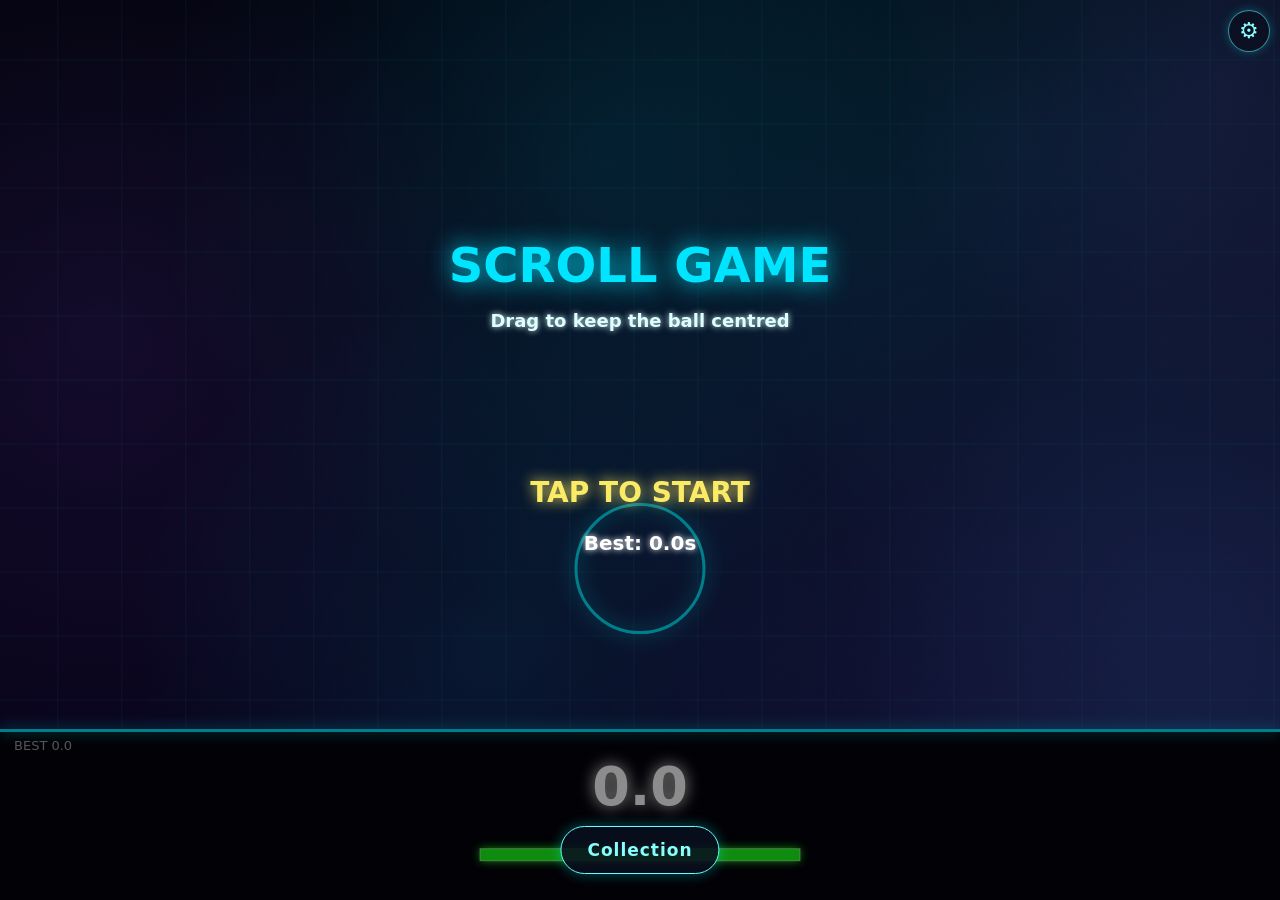
<file: index.html>
<!doctype html>
<html lang="en"><head><meta charset="utf-8"><meta name="viewport" content="width=device-width,initial-scale=1">
<title>Scroll Game</title><meta http-equiv="refresh" content="0; url=prototype/">
<style>body{background:#0a0614;color:#7ff;font-family:sans-serif;padding:16px}</style></head>
<body><a href="prototype/">Play the prototype</a></body></html>
</file>
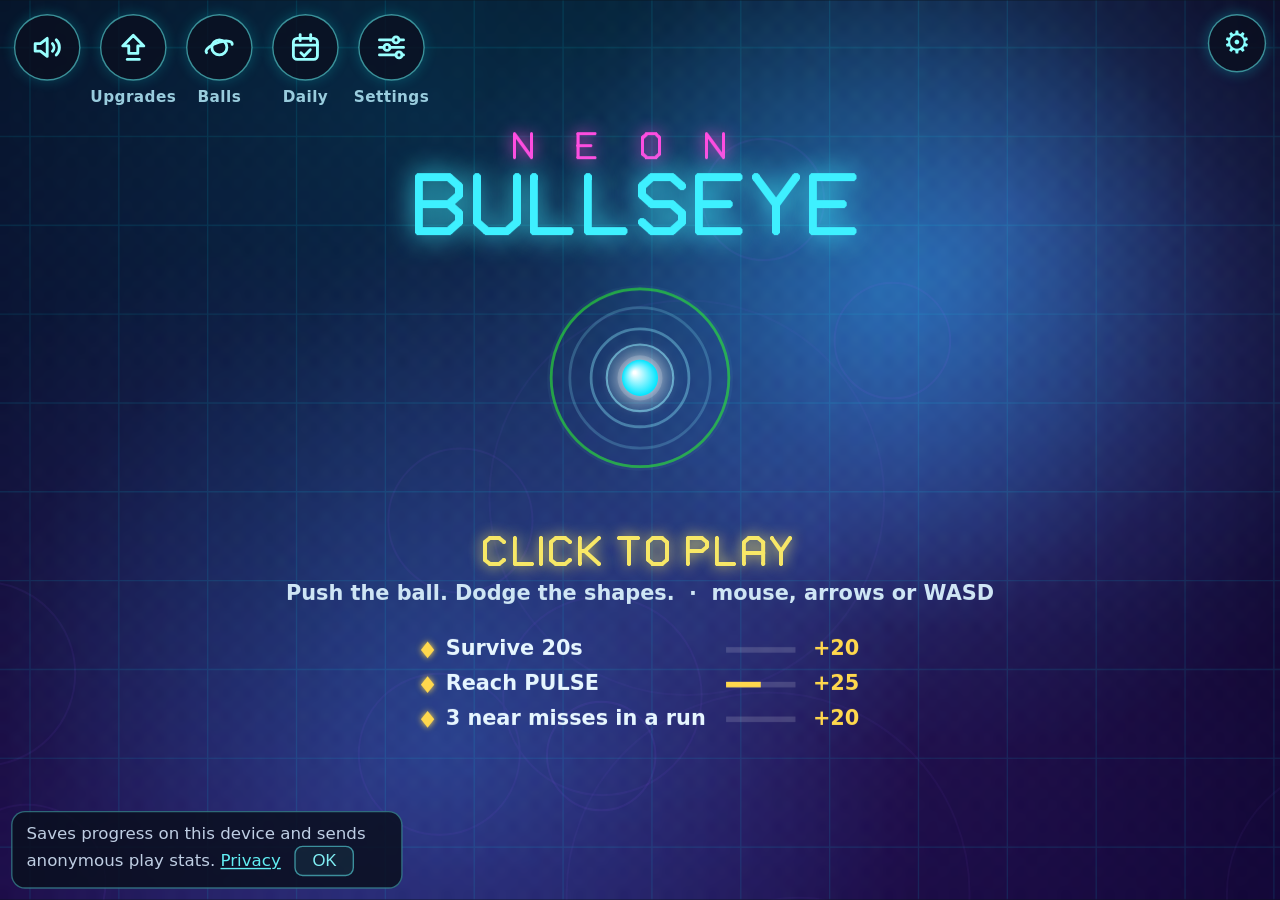
<file: play/index.html>
<!DOCTYPE html>
<html lang="en">
<head>
<meta charset="utf-8">
<meta name="viewport" content="width=device-width, initial-scale=1, maximum-scale=1, user-scalable=no, viewport-fit=cover">
<meta name="apple-mobile-web-app-capable" content="yes">
<title>Neon Bullseye</title>
<style>
@font-face { font-family:"NB Display"; src:url([data-uri]) format("woff"); font-display:block; }
  html, body { margin:0; padding:0; height:100%; background:#05030d; overflow:hidden;
    touch-action:none; overscroll-behavior:none; -webkit-user-select:none; -moz-user-select:none; -ms-user-select:none; user-select:none;
    -webkit-touch-callout:none; -webkit-tap-highlight-color:transparent;
    font-family: system-ui, -apple-system, "Segoe UI", Roboto, "Helvetica Neue", sans-serif; color:#dff; }
  #c { position:absolute; inset:0; width:100%; height:100%; display:block; touch-action:none; }
  #gear { position:absolute; top:max(10px, 0px); right:10px; width:42px; height:42px;
    border-radius:50%; border:1px solid #6ff8; background:#0a1020cc; color:#8ff; font-size:22px;
    line-height:40px; text-align:center; padding:0; cursor:pointer; z-index:5; box-shadow:0 0 10px #0ff4; }
  #panel { position:absolute; inset:0; background:#05030dee; z-index:4; display:none; overflow-y:auto;
    padding:60px 18px 24px; box-sizing:border-box; touch-action:pan-y; }
  #panel.open { display:block; }
  #panel h2 { margin:0 0 12px; color:#6ff; letter-spacing:2px; font-size:18px; }
  .row { margin:10px 0; font-size:14px; }
  .row label { display:flex; justify-content:space-between; color:#bdf; }
  .row b { color:#ff6; font-weight:normal; }
  .row input { width:100%; margin:4px 0 0; accent-color:#0ff; }
  #panel button.reset { margin-top:14px; padding:10px 16px; background:#201030; color:#f8f;
    border:1px solid #f8f8; border-radius:6px; font-size:15px; }
  #panel .hint { color:#889; font-size:12px; margin-top:10px; }
  #coll { position:absolute; inset:0; z-index:6; background:linear-gradient(#06061a,#14083a); display:none;
    flex-direction:column; padding:max(12px, 0px) 16px 0; box-sizing:border-box; }
  #coll.open { display:flex; }
  .chead { display:flex; align-items:center; gap:12px; margin-bottom:10px; }
  .chead h2 { margin:0; color:#6ff; letter-spacing:2px; font-size:18px; }
  #collBack { min-height:44px; padding:0 16px; border-radius:10px; border:1px solid #f8f8; background:#201030; color:#f8f;
    font:bold 16px var(--ui); cursor:pointer; }
  #tabs { display:flex; gap:10px; margin-bottom:12px; }
  #tabs button { flex:1; min-height:46px; border-radius:10px; border:1px solid #6ff6; background:#0a1020; color:#9cd;
    font:bold 16px var(--ui); cursor:pointer; }
  #tabs button.on { background:#0e3a4a; color:#fff; border-color:#6ff; box-shadow:0 0 10px #0ff5; }
  #grid { flex:1; overflow-y:auto; touch-action:pan-y; display:grid; grid-template-columns:1fr 1fr; gap:12px;
    align-content:start; grid-auto-rows:min-content; padding-bottom:max(20px, 0px); }
  .tile { min-height:132px; border-radius:14px; border:1px solid #6ff4; background:#0a1020cc; color:#dff; padding:8px;
    display:flex; flex-direction:column; align-items:center; gap:4px; font-family:inherit; cursor:pointer; }
  .tile.sel { border-color:#7fff9a; box-shadow:0 0 12px #5f8a; }
  .tile .pv { position:relative; width:100%; height:76px; }
  .tile canvas { width:100%; height:76px; display:block; }
  .tile.locked canvas { filter:brightness(0) drop-shadow(0 0 5px #6ff) drop-shadow(0 0 10px #6ff8); opacity:.9; }
  .tile.locked { border-style:dashed; } .tile .st.need { color:#ffd84d; text-align:center; }
  .tile .lock { position:absolute; left:50%; top:50%; width:26px; height:26px; margin:-13px 0 0 -13px; }
  .tile .nm { font-weight:bold; font-size:15px; }
  .tile.locked .nm { color:#889; }
  .tile .st { font-size:12px; color:#8ab; }
  .tile.sel .st { color:#7fff9a; font-weight:bold; }
  #telToggle { width:auto; margin:0; transform:scale(1.4); }
  #telStat { color:#889; font-size:12px; margin-top:4px; }
    display:none; flex-direction:column; align-items:center; gap:6px; }
    font-size:34px; line-height:1; padding:0; cursor:pointer; }

  /* Fixed logical stage (STAGE_W x STAGE_H), scaled to fit and letterboxed. --s = current scale. */
  html, body { background: radial-gradient(ellipse at center, #120a2a 0%, #05030d 70%); }
  #stage { --ui: system-ui, -apple-system, "Segoe UI", Roboto, "Helvetica Neue", sans-serif; --disp: "NB Display", var(--ui); position:fixed; left:0; top:0; width:450px; height:648px; transform-origin:0 0; overflow:hidden; background:#05030d; --s:1; }
  /* keep small DOM text >= ~12 screen px when the stage is scaled down */
  .tile .st, .tile .nm, #telStat, #panel .hint, .row { font-size:max(12px, calc(12px / var(--s))); }

  #tabs { gap:6px; } #tabs button { font-size:13px; padding:0 2px; display:flex; flex-direction:column; align-items:center; justify-content:center; gap:1px; line-height:1.15; }
  #tabs .ti { font-size:17px; } #tabs .tl { font-size:max(12px, calc(12px / var(--s))); }
  .mhead { grid-column:1/-1; display:flex; justify-content:space-between; align-items:center; color:#dff; font-size:16px; padding:2px 4px; }
  .mhead b { color:#ffd84d; } .mhead span:last-child i { display:inline-block; vertical-align:middle; height:8px; width:0; max-width:90px; background:#6ff; margin-left:8px; border-radius:4px; }
  .mrow { grid-column:1/-1; display:flex; align-items:center; gap:10px; border:1px solid #6ff4; background:#0a1020cc; border-radius:14px; padding:10px 12px; color:#dff; }
  .mrow .tx { flex:1; } .mrow b { display:block; font-size:16px; } .mrow small { color:#8ab; font-size:max(13px, calc(12px / var(--s))); } .mrow em { display:block; font-style:normal; color:#7fff9a; letter-spacing:2px; font-size:12px; } .mrow em s { text-decoration:none; color:#345; }
  .mrow button { min-height:44px; min-width:84px; border-radius:10px; border:1px solid #7fff9a; background:#0e3a4a; color:#fff; font:bold 15px var(--ui); cursor:pointer; }
  .mrow button:disabled { opacity:.45; border-color:#6ff4; cursor:default; } .mrow.done { border-color:#7fff9a; }

  /* top icon rail: inline SVG icons, labelled on the menu screens */
  #rail { position:absolute; top:10px; left:10px; display:flex; gap:14px; z-index:5; align-items:flex-start; }
  #rail button { position:relative; width:48px; height:48px; border-radius:50%; border:1.5px solid #6ff8; background:#0a1020cc; color:#9ff; padding:0; cursor:pointer; box-shadow:0 0 10px #0ff3; }
  #rail svg { width:26px; height:26px; display:block; margin:auto; fill:none; stroke:currentColor; stroke-width:1.9; stroke-linecap:round; stroke-linejoin:round; }
  #rail button span { position:absolute; left:50%; top:52px; transform:translateX(-50%); font:600 max(11px, calc(12px / var(--s))) var(--ui); color:#9cd; letter-spacing:.3px; white-space:nowrap; pointer-events:none; }
  #rail button:hover { border-color:#6ff; color:#fff; }
  #mute .off { display:none; } #mute.off .on { display:none; } #mute.off .off { display:inline; } #mute.off { color:#789; }
  #rail .dot { position:absolute; top:-2px; right:-2px; width:13px; height:13px; border-radius:50%; background:#ffd84d; border:2px solid #0a1020; box-shadow:0 0 8px #fd4; display:none; }
  #rail .dot.on { display:block; }
  #stage[data-st=play] #rail .rb:not(.keep) { display:none; }
  #rail #rPause { display:none; } #stage[data-st=play] #rail #rPause { display:block; }

  .mrow svg.up { flex:none; width:56px; height:40px; }
  .cal { grid-column:1/-1; display:grid; grid-template-columns:repeat(6,1fr); gap:5px; }
  .cal .dc { border:1px solid #6ff4; background:#0a1020cc; border-radius:10px; padding:5px 2px; text-align:center; color:#8ab; }
  .cal .dc small { display:block; font-size:max(11px, calc(11px / var(--s))); } .cal .dc b { font-size:14px; color:#dff; }
  .cal .dc.past { border-color:#7fff9a88; } .cal .dc.past b { color:#7fff9a; }
  .cal .dc.today { border-color:#ffd84d; box-shadow:0 0 12px #fd48; } .cal .dc.today b { color:#ffd84d; }
  .cal .dc.big { grid-column:1/-1; padding:9px; border-color:#ff8ae6aa; } .cal .dc.big b { font-size:20px; } .cal .dc.big em { display:block; font-style:normal; font-size:12px; letter-spacing:2px; color:#ff8ae6; }

  /* game-over DOM buttons (positions follow the canvas layout; --oy centres the block on tall fields) */
  @keyframes fin { from { opacity:0; } to { opacity:1; } }
  #retry, #goUp { position:absolute; left:50%; transform:translateX(-50%); display:none; z-index:3; cursor:pointer; font-family:var(--disp); color:#fff; }
  #retry.show, #goUp.show { display:block; animation:fin .3s; }
  #retry { top:calc(498px + var(--oy, 0px)); width:280px; height:64px; border-radius:32px; border:2px solid #dff; background:linear-gradient(#19c8dc,#0b7f9c); font-size:28px; letter-spacing:3px; box-shadow:0 0 26px #0ff7; text-shadow:0 1px 0 #0468; }
  #retry:hover { filter:brightness(1.12); }
  #goUp { top:calc(428px + var(--oy, 0px)); min-width:280px; height:50px; padding:0 22px; border-radius:25px; border:1.5px solid #ffd84d; background:#2a2208ee; color:#ffd84d; font-size:16px; letter-spacing:1.5px; box-shadow:0 0 16px #fd45; white-space:nowrap; }
  #goUp:hover { background:#3a300cee; }

  /* settings + streak sheets */
  #settings, #streak { position:absolute; inset:0; z-index:7; background:#05030dd9; display:none; align-items:center; justify-content:center; }
  #settings.open, #streak.open { display:flex; }
  .card { width:366px; box-sizing:border-box; padding:16px; border-radius:18px; border:1px solid #6ff8; background:linear-gradient(#0c1030,#160a3c); box-shadow:0 0 30px #0ff3; display:flex; flex-direction:column; gap:10px; }
  .card h2 { margin:0; color:#6ff; letter-spacing:2px; font-size:18px; text-align:center; }
  .card p { margin:0; text-align:center; color:#dff; font-size:15px; }
  .card .mrow { grid-column:auto; }
  .card button.big { min-height:48px; border-radius:12px; border:1px solid #6ff; background:#0e3a4a; color:#fff; font:bold 17px var(--ui); cursor:pointer; }

  /* wide screens: neon letterbox + side panels (the 450x800 stage is unchanged) */
  body::before { content:""; position:fixed; inset:0; pointer-events:none; background-image:linear-gradient(#6ff1 1px, transparent 1px), linear-gradient(90deg, #6ff1 1px, transparent 1px); background-size:64px 64px; -webkit-mask-image:radial-gradient(ellipse at center, #000 5%, transparent 75%); mask-image:radial-gradient(ellipse at center, #000 5%, transparent 75%); }
  #stage { box-shadow:0 0 0 1px #6ff5, 0 0 70px #0ff3, 0 0 160px #a3f2; }

  #pw { position:absolute; left:8px; top:170px; display:none; flex-direction:column; gap:14px; z-index:3; }
  #pw.r { left:auto; right:8px; }
  #pw button { position:relative; width:58px; height:58px; border-radius:50%; border:1px solid #6ff; background:#0a1020dd; color:#8ff; font-size:30px; line-height:1; padding:0; overflow:hidden; cursor:pointer; box-shadow:0 0 12px #0ff5; }
  #pw button span { position:relative; z-index:1; } #pw button i { position:absolute; left:0; right:0; bottom:0; height:0; background:#000a; }
  #pw button.cd { color:#567; border-color:#6ff4; box-shadow:none; } #pw kbd { position:absolute; z-index:1; right:7px; bottom:3px; font:bold 11px sans-serif; color:#ffd84d; }

#priv { position:absolute; left:8px; bottom:8px; width:260px; z-index:6; display:none; background:#0a1020ee; border:1px solid #6ff6; border-radius:10px; padding:8px 10px; font:max(12px, calc(12px / var(--s)))/1.3 var(--ui); color:#cde; opacity:.92; }
#stage[data-st=play] #priv { display:none !important; }
#priv a { color:#6ff; } #priv button { margin-left:6px; padding:3px 12px; border-radius:6px; border:1px solid #6ff8; background:#123; color:#8ff; font-size:inherit; cursor:pointer; }

#safe { position:fixed; visibility:hidden; pointer-events:none; padding:env(safe-area-inset-top, 0px) env(safe-area-inset-right, 0px) env(safe-area-inset-bottom, 0px) env(safe-area-inset-left, 0px); }
/* wide field: keep sheets and the collection at a readable column width */
#coll { align-items:center; } #coll > * { width:100%; max-width:560px; box-sizing:border-box; }
/* display face on headings and primary buttons; one button style */
.chead h2, .card h2, #panel h2 { font-family:var(--disp); font-weight:normal; letter-spacing:2px; }
.card button.big, .mrow button, #collBack, #tabs button .tl { font-family:var(--disp); font-weight:normal; letter-spacing:1px; }
.mrow button { font-size:14px; } .card button.big { font-size:17px; }
#collBack { border-color:#6ff8; background:#0e3a4a; color:#fff; font-size:14px; }
.cal .dc small { font-size:max(11px, calc(12px / var(--s))); } .cal .dc b { font-size:max(14px, calc(12px / var(--s))); }
.tile.can { border-style:solid; border-color:#ffd84d; box-shadow:0 0 10px #fd45; } .tile.can .st.need { font-weight:bold; }
.tile { font-family:var(--ui); } .tile .nm { font-family:var(--disp); font-weight:normal; font-size:max(13px, calc(12px / var(--s))); letter-spacing:.5px; }
.mhead.sub { color:#9cd; font-size:max(12px, calc(12px / var(--s))); margin-top:6px; } .mhead.sub span:first-child { font-family:var(--disp); color:#6ff; letter-spacing:1.5px; }
#stage.wide #grid { grid-template-columns:repeat(3, 1fr); }

</style>
</head>
<body>
<div id="stage">
<canvas id="c"></canvas>
<div id="pw"></div>
<div id="rail">
  <button id="mute" class="keep" aria-label="Sound"><svg viewBox="0 0 24 24" aria-hidden="true"><path d="M4 9.5h3.5L12 6v12l-4.5-3.5H4z"/><path class="on" d="M15.5 9.5a3.6 3.6 0 0 1 0 5M18 7a7 7 0 0 1 0 10"/><path class="off" d="M16 9.5l5 5M21 9.5l-5 5"/></svg></button>
  <button id="rShop" class="rb" aria-label="Upgrades"><svg viewBox="0 0 24 24" aria-hidden="true"><path d="M12 4l7 7h-4v5H9v-5H5z"/><path d="M8 20h8"/></svg><i class="dot"></i><span>Upgrades</span></button>
  <button id="rCol" class="rb" aria-label="Balls and trails"><svg viewBox="0 0 24 24" aria-hidden="true"><circle cx="12" cy="12" r="5"/><path d="M3.5 15.5c-1.5-2 3-5.5 8.5-7s9-.5 8.500 1.500"/></svg><i class="dot"></i><span>Balls</span></button>
  <button id="rDaily" class="rb" aria-label="Daily rewards"><svg viewBox="0 0 24 24" aria-hidden="true"><rect x="4" y="6" width="16" height="14" rx="2.500"/><path d="M4 10.500h16M8.500 3.500v4M15.500 3.500v4M9 15.500l2.200 2.200 4-4.200"/></svg><i class="dot"></i><span>Daily</span></button>
  <button id="rSet" class="rb" aria-label="Settings"><svg viewBox="0 0 24 24" aria-hidden="true"><path d="M4 7h9M17 7h3M4 12h3M11 12h9M4 17h11M19 17h1"/><circle cx="15" cy="7" r="2"/><circle cx="9" cy="12" r="2"/><circle cx="17" cy="17" r="2"/></svg><span>Settings</span></button>
  <button id="rPause" class="rb keep" aria-label="Pause"><svg viewBox="0 0 24 24" aria-hidden="true"><path d="M8.500 5.500v13M15.500 5.500v13"/></svg></button>
</div>
<button id="goUp"></button>
<button id="retry">RETRY</button>
<div id="settings"><div class="card"><h2>SETTINGS</h2>
  <div class="mrow"><div class="tx"><b>Reduce motion</b><small>No screen shake, flashes or slow-mo</small></div><button id="setRm"></button></div>
  <div class="mrow"><div class="tx"><b>Left-handed</b><small>Power-up buttons on the right edge</small></div><button id="setLefty"></button></div>
  <button id="setClose" class="big">Close</button></div></div>
<div id="streak"><div class="card"><h2>DAILY STREAK</h2><div class="cal" id="stDays"></div><p id="stTxt"></p><button id="stOk" class="big">Nice!</button></div></div>
<div id="priv">Saves progress on this device and sends anonymous play stats. <a href="privacy.html" target="_blank" rel="noopener">Privacy</a> <button id="privOk">OK</button></div>
<button id="gear" aria-label="Tuning">&#9881;</button>
<div id="panel"><h2>TUNING</h2><div id="rows"></div>
  <div class="row"><label><span>Send stats</span><input type="checkbox" id="telToggle"></label><div id="telStat"></div></div>
  <button class="reset" id="reset">Reset defaults</button>
  <button class="reset" id="unlockAll">Unlock all (testing)</button>
  <button class="reset" id="resetUnlocks">Reset unlocks</button>
  <div class="hint">Changes apply live. Tap the gear to close and resume.</div></div>
<div id="coll"><div class="chead"><button id="collBack">&larr; Back</button><h2 id="collTitle">COLLECTION</h2></div>
  <div id="tabs"><button data-k="balls"></button><button data-k="trails"></button><button data-k="themes"></button><button data-k="upgrades"></button><button data-k="daily"></button></div>
  <div id="grid"></div></div>
</div>
<div id="safe"></div>

<script>
"use strict";
const BUILD = {"target":"web","devUI":true,"telemetry":true};
// Platform adapter. 'web' = no-ops + localStorage. 'crazygames' = SDK v3 (Basic Launch: init + gameplayStart/Stop only; no ads).
const _cg = () => { try { return BUILD.target === 'crazygames' && window.CrazyGames && window.CrazyGames.SDK; } catch (e) { return null; } };
const PLATFORM = {
  name: BUILD.target,
  locale: (navigator.language || 'en').slice(0, 2),
  ready: false,
  init() { const s = _cg(); if (!s) return; try { Promise.resolve(s.init()).then(() => { PLATFORM.ready = true; try { s.game.loadingStart(); s.game.loadingStop(); if (PLATFORM.playing) s.game.gameplayStart(); } catch (e) {} }).catch(() => {}); } catch (e) {} },
  playing: false,
  gameplayStart() { PLATFORM.playing = true; const s = _cg(); if (s && PLATFORM.ready) try { s.game.gameplayStart(); } catch (e) {} },
  gameplayStop() { PLATFORM.playing = false; const s = _cg(); if (s && PLATFORM.ready) try { s.game.gameplayStop(); } catch (e) {} },
  adBreak(done) { done(); },                      // Full Launch only: midgame ad after game over; always continues if no fill
};
PLATFORM.init();

const TELEMETRY = { url: 'https://ahbfawcyytdrmmxepxjy.supabase.co/rest/v1/runs', key: 'sb_publishable_pWDVpRghWtIJLmDtPlQqag_lGzBQU3x', enabled: BUILD.telemetry && !/[?&]notel=1/.test(location.search) };
const GAME_VERSION = '1.0.2' + (BUILD.target === 'web' ? '' : '+' + BUILD.target);
// ============================================================
// CONFIG: fixed constants + tunable params (exposed in panel)
// ============================================================
const CONFIG = {
  ballRadius: 13,
  ringRadius: 64,          // visual target ring radius
  startHealth: 100,
  step: 1 / 120,           // fixed physics timestep (s)
  maxFrame: 0.1,           // dt clamp (s)
  edgeLossBase: 1.0,
  edgeBase: 4.5,           // edge-loss base rate (independent of the distance-loss slider)       // edge loss = tuned lossRate*edgeMult*edgeLossBase per s
  stageNames: ['CALM', 'PULSE', 'HEAT', 'REDLINE', 'TOXIC', 'SOLAR', 'VOID', 'BULLSEYE'],
  stageSeconds: 30,        // seconds (at ramp 1) per background stage
  // Fixed force scalings (the sliders multiply these)
  repulsionUnit: 1.0,      // accel per px beyond sweet spot, per slider unit
  driftUnit: 20,           // px/s^2 per slider unit
  // Palette stages: [bgA, bgB, accent1, accent2, obstacleColour]
  palettes: [
    ['#06061a', '#14083a', '#00e5ff', '#9b5cff', '#2bd9ff'],
    ['#12041f', '#2a0640', '#ff2bd6', '#7a5cff', '#ff4de0'],
    ['#1c0407', '#3a0a0a', '#ff3b30', '#ff9a1f', '#ff6a2b'],
    ['#2a0000', '#000000', '#ff1a1a', '#ffee00', '#ffffff'],
    ['#00141a', '#001f1a', '#00ffa3', '#00c2ff', '#7dffd4'],
    ['#1a1200', '#2e1a00', '#ffb300', '#ff5e00', '#ffd966'],
    ['#10001f', '#05000d', '#c200ff', '#00f0ff', '#f0b3ff'],
    ['#000000', '#1a0010', '#ffffff', '#ff0066', '#ff0066']
  ],
  // Tunables: key -> [default, min, max, step, label]
  tune: {
    sweet:   [24,  8,  60, 1,    'Sweet spot radius'],
    repel:   [4.5, 0,  14, 0.1,  'Repulsion strength'],
    pull:    [0.35, 0, 2,  0.05, 'Centre pull'],
    up:      [22,  0, 120, 1,    'Upward bias'],
    drift:   [3.0, 0, 10,  0.1,  'Random drift strength'],
    damp:    [1.3, 0.2, 4, 0.05, 'Damping'],
    loss:    [0,   0, 20,  0.1,  'Distance health loss rate (0 = off)'],
    hit:     [5,   0, 40,  0.5,  'Obstacle hit damage'],
    edge:    [4,   1, 15,  0.5,  'Edge damage multiplier'],
    spawn:   [1.0, 0.2, 4, 0.05, 'Obstacle spawn rate'],
    ramp:    [1.0, 0, 3,   0.05, 'Difficulty ramp speed'],
    maxSpeed:[450, 100, 2000, 10, 'Max ball speed (px/s)'],
    bounce:  [0.8, 0.3, 1.2, 0.05, 'Edge bounciness'],
    kick:    [70,  0, 300, 5,    'Edge kick (min inward px/s)']
  }
};
const STORE_BEST = 'scrollgame.best', STORE_TUNE = 'scrollgame.tune2';

// Tunable values (live)
const T = {};
for (const k in CONFIG.tune) T[k] = CONFIG.tune[k][0];
function lsGet(k) { try { return localStorage.getItem(k); } catch (e) { return null; } }
function lsSet(k, v) { try { localStorage.setItem(k, v); } catch (e) {} }
(function loadTune() {
  try {
    const s = JSON.parse(lsGet(STORE_TUNE) || '{}');
    for (const k in T) if (typeof s[k] === 'number' && isFinite(s[k])) T[k] = s[k];
  } catch (e) {}
})();

// ============================================================

// Canvas + sizing
// ============================================================
const canvas = document.getElementById('c');
const ctx = canvas.getContext('2d');
// Logical play field. Height 648 with width 450..1152 on landscape frames (fills 16:9), width 450 with height 648..800 on portrait.
// Physics units are the same everywhere; obstacle density is normalised by fieldK() (04-sim.js).
// Render quality steps (canvas resolution multiplier). 99-main.js steps down when frames stay slow; step 2 also drops glows.
const QUALITY = [1, 0.75, 0.58];
const START_Y = 0.42;   // ring/ball start height (fraction of the field)
const REF_W = 450, REF_H = 648, MAX_W = 1152, MAX_H = 800;
let W = REF_W, H = REF_H, DPR = 1, SCALE = 1, RS = 1, PH = REF_H, FH = 0, SAFE = { t: 0, r: 0, b: 0, l: 0 }; // PH = play-area height (footer starts at y=PH); RS = DPR*SCALE
const stageEl = document.getElementById('stage');
function fieldFor(vw, vh) {
  const a = vw / Math.max(1, vh);
  return a >= REF_W / REF_H ? { w: Math.round(clamp(REF_H * a, REF_W, MAX_W)), h: REF_H } : { w: REF_W, h: Math.round(clamp(REF_W / a, REF_H, MAX_H)) };
}
function safeInsets() { // env(safe-area-inset-*) via a probe element (CrazyGames app runs fullscreen under notches)
  try { const cs = getComputedStyle(document.getElementById('safe')); return { t: parseFloat(cs.paddingTop) || 0, r: parseFloat(cs.paddingRight) || 0, b: parseFloat(cs.paddingBottom) || 0, l: parseFloat(cs.paddingLeft) || 0 }; } catch (e) { return { t: 0, r: 0, b: 0, l: 0 }; }
}
function resize() {
  DPR = Math.min(window.devicePixelRatio || 1, 2);
  SAFE = safeInsets();
  const vw = Math.max(50, window.innerWidth - SAFE.l - SAFE.r), vh = Math.max(50, window.innerHeight - SAFE.t - SAFE.b);
  const f = fieldFor(vw, vh); W = f.w; H = f.h; PH = H; FH = 0;
  SCALE = Math.min(vw / W, vh / H);
  RS = Math.min(DPR * SCALE, 1920 / W, 1920 / H) * QUALITY[game.q || 0];   // backing store: at most 1920 px on the long side, scaled down further in low-effects modes
  stageEl.style.width = W + 'px'; stageEl.style.height = H + 'px';
  stageEl.style.transform = 'translate(' + (SAFE.l + (vw - W * SCALE) / 2) + 'px,' + (SAFE.t + (vh - H * SCALE) / 2) + 'px) scale(' + SCALE + ')';
  stageEl.style.setProperty('--s', SCALE); stageEl.style.setProperty('--oy', Math.round((H - REF_H) / 2) + 'px'); stageEl.classList.toggle('wide', W > 700);
  canvas.width = Math.round(W * RS); canvas.height = Math.round(H * RS);
  ctx.setTransform(RS, 0, 0, RS, 0, 0);
  if (game.target) { game.target.x = clamp(game.target.x, 0, W); game.target.y = clamp(game.target.y, 0, PH); }
  if (game.ball) { game.ball.x = clamp(game.ball.x, game.ball.r, W - game.ball.r); game.ball.y = clamp(game.ball.y, game.ball.r, PH - game.ball.r); }
  if (game.state !== 'play' && game.ball && game.target) { game.target.x = game.ball.x = W / 2; game.target.y = game.ball.y = PH * START_Y; }
}
window.addEventListener('resize', resize);
window.addEventListener('orientationchange', resize);

// ============================================================
// Helpers
// ============================================================
const clamp = (v, a, b) => Math.max(a, Math.min(b, v));
const lerp = (a, b, t) => a + (b - a) * t;
const rand = (a, b) => a + Math.random() * (b - a);            // cosmetic randomness only
let _seed = (Math.random() * 4294967296) >>> 0;                 // simulation RNG (mulberry32): seedable for deterministic tests
function seedSim(s) { _seed = s >>> 0; }
function srng() { _seed = (_seed + 0x6D2B79F5) >>> 0; let t = _seed; t = Math.imul(t ^ (t >>> 15), t | 1); t ^= t + Math.imul(t ^ (t >>> 7), t | 61); return ((t ^ (t >>> 14)) >>> 0) / 4294967296; }
const srand = (a, b) => a + srng() * (b - a);
function hex2rgb(h) { return [parseInt(h.slice(1, 3), 16), parseInt(h.slice(3, 5), 16), parseInt(h.slice(5, 7), 16)]; }
function mixHex(a, b, t) {
  const A = hex2rgb(a), B = hex2rgb(b);
  return 'rgb(' + A.map((v, i) => Math.round(lerp(v, B[i], t))).join(',') + ')';
}
function rgba(h, a) { const c = hex2rgb(h); return 'rgba(' + c[0] + ',' + c[1] + ',' + c[2] + ',' + a + ')'; }
// Palette (smoothly interpolated) for a fractional stage value
function palette(stageF) {
  const P = CONFIG.palettes, i = Math.min(P.length - 1, Math.floor(stageF)), j = Math.min(P.length - 1, i + 1);
  const t = clamp(stageF - i, 0, 1), s = t * t * (3 - 2 * t);
  const out = P[i].map((c, n) => mixHex(c, P[j][n], s)).map(rgbToHex);
  const th = typeof selItem === 'function' ? selItem('themes') : null;
  return th && th.fx ? out.map(c => themeColor(c, th.fx)) : out;
}
// Background themes (cosmetic): fx = [hue shift in degrees, saturation multiplier] applied to every stage palette
function themeColor(hex, fx) {
  const m = hex2rgb(hex).map(v => v / 255), mx = Math.max(...m), mn = Math.min(...m), l = (mx + mn) / 2, d = mx - mn;
  let h = 0, s = 0;
  if (d > 1e-6) { s = d / (1 - Math.abs(2 * l - 1)); h = mx === m[0] ? ((m[1] - m[2]) / d) % 6 : mx === m[1] ? (m[2] - m[0]) / d + 2 : (m[0] - m[1]) / d + 4; h *= 60; }
  h = ((h + fx[0]) % 360 + 360) % 360; s = clamp(s * fx[1], 0, 1);
  const c = (1 - Math.abs(2 * l - 1)) * s, x = c * (1 - Math.abs((h / 60) % 2 - 1)), k = l - c / 2, r = h < 60 ? [c, x, 0] : h < 120 ? [x, c, 0] : h < 180 ? [0, c, x] : h < 240 ? [0, x, c] : h < 300 ? [x, 0, c] : [c, 0, x];
  return '#' + r.map(v => Math.round((v + k) * 255).toString(16).padStart(2, '0')).join('');
}
function rgbToHex(s) {
  const m = s.match(/\d+/g).map(Number);
  return '#' + m.map(v => v.toString(16).padStart(2, '0')).join('');
}

// ============================================================
// Game state
// ============================================================
const game = {
  state: 'start',            // start | play | over
  q: 0, lowFx: false, paused: false, resumeT: 0,  // visibility/panel pause; resumeT > 0 = 3-2-1 countdown before play continues
  t: 0,                      // survival time
  health: CONFIG.startHealth, maxHealth: CONFIG.startHealth, runSum: null,
  best: parseFloat(lsGet(STORE_BEST)) || 0,
  newBest: false,
  ball: null, target: null, obstacles: [], trailSt: null, unlockedNow: [], dirX: 0, dirY: -1,
  drift: { x: 0, y: 0, tx: 0, ty: 0, timer: 0 },
  spawnTimer: 1.5,
  shake: 0, flash: 0, edgeTouch: false,
  overAt: 0, acc: 0,
  bgT: 0, bgOff: { x: 0, y: 0 }, blobs: [],
  stats: { nearMiss: 0, bonusShards: 0, sweetTime: 0, hits: 0, stageMax: 0, milestones: 0, clean: 0, cleanMax: 0 },
  shield: 0, safeUntil: 0, hold: false, holdT: 0, holdMove: 0, hitStop: 0, slowMo: 0,     // frame-time seconds (cosmetic pacing; never affects sim results)
  reduceMotion: lsGet('scrollgame.rm') === '1',
  tutorial: '', tutGoals: null, tutSpawnAt: -1, breatherUntil: 0, stageSeen: 0, bestPassed: false, prevBest: 0, msDone: 0,
  mouseGoal: null, tutRun: false
};
game.stageName = () => CONFIG.stageNames[Math.min(7, Math.floor(game.stageF()))];
game.stageF = () => game.state === 'play' || game.state === 'over' ? diffTime() / CONFIG.stageSeconds : 0.0;
// Effective "difficulty time" (seconds scaled by ramp speed)
// First-run easing: runs 1-2 ramp slower so new players reach the 60s mark
function easeF() { const r = typeof prog !== 'undefined' ? prog.runs : 9; return r < 1 ? 0.6 : r < 2 ? 0.75 : r < 4 ? 0.9 : 1; }
function diffTime() { return game.t * T.ramp * easeF(); }
// Difficulty level: 0 at start, ~1 at 60s with ramp 1
function level() { return diffTime() / 60; }

function initBlobs() {
  game.blobs = [];
  for (let i = 0; i < 7; i++) game.blobs.push({ x: Math.random(), y: Math.random(), r: rand(0.25, 0.6),
    vx: rand(-0.02, 0.02), vy: rand(-0.02, 0.02), c: i % 2 });
}
initBlobs();

function resetRun() {
  game.pw = newPw(); game.pwUsed = 0; MOD.sweetTemp = 0; MOD.calm = 1; game.t = 0; game.maxHealth = CONFIG.startHealth * MOD.hp; game.health = game.maxHealth; game.newBest = false;
  game.stats = { nearMiss: 0, bonusShards: 0, sweetTime: 0, hits: 0, stageMax: 0, milestones: 0, clean: 0, cleanMax: 0 };
  game.shield = typeof prog !== 'undefined' && prog.runs < SHIELD_RUNS ? 1 : 0; game.safeUntil = 0; game.hold = true; game.holdT = 0; game.holdMove = 0; game.tutGoals = null; game.hitStop = 0; game.slowMo = 0; game.tutorial = ''; game.tutSpawnAt = -1; game.breatherUntil = 0; game.stageSeen = 0;
  game.bestPassed = false; game.prevBest = game.best; game.msDone = 0; game.mouseGoal = null; game.tutRun = typeof prog !== 'undefined' && prog.runs === 0;
  game.obstacles = []; game.trailSt = newTrailSt(); game.unlockedNow = []; game.spawnTimer = 1.5;
  game.shake = 0; game.flash = 0; game.acc = 0;
  game.paused = false; game.resumeT = 0;
  game.target = { x: W / 2, y: PH * START_Y };
  game.ball = { x: W / 2, y: PH * START_Y, vx: 0, vy: 0, r: CONFIG.ballRadius };
  game.drift = { x: 0, y: 0, tx: 0, ty: 0, timer: 0 };
}
function fxe(type, data) { if (typeof fxEvent === 'function') fxEvent(type, data || {}); }
function startRun() {
  meta.notice = []; meta.pending = null; telRunStart(); resetRun(); game.state = 'play'; telBegin(); PLATFORM.gameplayStart(); Audio_.sfx('start'); Audio_.music(true);
  fxe('start');
}
function endRun() {
  fxe('death', { x: game.ball ? game.ball.x : 0, y: game.ball ? game.ball.y : 0 });
  game.tutorial = ''; game.hitStop = 0;
  game.state = 'over'; game.overAt = performance.now(); PLATFORM.gameplayStop(); Audio_.music(false); Audio_.sfx('over');
  const s = game.t;
  if (s > game.best) { game.best = s; game.newBest = true; lsSet(STORE_BEST, String(s)); }
  game.unlockedNow = recordRun(s); game.runSum = metaOnRunEnd(s, game.newBest); if (game.unlockedNow.length || game.runSum.lines.length) setTimeout(() => Audio_.sfx('unlock'), 500);
  telEnd();
}


// ============================================================
// Input (relative drag)
// ============================================================
let drag = null; // {id, x, y}
function onDown(e) {
  if (e.target !== canvas) return;
  e.preventDefault();
  Audio_.unlock(); telTouch(); lastPtr = e.pointerType === 'touch' ? 'touch' : 'mouse';
  if (panelOpen || collOpen) return;
  if (game.paused) { resumeGame(); return; }
  if (game.state === 'start') { startRun(); }
  else if (game.state === 'over') {
    if (performance.now() - game.overAt > 300) startRun(); else return;
  }
  if (e.pointerType === 'mouse') mouseFollow(e);
  drag = { id: e.pointerId, x: e.clientX, y: e.clientY };
  try { canvas.setPointerCapture(e.pointerId); } catch (err) {}
}
function resumeGame() { if (!game.paused || game.resumeT > 0) return; game.resumeT = RESUME_S; telClearInProg(); }   // countdown runs in update()
const RESUME_S = 0.9;
// Desktop mouse: ring follows the cursor (absolute position), no click needed
function mouseFollow(e) {
  const r = canvas.getBoundingClientRect(); if (!r.width) return;
  game.mouseGoal = { x: clamp((e.clientX - r.left) / r.width * W, 0, W), y: clamp((e.clientY - r.top) / r.height * H, 0, PH) };
}
function onMove(e) {
  if (e.pointerType === 'mouse') { // ring follows the cursor anywhere in the frame (clamped to the field), not only over the canvas
    if (panelOpen || collOpen || game.paused) return;
    lastPtr = 'mouse';
    if (game.state === 'play') mouseFollow(e);
    return;
  }
  if (!drag || e.pointerId !== drag.id) return;
  e.preventDefault();
  if (game.state === 'play' && !game.paused && !panelOpen && game.target) {
    if (rs) rs.drag += Math.hypot(e.clientX - drag.x, e.clientY - drag.y) / SCALE;
    game.target.x = clamp(game.target.x + (e.clientX - drag.x) / SCALE, 0, W);
    game.target.y = clamp(game.target.y + (e.clientY - drag.y) / SCALE, 0, PH);
  }
  drag.x = e.clientX; drag.y = e.clientY;
}
function onUp(e) { if (drag && e.pointerId === drag.id) drag = null; }
canvas.addEventListener('pointerdown', onDown);
window.addEventListener('pointermove', onMove, { passive: false });
window.addEventListener('pointerup', onUp);
window.addEventListener('pointercancel', onUp);
// Block page scroll / zoom / pull-to-refresh
document.addEventListener('touchmove', e => { if (!e.target.closest('#panel, #grid')) e.preventDefault(); }, { passive: false });
document.addEventListener('gesturestart', e => e.preventDefault());
document.addEventListener('contextmenu', e => e.preventDefault());
document.addEventListener('visibilitychange', () => { if (document.hidden) autoPause(); });
window.addEventListener('blur', autoPause);

// ============================================================
// Tuning panel
// ============================================================
let panelOpen = false;
const panel = document.getElementById('panel'), rowsEl = document.getElementById('rows');
const inputs = {};
function fmt(k, v) { const st = CONFIG.tune[k][3]; return v.toFixed(st < 1 ? (st < 0.1 ? 2 : 1) : 0); }
(function buildPanel() {
  for (const k in CONFIG.tune) {
    const [, mn, mx, st, label] = CONFIG.tune[k];
    const row = document.createElement('div'); row.className = 'row';
    row.innerHTML = '<label><span>' + label + '</span><b></b></label><input type="range">';
    const inp = row.querySelector('input'), val = row.querySelector('b');
    inp.min = mn; inp.max = mx; inp.step = st; inp.value = T[k]; val.textContent = fmt(k, T[k]);
    inp.addEventListener('input', () => {
      T[k] = parseFloat(inp.value); val.textContent = fmt(k, T[k]); saveTune();
    });
    inputs[k] = { inp, val };
    rowsEl.appendChild(row);
  }
})();
function saveTune() { lsSet(STORE_TUNE, JSON.stringify(T)); }
document.getElementById('reset').addEventListener('click', () => {
  for (const k in CONFIG.tune) {
    T[k] = CONFIG.tune[k][0]; inputs[k].inp.value = T[k]; inputs[k].val.textContent = fmt(k, T[k]);
  }
  saveTune();
});
document.getElementById('gear').addEventListener('click', () => {
  panelOpen = !panelOpen; panel.classList.toggle('open', panelOpen); drag = null;
  if (panelOpen && rs && game.state === 'play' && !game.paused) rs.paused++;
  telStat();
});
document.getElementById('gear').addEventListener('pointerdown', e => e.stopPropagation());

// ============================================================
// Obstacles
// ============================================================
// Later stages add behaviours to the same shapes: pulsing circles from stage 3 (HEAT), wall pairs with a gap from stage 5 (TOXIC)
function spawnGate(L) {
  const speed = srand(42, 62) * (1 + 0.3 * L), th = 20, gap = Math.max(118, 168 - 14 * L), span = Math.min(W, 560);
  const cx = srand(span / 2, W - span / 2), gx = cx + srand(-span / 2 + gap, span / 2 - gap), x0 = cx - span / 2, x1 = cx + span / 2;
  for (const [a, b] of [[x0, gx - gap / 2], [gx + gap / 2, x1]]) if (b - a > 24)
    game.obstacles.push({ kind: 'rect', x: (a + b) / 2, y: -40, vx: 0, vy: speed, rot: 0, spin: 0, seen: false, hue: 0.9, w: b - a, h: th, gate: true });
}
function spawnObstacle() {
  const L = level(), r = srng(), si = Math.min(7, Math.floor(game.stageF()));
  if (si >= 4 && srng() < 0.13) { spawnGate(L); return 1.6; }
  const kind = r < 0.4 ? 'circle' : r < 0.75 ? 'rect' : 'tri';
  const sizeMul = Math.min(1.9, 1 + 0.5 * L);   // shapes stop growing after ~110 s so late stages stay readable; speed and count keep rising
  const speed = srand(45, 80) * (1 + 0.45 * L);
  // Enter from top, left or right; travel across the screen
  const side = srng();
  let x, y, ang;
  if (side < 0.5) { x = srand(0, W); y = -90; ang = Math.PI / 2 + srand(-0.6, 0.6); }
  else if (side < 0.75) { x = -90; y = srand(0, PH * 0.7); ang = srand(-0.3, 0.7); }
  else { x = W + 90; y = srand(0, PH * 0.7); ang = Math.PI - srand(-0.3, 0.7); }
  const o = { kind, x, y, vx: Math.cos(ang) * speed, vy: Math.sin(ang) * speed, rot: srand(0, 6.28), spin: srand(-0.6, 0.6),
    seen: false, hue: srng() };
  if (kind === 'rect') { // wall (axis-aligned for collision)
    const horiz = srng() < 0.5, len = srand(90, 170) * sizeMul, th = srand(16, 24) * Math.min(sizeMul, 1.8);
    o.w = horiz ? len : th; o.h = horiz ? th : len; o.spin = 0; o.rot = 0;
  } else { o.r = srand(24, 42) * sizeMul; if (kind === 'circle' && si >= 2 && srng() < 0.3) { o.pulse = srand(2.2, 3.2); o.r0 = o.r; } }
  game.obstacles.push(o); return 1;
}
function collideObstacle(b, o) {
  let nx, ny, pen;
  if (o.kind === 'rect') {
    const hw = o.w / 2, hh = o.h / 2;
    const cx = clamp(b.x, o.x - hw, o.x + hw), cy = clamp(b.y, o.y - hh, o.y + hh);
    let dx = b.x - cx, dy = b.y - cy, d2 = dx * dx + dy * dy;
    if (d2 > b.r * b.r) return false;
    if (d2 > 1e-6) { const d = Math.sqrt(d2); nx = dx / d; ny = dy / d; pen = b.r - d; }
    else { // centre inside rect: exit along shortest axis
      const px = hw - Math.abs(b.x - o.x), py = hh - Math.abs(b.y - o.y);
      if (px < py) { nx = Math.sign(b.x - o.x) || 1; ny = 0; pen = px + b.r; }
      else { nx = 0; ny = Math.sign(b.y - o.y) || 1; pen = py + b.r; }
    }
  } else {
    const rr = o.kind === 'tri' ? o.r * 0.8 : o.r;
    const dx = b.x - o.x, dy = b.y - o.y, d = Math.hypot(dx, dy);
    if (d > rr + b.r) return false;
    nx = d > 1e-6 ? dx / d : 0; ny = d > 1e-6 ? dy / d : -1; pen = rr + b.r - d;
  }
  b.x += nx * pen; b.y += ny * pen;
  // Impulse: reflect relative velocity + guaranteed shove
  const rvn = (b.vx - o.vx) * nx + (b.vy - o.vy) * ny;
  if (rvn < 0) { b.vx -= 1.5 * rvn * nx; b.vy -= 1.5 * rvn * ny; }
  b.vx += nx * 60; b.vy += ny * 60;
  return true;
}


// Keyboard (secondary control): arrows / WASD move the target; Space / Enter start or retry.
const keys = {}, KSPEED = 380; // stage px/s
function kbDir() { return { x: (keys.ArrowRight || keys.KeyD ? 1 : 0) - (keys.ArrowLeft || keys.KeyA ? 1 : 0), y: (keys.ArrowDown || keys.KeyS ? 1 : 0) - (keys.ArrowUp || keys.KeyW ? 1 : 0) }; }
window.addEventListener('keydown', e => {
  const k = e.key.length === 1 ? e.key.toLowerCase() : e.key;
  if (/^(Arrow(Up|Down|Left|Right)| )$/.test(k)) e.preventDefault();
  if (k === ' ' || k === 'Enter') {
    Audio_.unlock();
    if (e.repeat || panelOpen || collOpen) return;
    if (game.paused) { resumeGame(); return; }
    lastPtr = 'key';
    if (game.state === 'start') startRun();
    else if (game.state === 'over' && performance.now() - game.overAt > 300) startRun();
    return;
  }
  Audio_.unlock();
  if (e.code === 'KeyM' && !e.repeat) { Audio_.toggleMute(); syncMuteBtn(); return; }
  if (e.code === 'KeyP' && !e.repeat && game.state === 'play' && !game.paused) { autoPause(); return; }
  if (/^(Shift|Control|Alt|Meta|Tab|CapsLock|Escape|F\d+)/.test(e.key)) return;   // never bind Escape; ignore modifier keys
  if (game.paused && !panelOpen && !collOpen) { resumeGame(); return; }
  if (k === '1' || k === '2' || k === '3') { usePw(PWS[+k - 1].id); return; }
  keys[e.code] = true;
  if (game.state === 'start' && !panelOpen && !collOpen && /^(Arrow(Up|Down|Left|Right)|Key[WASD])$/.test(e.code)) { lastPtr = 'key'; game.mouseGoal = null; startRun(); }   // physical key position, so WASD works as ZQSD on AZERTY
});
window.addEventListener('keyup', e => { delete keys[e.code]; });
window.addEventListener('blur', () => { for (const k in keys) delete keys[k]; });

// ============================================================
// Simulation
// ============================================================
const MILESTONES = [[30, 10], [60, 20], [120, 40], [180, 60]];
// Distance between ball edge and obstacle edge (<= 0 means contact); mirrors collideObstacle geometry
function obstacleGap(b, o) {
  if (o.kind === 'rect') {
    const hw = o.w / 2, hh = o.h / 2, cx = clamp(b.x, o.x - hw, o.x + hw), cy = clamp(b.y, o.y - hh, o.y + hh);
    return Math.hypot(b.x - cx, b.y - cy) - b.r;
  }
  return Math.hypot(b.x - o.x, b.y - o.y) - (o.kind === 'tri' ? o.r * 0.8 : o.r) - b.r;
}
// Obstacle density stays constant when the play field is larger than the 450x648 reference (wide layout)
// Wide fields get 20% fewer shapes per area (40% fewer on a player's first three runs, when a slow hand lets the ball roam further).
const fieldK = () => (W * PH) / (REF_W * REF_H) * lerp(1, (typeof prog !== 'undefined' && prog.runs < 3) ? WIDE_NEW : 0.8, clamp((W - REF_W) / (MAX_W - REF_W), 0, 1));
const WIDE_NEW = typeof WIDE_NEW_OVERRIDE === 'number' ? WIDE_NEW_OVERRIDE : 0.6;
// Opening hold: the ball rides in the ring until GO, so every run starts from control (run 1 waits for the player to move)
const PUSH_ASSIST = typeof PUSH_ASSIST_OVERRIDE === 'number' ? PUSH_ASSIST_OVERRIDE : 0.4;
const EDGE_ASSIST = typeof EDGE_ASSIST_OVERRIDE === 'number' ? EDGE_ASSIST_OVERRIDE : 0.85;
const TUT_GOAL_MAX = 14;   // seconds the push lesson waits before giving up and starting the run proper
const HOLD_S = 0.8, HOLD_TUT_MAX = 8;
// Second chance: on a player's first SHIELD_RUNS runs the first lethal hit refills health instead (fraction by run number)
const SHIELD_RUNS = 3, SHIELD_REFILL = [0.7, 0.5, 0.4];
function step(dt) {
  const g = game, b = g.ball, tg = g.target, L = level();
  if (g.hold) {
    const px = tg.x, py = tg.y, kd0 = kbDir();
    if (kd0.x || kd0.y) { const n = Math.hypot(kd0.x, kd0.y); tg.x = clamp(tg.x + kd0.x / n * KSPEED * dt, 0, W); tg.y = clamp(tg.y + kd0.y / n * KSPEED * dt, 0, PH); }
    g.holdMove += Math.hypot(tg.x - (g.holdPx === undefined ? px : g.holdPx), tg.y - (g.holdPy === undefined ? py : g.holdPy)); g.holdPx = tg.x; g.holdPy = tg.y;
    const k0 = 1 - Math.exp(-dt * 16); b.x += (clamp(tg.x, b.r, W - b.r) - b.x) * k0; b.y += (clamp(tg.y, b.r, PH - b.r) - b.y) * k0; b.vx = b.vy = 0;
    g.holdT += dt; if (g.tutRun) g.tutorial = 'move';
    if (g.holdT >= (g.tutRun ? HOLD_TUT_MAX : HOLD_S) || (g.tutRun && g.holdT >= HOLD_S && g.holdMove > 90)) { g.hold = false; g.holdPx = g.holdPy = undefined; fxe('go'); }
    return;
  }
  g.t += dt; pwTick(g, dt);
  const rm = g.reduceMotion;
  // Stage tracking, milestones, new-best crossing (events are cosmetic; no RNG)
  const si = Math.min(7, Math.floor(g.stageF()));
  if (si > g.stageSeen) {
    g.stageSeen = si; g.stats.stageMax = si; g.breatherUntil = g.t + 3.5;
    fxe('stage', { index: si, name: CONFIG.stageNames[si] });
  }
  while (g.msDone < MILESTONES.length && g.t >= MILESTONES[g.msDone][0]) {
    const m = MILESTONES[g.msDone++]; g.stats.bonusShards += m[1]; g.stats.milestones++;
    fxe('milestone', { secs: m[0], shards: m[1] });
  }
  if (!g.bestPassed && g.prevBest > 0 && g.t > g.prevBest) { g.bestPassed = true; fxe('newBestPassed'); }
  g.stats.clean += dt; if (g.stats.clean > g.stats.cleanMax) g.stats.cleanMax = g.stats.clean;
  if (g.tutRun) { // run 1: push the ball into two markers (no shapes meanwhile), then the first slow shape with a dodge hint
    if (g.tutGoals === null) { const x0 = b.x, y0 = b.y; g.tutGoals = [[clamp(x0 + 150, 70, W - 70), clamp(y0 - 50, 110, PH - 90)], [clamp(x0 - 150, 70, W - 70), clamp(y0 + 70, 110, PH - 90)]]; }
    if (g.tutGoals.length && g.t > TUT_GOAL_MAX) g.tutGoals.length = 0;
    if (g.tutGoals.length && Math.hypot(b.x - g.tutGoals[0][0], b.y - g.tutGoals[0][1]) < 34) {
      const gl = g.tutGoals.shift(); g.stats.bonusShards += 5; fxe('tutGoal', { x: gl[0], y: gl[1], last: !g.tutGoals.length });
    }
    if (g.tutGoals.length) g.tutorial = 'push';
    else if (g.tutSpawnAt >= 0 && g.t - g.tutSpawnAt < 4) g.tutorial = 'dodge';
    else g.tutorial = '';
  }
  const kd = kbDir(); if (kd.x || kd.y) { const n = Math.hypot(kd.x, kd.y); tg.x = clamp(tg.x + kd.x / n * KSPEED * dt, 0, W); tg.y = clamp(tg.y + kd.y / n * KSPEED * dt, 0, PH); }

  // Smooth random drift: lerp toward a periodically re-rolled target vector
  const dr = g.drift;
  dr.timer -= dt;
  if (dr.timer <= 0) {
    dr.timer = srand(0.8, 2.2) / (1 + 0.4 * L);
    const a = srand(0, 6.283); dr.tx = Math.cos(a); dr.ty = Math.sin(a) * 0.8;
  }
  const k = 1 - Math.exp(-dt * 1.6);
  dr.x += (dr.tx - dr.x) * k; dr.y += (dr.ty - dr.y) * k;

  // Forces on the ball (accelerations)
  let ax = 0, ay = 0;
  const dx = b.x - tg.x, dy = b.y - tg.y, d = Math.hypot(dx, dy) || 1e-6;
  const excess = Math.max(0, d - sweetR());
  if (d <= sweetR()) g.stats.sweetTime += dt;
  const repel = T.repel * MOD.calm * (1 + 0.55 * L) * CONFIG.repulsionUnit * excess * (1 - PUSH_ASSIST * assist());   // gentler push on a player's first two runs   // (a) away from target
  ax += dx / d * repel; ay += dy / d * repel;
  ax += (W / 2 - b.x) * T.pull; ay += (PH * 0.5 - b.y) * T.pull;             // (b) towards screen centre
  ay -= T.up;                                                                // (c) upward bias
  const ds = T.drift * MOD.drift * MOD.calm * (1 + 0.6 * L) * CONFIG.driftUnit;                     // (d) drift
  ax += dr.x * ds; ay += dr.y * ds;
  b.vx += ax * dt; b.vy += ay * dt;
  const damp = Math.exp(-T.damp * dt); b.vx *= damp; b.vy *= damp;
  b.x += b.vx * dt; b.y += b.vy * dt;

  // Obstacles (e): move, collide, cull
  if (!(g.tutRun && g.tutGoals && g.tutGoals.length)) g.spawnTimer -= g.t < g.breatherUntil ? dt * 0.25 : dt;
  if (g.spawnTimer <= 0) {
    const cost = spawnObstacle();
    if (g.tutRun && g.tutSpawnAt < 0) { // first obstacle of run 1: gentle, and flagged for the 'dodge' hint
      g.tutSpawnAt = g.t; const fo = g.obstacles[g.obstacles.length - 1]; fo.vx *= 0.7; fo.vy *= 0.7;
    }
    g.spawnTimer = cost * srand(1.4, 2.4) / (T.spawn * (1 + 0.7 * L) * fieldK()); }
  for (let i = g.obstacles.length - 1; i >= 0; i--) {
    const o = g.obstacles[i];
    o.x += o.vx * dt; o.y += o.vy * dt; o.rot += o.spin * dt;
    if (o.pulse) o.r = o.r0 * (1 + 0.24 * Math.sin((o.age || 0) * o.pulse));
    const m = (o.kind === 'rect' ? Math.max(o.w, o.h) : o.r) + 140;
    if (o.x < -m || o.x > W + m || o.y < -m || o.y > PH + m) {
      if (o.seen || o.age > 8) { g.obstacles.splice(i, 1); continue; }
    }
    o.age = (o.age || 0) + dt;
    if (o.x > -20 && o.x < W + 20 && o.y > -20 && o.y < PH + 20) o.seen = true;
    if (!o.hit && !o.nmDone) { // near miss: closest approach within 10 px of the ball edge, no contact
      const gap = obstacleGap(b, o);
      if (o.nmMin === undefined) o.nmMin = 1e9;
      if (gap < o.nmMin) o.nmMin = gap;
      else if (o.nmMin < 10 && gap > o.nmMin + 0.5) {
        o.nmDone = true; g.stats.nearMiss++; g.stats.bonusShards += 2; fxe('nearMiss', { x: b.x, y: b.y });
      }
    }
    if (collideObstacle(b, o)) {
      o.hit = true;
      if (!rm) g.shake = Math.max(g.shake, 3); telHit(o); Audio_.sfx('hit');
      if (g.t - (o.dmgAt === undefined ? -9 : o.dmgAt) > 0.6) { // one damage tick per obstacle contact
        o.dmgAt = g.t; const dmg = g.t < g.safeUntil ? 0 : T.hit * (1 + 0.2 * L) * (1 - 0.4 * assist());
        g.health -= dmg; g.stats.hits++; g.stats.clean = 0; if (!rm) g.hitStop = 0.06;
        fxe('hit', { x: b.x, y: b.y, dmg }); g.flash = Math.min(0.35, g.flash + 0.25);
      }
    }
  }

  // Play-area edges: mirror overshoot, reflect with restitution, guarantee a minimum inward speed
  let edge = false, eSide = ''; const e = T.bounce, kick = T.kick;
  const x0 = b.r, x1 = W - b.r, y0 = b.r, y1 = PH - b.r;
  if (b.x < x0) { b.x = Math.min(x1, x0 + (x0 - b.x)); b.vx = Math.max(Math.abs(b.vx) * e, kick); edge = true; eSide = 'left'; }
  else if (b.x > x1) { b.x = Math.max(x0, x1 - (b.x - x1)); b.vx = -Math.max(Math.abs(b.vx) * e, kick); edge = true; eSide = 'right'; }
  if (b.y < y0) { b.y = Math.min(y1, y0 + (y0 - b.y)); b.vy = Math.max(Math.abs(b.vy) * e, kick); edge = true; eSide = eSide || 'top'; }
  else if (b.y > y1) { b.y = Math.max(y0, y1 - (b.y - y1)); b.vy = -Math.max(Math.abs(b.vy) * e, kick); edge = true; eSide = eSide || 'bottom'; }
  const newContact = edge && !g.edgeTouch;
  g.edgeTouch = edge; if (newContact) { Audio_.sfx('edge'); fxe('edge', { x: b.x, y: b.y, side: eSide }); }
  // Hard speed cap (not affected by escalation), applied after all forces, pushes and bounces
  const sp = Math.hypot(b.vx, b.vy);
  if (sp > T.maxSpeed) { const f = T.maxSpeed / sp; b.vx *= f; b.vy *= f; }

  // Health: none in sweet spot, grows with distance, much faster on edge
  const lossD = T.loss * (excess / 40) * (1 + 0.5 * L) * (1 - 0.4 * assist());
  let lossE = 0;
  const edgeRate = (CONFIG.edgeBase * T.edge * CONFIG.edgeLossBase * 1.5 + 6) * (1 - EDGE_ASSIST * assist());   // edges are what end most first runs, so new players get the most relief here
  if (edge) { lossE = edgeRate + (newContact ? 0.15 * edgeRate / dt : 0); if (!rm) g.shake = Math.max(g.shake, 4); g.flash = Math.min(0.35, g.flash + dt * 2); }
  const loss = lossD + lossE;
  if (loss > 0) { const f = Math.min(g.health, loss * dt) / loss; telStep(dt, d, edge, lossD * f, lossE * f); }
  else telStep(dt, d, edge, 0, 0);
  if (g.t >= g.safeUntil) g.health -= loss * dt;
  if (g.health <= 0) {
    if (g.shield > 0) { // second chance on a new player's first runs: one save per run, announced on screen
      g.shield--; g.health = g.maxHealth * SHIELD_REFILL[Math.min(prog.runs, SHIELD_REFILL.length - 1)]; g.safeUntil = g.t + 1.5; g.stats.saved = 1;
      fxe('shield', { x: b.x, y: b.y });
    } else { g.health = 0; endRun(); }
  }
}

function update(frameDt) {
  const g = game;
  g.bgT += frameDt; Audio_.setIntensity(Math.min(7, Math.floor(g.stageF())));
  // Background always drifts
  const sf = g.stageF();
  g.bgOff.x += Math.cos(g.bgT * 0.17) * 22 * frameDt * (1 + sf);
  g.bgOff.y += (14 + Math.sin(g.bgT * 0.11) * 10) * frameDt * (1 + sf);
  for (const bl of g.blobs) {
    bl.x += bl.vx * frameDt * (1 + sf); bl.y += bl.vy * frameDt * (1 + sf);
    if (bl.x < -0.2 || bl.x > 1.2) bl.vx *= -1;
    if (bl.y < -0.2 || bl.y > 1.2) bl.vy *= -1;
  }
  g.shake *= Math.exp(-frameDt * 10); g.flash *= Math.exp(-frameDt * 6);
  if (g.reduceMotion) { g.shake = 0; g.hitStop = 0; g.slowMo = 0; }
  if (g.paused && g.resumeT > 0) { g.resumeT -= frameDt; if (g.resumeT <= 0) { g.resumeT = 0; g.paused = false; if (g.state === 'play') { PLATFORM.gameplayStart(); Audio_.music(true); } } }
  if (g.state === 'play' && !g.paused && !panelOpen) {
    { const kd = kbDir(); if (kd.x || kd.y) g.mouseGoal = null; }
    if (g.mouseGoal && g.target) { // desktop mouse-follow: ring chases the cursor at a capped speed
      const mx = g.mouseGoal.x - g.target.x, my = g.mouseGoal.y - g.target.y, md = Math.hypot(mx, my), mv = Math.min(md, 1600 * frameDt);
      if (md > 0.01) { g.target.x += mx / md * mv; g.target.y += my / md * mv; }
    }
    let ft = frameDt;
    if (g.hitStop > 0) { g.hitStop -= frameDt; ft = 0; }
    else if (g.slowMo > 0) { g.slowMo -= frameDt; ft = frameDt * 0.35; }
    g.acc += ft;
    while (g.acc >= CONFIG.step && g.state === 'play') { step(CONFIG.step); g.acc -= CONFIG.step; }
  }
  if (g.ball) { // cosmetic: smoothed travel direction + trail
    const sp = Math.hypot(g.ball.vx, g.ball.vy), k = 1 - Math.exp(-frameDt * 10);
    if (sp > 8) { g.dirX += (g.ball.vx / sp - g.dirX) * k; g.dirY += (g.ball.vy / sp - g.dirY) * k; }
    trailUpdate(g.trailSt, selItem('trails').id, g.ball.x, g.ball.y, frameDt, g.state === 'play' && !g.paused && !panelOpen);
  }
}


// ============================================================
// Cosmetics: balls, trails, unlock rules, Collection screen (no gameplay effect)
// ============================================================
const STORE_PROG = 'scrollgame.prog', STORE_UNLOCKS = 'scrollgame.unlocks', STORE_SEL = 'scrollgame.sel';
const TRAIL_LIFE = 0.5;
const circ = (c, x, y, r) => { c.beginPath(); c.arc(x, y, r, 0, 6.283); };
function star4(c, x, y, s) { // 4-point sparkle
  c.beginPath(); c.moveTo(x, y - s); c.quadraticCurveTo(x, y, x + s, y); c.quadraticCurveTo(x, y, x, y + s);
  c.quadraticCurveTo(x, y, x - s, y); c.quadraticCurveTo(x, y, x, y - s); c.fill();
}
// unlock: null = available from start; {type:'time', v} = best survival >= v seconds; {type:'runs', v} = total runs >= v;
// {type:'level', v}; skill unlocks: {type:'near', v} = v near misses in ONE run; {type:'stage', v} = reach stage number v (1-8); {type:'sweet', v} = v seconds in the sweet spot in ONE run.
// Change these numbers/types freely; nothing else depends on them.
// draw(c, x, y, r, t, ang, col): c = context, t = seconds, ang = direction of travel, col = accent colour
const BALLS = [
  { id: 'orb', name: 'Neon Orb', unlock: null, draw(c, x, y, r, t, a, col) {
    c.shadowColor = '#fff'; c.shadowBlur = 22;
    const g = c.createRadialGradient(x - r * 0.3, y - r * 0.3, 1, x, y, r);
    g.addColorStop(0, '#fff'); g.addColorStop(1, col); c.fillStyle = g; circ(c, x, y, r); c.fill();
  } },
  { id: 'plasma', name: 'Plasma Core', unlock: { type: 'time', v: 10 }, draw(c, x, y, r, t) {
    const p = 0.5 + 0.5 * Math.sin(t * 6);
    c.shadowColor = '#ff3df0'; c.shadowBlur = 16 + 12 * p;
    const g = c.createRadialGradient(x, y, 0, x, y, r);
    g.addColorStop(0, '#fff'); g.addColorStop(0.45, '#ff7af5'); g.addColorStop(1, '#7a2bff');
    c.fillStyle = g; circ(c, x, y, r * (0.92 + 0.12 * p)); c.fill();
    c.shadowBlur = 0; c.strokeStyle = 'rgba(255,255,255,' + (0.3 + 0.4 * p) + ')'; c.lineWidth = 1.5;
    circ(c, x, y, r * (0.5 + 0.3 * p)); c.stroke();
  } },
  { id: 'pixel', name: 'Pixel', unlock: { type: 'runs', v: 3 }, draw(c, x, y, r, t, a, col) {
    const s = r * 1.7, u = s / 3, x0 = x - s / 2, y0 = y - s / 2;
    c.shadowColor = col; c.shadowBlur = 16; c.fillStyle = col; c.fillRect(x0, y0, s, s); c.shadowBlur = 0;
    c.fillStyle = 'rgba(255,255,255,0.85)'; c.fillRect(x0, y0, u, u); c.fillRect(x0 + u, y0, u, u); c.fillRect(x0, y0 + u, u, u);
    c.fillStyle = 'rgba(0,0,40,0.35)'; c.fillRect(x0 + 2 * u, y0 + 2 * u, u, u); c.fillRect(x0 + u, y0 + 2 * u, u, u); c.fillRect(x0 + 2 * u, y0 + u, u, u);
    c.strokeStyle = '#fff'; c.lineWidth = 1.5; c.strokeRect(x0, y0, s, s);
  } },
  { id: 'eye', name: 'Eyeball', unlock: { type: 'near', v: 4 }, draw(c, x, y, r, t, a) {
    const dx = Math.cos(a), dy = Math.sin(a);
    c.shadowColor = '#fff'; c.shadowBlur = 16; c.fillStyle = '#f4fbff'; circ(c, x, y, r); c.fill(); c.shadowBlur = 0;
    const ix = x + dx * r * 0.36, iy = y + dy * r * 0.36;
    const g = c.createRadialGradient(ix, iy, 1, ix, iy, r * 0.55); g.addColorStop(0, '#7dffb0'); g.addColorStop(1, '#0a9a6a');
    c.fillStyle = g; circ(c, ix, iy, r * 0.55); c.fill();
    c.fillStyle = '#05030d'; circ(c, ix + dx * r * 0.1, iy + dy * r * 0.1, r * 0.26); c.fill();
    c.fillStyle = '#fff'; circ(c, ix - r * 0.15, iy - r * 0.18, r * 0.11); c.fill();
    c.strokeStyle = 'rgba(255,120,160,0.6)'; c.lineWidth = 1; circ(c, x, y, r - 0.5); c.stroke();
  } },
  { id: 'planet', name: 'Planet', unlock: { type: 'level', v: 3 }, draw(c, x, y, r) {
    c.translate(x, y); c.rotate(-0.4); c.lineWidth = 2.5; c.strokeStyle = '#ffd27a';
    c.shadowColor = '#ffb040'; c.shadowBlur = 12;
    c.beginPath(); c.ellipse(0, 0, r * 1.75, r * 0.55, 0, Math.PI, 6.283); c.stroke();      // back half of ring
    const g = c.createRadialGradient(-r * 0.3, -r * 0.3, 1, 0, 0, r);
    g.addColorStop(0, '#ffe3b0'); g.addColorStop(0.55, '#ff8a3a'); g.addColorStop(1, '#7a2a6a');
    c.fillStyle = g; circ(c, 0, 0, r * 0.88); c.fill();
    c.beginPath(); c.ellipse(0, 0, r * 1.75, r * 0.55, 0, 0, Math.PI); c.stroke();           // front half of ring
  } },
  { id: 'bauble', name: 'Bauble', unlock: { type: 'stage', v: 5 }, draw(c, x, y, r, t) {
    c.shadowColor = '#ff3050'; c.shadowBlur = 16;
    const g = c.createRadialGradient(x - r * 0.3, y - r * 0.3, 1, x, y, r);
    g.addColorStop(0, '#ffb0b8'); g.addColorStop(0.5, '#e0102a'); g.addColorStop(1, '#6a0014');
    c.fillStyle = g; circ(c, x, y, r * 0.9); c.fill(); c.shadowBlur = 0;
    c.fillStyle = '#ffd95a'; c.fillRect(x - r * 0.28, y - r * 1.12, r * 0.56, r * 0.32);
    c.strokeStyle = '#ffd95a'; c.lineWidth = 1.5; c.beginPath(); c.arc(x, y - r * 1.3, r * 0.22, Math.PI, 6.283 + 0.3); c.stroke();
    c.strokeStyle = 'rgba(255,217,90,0.8)'; c.lineWidth = 2; c.beginPath(); c.arc(x, y, r * 0.62, 0.3, 2.8); c.stroke();
    c.fillStyle = '#fff'; star4(c, x + r * 0.38, y - r * 0.38, r * (0.3 + 0.2 * Math.sin(t * 5)));
  } },
  { id: 'kitty', name: 'Kitty', unlock: { type: 'time', v: 30 }, draw(c, x, y, r, t) {
    c.shadowColor = '#ff8ae6'; c.shadowBlur = 14; c.fillStyle = '#ffd1f0';
    for (const s of [-1, 1]) { // ears
      c.beginPath(); c.moveTo(x + s * r * 0.95, y - r * 0.1); c.lineTo(x + s * r * 0.8, y - r * 1.3); c.lineTo(x + s * r * 0.1, y - r * 0.85); c.closePath(); c.fill();
    }
    circ(c, x, y, r); c.fill(); c.shadowBlur = 0;
    c.fillStyle = '#ff8ac8';
    for (const s of [-1, 1]) {
      c.beginPath(); c.moveTo(x + s * r * 0.8, y - r * 0.45); c.lineTo(x + s * r * 0.75, y - r * 1.0); c.lineTo(x + s * r * 0.35, y - r * 0.72); c.closePath(); c.fill();
    }
    const blink = (t % 3.2) > 3.05 ? 0.15 : 1;
    c.fillStyle = '#2a1030';
    for (const s of [-1, 1]) { c.beginPath(); c.ellipse(x + s * r * 0.38, y - r * 0.08, r * 0.12, r * 0.17 * blink, 0, 0, 6.283); c.fill(); }
    c.fillStyle = '#ff5aa8'; c.beginPath(); c.moveTo(x - r * 0.1, y + r * 0.15); c.lineTo(x + r * 0.1, y + r * 0.15); c.lineTo(x, y + r * 0.27); c.fill();
    c.strokeStyle = '#2a1030'; c.lineWidth = 1; c.beginPath();
    c.moveTo(x, y + r * 0.27); c.quadraticCurveTo(x - r * 0.1, y + r * 0.45, x - r * 0.25, y + r * 0.36);
    c.moveTo(x, y + r * 0.27); c.quadraticCurveTo(x + r * 0.1, y + r * 0.45, x + r * 0.25, y + r * 0.36);
    for (const s of [-1, 1]) { c.moveTo(x + s * r * 0.5, y + r * 0.2); c.lineTo(x + s * r * 1.15, y + r * 0.12); c.moveTo(x + s * r * 0.5, y + r * 0.32); c.lineTo(x + s * r * 1.12, y + r * 0.42); }
    c.stroke();
  } },
  { id: 'disco', name: 'Disco', unlock: { type: 'level', v: 8 }, draw(c, x, y, r, t) {
    c.shadowColor = '#fff'; c.shadowBlur = 18; c.fillStyle = '#9ab'; circ(c, x, y, r); c.fill(); c.shadowBlur = 0;
    c.save(); circ(c, x, y, r); c.clip();
    const n = 5, u = r * 2 / n;
    for (let i = 0; i < n; i++) for (let j = 0; j < n; j++) {
      const k = (i * 7 + j * 13 + Math.floor(t * 5 + i * j)) % 6;
      c.fillStyle = 'hsl(' + (200 + k * 28) + ',70%,' + (45 + k * 7) + '%)';
      c.fillRect(x - r + i * u + 0.5, y - r + j * u + 0.5, u - 1, u - 1);
    }
    c.restore();
    c.strokeStyle = 'rgba(255,255,255,0.7)'; c.lineWidth = 1.5; circ(c, x, y, r); c.stroke();
    c.fillStyle = '#fff'; c.shadowColor = '#fff'; c.shadowBlur = 8;
    const ga = t * 2.2; star4(c, x + Math.cos(ga) * r * 0.5, y + Math.sin(ga) * r * 0.5, r * (0.3 + 0.25 * Math.sin(t * 7)));
  } },
  { id: 'comet', name: 'Comet', unlock: { type: 'level', v: 5 }, draw(c, x, y, r, t, a, col) {
    c.translate(x, y); c.rotate(a);
    const L = r * (2.8 + 0.4 * Math.sin(t * 18)), g = c.createLinearGradient(0, 0, -L, 0);
    g.addColorStop(0, '#fff6c0'); g.addColorStop(0.35, '#ff9a3a'); g.addColorStop(1, rgba(col, 0));
    c.fillStyle = g; c.beginPath(); c.moveTo(0, -r * 0.8); c.quadraticCurveTo(-L * 0.5, -r * 0.7, -L, 0);
    c.quadraticCurveTo(-L * 0.5, r * 0.7, 0, r * 0.8); c.closePath(); c.fill();
    c.shadowColor = '#fff'; c.shadowBlur = 18;
    const h = c.createRadialGradient(-r * 0.2, -r * 0.2, 1, 0, 0, r * 0.85);
    h.addColorStop(0, '#fff'); h.addColorStop(0.6, '#fffbe0'); h.addColorStop(1, '#ffc060');
    c.fillStyle = h; circ(c, 0, 0, r * 0.85); c.fill();
  } },
  { id: 'gem', name: 'Gem', unlock: { type: 'buy', v: 150 }, draw(c, x, y, r, t) {
    c.translate(x, y); c.rotate(t * 0.7);
    const P = (k, q) => [Math.cos(k * 1.0472) * r * q, Math.sin(k * 1.0472) * r * q];
    c.shadowColor = '#ff5ad0'; c.shadowBlur = 16;
    const g = c.createLinearGradient(-r, -r, r, r); g.addColorStop(0, '#ffd6fb'); g.addColorStop(0.5, '#ff4fd0'); g.addColorStop(1, '#6a1fd0');
    c.fillStyle = g; c.beginPath();
    for (let k = 0; k < 6; k++) { const p = P(k, 1); k ? c.lineTo(p[0], p[1]) : c.moveTo(p[0], p[1]); }
    c.closePath(); c.fill(); c.shadowBlur = 0;
    c.strokeStyle = 'rgba(255,255,255,0.85)'; c.lineWidth = 1.2; c.beginPath();
    for (let k = 0; k < 6; k++) { const p = P(k, 0.5), q = P(k, 1); c.moveTo(p[0], p[1]); c.lineTo(q[0], q[1]); k ? c.lineTo(P(k - 1, 0.5)[0], P(k - 1, 0.5)[1]) : 0; }
    c.stroke();
    c.fillStyle = 'rgba(255,255,255,0.55)'; c.beginPath(); c.moveTo(P(4, 0.5)[0], P(4, 0.5)[1]); c.lineTo(P(5, 0.5)[0], P(5, 0.5)[1]); c.lineTo(0, 0); c.fill();
  } },
  { id: 'yinyang', name: 'Balance', unlock: { type: 'sweet', v: 20 }, draw(c, x, y, r, t) {
    c.translate(x, y); c.rotate(t * 2.2);
    c.shadowColor = '#9ff'; c.shadowBlur = 14; c.fillStyle = '#e8fdff'; circ(c, 0, 0, r); c.fill(); c.shadowBlur = 0;
    c.fillStyle = '#ff3df0'; c.beginPath(); c.arc(0, 0, r, -1.5708, 1.5708); c.fill();
    c.fillStyle = '#e8fdff'; circ(c, 0, -r / 2, r / 2); c.fill();
    c.fillStyle = '#ff3df0'; circ(c, 0, r / 2, r / 2); c.fill();
    c.fillStyle = '#ff3df0'; circ(c, 0, -r / 2, r * 0.14); c.fill();
    c.fillStyle = '#e8fdff'; circ(c, 0, r / 2, r * 0.14); c.fill();
    c.strokeStyle = 'rgba(255,255,255,0.8)'; c.lineWidth = 1.2; circ(c, 0, 0, r - 0.5); c.stroke();
  } },
  { id: 'moon', name: 'Moon', unlock: { type: 'time', v: 60 }, draw(c, x, y, r) {
    c.shadowColor = '#b8c8ff'; c.shadowBlur = 20;
    const g = c.createRadialGradient(x - r * 0.35, y - r * 0.35, 1, x, y, r); g.addColorStop(0, '#fffdf0'); g.addColorStop(1, '#c9cfe6');
    c.fillStyle = g; circ(c, x, y, r); c.fill(); c.shadowBlur = 0;
    c.fillStyle = 'rgba(120,128,160,0.45)';
    circ(c, x - r * 0.35, y - r * 0.2, r * 0.25); c.fill(); circ(c, x + r * 0.35, y + r * 0.3, r * 0.2); c.fill();
    circ(c, x + r * 0.2, y - r * 0.5, r * 0.13); c.fill(); circ(c, x - r * 0.25, y + r * 0.5, r * 0.1); c.fill();
  } },
  { id: 'target', name: 'Bullseye', unlock: { type: 'stage', v: 7 }, draw(c, x, y, r, t, a, col) {
    c.shadowColor = col; c.shadowBlur = 14;
    c.fillStyle = '#fff'; circ(c, x, y, r); c.fill(); c.shadowBlur = 0;
    c.fillStyle = col; circ(c, x, y, r * 0.73); c.fill();
    c.fillStyle = '#fff'; circ(c, x, y, r * 0.47); c.fill();
    c.fillStyle = col; circ(c, x, y, r * 0.22); c.fill();
    c.strokeStyle = 'rgba(0,0,40,0.35)'; c.lineWidth = 1; circ(c, x, y, r * 0.73); c.stroke();
  } },
  { id: 'sun', name: 'Sun', unlock: { type: 'buy', v: 400 }, draw(c, x, y, r, t) {
    c.translate(x, y); c.rotate(t * 0.8);
    c.shadowColor = '#ffb020'; c.shadowBlur = 16;
    c.strokeStyle = '#ffd24a'; c.lineWidth = 2; c.lineCap = 'round'; c.beginPath();
    for (let k = 0; k < 10; k++) {
      const an = k * 0.6283, o = r * (1.2 + 0.28 * Math.sin(t * 6 + k * 1.3));
      c.moveTo(Math.cos(an) * r * 0.82, Math.sin(an) * r * 0.82); c.lineTo(Math.cos(an) * o, Math.sin(an) * o);
    }
    c.stroke(); c.shadowBlur = 0;
    const g = c.createRadialGradient(-r * 0.2, -r * 0.2, 1, 0, 0, r * 0.8); g.addColorStop(0, '#fffbd0'); g.addColorStop(0.6, '#ffd23a'); g.addColorStop(1, '#ff9a1a');
    c.fillStyle = g; circ(c, 0, 0, r * 0.75); c.fill();
  } },
  { id: 'atom', name: 'Atom', unlock: { type: 'level', v: 12 }, draw(c, x, y, r, t) {
    c.translate(x, y); c.rotate(t * 0.4);
    c.lineWidth = 1.2; c.shadowColor = '#7dffe0'; c.shadowBlur = 12;
    for (let i = 0; i < 3; i++) {
      c.strokeStyle = 'rgba(190,255,240,0.75)'; c.beginPath(); c.ellipse(0, 0, r * 1.15, r * 0.42, 0, 0, 6.283); c.stroke();
      const u = t * (3 + i) + i * 2; c.fillStyle = i === 1 ? '#ffe27a' : '#fff';
      circ(c, Math.cos(u) * r * 1.15, Math.sin(u) * r * 0.42, r * 0.17); c.fill();
      c.rotate(1.0472);
    }
    const g = c.createRadialGradient(-r * 0.1, -r * 0.1, 1, 0, 0, r * 0.45); g.addColorStop(0, '#fff'); g.addColorStop(1, '#ff6a9a');
    c.fillStyle = g; circ(c, 0, 0, r * 0.42); c.fill();
  } },
  { id: 'crown', name: 'Royal', unlock: { type: 'streak', v: 7 }, draw(c, x, y, r, t) {
    c.shadowColor = '#a24dff'; c.shadowBlur = 16;
    const g = c.createRadialGradient(x - r * 0.3, y - r * 0.3, 1, x, y, r); g.addColorStop(0, '#c88cff'); g.addColorStop(0.55, '#7a2be0'); g.addColorStop(1, '#2c0a66');
    c.fillStyle = g; circ(c, x, y + r * 0.1, r * 0.9); c.fill(); c.shadowBlur = 0;
    const w = r * 0.55, b = y - r * 0.55, h = r * 0.6;
    c.fillStyle = '#ffd24a'; c.strokeStyle = '#a86a00'; c.lineWidth = 1; c.beginPath();
    c.moveTo(x - w, b); c.lineTo(x - w, b - h * 0.75); c.lineTo(x - w * 0.5, b - h * 0.4); c.lineTo(x, b - h);
    c.lineTo(x + w * 0.5, b - h * 0.4); c.lineTo(x + w, b - h * 0.75); c.lineTo(x + w, b); c.closePath(); c.fill(); c.stroke();
    c.fillStyle = '#ff4a6a'; circ(c, x, b - h * 0.3, r * 0.1); c.fill();
    c.fillStyle = '#fff'; star4(c, x + r * 0.55, y + r * 0.1, r * (0.3 + 0.2 * Math.sin(t * 5)));
  } }
];
const TRAILS = [
  { id: 'classic', name: 'Classic Fade', unlock: null },
  { id: 'rainbow', name: 'Rainbow', unlock: { type: 'time', v: 15 } },
  { id: 'sparks', name: 'Sparks', unlock: { type: 'runs', v: 4 } },
  { id: 'ribbon', name: 'Ribbon', unlock: { type: 'stage', v: 3 } },
  { id: 'bubbles', name: 'Bubbles', unlock: { type: 'sweet', v: 10 } },
  { id: 'comet', name: 'Comet Tail', unlock: { type: 'near', v: 8 } },
  { id: 'stars', name: 'Stardust', unlock: { type: 'buy', v: 250 } },
  { id: 'pixels', name: 'Pixels', unlock: { type: 'level', v: 9 } },
  { id: 'echo', name: 'Echo', unlock: { type: 'time', v: 90 } },
  { id: 'none', name: 'None', unlock: null }
];
const THEMES = [
  { id: 'neon', name: 'Neon', unlock: null },
  { id: 'aurora', name: 'Aurora', unlock: { type: 'level', v: 6 }, fx: [-70, 1] },
  { id: 'ember', name: 'Ember', unlock: { type: 'buy', v: 500 }, fx: [150, 1.1] },
  { id: 'mono', name: 'Mono', unlock: { type: 'stage', v: 8 }, fx: [0, 0.12] }
];
const LISTS = { balls: BALLS, trails: TRAILS, themes: THEMES };
const LABELS = { balls: 'Balls', trails: 'Trails', themes: 'Themes' };
const TAB_ICON = { themes: '&#9641;', balls: '&#9679;', trails: '&#8779;', upgrades: '&#9650;', daily: '&#10003;' };

function ballDraw(c, id, x, y, r, t, ang, col) {
  const it = BALLS.find(b => b.id === id) || BALLS[0];
  c.save(); it.draw(c, x, y, r, t, ang, col); c.restore();
}

// ---- Trails: state is {pts, parts}; one code path for the game and the previews ----
function newTrailSt() { return { pts: [], parts: [], acc: 0 }; }
function trailUpdate(st, id, x, y, dt, active) {
  for (const p of st.pts) p.age += dt;
  while (st.pts.length && st.pts[0].age > TRAIL_LIFE) st.pts.shift();
  if (active) st.pts.push({ x, y, age: 0 });
  if (active && id === 'sparks') {
    for (let i = 0; i < 2; i++) st.parts.push({ x, y, vx: rand(-70, 70), vy: rand(-70, 70), life: 0, max: rand(0.35, 0.7), sz: rand(0.6, 1.4) });
  } else if (active && id === 'bubbles') {
    st.acc += dt;
    while (st.acc > 0.07) { st.acc -= 0.07; st.parts.push({ x: x + rand(-6, 6), y: y + rand(-6, 6), vx: rand(-10, 10), vy: rand(-45, -15), life: 0, max: rand(0.8, 1.4), sz: rand(0.2, 0.42) }); }
  } else if (active && id === 'stars') {
    st.acc += dt;
    while (st.acc > 0.06) { st.acc -= 0.06; st.parts.push({ x: x + rand(-6, 6), y: y + rand(-6, 6), vx: rand(-25, 25), vy: rand(-30, 10), life: 0, max: rand(0.6, 1.1), sz: rand(0.35, 0.6), ph: rand(0, 6.28) }); }
  } else if (active && id === 'echo') {
    st.acc += dt;
    while (st.acc > 0.1) { st.acc -= 0.1; st.parts.push({ x, y, vx: 0, vy: 0, life: 0, max: 0.55, sz: 1 }); }
  }
  for (let i = st.parts.length - 1; i >= 0; i--) {
    const p = st.parts[i]; p.life += dt; p.x += p.vx * dt; p.y += p.vy * dt;
    if (p.life > p.max) st.parts.splice(i, 1);
  }
  if (id !== 'sparks' && id !== 'bubbles' && id !== 'stars' && id !== 'echo') st.parts.length = 0;
}
function trailDraw(c, st, id, r, col) {
  if (id === 'none') return;
  const pts = st.pts;
  c.save();
  if (id === 'classic') {
    for (const p of pts) {
      const a = 1 - p.age / TRAIL_LIFE; if (a < 0.03) continue;
      c.fillStyle = rgba('#ffffff', a * a * 0.35); circ(c, p.x, p.y, r * (0.4 + 0.5 * a)); c.fill();
    }
  } else if (id === 'rainbow') {
    const base = performance.now() / 4;
    for (const p of pts) {
      const a = 1 - p.age / TRAIL_LIFE;
      c.fillStyle = 'hsla(' + ((base - p.age * 500) % 360) + ',100%,62%,' + (a * 0.7) + ')'; circ(c, p.x, p.y, r * (0.3 + 0.55 * a)); c.fill();
    }
  } else if (id === 'ribbon') {
    c.lineCap = 'round'; c.shadowColor = col; c.shadowBlur = 10;
    for (let i = 1; i < pts.length; i++) {
      const a = 1 - pts[i].age / TRAIL_LIFE;
      c.strokeStyle = rgba(col, 0.15 + 0.6 * a); c.lineWidth = Math.max(0.5, r * 1.6 * a);
      c.beginPath(); c.moveTo(pts[i - 1].x, pts[i - 1].y); c.lineTo(pts[i].x, pts[i].y); c.stroke();
    }
  } else if (id === 'sparks') {
    c.shadowColor = '#ff9a1f'; c.shadowBlur = 8;
    for (const p of st.parts) {
      const a = 1 - p.life / p.max; c.fillStyle = rgba(a > 0.5 ? '#fff4b0' : '#ff9a1f', a); circ(c, p.x, p.y, (1 + 2 * a) * p.sz); c.fill();
    }
  } else if (id === 'bubbles') {
    for (const p of st.parts) {
      const a = 1 - p.life / p.max, br = r * p.sz * (1 + p.life * 1.5);
      c.fillStyle = rgba('#aef0ff', a * 0.12); c.strokeStyle = rgba('#aef0ff', a * 0.85); c.lineWidth = 1.5;
      circ(c, p.x, p.y, br); c.fill(); c.stroke();
      c.fillStyle = rgba('#ffffff', a * 0.8); circ(c, p.x - br * 0.35, p.y - br * 0.35, Math.max(0.8, br * 0.18)); c.fill();
    }
  } else if (id === 'comet') {
    c.lineCap = 'round';
    for (let i = 1; i < pts.length; i++) {
      const f = pts[i].age / TRAIL_LIFE, a = 1 - f;
      c.strokeStyle = rgba(f < 0.3 ? '#ffffff' : col, 0.15 + 0.8 * a); c.lineWidth = Math.max(0.5, r * 1.4 * a * a);
      c.beginPath(); c.moveTo(pts[i - 1].x, pts[i - 1].y); c.lineTo(pts[i].x, pts[i].y); c.stroke();
    }
  } else if (id === 'stars') {
    c.shadowColor = '#fff'; c.shadowBlur = 6;
    for (const p of st.parts) {
      const a = 1 - p.life / p.max, tw = 0.6 + 0.4 * Math.sin(p.life * 22 + p.ph);
      c.fillStyle = rgba(p.ph > 3.14 ? '#ffffff' : '#fff2a8', a); star4(c, p.x, p.y, r * p.sz * (0.5 + a) * tw);
    }
  } else if (id === 'pixels') {
    c.fillStyle = col;
    for (const p of pts) {
      const a = 1 - p.age / TRAIL_LIFE, s = Math.max(1, Math.round(r * 0.9 * a / 2) * 2);
      c.globalAlpha = 0.3 + 0.7 * a; c.fillRect(Math.round(p.x / 4) * 4 - s / 2, Math.round(p.y / 4) * 4 - s / 2, s, s);
    }
  } else if (id === 'echo') {
    c.lineWidth = 2;
    for (const p of st.parts) {
      const f = p.life / p.max; c.strokeStyle = rgba(f < 0.3 ? '#ffffff' : col, (1 - f) * 0.8); circ(c, p.x, p.y, r * (0.4 + 1.5 * f)); c.stroke();
    }
  }
  c.restore();
}

// ---- Persistence + unlock rules ----
function lsJSON(k, def) { try { const v = JSON.parse(lsGet(k)); return v == null ? def : v; } catch (e) { return def; } }
const prog = { runs: 0, best: 0, nearMissBest: 0, stageMax: 0, sweetBest: 0, cleanBest: 0 };   // last three: best single-run skill stats, used by skill unlocks
(function () { const s = lsJSON(STORE_PROG, {}); prog.runs = +s.runs || 0; prog.best = Math.max(+s.best || 0, game.best); prog.nearMissBest = +s.nearMissBest || 0; prog.stageMax = +s.stageMax || 0; prog.sweetBest = +s.sweetBest || 0; prog.cleanBest = +s.cleanBest || 0; })();
const unlocked = new Set((function () { const a = lsJSON(STORE_UNLOCKS, []); return Array.isArray(a) ? a : []; })());
const sel = { balls: 'orb', trails: 'classic', themes: 'neon' };
(function () { const s = lsJSON(STORE_SEL, {}); for (const k in sel) if (typeof s[k] === 'string') sel[k] = s[k]; })();
const ukey = (kind, it) => kind + ':' + it.id;
const isUnlocked = (kind, it) => !it.unlock || unlocked.has(ukey(kind, it));
function selItem(kind) { const l = LISTS[kind], it = l.find(i => i.id === sel[kind]); return it && isUnlocked(kind, it) ? it : l[0]; }
function unlockText(it) {
  const u = it.unlock;
  if (u.type === 'buy') return 'Buy  \u25c6 ' + u.v; if (u.type === 'streak') return u.v + '-day streak reward';
  return u.type === 'level' ? 'Reach level ' + u.v : u.type === 'time' ? 'Survive ' + u.v + 's' : u.type === 'near' ? u.v + ' near misses in one run'
    : u.type === 'stage' ? 'Reach Stage ' + u.v + (CONFIG.stageNames && CONFIG.stageNames[u.v - 1] ? ' (' + CONFIG.stageNames[u.v - 1] + ')' : '')
    : u.type === 'sweet' ? u.v + 's in the still zone, one run' : 'Play ' + u.v + ' runs';
}
function unlockMet(it) {
  const u = it.unlock; if (!u) return true;
  if (u.type === 'buy') return false;                       // bought with shards in the collection
  if (u.type === 'streak') return meta.streak >= u.v;
  return u.type === 'level' ? playerLvl() >= u.v : u.type === 'time' ? prog.best >= u.v : u.type === 'near' ? prog.nearMissBest >= u.v
    : u.type === 'stage' ? prog.stageMax + 1 >= u.v : u.type === 'sweet' ? prog.sweetBest >= u.v : prog.runs >= u.v;
}
function saveCosm() {
  lsSet(STORE_PROG, JSON.stringify(prog)); lsSet(STORE_UNLOCKS, JSON.stringify(Array.from(unlocked))); lsSet(STORE_SEL, JSON.stringify(sel));
}
function countUnlocked(kind) { return LISTS[kind].filter(it => isUnlocked(kind, it)).length; }
// Called at game over: updates stats, returns names of newly unlocked items
function recordRun(seconds) {
  prog.runs++; prog.best = Math.max(prog.best, seconds);
  const st = game.stats;
  if (st) { prog.nearMissBest = Math.max(prog.nearMissBest, st.nearMiss || 0); prog.stageMax = Math.max(prog.stageMax, st.stageMax || 0); prog.sweetBest = Math.max(prog.sweetBest, st.sweetTime || 0); prog.cleanBest = Math.max(prog.cleanBest, st.cleanMax || 0); }
  const fresh = []; // every unlock earned this run is announced on the game-over screen
  for (const kind in LISTS) for (const it of LISTS[kind]) {
    if (!isUnlocked(kind, it) && unlockMet(it)) { unlocked.add(ukey(kind, it)); fresh.push(it.name); }
  }
  saveCosm(); return fresh;
}
function unlockAll() { for (const kind in LISTS) for (const it of LISTS[kind]) if (it.unlock) unlocked.add(ukey(kind, it)); saveCosm(); if (collOpen) renderColl(); }
function resetUnlocks() {
  unlocked.clear(); prog.runs = 0; prog.best = 0; prog.nearMissBest = 0; prog.stageMax = 0; prog.sweetBest = 0; prog.cleanBest = 0; sel.balls = 'orb'; sel.trails = 'classic'; sel.themes = 'neon'; saveCosm(); if (collOpen) renderColl();
}
document.getElementById('unlockAll').addEventListener('click', unlockAll);
document.getElementById('resetUnlocks').addEventListener('click', resetUnlocks);

// ---- Collection screen ----
const collEl = document.getElementById('coll'), gridEl = document.getElementById('grid');
const tabBtns = Array.from(document.querySelectorAll('#tabs button'));
let collOpen = false, collTab = 'balls', tiles = [], previewLast = 0;
const LOCK_SVG = '<svg class="lock" viewBox="0 0 24 24"><rect x="5" y="11" width="14" height="10" rx="2" fill="#cfe"/><path d="M8 11V8a4 4 0 0 1 8 0v3" fill="none" stroke="#cfe" stroke-width="2.4"/></svg>';
function openColl() {
  if (collOpen) return;
  collOpen = true; drag = null; collEl.classList.add('open'); renderColl();
  previewLast = performance.now(); requestAnimationFrame(previewFrame);
}
function openCollTab(k) { collTab = k; gridEl.scrollTop = 0; if (collOpen) renderColl(); else openColl(); }
function closeColl() { collOpen = false; collEl.classList.remove('open'); tiles = []; }
function renderColl() {
  const top = gridEl.scrollTop;
  tabBtns.forEach(b => {
    const k = b.dataset.k, lab = LISTS[k] ? LABELS[k] + ' ' + countUnlocked(k) + '/' + LISTS[k].length : k === 'upgrades' ? 'Upgrades' : 'Daily';
    b.innerHTML = '<span class="ti">' + (TAB_ICON[k] || '') + '</span><span class="tl"></span>'; b.lastChild.textContent = lab;
    b.classList.toggle('on', k === collTab);
  });
  document.getElementById('collTitle').textContent = collTab === 'upgrades' ? 'UPGRADES' : collTab === 'daily' ? 'DAILY' : 'COLLECTION';
  gridEl.innerHTML = ''; tiles = [];
  if (!LISTS[collTab]) { renderMeta(gridEl, collTab); gridEl.scrollTop = top; return; }
  metaHead(gridEl);
  const kind = collTab, chosen = selItem(kind);
  for (const it of LISTS[kind]) {
    const un = isUnlocked(kind, it), on = un && chosen === it;
    const b = document.createElement('button');
    b.className = 'tile' + (on ? ' sel' : '') + (un ? '' : ' locked');
    b.innerHTML = '<div class="pv"><canvas></canvas>' + (un ? '' : LOCK_SVG) + '</div><div class="nm"></div><div class="st"></div>';
    b.querySelector('.nm').textContent = it.name;
    b.querySelector('.st').textContent = on ? 'Selected' : un ? 'Tap to select' : unlockText(it);
    if (!un) b.querySelector('.st').classList.add('need');
    const buyable = !un && it.unlock.type === 'buy';
    if (buyable && meta.shards >= it.unlock.v) b.classList.add('can');
    b.addEventListener('click', () => {
      if (un) { sel[kind] = it.id; saveCosm(); renderColl(); }
      else if (buyable && meta.shards >= it.unlock.v) { meta.shards -= it.unlock.v; metaSave(); unlocked.add(ukey(kind, it)); sel[kind] = it.id; saveCosm(); Audio_.sfx('buy'); renderColl(); }
    });
    gridEl.appendChild(b);
    tiles.push({ cv: b.querySelector('canvas'), kind, it, st: newTrailSt() });
  }
  for (const tl of tiles) { // size after layout so the grid columns are final
    const w = tl.cv.clientWidth || 140, h = tl.cv.clientHeight || 76;
    tl.cv.width = Math.round(w * RS); tl.cv.height = Math.round(h * RS);
    tl.c = tl.cv.getContext('2d'); tl.w = w; tl.h = h;
  }
  gridEl.scrollTop = top;
}
function drawTile(tl, t, dt) {
  const c = tl.c, w = tl.w, h = tl.h, trail = tl.kind === 'trails', col = '#00e5ff';
  c.setTransform(RS, 0, 0, RS, 0, 0); c.clearRect(0, 0, w, h);
  const A = w * (trail ? 0.3 : 0.1), B = h * (trail ? 0.26 : 0.08);
  const x = w / 2 + Math.sin(t * 1.9) * A, y = h / 2 + Math.sin(t * 3.1) * B;
  const ang = Math.atan2(Math.cos(t * 3.1) * 3.1 * B, Math.cos(t * 1.9) * 1.9 * A);
  if (tl.kind === 'themes') { // swatches: the eight stage accents under this theme
    const sw = (w - 16) / 8; for (let i = 0; i < 8; i++) { const cc = CONFIG.palettes[i][2]; c.fillStyle = tl.it.fx ? themeColor(cc, tl.it.fx) : cc; c.fillRect(8 + i * sw + 1, h / 2 - 16, sw - 2, 32); }
    return;
  }
  if (trail) {
    trailUpdate(tl.st, tl.it.id, x, y, dt, true); trailDraw(c, tl.st, tl.it.id, 10, col);
    ballDraw(c, selItem('balls').id, x, y, 10, t, ang, col);
  } else ballDraw(c, tl.it.id, x, y, 18, t, ang, col);
}
function previewFrame(now) {
  if (!collOpen) return;
  const dt = Math.min((now - previewLast) / 1000, 0.05); previewLast = now;
  for (const tl of tiles) drawTile(tl, now / 1000, dt);
  requestAnimationFrame(previewFrame);
}
document.getElementById('collBack').addEventListener('click', closeColl);
tabBtns.forEach(b => b.addEventListener('click', () => { collTab = b.dataset.k; gridEl.scrollTop = 0; renderColl(); }));

// ============================================================

// Rendering
// ============================================================
const FONT_DISPLAY = '"NB Display","Trebuchet MS",system-ui,sans-serif';   // own display face (scripts/font.py), embedded by the build
const FONT_UI = 'system-ui,-apple-system,"Segoe UI",Roboto,"Helvetica Neue",sans-serif';
try { document.fonts.load('20px "NB Display"').then(() => { for (const k in _dw) delete _dw[k]; }); } catch (e) {}
function glow(color, blur) { if (game.lowFx) return; ctx.shadowColor = color; ctx.shadowBlur = blur; }
function noGlow() { ctx.shadowBlur = 0; }

// Text helper. opts: {font:'display'|'ui', align, alpha}
function textAt(str, x, y, size, color, blur, opts) {
  const o = opts || {};
  ctx.font = (o.font === 'display' ? '' : '600 ') + Math.round(Math.max(size, 12 / SCALE)) + 'px ' + (o.font === 'display' ? FONT_DISPLAY : FONT_UI);
  ctx.textAlign = o.align || 'center'; ctx.textBaseline = 'middle';
  if ('letterSpacing' in ctx) ctx.letterSpacing = (o.ls || 0) + 'px';
  const pa = ctx.globalAlpha; if (o.alpha !== undefined) ctx.globalAlpha = pa * o.alpha;
  if (blur) glow(color, blur);
  ctx.fillStyle = color; ctx.fillText(str, x, y);
  if (blur) noGlow();
  ctx.globalAlpha = pa;
}
function textCenter(str, y, size, color, blur) { textAt(str, W / 2, y, size, color, blur || 12); }
// Big numbers: every digit gets the same advance so the readout never jitters
const _dw = {};
function monoText(str, cx, y, size, color, blur, alpha) {
  const px = Math.round(Math.max(size, 12 / SCALE));
  ctx.font = px + 'px ' + FONT_DISPLAY; ctx.textAlign = 'center'; ctx.textBaseline = 'middle'; if ('letterSpacing' in ctx) ctx.letterSpacing = '0px';
  let dw = _dw[px]; if (!dw) { dw = +ctx.measureText('0').width || px * 0.7; _dw[px] = dw; }
  const adv = ch => (ch === '.' || ch === ':') ? dw * 0.5 : dw;
  let tot = 0; for (let i = 0; i < str.length; i++) tot += adv(str[i]);
  let x = cx - tot / 2;
  const pa = ctx.globalAlpha; if (alpha !== undefined) ctx.globalAlpha = pa * alpha;
  glow(color, blur); ctx.fillStyle = color;
  for (let i = 0; i < str.length; i++) { const a = adv(str[i]); ctx.fillText(str[i], x + a / 2, y); x += a; }
  noGlow(); ctx.globalAlpha = pa;
}

// ---- Background: gradient, blobs, parallax geometry, grid ----
let PAR = null; // built lazily (08-fx.js consts are not ready at this file's load time)
function initPar() {
  PAR = [{ k: 0.14, sz: [90, 150], a: 0.05, sp: 0.03 }, { k: 0.3, sz: [50, 90], a: 0.07, sp: -0.05 }, { k: 0.55, sz: [24, 46], a: 0.09, sp: 0.08 }]
    .map(l => { l.sh = []; for (let i = 0; i < 6; i++) l.sh.push({ x: fr(0, 1), y: fr(0, 1), r: fr(l.sz[0], l.sz[1]), ph: fr(0, 6.283) }); return l; });
}
const STAGE_SIDES = [0, 4, 3, 6, 5, 8, 4, 3]; // shape language per stage: circles, diamonds, triangles, hexagons ...
function polyPath(x, y, r, n, rot) {
  if (!n) { ctx.moveTo(x + r, y); ctx.arc(x, y, r, 0, 6.283); return; }
  for (let i = 0; i <= n; i++) { const a = rot + i * 6.283 / n; if (i) ctx.lineTo(x + Math.cos(a) * r, y + Math.sin(a) * r); else ctx.moveTo(x + Math.cos(a) * r, y + Math.sin(a) * r); }
}
let _bg = null, _bgx = null;
function drawBackground(pal) {
  const g = game, sf = g.stageF();
  // Gradient + soft colour blobs are drawn small (1/8 scale) and stretched: identical look, a fraction of the fill cost
  if (!_bg) { _bg = document.createElement('canvas'); _bgx = _bg.getContext('2d'); }
  const bw = Math.max(2, Math.ceil(W / 8)), bh = Math.max(2, Math.ceil(H / 8));
  if (_bg.width !== bw || _bg.height !== bh) { _bg.width = bw; _bg.height = bh; }
  const c = _bgx; c.setTransform(bw / W, 0, 0, bh / H, 0, 0); c.globalCompositeOperation = 'source-over';
  const grd = c.createLinearGradient(0, 0, 0, H);
  grd.addColorStop(0, pal[0]); grd.addColorStop(1, pal[1]);
  c.fillStyle = grd; c.fillRect(0, 0, W, H);
  c.globalCompositeOperation = 'lighter';
  for (const bl of g.blobs) {
    const x = bl.x * W, y = bl.y * H, r = bl.r * Math.max(W, H);
    const rg = c.createRadialGradient(x, y, 0, x, y, r);
    const cc = bl.c ? pal[3] : pal[2];
    rg.addColorStop(0, rgba(cc, 0.16 + 0.05 * sf)); rg.addColorStop(1, rgba(cc, 0));
    c.fillStyle = rg; c.fillRect(x - r, y - r, r * 2, r * 2);
  }
  ctx.imageSmoothingEnabled = true; ctx.imageSmoothingQuality = 'high'; ctx.drawImage(_bg, 0, 0, W, H);
  // Parallax geometry: 3 slow layers, shape type changes per stage
  if (!PAR) initPar();
  const sides = STAGE_SIDES[Math.min(7, Math.floor(sf))], bx = g.bgOff.x, by = g.bgOff.y;
  ctx.lineWidth = 1.5;
  for (const l of PAR) {
    const mw = W + 300, mh = PH + 300;
    ctx.strokeStyle = rgba(pal[3], l.a + 0.02 * Math.min(sf, 3)); ctx.beginPath();
    for (const s of l.sh) {
      const x = (((s.x * mw - bx * l.k) % mw) + mw) % mw - 150, y = (((s.y * mh - by * l.k * 1.4) % mh) + mh) % mh - 150;
      polyPath(x, y, s.r, sides, g.bgT * l.sp + s.ph);
    }
    ctx.stroke();
  }
  // Scrolling neon grid
  const cell = 64, ox = ((bx % cell) + cell) % cell, oy = ((by % cell) + cell) % cell;
  ctx.strokeStyle = rgba(pal[2], 0.10 + 0.04 * sf); ctx.lineWidth = 1; ctx.beginPath();
  for (let x = -ox; x < W + cell; x += cell) { ctx.moveTo(x, 0); ctx.lineTo(x, H); }
  for (let y = -oy; y < H + cell; y += cell) { ctx.moveTo(0, y); ctx.lineTo(W, y); }
  ctx.stroke();
}

// ---- Obstacles: dark outline + coloured stroke + inner stroke so they read on every palette ----
function obstacleColor(c, pal) { // pull near-white obstacle colours toward the accent so the ball stays the brightest thing
  const m = hex2rgb(c); return (m[0] + m[1] + m[2] > 690) ? rgbToHex(mixHex(c, pal[3], 0.45)) : c;
}
function obstaclePath(o, inset) {
  ctx.beginPath();
  if (o.kind === 'rect') ctx.rect(o.x - o.w / 2 + inset, o.y - o.h / 2 + inset, Math.max(1, o.w - inset * 2), Math.max(1, o.h - inset * 2));
  else if (o.kind === 'circle') ctx.arc(o.x, o.y, Math.max(1, o.r - inset), 0, 6.283);
  else {
    const r = Math.max(1, o.r - inset * 1.8);
    for (let i = 0; i < 3; i++) { const a = o.rot + i * 2.094 - 1.571; ctx.lineTo(o.x + Math.cos(a) * r, o.y + Math.sin(a) * r); }
    ctx.closePath();
  }
}
function drawObstacles(pal, alpha) {
  const g = game, cA = obstacleColor(pal[4], pal), cB = obstacleColor(pal[3], pal);
  ctx.save(); ctx.globalAlpha = alpha; ctx.lineJoin = 'round';
  for (const o of g.obstacles) {
    const col = o.hue < 0.5 ? cA : cB;
    obstaclePath(o, 0);
    ctx.fillStyle = 'rgba(4,2,12,0.55)'; ctx.fill();
    ctx.strokeStyle = 'rgba(0,0,0,0.9)'; ctx.lineWidth = 6; ctx.stroke();            // dark outline
    ctx.fillStyle = rgba(col, 0.2); ctx.fill();
    ctx.strokeStyle = rgba(col, 0.22); ctx.lineWidth = 9; ctx.stroke();               // soft glow without a shadow blur
    ctx.strokeStyle = col; ctx.lineWidth = 2.5; ctx.stroke();                          // colour stroke
    obstaclePath(o, 5); ctx.strokeStyle = 'rgba(255,255,255,0.28)'; ctx.lineWidth = 1; ctx.stroke(); // inner stroke
    if (o.pulse) { ctx.setLineDash([4, 5]); ctx.strokeStyle = col; ctx.lineWidth = 1.5; ctx.beginPath(); ctx.arc(o.x, o.y, o.r0 * 1.24, 0, 6.283); ctx.stroke(); ctx.setLineDash([]); } // shows how far a pulsing circle grows
  }
  ctx.restore();
}

function ringColor(ratio) { // green -> yellow -> red
  const r = clamp(ratio, 0, 1);
  const h = 120 - r * 120;
  return 'hsl(' + h + ',100%,55%)';
}

// ---- Target: a repulsor. Empty still zone in the middle (no force), ripples flowing outward from its edge,
// and the ripples brighten on the ball's side in proportion to the push. Outer segmented ring = health only. ----
const RIPPLES = 3, RIPPLE_SPAN = 46, C_FIELD = '#8fefff', C_PUSH = '#ffe36b';
function drawTarget() {
  const g = game, tg = g.target, b = g.ball, R = CONFIG.ringRadius;
  const dx = b.x - tg.x, dy = b.y - tg.y, d = Math.hypot(dx, dy), sr = sweetR();
  const push = g.hold || d <= sr ? 0 : clamp(0.4 + 0.6 * (d - sr) / 34, 0, 1), ang = Math.atan2(dy, dx);   // 0 inside the still zone
  const hp = g.maxHealth ? clamp(g.health / g.maxHealth, 0, 1) : 1;
  const low = hp < 0.25 && g.state === 'play';
  const pulse = low ? 0.5 + 0.5 * Math.sin(fx.t * 11) : 0;
  ctx.save(); ctx.translate(tg.x, tg.y);
  // Still zone: calm, empty disc; its edge is exactly where the push begins
  ctx.fillStyle = 'rgba(160,240,255,0.10)'; ctx.beginPath(); ctx.arc(0, 0, sr, 0, 6.283); ctx.fill();
  ctx.strokeStyle = C_FIELD; ctx.globalAlpha = 0.55; ctx.lineWidth = 1.5; ctx.stroke(); ctx.globalAlpha = 1;
  // Ripples: travel outward from the still-zone edge and fade (static rings with reduce motion)
  const flow = g.reduceMotion ? 0.5 : (fx.t * 0.55) % 1;
  ctx.lineCap = 'round';
  for (let i = 0; i < RIPPLES; i++) {
    const k = (flow + i / RIPPLES) % 1, r = sr + k * RIPPLE_SPAN, fade = 1 - k;
    ctx.strokeStyle = C_FIELD; ctx.globalAlpha = 0.5 * fade; ctx.lineWidth = 2; ctx.beginPath(); ctx.arc(0, 0, r, 0, 6.283); ctx.stroke();
    if (push > 0.02) { // the push made visible: only the arc on the ball's side lights up
      ctx.strokeStyle = C_PUSH; ctx.globalAlpha = push * (0.4 + 0.6 * fade); ctx.lineWidth = 4;
      ctx.beginPath(); ctx.arc(0, 0, r, ang - 0.42, ang + 0.42); ctx.stroke();
    }
  }
  if (push > 0.02) { ctx.strokeStyle = C_PUSH; ctx.globalAlpha = push; ctx.lineWidth = 3; ctx.beginPath(); ctx.arc(0, 0, sr, ang - 0.5, ang + 0.5); ctx.stroke(); }
  if (fx.zonePulse > 0.02) { ctx.strokeStyle = '#ffffff'; ctx.globalAlpha = fx.zonePulse * 0.8; ctx.lineWidth = 2; ctx.beginPath(); ctx.arc(0, 0, sr + (1 - fx.zonePulse) * 26, 0, 6.283); ctx.stroke(); }
  ctx.globalAlpha = 1;
  // Health: one thin, quiet arc that empties clockwise. It thickens and brightens for a moment when health is lost
  // and pulses red when low, so it only asks for attention when something happened.
  const shownHp = clamp(fx.hpShown, 0, 1), A0 = -1.571, hit = clamp(fx.hpPulse, 0, 1);
  ctx.lineCap = 'butt';
  ctx.strokeStyle = 'rgba(255,255,255,0.09)'; ctx.lineWidth = 2; ctx.beginPath(); ctx.arc(0, 0, R, 0, 6.283); ctx.stroke();
  if (shownHp > hp + 0.002) { // the chunk just lost: flashes, then drains away
    ctx.strokeStyle = '#ff4060'; ctx.globalAlpha = 0.5 + 0.5 * Math.sin(fx.t * 30); ctx.lineWidth = 4; ctx.beginPath(); ctx.arc(0, 0, R, A0 + hp * 6.283, A0 + shownHp * 6.283); ctx.stroke(); ctx.globalAlpha = 1;
  }
  if (hp > 0.002) {
    const hc = low ? '#ff2a3a' : ringColor(1 - hp);
    ctx.strokeStyle = hc; ctx.lineWidth = 2 + 2.5 * hit + (low ? 1.5 * pulse : 0); ctx.globalAlpha = low ? 0.6 + 0.4 * pulse : 0.5 + 0.5 * hit;
    if (hit > 0.3 || low) glow(hc, 10);
    ctx.lineCap = 'round'; ctx.beginPath(); ctx.arc(0, 0, R, A0, A0 + hp * 6.283); ctx.stroke(); noGlow(); ctx.lineCap = 'butt'; ctx.globalAlpha = 1;
  }
  // Hit cracks across the ring
  if (fx.cracks.length) {
    ctx.strokeStyle = '#ffffff'; ctx.lineWidth = 1.5;
    for (const c of fx.cracks) {
      ctx.globalAlpha = 1 - c.t / c.max; const ca = Math.cos(c.a), sa = Math.sin(c.a);
      ctx.beginPath(); ctx.moveTo(ca * (R - 9), sa * (R - 9)); ctx.lineTo(ca * (R - 2) - sa * 4, sa * (R - 2) + ca * 4);
      ctx.lineTo(ca * (R + 3) + sa * 3, sa * (R + 3) - ca * 3); ctx.lineTo(ca * (R + 10), sa * (R + 10)); ctx.stroke();
    }
    ctx.globalAlpha = 1;
  }
  if (g.hold && g.state === 'play') { // opening hold: a ring closes on the target, then GO
    const p = g.tutRun ? 0.5 + 0.5 * Math.sin(fx.t * 5) : clamp(g.holdT / HOLD_S, 0, 1);
    ctx.strokeStyle = '#ffffff'; ctx.globalAlpha = 0.75; ctx.lineWidth = 3; ctx.beginPath(); ctx.arc(0, 0, R + 44 - 30 * p, 0, 6.283); ctx.stroke(); ctx.globalAlpha = 1;
  }
  ctx.restore();
}

function drawBall(pal) {
  const g = game, b = g.ball;
  trailDraw(ctx, g.trailSt, selItem('trails').id, b.r, pal[2]);
  ctx.save(); glow('#ffffff', 22); ctx.fillStyle = 'rgba(255,255,255,0.16)'; // halo keeps the ball the brightest object
  ctx.beginPath(); ctx.arc(b.x, b.y, b.r * 1.25, 0, 6.283); ctx.fill(); ctx.restore();
  ballDraw(ctx, selItem('balls').id, b.x, b.y, b.r, g.bgT, Math.atan2(g.dirY, g.dirX), pal[2]);
}

function fmtTime(s) { return s.toFixed(1); }

// ---- Edge danger / flash vignette (cached gradients) ----
let _eg = null;
function edgeGrads() {
  const key = W + 'x' + PH;
  if (_eg && _eg.key === key) return _eg;
  const Z = 70, mk = (x0, y0, x1, y1) => { const q = ctx.createLinearGradient(x0, y0, x1, y1); q.addColorStop(0, 'rgba(255,30,40,0.85)'); q.addColorStop(1, 'rgba(255,30,40,0)'); return q; };
  _eg = { key, Z, t: mk(0, 0, 0, Z), b: mk(0, PH, 0, PH - Z), l: mk(0, 0, Z, 0), r: mk(W, 0, W - Z, 0) };
  return _eg;
}
function drawEdgeDanger() {
  const g = game, b = g.ball, e = edgeGrads(), Z = e.Z, play = g.state === 'play';
  const fl = clamp(g.flash * 1.6, 0, 0.7);
  const prox = (dist) => play ? Math.pow(clamp(1 - dist / Z, 0, 1), 1.5) * 0.8 : 0;
  const A = {
    l: Math.max(prox(b.x - b.r), fx.ef.l * 0.9, fl), r: Math.max(prox(W - b.x - b.r), fx.ef.r * 0.9, fl),
    t: Math.max(prox(b.y - b.r), fx.ef.t * 0.9, fl), b: Math.max(prox(PH - b.y - b.r), fx.ef.b * 0.9, fl)
  };
  ctx.save();
  if (A.t > 0.02) { ctx.globalAlpha = A.t; ctx.fillStyle = e.t; ctx.fillRect(0, 0, W, Z); }
  if (A.b > 0.02) { ctx.globalAlpha = A.b; ctx.fillStyle = e.b; ctx.fillRect(0, PH - Z, W, Z); }
  if (A.l > 0.02) { ctx.globalAlpha = A.l; ctx.fillStyle = e.l; ctx.fillRect(0, 0, Z, PH); }
  if (A.r > 0.02) { ctx.globalAlpha = A.r; ctx.fillStyle = e.r; ctx.fillRect(W - Z, 0, Z, PH); }
  if (fx.chroma > 0.05 && !game.reduceMotion) { // chromatic-aberration pulse on the contacted edge
    ctx.globalAlpha = fx.chroma * 0.8;
    if (fx.ef.l > 0.1) { ctx.fillStyle = '#00e5ff'; ctx.fillRect(0, 0, 3, PH); ctx.fillStyle = '#ff2040'; ctx.fillRect(3, 0, 3, PH); }
    if (fx.ef.r > 0.1) { ctx.fillStyle = '#00e5ff'; ctx.fillRect(W - 3, 0, 3, PH); ctx.fillStyle = '#ff2040'; ctx.fillRect(W - 6, 0, 3, PH); }
    if (fx.ef.t > 0.1) { ctx.fillStyle = '#00e5ff'; ctx.fillRect(0, 0, W, 3); ctx.fillStyle = '#ff2040'; ctx.fillRect(0, 3, W, 3); }
    if (fx.ef.b > 0.1) { ctx.fillStyle = '#00e5ff'; ctx.fillRect(0, PH - 3, W, 3); ctx.fillStyle = '#ff2040'; ctx.fillRect(0, PH - 6, W, 3); }
  }
  ctx.restore();
}

// ---- HUD ----
function drawHero() {
  const g = game, passed = g.best > 0 && g.t > g.best;
  const pulse = 1 + (game.reduceMotion ? 0 : 0.06 * fx.bestFlash);
  monoText(fmtTime(g.t), W / 2, 38, 46 * pulse, passed ? '#ffee66' : '#ffffff', passed ? 18 : 12);
  if (g.best > 0) {
    if (passed) {
      textAt('NEW BEST', W / 2, 74, 13, '#ffee00', 8 + 10 * fx.bestFlash, { font: 'display', alpha: 0.75 + 0.25 * Math.sin(fx.t * 6) });
    } else {
      textAt('BEST ' + fmtTime(g.best), W / 2, 74, 12, '#ffffff', 0, { font: 'display', alpha: 0.5 });
      const bw = 120, bx = (W - bw) / 2, p = clamp(g.t / g.best, 0, 1);
      ctx.fillStyle = 'rgba(255,255,255,0.12)'; ctx.fillRect(bx, 86, bw, 3);
      ctx.fillStyle = p > 0.85 ? '#ffee66' : 'rgba(255,255,255,0.6)'; ctx.fillRect(bx, 86, bw * p, 3);
      ctx.fillStyle = '#ffee66'; ctx.fillRect(bx + bw - 1, 83, 2, 9); // ghost marker at the best time
    }
  }
  // In-run shards, top right (below the dev gear in playtest builds)
  if (typeof runShards === 'function') {
    const sc = 1 + (game.reduceMotion ? 0 : 0.25 * fx.shardPulse), y = BUILD.devUI ? 72 : 34, str = String(runShards());
    ctx.font = Math.round(20 * sc) + 'px ' + FONT_DISPLAY; const w = ctx.measureText(str).width;
    textAt(str, W - 16, y, 20 * sc, '#ffd84d', 8, { font: 'display', align: 'right' }); scrShard(W - 16 - w - 14, y - 1, 8);
  }
}

function render() {
  const g = game, pal = palette(g.stageF());
  const now = performance.now(), fdt = fx.last ? Math.min(0.05, Math.max(0, (now - fx.last) / 1000)) : 0; fx.last = now;
  fxUpdate(g.paused ? 0 : fdt);
  const over = g.state === 'over', dT = over ? now - g.overAt : 0;
  g.deathFx = over && dT < 450;
  ctx.setTransform(RS, 0, 0, RS, 0, 0);
  ctx.save();
  const sh = g.reduceMotion ? 0 : Math.max(g.shake, fx.shake);
  if (sh > 0.2) ctx.translate(rand(-sh, sh), rand(-sh, sh));
  drawBackground(pal);
  if (g.ball && g.target) {
    ctx.save(); ctx.beginPath(); ctx.rect(0, 0, W, PH); ctx.clip(); // play layer never draws over the footer
    if (g.state === 'play') drawObstacles(pal, 1);
    else if (over) drawObstacles(pal, clamp(1 - dT / 600, 0.12, 1));
    if (!over) { drawTarget(); drawBall(pal); }
    fxDrawWorld(ctx);
    ctx.restore();
  }
  ctx.restore();
  if (g.ball && (g.state === 'play' || g.state === 'start')) drawEdgeDanger();
  if (over && dT < 2000) { // desaturate on death
    const k = dT < 450 ? dT / 450 : 1;
    ctx.save(); ctx.globalCompositeOperation = 'saturation'; ctx.globalAlpha = 0.75 * k; ctx.fillStyle = '#808080'; ctx.fillRect(0, 0, W, PH); ctx.restore();
  }
  if (g.state === 'play') drawHero();
  fxDraw(ctx);
  drawOverlayScreens(pal);
}


// ============================================================
// Telemetry: per-run stats -> localStorage queue -> Supabase (best effort, never blocks play)
// ============================================================
const STORE_PID = 'scrollgame.pid', STORE_TQ = 'scrollgame.tq', STORE_TSENT = 'scrollgame.tsent',
  STORE_TON = 'scrollgame.telon', STORE_PLAYTIME = 'scrollgame.playtime', STORE_RUNNO = 'scrollgame.runno';
const TQ_MAX = 200, SESSION_GAP = 600000;
let rs = null;            // stats for the run in progress
let pending = null;       // finished run awaiting retry: {rec, overAt}
let lastPtr = 'mouse', flushing = false;
let tq = lsJSON(STORE_TQ, []); if (!Array.isArray(tq)) tq = [];
let tsent = parseInt(lsGet(STORE_TSENT), 10) || 0;
let telOn = () => TELEMETRY.enabled && lsGet(STORE_TON) !== '0';

function uuid() {
  try { if (crypto.randomUUID) return crypto.randomUUID(); } catch (e) {}
  const h = new Uint8Array(16);
  try { crypto.getRandomValues(h); } catch (e) { for (let i = 0; i < 16; i++) h[i] = Math.floor(Math.random() * 256); }
  h[6] = (h[6] & 15) | 64; h[8] = (h[8] & 63) | 128;
  return h.map((v, i) => (i === 4 || i === 6 || i === 8 || i === 10 ? '-' : '') + v.toString(16).padStart(2, '0')).join('');
}
let playerId = lsGet(STORE_PID);
if (!playerId || playerId.length < 8) { playerId = uuid(); lsSet(STORE_PID, playerId); }
let sessionId = uuid(), lastActive = Date.now();
function telTouch() { const n = Date.now(); if (n - lastActive > SESSION_GAP) sessionId = uuid(); lastActive = n; }
function deviceString() {
  const ua = navigator.userAgent || '';
  const os = /iPhone/.test(ua) ? 'iPhone' : /iPad/.test(ua) ? 'iPad' : /Android/.test(ua) ? 'Android' : /CrOS/.test(ua) ? 'ChromeOS'
    : /Windows/.test(ua) ? 'Windows' : /Mac OS X|Macintosh/.test(ua) ? 'Mac' : /Linux/.test(ua) ? 'Linux' : 'Other';
  const br = /EdgA?\/|EdgiOS/.test(ua) ? 'Edge' : /OPR\/|Opera/.test(ua) ? 'Opera' : /Firefox|FxiOS/.test(ua) ? 'Firefox'
    : /Chrome|CriOS/.test(ua) ? 'Chrome' : /Safari/.test(ua) ? 'Safari' : 'Other';
  const s = window.screen || {};
  return os + ' / ' + br + ', ' + (s.width || 0) + 'x' + (s.height || 0);
}
const r2 = v => isFinite(v) ? Math.round(v * 100) / 100 : 0;

function telStat() {
  const el = document.getElementById('telStat');
  if (el) el.textContent = 'Queued: ' + tq.length + ' · Sent: ' + tsent;
}
function telSave() { lsSet(STORE_TQ, JSON.stringify(tq)); lsSet(STORE_TSENT, String(tsent)); telStat(); }
(function () {
  const t = document.getElementById('telToggle');
  t.checked = telOn();
  t.addEventListener('change', () => { lsSet(STORE_TON, t.checked ? '1' : '0'); if (t.checked) flush(false); });
  telStat();
})();

// ---- run lifecycle ----
function telBegin() {
  try {
    telTouch(); telClearInProg();
    const n = (parseInt(lsGet(STORE_RUNNO), 10) || 0) + 1; lsSet(STORE_RUNNO, String(n));
    const cfg = CONFIG, set = Object.assign({}, T, { mods: Object.assign({}, MOD), plvl: playerLvl(), pw_owned: Object.keys(meta.pw).length, pw_used: game.pwUsed || 0, ring_radius: cfg.ringRadius, ball_radius: cfg.ballRadius, start_health: cfg.startHealth,
      footer_h: FH, edge_loss_base: cfg.edgeLossBase, stage_seconds: cfg.stageSeconds });
    rs = { playedAt: new Date().toISOString(), session: sessionId, runNo: n, settings: set, setStr: JSON.stringify(T),
      ball: selItem('balls').id, trail: selItem('trails').id, vw: window.innerWidth, vh: window.innerHeight, input: lastPtr,
      zS: 0, zI: 0, zO: 0, zX: 0, distSum: 0, tAcc: 0, coll: 0, edgeN: 0, edgeT: 0, lostD: 0, lostE: 0,
      drag: 0, paused: 0, bk: {}, lastEdge: -9, done: false };
  } catch (e) { rs = null; }
}
function telStep(dt, d, edge, lD, lE) {
  const r = rs; if (!r) return;
  const R = CONFIG.ringRadius;
  if (d <= sweetR()) r.zS += dt; else if (d <= R * 0.5) r.zI += dt; else if (d <= R) r.zO += dt; else r.zX += dt;
  r.distSum += d * dt; r.tAcc += dt; r.lostD += lD; r.lostE += lE;
  const k = Math.floor(game.t * 4), b = r.bk[k] || (r.bk[k] = { t: 0, d: 0, e: 0, c: 0 });
  b.t += dt; b.d += d * dt;
  if (edge) {
    r.edgeT += dt; b.e += dt;
    if (game.t - r.lastEdge > 0.15) { r.edgeN++; }
    r.lastEdge = game.t;
  }
}
function telHit(o) { // a distinct contact = not touching the same shape within the last 0.15s
  const r = rs; if (!r) return;
  if (game.t - (o.lastHit === undefined ? -9 : o.lastHit) > 0.15) { r.coll++; const b = r.bk[Math.floor(game.t * 4)]; if (b) b.c++; else r.bk[Math.floor(game.t * 4)] = { t: 0, d: 0, e: 0, c: 1 }; }
  o.lastHit = game.t;
}
function buildRecord(endedBy, noCommit) {
  const r = rs, g = game, dur = g.t, R = CONFIG.ringRadius, ta = r.tAcc || 1e-9;
  const life = (parseFloat(lsGet(STORE_PLAYTIME)) || 0) + dur; if (!noCommit) lsSet(STORE_PLAYTIME, String(life));
  let wt = 0, wd = 0, we = 0, wc = 0;
  const from = Math.floor(Math.max(0, dur - 5) * 4);
  for (const k in r.bk) if (+k >= from) { const b = r.bk[k]; wt += b.t; wd += b.d; we += b.e; wc += b.c; }
  const avg = r.distSum / ta;
  return {
    played_at: r.playedAt, player_id: playerId, session_id: r.session, game_version: GAME_VERSION, device: deviceString(),
    run_number: r.runNo, settings: r.settings,
    stats: {
      duration: r2(dur), lifetime_play_time: r2(life), run_number: r.runNo, stage_reached: Math.floor(g.t * T.ramp / CONFIG.stageSeconds) + 1,
      time_in_sweet_spot: r2(r.zS), time_in_inner: r2(r.zI), time_in_outer: r2(r.zO), time_outside_target: r2(r.zX),
      avg_distance_from_centre_px: r2(avg), avg_distance_from_centre_frac: r2(avg / R),
      near_miss: g.stats ? g.stats.nearMiss : 0, stage_max: g.stats ? g.stats.stageMax : 0,
      shape_collisions: r.coll, edge_touches: r.edgeN, edge_contact_time: r2(r.edgeT),
      health_lost_distance: r2(r.lostD), health_lost_edge: r2(r.lostE),
      last5s: { avg_distance_frac: r2(wt > 0 ? wd / wt / R : 0), edge_contact_time: r2(we), shape_collisions: wc },
      drag_distance_px: r2(r.drag), retry_delay_s: null, paused_count: r.paused,
      viewport: { w: r.vw, h: r.vh }, input: r.input, ball: r.ball, trail: r.trail,
      tuned_mid_run: JSON.stringify(T) !== r.setStr
    },
    fun_rating: null, ended_by: endedBy
  };
}
function telRunStart() { // next run is starting: finalise the previous one with its retry delay
  try { telTouch(); telFinalize(true); } catch (e) {}
}
function telEnd() {
  try {
    telTouch();
    if (!rs || rs.done) return;
    rs.done = true; telClearInProg();
    pending = { rec: buildRecord('death'), overAt: game.overAt };
  } catch (e) {}
}
function telFinalize(retried, keepalive) {
  const p = pending; if (!p) return;
  pending = null;
  try {
    if (retried) p.rec.stats.retry_delay_s = r2((performance.now() - p.overAt) / 1000);
    enqueue(p.rec, keepalive);
  } catch (e) {}
}
document.addEventListener('visibilitychange', () => { document.hidden ? Audio_.pause() : Audio_.resume(); });
function autoPause() { // blur, tab switch, pause button, P key
  if (game.state !== 'play') return;
  if (!game.paused) { if (rs && !panelOpen) rs.paused++; PLATFORM.gameplayStop(); Audio_.music(false); }
  game.paused = true; game.resumeT = 0; game.mouseGoal = null; drag = null;   // the ring stays put until the player moves again
}
const STORE_INPROG = 'scrollgame.inProgressRun';
function telClearInProg() { try { localStorage.removeItem(STORE_INPROG); } catch (e) {} }
function telHide(unload) {
  try {
    if (game.state === 'play' && rs && !rs.done) {
      if (unload) { rs.done = true; telClearInProg(); enqueue(buildRecord('quit'), true); }
      else lsSet(STORE_INPROG, JSON.stringify(buildRecord('quit', true))); // brief app switch: keep a local copy only
    } else if (pending) telFinalize(false, true);
    else flush(true);
  } catch (e) {}
}
document.addEventListener('visibilitychange', () => { if (document.hidden) telHide(false); });
window.addEventListener('pagehide', () => telHide(true));

// ---- queue + network ----
function enqueue(rec, keepalive) {
  if (!telOn()) return;
  tq.push(rec); while (tq.length > TQ_MAX) tq.shift();
  telSave(); flush(keepalive);
}
async function flush(keepalive) {
  if (!telOn() || flushing || !tq.length || typeof fetch !== 'function') return;
  flushing = true;
  try {
    while (tq.length && telOn()) {
      const batch = tq.slice(0, keepalive ? 20 : 50);
      let res;
      try {
        res = await fetch(TELEMETRY.url, { method: 'POST', keepalive: !!keepalive, body: JSON.stringify(batch),
          headers: { apikey: TELEMETRY.key, 'Content-Type': 'application/json', Prefer: 'return=minimal' } });
      } catch (e) { break; }
      if (!res || !res.ok) break;
      tq = tq.filter(x => batch.indexOf(x) < 0); tsent += batch.length; telSave();
    }
  } catch (e) {}
  flushing = false;
}
window.addEventListener('online', () => flush(false));
setInterval(() => flush(false), 30000);
(function () { // a run left in progress by a killed tab (no pagehide): record it as abandoned
  try {
    const rec = lsJSON(STORE_INPROG, null); telClearInProg();
    if (rec && rec.stats && rec.player_id) {
      rec.ended_by = 'abandoned';
      const lt = parseFloat(lsGet(STORE_PLAYTIME)) || 0; if (rec.stats.lifetime_play_time > lt) lsSet(STORE_PLAYTIME, String(rec.stats.lifetime_play_time));
      enqueue(rec, false);
    }
  } catch (e) {}
})();
flush(false);

// ============================================================
// FX: particles, banners, floating pops, shake/flash state, death shatter.
// Self-contained: driven from render() via fxUpdate(dt); sim talks to it only through fxEvent().
// Uses its own cosmetic RNG (never touches the sim RNG) and never throws without a DOM.
// ============================================================
const FX_MAX = 200;
const fx = {
  t: 0, last: 0, seed: 20240607,
  pool: [], cur: 0,
  banners: [], pops: [], cracks: [],
  shake: 0, chroma: 0, wipe: 0, wipeCol: '#ffffff', ef: { l: 0, r: 0, t: 0, b: 0 },
  hpShown: 1, hpPulse: 0, bezel: 0, bestFlash: 0, bestPassed: false,
  lastShards: 0, shardPulse: 0, deathT: -1, zonePulse: 0, inZone: true
};
for (let i = 0; i < FX_MAX; i++) fx.pool.push({ life: 0, max: 1, x: 0, y: 0, vx: 0, vy: 0, g: 0, s: 2, c: '#fff', k: 0, r: 0 });
function frnd() { fx.seed = (Math.imul(fx.seed, 1664525) + 1013904223) >>> 0; return fx.seed / 4294967296; }
function fr(a, b) { return a + frnd() * (b - a); }
function fxRM() { return !!game.reduceMotion; }

// k: 0 spark (additive glow dot), 1 confetti (flipping rect), 2 shard (shrinking square)
function fxSpawn(x, y, vx, vy, life, size, color, kind, grav) {
  let p = null;
  for (let n = 0; n < FX_MAX; n++) { const q = fx.pool[(fx.cur + n) % FX_MAX]; if (q.life <= 0) { p = q; fx.cur = (fx.cur + n + 1) % FX_MAX; break; } }
  if (!p) { p = fx.pool[fx.cur]; fx.cur = (fx.cur + 1) % FX_MAX; } // pool full: recycle the oldest slot
  p.x = x; p.y = y; p.vx = vx; p.vy = vy; p.life = p.max = life; p.s = size; p.c = color; p.k = kind; p.g = grav || 0; p.r = frnd() * 6.283;
}
function fxBurst(x, y, n, color, spMin, spMax, kind, grav, life) {
  for (let i = 0; i < n; i++) {
    const a = frnd() * 6.283, sp = fr(spMin, spMax);
    fxSpawn(x, y, Math.cos(a) * sp, Math.sin(a) * sp, fr(0.35, 1) * (life || 0.6), fr(1.5, 3.5), color, kind, grav);
  }
}
const FX_CONFETTI = ['#ffee00', '#ff2bd6', '#00e5ff', '#7dff7d', '#ffffff', '#ff9a1f'];
function fxConfetti(x, y, n) {
  for (let i = 0; i < n; i++) {
    const a = -1.571 + fr(-1.2, 1.2), sp = fr(120, 420);
    fxSpawn(x, y, Math.cos(a) * sp, Math.sin(a) * sp, fr(1.0, 2.0), fr(3, 6), FX_CONFETTI[(frnd() * FX_CONFETTI.length) | 0], 1, 420);
  }
}
function fxBanner(text, color, secs, size, cap) {
  if (fx.banners.length >= 2) fx.banners.shift();
  fx.banners.push({ text: String(text), color: color || '#ffffff', t: 0, max: secs || 1.6, size: size || 34, cap: cap || '' });
}
function fxPop(x, y, text, color, size, secs) {
  if (fx.pops.length >= 8) fx.pops.shift();
  fx.pops.push({ x, y, text: String(text), color: color || '#fff', t: 0, max: secs || 0.9, size: size || 22 });
}
function fxVibrate(p) {
  try { if (!fxRM() && typeof navigator !== 'undefined' && typeof navigator.vibrate === 'function') navigator.vibrate(p); } catch (e) {}
}
function fxSfx(n) { try { if (typeof Audio_ !== 'undefined') Audio_.sfx(n); } catch (e) {} }
function fxPlayRect() { return { w: typeof W === 'number' ? W : 450, h: typeof PH === 'number' ? PH : 520 }; }
function fxSide(x, y) { // nearest play-area edge to a point
  const a = fxPlayRect(), d = { l: x, r: a.w - x, t: y, b: a.h - y };
  let s = 'l'; for (const k in d) if (d[k] < d[s]) s = k;
  return s;
}

function fxEvent(type, d) {
  d = d || {};
  const g = game, rm = fxRM(), b = g.ball || { x: 225, y: 300 };
  const x = typeof d.x === 'number' ? d.x : b.x, y = typeof d.y === 'number' ? d.y : b.y;
  const pal = palette(g.stageF());
  switch (type) {
    case 'start':
      for (const p of fx.pool) p.life = 0;
      fx.banners.length = 0; fx.pops.length = 0; fx.cracks.length = 0;
      fx.shake = 0; fx.chroma = 0; fx.wipe = 0; fx.ef.l = fx.ef.r = fx.ef.t = fx.ef.b = 0;
      fx.hpShown = 1; fx.bestFlash = 0; fx.bestPassed = false; fx.lastShards = 0; fx.deathT = -1;
      break;
    case 'go':
      fxPop(x, y - 92, 'GO!', '#7fff9a', 30, 0.7); fxSfx('go');
      if (!g.tutRun) fxEvent('stage', { index: 0 });
      break;
    case 'shield':
      fxBanner('SECOND CHANCE', '#7fff9a', 1.8, 28, 'SHIELD');
      fxBurst(x, y, rm ? 10 : 36, '#7fff9a', 120, 420, 0, 0, 0.7); fx.wipe = 1; fx.wipeCol = '#7fff9a'; fx.hpShown = 0;
      fxSfx('power'); fxVibrate([20, 30, 20]);
      break;
    case 'tutGoal':
      fxPop(x, y - 30, d.last ? 'NICE!' : 'GOOD!', '#7fff9a', 26, 0.9); fxPop(x + 40, y - 6, '+5', '#ffd84d', 16, 0.8);
      fxBurst(x, y, rm ? 8 : 22, '#7fff9a', 80, 300, 0, 0, 0.6); fxSfx('milestone');
      break;
    case 'hit': {
      fxBurst(x, y, rm ? 6 : 16, d.color || pal[4], 90, 300, 0, 0, 0.55);
      if (!rm) fx.shake = Math.max(fx.shake, 5 + Math.min(1.5, (d.dmg || 0) / 10));
      const tg = g.target;
      fx.cracks.push({ a: tg ? Math.atan2(y - tg.y, x - tg.x) + fr(-0.6, 0.6) : fr(0, 6.283), t: 0, max: 0.9 });
      if (fx.cracks.length > 5) fx.cracks.shift();
      fx.hpPulse = 1; fxVibrate(20);
      break;
    }
    case 'edge': {
      const s = fxSide(x, y); fx.ef[s] = 1; fx.chroma = 1;
      const a = fxPlayRect(), ex = s === 'l' ? 0 : s === 'r' ? a.w : x, ey = s === 't' ? 0 : s === 'b' ? a.h : y;
      const nx = s === 'l' ? 1 : s === 'r' ? -1 : 0, ny = s === 't' ? 1 : s === 'b' ? -1 : 0;
      for (let i = 0; i < (rm ? 3 : 9); i++) { const sp = fr(60, 260), sd = fr(-1, 1); fxSpawn(ex, ey, nx * sp + (ny ? sd * sp : 0), ny * sp + (nx ? sd * sp : 0), fr(0.2, 0.5), fr(1.5, 3), '#ff8a8a', 0, 0); }
      fxVibrate(8);
      break;
    }
    case 'nearMiss':
      fxPop(x, y - 26, 'CLOSE!', pal[2], 24, 0.9);
      fxPop(x + 36, y - 6, '+2', '#ffd84d', 16, 0.8);
      fxBurst(x, y, rm ? 4 : 10, '#ffffff', 60, 160, 0, 0, 0.35);
      if (!rm) g.slowMo = Math.max(g.slowMo || 0, 0.1);
      fxSfx('nearMiss');
      break;
    case 'stage': {
      const idx = d.index | 0, name = d.name || (CONFIG.stageNames && CONFIG.stageNames[Math.min(idx, 7)]) || '', col = palette(idx)[2];
      fx.wipe = 1; fx.wipeCol = col;
      fxBanner(name, col, idx ? 1.6 : 1.2, 32, 'STAGE ' + (idx + 1));
      if (idx >= 1) { fxSfx('stage'); try { if (typeof Audio_ !== 'undefined' && Audio_.lift) Audio_.lift(); } catch (e) {} }
      break;
    }
    case 'milestone':
      fxBanner((d.secs || 0) + ' SECONDS', '#ffd84d', 1.6, 26, '+' + (d.shards || 0) + ' SHARDS');
      if (!rm) fxConfetti(W / 2, 60, 28);
      fxSfx('milestone');
      break;
    case 'newBestPassed':
      fxBanner('NEW BEST!', '#ffee00', 2.0, 34);
      if (!rm) fxConfetti(W / 2, 52, 70); else fxBurst(W / 2, 52, 10, '#ffee00', 60, 140, 0, 0, 0.6);
      fx.bestFlash = 1; fx.bestPassed = true;
      fxSfx('newBest'); fxVibrate([30, 40, 30]);
      break;
    case 'death':
      fxBurst(x, y, rm ? 14 : 44, pal[2], 90, 380, 2, 260, 0.95);
      fxBurst(x, y, rm ? 6 : 16, '#ffffff', 60, 220, 0, 0, 0.5);
      fx.deathT = 0; fx.banners.length = 0; fx.pops.length = 0; fxVibrate([40, 30, 70]);
      break;
  }
}

function fxUpdate(dt) {
  const g = game;
  fx.t += dt;
  const slow = g.state === 'over' && fx.deathT >= 0 && fx.deathT < 0.45 ? 0.45 : 1; // death shatter plays in slow motion
  if (fx.deathT >= 0) fx.deathT += dt;
  fx.shake *= Math.exp(-dt * 11); fx.chroma *= Math.exp(-dt * 7);
  fx.ef.l *= Math.exp(-dt * 6); fx.ef.r *= Math.exp(-dt * 6); fx.ef.t *= Math.exp(-dt * 6); fx.ef.b *= Math.exp(-dt * 6);
  fx.zonePulse *= Math.exp(-dt * 5);
  if (g.state === 'play' && g.ball && g.target && !g.hold && typeof sweetR === 'function') { // leaving the still zone is felt as well as seen
    const inside = Math.hypot(g.ball.x - g.target.x, g.ball.y - g.target.y) <= sweetR();
    if (fx.inZone && !inside) { fx.zonePulse = 1; fxSfx('zone'); }
    fx.inZone = inside;
  } else fx.inZone = true;
  fx.hpPulse *= Math.exp(-dt * 5); fx.bestFlash *= Math.exp(-dt * 1.5); fx.shardPulse *= Math.exp(-dt * 6);
  if (fx.wipe > 0) fx.wipe = Math.max(0, fx.wipe - dt / 0.8);
  // Ring health lags behind real health so a lost chunk is visible dropping away
  const hp = g.maxHealth ? clamp(g.health / g.maxHealth, 0, 1) : 1;
  if (fx.hpShown > hp) fx.hpShown = Math.max(hp, fx.hpShown - dt * 0.7); else fx.hpShown = hp;
  // Reticle bezel speeds up with difficulty
  const L = g.state === 'play' && typeof level === 'function' ? Math.min(level(), 4) : 0;
  fx.bezel += dt * (0.25 + 0.45 * L);
  for (const p of fx.pool) {
    if (p.life <= 0) continue;
    const pd = dt * slow;
    p.life -= pd; p.vy += p.g * pd; p.x += p.vx * pd; p.y += p.vy * pd;
    if (p.k !== 1) { const f = Math.exp(-pd * 2.2); p.vx *= f; if (!p.g) p.vy *= f; }
  }
  for (let i = fx.banners.length - 1; i >= 0; i--) { fx.banners[i].t += dt; if (fx.banners[i].t > fx.banners[i].max) fx.banners.splice(i, 1); }
  for (let i = fx.pops.length - 1; i >= 0; i--) { fx.pops[i].t += dt; if (fx.pops[i].t > fx.pops[i].max) fx.pops.splice(i, 1); }
  for (let i = fx.cracks.length - 1; i >= 0; i--) { fx.cracks[i].t += dt; if (fx.cracks[i].t > fx.cracks[i].max) fx.cracks.splice(i, 1); }
  // Shard counter pulse + a "+1" popping off the ball every few shards
  if (g.state === 'play' && typeof runShards === 'function') {
    const s = runShards();
    if (s > fx.lastShards) {
      fx.shardPulse = 1;
      if (g.ball && s % 4 === 0) fxPop(g.ball.x, g.ball.y - 24, '+1 ◆', '#ffd84d', 15, 0.8);
      fx.lastShards = s;
    }
  }
}

// Particles, drawn in world (shaken) space
function fxDrawWorld(c) {
  c.save();
  c.globalCompositeOperation = 'lighter';
  for (const p of fx.pool) {
    if (p.life <= 0 || p.k !== 0) continue;
    const a = clamp(p.life / p.max, 0, 1);
    c.globalAlpha = a; c.fillStyle = p.c;
    const s = p.s * (0.5 + a * 0.7);
    c.fillRect(p.x - s, p.y - s, s * 2, s * 2);
  }
  c.globalCompositeOperation = 'source-over';
  for (const p of fx.pool) {
    if (p.life <= 0 || p.k === 0) continue;
    const a = clamp(p.life / p.max, 0, 1);
    c.fillStyle = p.c;
    if (p.k === 1) { // confetti: width flips to fake rotation
      c.globalAlpha = Math.min(1, a * 2);
      const w = p.s * Math.cos(p.r + (p.max - p.life) * 9);
      c.fillRect(p.x - w, p.y - p.s * 0.6, w * 2, p.s * 1.2);
    } else {
      c.globalAlpha = a; const s = p.s * 1.6 * (0.4 + a * 0.6);
      c.fillRect(p.x - s, p.y - s, s * 2, s * 2);
    }
  }
  c.restore();
}

// Overlay layer (screen space, not shaken): stage wipe, pops, banners
function fxDraw(c) {
  const g = game, rm = fxRM();
  if (fx.wipe > 0) {
    const t = 1 - fx.wipe; // 0 -> 1
    c.save(); c.fillStyle = fx.wipeCol;
    c.globalAlpha = fx.wipe * 0.16; c.fillRect(0, 0, W, PH);
    if (!rm) { // a bright band sweeping down the play area
      const y = t * (PH + 160) - 80;
      c.globalAlpha = fx.wipe * 0.5; c.fillRect(0, y - 4, W, 8);
      c.globalAlpha = fx.wipe * 0.18; c.fillRect(0, y - 40, W, 80);
    }
    c.restore();
  }
  for (const p of fx.pops) {
    const k = p.t / p.max, e = 1 - Math.pow(1 - Math.min(1, k * 4), 2);
    textAt(p.text, p.x, p.y - k * 28, p.size * (rm ? 1 : 0.7 + 0.3 * e), p.color, 12, { font: 'display', alpha: clamp(1.6 - k * 1.6, 0, 1) });
  }
  // Banners: top third, on a dark plate, small caption above the main line (clear of the reticle's usual area)
  let by = 128;
  for (const bn of fx.banners) {
    const k = bn.t / bn.max, inT = Math.min(1, bn.t / 0.18), outA = clamp((1 - k) / 0.25, 0, 1), al = Math.min(inT, outA);
    const sc = rm ? 1 : 1 + 0.25 * Math.pow(1 - inT, 2), hgt = bn.size + (bn.cap ? 30 : 12);
    c.font = bn.size + 'px ' + FONT_DISPLAY; const tw = Math.min(W - 40, Math.max(170, c.measureText(bn.text).width + 56));
    c.save(); c.translate(W / 2, by + hgt / 2); c.scale(sc, sc); c.translate(-W / 2, -(by + hgt / 2));
    c.globalAlpha = al * 0.62; c.fillStyle = '#04020c'; scrRR(W / 2 - tw / 2, by, tw, hgt, 12); c.fill();
    c.globalAlpha = al * 0.8; c.strokeStyle = bn.color; c.lineWidth = 1.5; c.stroke(); c.globalAlpha = 1;
    if (bn.cap) textAt(bn.cap, W / 2, by + 15, 12, '#ffffff', 0, { font: 'display', alpha: al * 0.8, ls: 2 });
    textAt(bn.text, W / 2, by + hgt - bn.size / 2 - 7, bn.size, bn.color, 14, { font: 'display', alpha: al });
    c.restore();
    by += hgt + 8;
  }
}

// ============================================================
// Meta progression: shards (currency), XP/levels, permanent upgrades, daily streak + quests, banking on interruption.
// All state lives in one versioned object (meta) so the CrazyGames Data module can store it as a single blob later.
// ============================================================
const STORE_META = 'scrollgame.meta';
const MOD = { sweet: 0, hp: 1, drift: 1, shard: 1, sweetTemp: 0, calm: 1 };   // permanent upgrade (and temporary power-up) modifiers read by the sim
// New-player assist: bigger sweet spot and slower health loss in the first two runs
const assist = () => { const r = typeof prog !== 'undefined' ? prog.runs : 9; return r < 1 ? 1 : r < 2 ? 0.5 : 0; };
const sweetR = () => T.sweet + MOD.sweet + MOD.sweetTemp;   // still-zone radius: the same for new players as for everyone (upgrades and Wide Zone enlarge it)
const UPG = [
  { id: 'sweet',  name: 'Still Zone',   desc: 'A bigger calm centre',          max: 5, base: 40, apply: l => { MOD.sweet = 3 * l; } },
  { id: 'hull',   name: 'Sturdy Hull',  desc: 'More health (+8% per level)',    max: 5, base: 40, apply: l => { MOD.hp = 1 + 0.08 * l; } },
  { id: 'calm',   name: 'Calm Drift',   desc: 'The ball wanders less',          max: 5, base: 50, apply: l => { MOD.drift = 1 - 0.06 * l; } },
  { id: 'magnet', name: 'Shard Magnet', desc: 'Earn more shards (+10% per level)', max: 5, base: 60, apply: l => { MOD.shard = 1 + 0.1 * l; } }
];
const upgCost = (u, lvl) => Math.round(u.base * Math.pow(1.6, lvl));
const QUESTS = [
  { id: 'surv30', text: 'Survive 30s in one run', metric: 'best', target: 30, reward: 30 },
  { id: 'runs5', text: 'Play 5 runs', metric: 'runs', target: 5, reward: 30 },
  { id: 'surv60', text: 'Survive 60s in one run', metric: 'best', target: 60, reward: 60 },
  { id: 'earn120', text: 'Earn 120 shards', metric: 'shards', target: 120, reward: 40 },
  { id: 'runs8', text: 'Play 8 runs', metric: 'runs', target: 8, reward: 45 },
  { id: 'time180', text: 'Survive 180s in total', metric: 'time', target: 180, reward: 40 }
];
const DAILY = [30, 40, 50, 60, 80, 100, 150];
// Missions: three permanent ladders; the current step of each is shown on the title and game-over screens.
// val() reads lifetime/best-run stats from prog (05-cosmetics.js). Steps are [target, shard reward].
const MISSIONS = [
  { id: 'surv', text: v => 'Survive ' + v + 's', val: () => prog.best, steps: [[20, 20], [30, 25], [45, 30], [60, 40], [75, 50], [90, 60], [120, 80], [150, 100], [180, 130], [240, 180], [300, 250]] },
  { id: 'stage', text: v => 'Reach ' + CONFIG.stageNames[v - 1], val: () => prog.stageMax + 1, steps: [[2, 25], [3, 40], [4, 60], [5, 80], [6, 110], [7, 150], [8, 200]] },
  { id: 'skill', kinds: { near: [v => v + ' near misses in a run', () => prog.nearMissBest], runs: [v => 'Play ' + v + ' runs', () => prog.runs], clean: [v => v + 's without a hit', () => prog.cleanBest] },
    steps: [['near', 3, 20], ['runs', 5, 20], ['clean', 15, 25], ['near', 6, 35], ['runs', 15, 40], ['clean', 30, 45], ['near', 10, 60], ['runs', 40, 70], ['clean', 45, 80], ['near', 15, 100], ['runs', 100, 120], ['near', 22, 150]] }
];
function missionNow(m) { // current step of a ladder, or null when finished
  const i = (meta.ms && meta.ms[m.id]) || 0; if (i >= m.steps.length) return null;
  const st = m.steps[i];
  if (m.kinds) { const k = m.kinds[st[0]]; return { text: k[0](st[1]), v: k[1](), target: st[1], reward: st[2] }; }
  return { text: m.text(st[0]), v: m.val(), target: st[0], reward: st[1] };
}
function missionsCheck() { // after a run: pay out the current step of each ladder if met; returns [[text, reward]]
  const done = []; meta.ms = meta.ms || {};
  for (const m of MISSIONS) { const c = missionNow(m); if (!c || c.v < c.target) continue; meta.ms[m.id] = (meta.ms[m.id] || 0) + 1; meta.shards += c.reward; done.push([c.text, c.reward]); }   // one step per ladder per run
  return done;
}
const dayKey = d => d.getFullYear() + '-' + String(d.getMonth() + 1).padStart(2, '0') + '-' + String(d.getDate()).padStart(2, '0');
const xpNeed = n => 60 + 30 * n;                                       // xp to go from level n to n+1
function lvlInfo(xp) { let n = 1; while (xp >= xpNeed(n)) { xp -= xpNeed(n); n++; } return { lvl: n, into: xp, need: xpNeed(n) }; }

const meta = Object.assign({ v: 1, shards: 0, xp: 0, upg: {}, streak: 0, lastDay: '', day: '', q: { runs: 0, best: 0, shards: 0, time: 0, done: {} }, pending: null, notice: [] },
  (function () { try { return JSON.parse(lsGet(STORE_META)) || {}; } catch (e) { return {}; } })());
function metaSave() { lsSet(STORE_META, JSON.stringify(meta)); }
const upgLvl = u => meta.upg[u.id] || 0;
function applyMods() { for (const u of UPG) u.apply(upgLvl(u)); }
const playerLvl = () => lvlInfo(meta.xp).lvl;
function todaysQuests() {
  const k = dayKey(new Date()); let h = 0; for (const c of k) h += c.charCodeAt(0);
  return [0, 1, 2].map(i => QUESTS[(h + i * 2) % QUESTS.length]);
}
// Add xp; returns shard reward for any level-ups
function addXp(n) { const before = playerLvl(); meta.xp += n; let reward = 0, lv = playerLvl(); for (let l = before; l < lv; l++) reward += 20 + 5 * (l + 1); return { reward, lvl: lv, up: lv > before }; }

(function dailyOpen() { // new day: streak + bonus, fresh quests; bank any interrupted run
  const now = new Date(), today = dayKey(now);
  if (meta.pending) { const p = meta.pending; meta.shards += p.shards; const lv = addXp(p.xp); meta.shards += lv.reward; meta.notice.push('Banked ' + p.shards + ' shards from your last run'); meta.pending = null; }
  if (meta.lastDay !== today) {
    const y = new Date(now); y.setDate(y.getDate() - 1);
    meta.streak = meta.lastDay === dayKey(y) ? meta.streak + 1 : 1;
    const b = DAILY[(meta.streak - 1) % 7]; meta.shards += b; meta.lastDay = today;
    meta.notice.push('Daily bonus +' + b + ' shards (day ' + meta.streak + ')');
    meta.day = today; meta.q = { runs: 0, best: 0, shards: 0, time: 0, done: {} };
  }
  applyMods(); metaSave();
})();

// Shards earned so far this run: time-based + in-run bonuses (near misses, milestones) from game.stats.
function runShards() { return Math.floor(game.t * 0.7 * MOD.shard) + ((game.stats && game.stats.bonusShards) || 0); }
// Called from endRun: bank shards/xp, advance quests; returns a summary for the game-over screen
function metaOnRunEnd(t, newBest) {
  const st = game.stats || {}, b0 = lvlInfo(meta.xp);
  const s = { shards: runShards() + (newBest ? 10 : 0), lines: [], bonus: (st.bonusShards || 0) + (newBest ? 10 : 0), nearMiss: st.nearMiss || 0, sweet: st.sweetTime || 0, stage: st.stageMax || 0, p0: b0.lvl + b0.into / b0.need };
  const xp = addXp(Math.floor(t) + 5);
  s.lvl = xp.lvl; s.up = xp.up; s.xpInfo = lvlInfo(meta.xp); s.p1 = s.xpInfo.lvl + s.xpInfo.into / s.xpInfo.need;
  meta.shards += s.shards; meta.q.runs++; meta.q.best = Math.max(meta.q.best, t); meta.q.shards += s.shards; meta.q.time += t;
  if (xp.up) { s.lines.push(['Level ' + xp.lvl + '! +' + xp.reward + ' shards', '#6ff']); meta.shards += xp.reward; s.shards += xp.reward; }
  for (const q of todaysQuests()) if (!meta.q.done[q.id] && meta.q[q.metric] >= q.target) {
    meta.q.done[q.id] = true; meta.shards += q.reward; s.shards += q.reward; s.lines.push(['Quest: ' + q.text + ' +' + q.reward, '#ffd84d']);
  }
  s.missions = missionsCheck(); for (const d of s.missions) { s.shards += d[1]; s.lines.push(['Mission: ' + d[0] + ' +' + d[1], '#ffd84d']); }
  s.shardsRun = runShards(); s.total = meta.shards;
  meta.pending = null; metaSave(); return s;
}
function metaGoalInfo() { // cheapest not-maxed upgrade
  let best = null; for (const u of UPG) { const l = upgLvl(u); if (l < u.max) { const c = upgCost(u, l); if (!best || c < best.c) best = { u, c }; } }
  if (!best) return null;
  const afford = meta.shards >= best.c;
  return { u: best.u, c: best.c, afford, frac: clamp(meta.shards / best.c, 0, 1), text: afford ? 'Upgrade ready: ' + best.u.name + '!' : best.u.name + ' in ' + Math.ceil(best.c - meta.shards) + ' shards' };
}
function buyUpg(u) {
  const l = upgLvl(u); if (l >= u.max) return false;
  const c = upgCost(u, l); if (meta.shards < c) return false;
  meta.shards -= c; meta.upg[u.id] = l + 1; applyMods(); metaSave(); if (typeof Audio_ !== 'undefined') Audio_.sfx('buy'); return true;
}
function metaNextGoal() { const g = metaGoalInfo(); return g ? g.text : ''; }
// Bank a running run if the page is hidden/closed (brief 5.7): restored next open
function metaPend() { if (game.state === 'play' && game.t > 1) { meta.pending = { shards: runShards(), xp: Math.floor(game.t) + 5 }; metaSave(); } }
document.addEventListener('visibilitychange', () => { if (document.hidden) metaPend(); });
window.addEventListener('pagehide', metaPend);

// ---- Collection tabs: Upgrades + Daily (DOM rows in #grid) ----
function metaHead(el) {
  const li = lvlInfo(meta.xp), d = document.createElement('div'); d.className = 'mhead';
  d.innerHTML = '<span>&#9670; <b>' + meta.shards + '</b> shards</span><span>Level <b>' + li.lvl + '</b> <i style="width:' + Math.round(100 * li.into / li.need) + '%"></i></span>';
  el.appendChild(d);
}
// Small SVG showing the upgrade's effect: solid = current level, dashed green = next level
function upgPreview(u, l) {
  const nx = Math.min(u.max, l + 1), more = nx > l, G = ' fill="none" stroke="#7fff9a" stroke-width="1.5" stroke-dasharray="3 2"';
  let a = '', b = '';
  if (u.id === 'sweet') {
    const r = k => 6 + 2.2 * k;
    a = '<circle cx="28" cy="20" r="18" fill="none" stroke="#6ff6" stroke-width="2"/><circle cx="28" cy="20" r="' + r(l) + '" fill="#6ff2" stroke="#6ff" stroke-width="1.5"/>';
    b = more ? '<circle cx="28" cy="20" r="' + r(nx) + '"' + G + '/>' : '';
  } else if (u.id === 'hull') {
    const w = k => 24 + 5 * k;
    a = '<rect x="3" y="14" width="' + w(l) + '" height="12" rx="3" fill="#6ff" opacity=".85"/><rect x="3" y="14" width="50" height="12" rx="3" fill="none" stroke="#6ff6"/>';
    b = more ? '<rect x="3" y="14" width="' + w(nx) + '" height="12" rx="3"' + G + '/>' : '';
  } else if (u.id === 'calm') {
    const wave = k => { let d = ''; const amp = 12 * (1 - 0.12 * k); for (let x = 2; x <= 54; x += 2) d += (x === 2 ? 'M' : 'L') + x + ' ' + (20 + amp * Math.sin(x / 5)).toFixed(1); return d; };
    a = '<path d="' + wave(l) + '" fill="none" stroke="#6ff" stroke-width="2"/>';
    b = more ? '<path d="' + wave(nx) + '"' + G + '/>' : '';
  } else {
    const dia = (k, att) => { const s = 7 + 1.6 * k; return '<path d="M28 ' + (20 - s) + ' L' + (28 + s) + ' 20 L28 ' + (20 + s) + ' L' + (28 - s) + ' 20Z"' + att + '/>'; };
    a = dia(l, ' fill="#ffd84d" opacity=".85"'); b = more ? dia(nx, G) : '';
  }
  return '<svg class="up" viewBox="0 0 56 40" width="56" height="40" aria-hidden="true">' + a + b + '</svg>';
}
function dailyDone() { let n = 0; for (const q of todaysQuests()) if (meta.q.done[q.id]) n++; return n; }
// 7-day streak calendar (HTML), shared by the daily card and the Daily tab
function streakHTML() {
  const d = (meta.streak - 1) % 7 < 0 ? 0 : (meta.streak - 1) % 7; let h = '';
  for (let i = 0; i < 7; i++) {
    h += '<div class="dc' + (i < d ? ' past' : i === d ? ' today' : '') + (i === 6 ? ' big' : '') + '"><small>Day ' + (i + 1) + '</small><b>' + (i < d ? '&#10003;' : '&#9670; ' + DAILY[i]) + '</b>' + (i === 6 ? '<em>+ ROYAL BALL</em>' : '') + '</div>';
  }
  return h;
}
function renderMeta(el, tab) {
  metaHead(el);
  if (tab === 'upgrades') {
    for (const u of UPG) {
      const l = upgLvl(u), cost = l < u.max ? upgCost(u, l) : 0, r = document.createElement('div'); r.className = 'mrow';
      r.innerHTML = upgPreview(u, l) + '<div class="tx"><b></b><small></small><em>' + '&#9679;'.repeat(l) + '<s>' + '&#9679;'.repeat(u.max - l) + '</s></em></div><button></button>';
      r.querySelector('b').textContent = u.name; r.querySelector('small').textContent = u.desc;
      const b = r.querySelector('button'); b.textContent = l >= u.max ? 'MAX' : '\u25C6 ' + cost; b.disabled = l >= u.max || meta.shards < cost;
      b.addEventListener('click', () => { if (buyUpg(u)) renderColl(); });
      el.appendChild(r);
    }
    renderPwShop(el);
  } else {
    meta.dq = dailyDone(); metaSave();
    const cal = document.createElement('div'); cal.className = 'cal'; cal.innerHTML = streakHTML(); el.appendChild(cal);
    const h = document.createElement('div'); h.className = 'mrow';
    h.innerHTML = '<div class="tx"><b></b><small></small></div>'; h.querySelector('b').textContent = 'Day ' + meta.streak + ' streak';
    h.querySelector('small').textContent = 'Come back tomorrow: +' + DAILY[meta.streak % 7] + ' shards'; el.appendChild(h);
    for (const q of todaysQuests()) {
      const v = Math.min(q.target, Math.floor(meta.q[q.metric] || 0)), done = !!meta.q.done[q.id], r = document.createElement('div'); r.className = 'mrow' + (done ? ' done' : '');
      r.innerHTML = '<div class="tx"><b></b><small></small></div><button disabled></button>'; r.querySelector('b').textContent = q.text;
      r.querySelector('small').textContent = done ? 'Complete' : v + ' / ' + q.target; r.querySelector('button').textContent = '\u25C6 ' + q.reward; el.appendChild(r);
    }
  }
}

// ============================================================
// Power-ups: bought once (Upgrades tab), used in-run via left-edge buttons / keys 1-3, cooldown-based.
// State lives in game.pw and is advanced inside step() so it stays deterministic.
// ============================================================
const PWS = [
  { id: 'recentre', name: 'Recentre', glyph: '◎', desc: 'Snap the ball back to the centre', cost: 120, cd: 18 },
  { id: 'surge',    name: 'Wide Zone', glyph: '⊕', desc: 'Bigger still zone for 5s',          cost: 200, cd: 24, dur: 5 },
  { id: 'calm',     name: 'Calm',      glyph: '≋', desc: 'Everything calms down for 6s', cost: 300, cd: 30, dur: 6 }
];
meta.pw = meta.pw || {}; meta.lefty = !!meta.lefty;
const newPw = () => ({ cd: { recentre: 0, surge: 0, calm: 0 }, surge: 0, calm: 0 });
function pwTick(g, dt) { // called at the top of step()
  const p = g.pw; for (const k in p.cd) p.cd[k] = Math.max(0, p.cd[k] - dt);
  p.surge = Math.max(0, p.surge - dt); p.calm = Math.max(0, p.calm - dt);
  MOD.sweetTemp = p.surge > 0 ? 18 : 0; MOD.calm = p.calm > 0 ? 0.5 : 1;
}
function usePw(id) {
  const g = game, def = PWS.find(p => p.id === id);
  if (!def || g.state !== 'play' || g.paused || panelOpen || collOpen || !meta.pw[id] || g.pw.cd[id] > 0) return;
  g.pw.cd[id] = def.cd; if (def.dur) g.pw[id] = def.dur;
  if (id === 'recentre') { g.ball.x = g.target.x; g.ball.y = g.target.y; g.ball.vx = g.ball.vy = 0; g.flash = Math.max(g.flash, 0.2); }
  g.pwUsed = (g.pwUsed || 0) + 1; Audio_.sfx('power');
}
const pwEl = document.getElementById('pw'), pwBtns = {};
for (const d of PWS) {
  const b = document.createElement('button'); b.innerHTML = '<span>' + d.glyph + '</span><kbd>' + (PWS.indexOf(d) + 1) + '</kbd><i></i>'; b.setAttribute('aria-label', d.name);
  for (const ev of ['pointerdown', 'pointerup', 'touchstart', 'mousedown']) b.addEventListener(ev, e => e.stopPropagation());
  b.addEventListener('click', e => { e.stopPropagation(); usePw(d.id); });
  pwEl.appendChild(b); pwBtns[d.id] = b;
}
let pwSig = '';
function syncPw() { // cheap per-frame: only touches the DOM when something changed
  const g = game, show = g.state === 'play' && !collOpen, sig = [show, meta.lefty, ...PWS.map(d => meta.pw[d.id] ? Math.ceil(g.pw.cd[d.id] * 10) : -1)].join();
  if (sig === pwSig) return; pwSig = sig;
  pwEl.style.display = show ? 'flex' : 'none'; pwEl.classList.toggle('r', meta.lefty);
  for (const d of PWS) { const b = pwBtns[d.id], own = !!meta.pw[d.id], cd = own ? g.pw.cd[d.id] : 0; b.style.display = own ? 'block' : 'none'; b.classList.toggle('cd', cd > 0); b.lastChild.style.height = own ? Math.round(100 * cd / d.cd) + '%' : '0'; }
}
// Shop rows (appended to the Upgrades tab)
function renderPwShop(el) {
  const hd = document.createElement('div'); hd.className = 'mhead sub'; hd.innerHTML = '<span>POWER-UPS</span><span>use in a run with the buttons or keys 1-3</span>'; el.appendChild(hd);
  for (const d of PWS) {
    const own = !!meta.pw[d.id], r = document.createElement('div'); r.className = 'mrow' + (own ? ' done' : '');
    r.innerHTML = '<div class="tx"><b></b><small></small></div><button></button>'; r.querySelector('b').textContent = d.glyph + ' ' + d.name + '  [' + (PWS.indexOf(d) + 1) + ']';
    r.querySelector('small').textContent = d.desc + ' · ' + d.cd + 's cooldown';
    const b = r.querySelector('button'); b.textContent = own ? 'OWNED' : '◆ ' + d.cost; b.disabled = own || meta.shards < d.cost;
    b.addEventListener('click', () => { if (!own && meta.shards >= d.cost) { meta.shards -= d.cost; meta.pw[d.id] = 1; metaSave(); Audio_.sfx('buy'); renderColl(); } });
    el.appendChild(r);
  }
}

/* 10-audio.js: procedural WebAudio (SFX blips + synthwave loop). No audio assets. */
const Audio_ = (() => {
  const MUTE_KEY = 'scrollgame.mute';
  const SIX = 60 / 124 / 4;            // one 16th note at 124 BPM (s)
  const LOOK = 0.15, TICK = 25;        // scheduler lookahead (s) and interval (ms)
  // [bass root Hz, semitone arpeggio] per bar: Am, F, C, G
  const CHORDS = [
    [110.0, [0, 3, 7, 12]], [87.31, [0, 4, 7, 12]],
    [130.81, [0, 4, 7, 12]], [98.0, [0, 4, 7, 12]]
  ];
  const DIV = [4, 2, 2, 1];            // arp note every N sixteenths, by intensity
  const CUT = [900, 1300, 1800, 2600]; // lowpass cutoff by intensity
  const MASTER = 0.8, MUSIC = 0.9;       // mix: music sits about 8 dB under the SFX peaks and ducks on hits
  const SFX_GAIN = { buy: 1.7, power: 1.5, levelUp: 1.5, stage: 1.5, unlock: 1.3, edge: 0.8, milestone: 1.2, hit: 0.9 };   // levelled from measured peaks (see docs/play-review.md)
  const DUCK = { hit: 0.45, over: 0.3, newBest: 0.5, stage: 0.6 };   // music level while these play
  const MIN_GAP = { zone: 350, edge: 80, hit: 80, nearMiss: 120, tick: 30 };

  let ctx = null, master = null, bus = null, lp = null, noise = null;
  let timer = null, nextT = 0, step = 0, intensity = 0;
  let wanted = false, paused = false, unlocked = false, muted = false;
  const lastAt = {};
  try { muted = lsGet(MUTE_KEY) === '1'; } catch (e) {}

  // Lazily build the AudioContext and graph; returns null if WebAudio is missing.
  function ensure() {
    if (ctx) return ctx;
    try {
      const AC = window.AudioContext || window.webkitAudioContext;
      if (!AC) return null;
      const c = new AC();
      master = c.createGain();
      master.gain.value = muted ? 0 : MASTER;
      const comp = c.createDynamicsCompressor();   // safety limiter: overlapping SFX never clip
      comp.threshold.value = -10; comp.knee.value = 8; comp.ratio.value = 12; comp.attack.value = 0.003; comp.release.value = 0.12;
      master.connect(comp); comp.connect(c.destination);
      lp = c.createBiquadFilter();
      lp.type = 'lowpass'; lp.frequency.value = CUT[Math.min(3, intensity)]; lp.Q.value = 0.7;
      lp.connect(master);
      bus = c.createGain(); bus.gain.value = 0;
      bus.connect(lp);
      ctx = c;
    } catch (e) { ctx = null; }
    return ctx;
  }

  // One enveloped oscillator; f1 (if set) is a pitch-sweep target.
  function voice(out, type, f0, f1, t, a, d, vol) {
    const o = ctx.createOscillator(), g = ctx.createGain();
    o.type = type;
    o.frequency.setValueAtTime(f0, t);
    if (f1) o.frequency.exponentialRampToValueAtTime(f1, t + d);
    g.gain.setValueAtTime(0.0001, t);
    g.gain.exponentialRampToValueAtTime(vol, t + a);
    g.gain.exponentialRampToValueAtTime(0.0001, t + d);
    o.connect(g); g.connect(out);
    o.start(t); o.stop(t + d + 0.05);
  }

  // Short filtered noise tick for hi-hats.
  function hat(t, vol) {
    if (!noise) {
      noise = ctx.createBuffer(1, Math.floor(ctx.sampleRate * 0.05), ctx.sampleRate);
      const d = noise.getChannelData(0);
      for (let i = 0; i < d.length; i++) d[i] = Math.random() * 2 - 1;
    }
    const s = ctx.createBufferSource(), hp = ctx.createBiquadFilter(), g = ctx.createGain();
    s.buffer = noise; hp.type = 'highpass'; hp.frequency.value = 7000;
    g.gain.setValueAtTime(vol, t);
    g.gain.exponentialRampToValueAtTime(0.0001, t + 0.04);
    s.connect(hp); hp.connect(g); g.connect(bus);
    s.start(t); s.stop(t + 0.05);
  }

  // Pad: triangle triad one octave above the bass, held for one bar.
  function pad(ch, t) {
    [0, ch[1][1], ch[1][2]].forEach(semi =>
      voice(bus, 'triangle', ch[0] * 2 * Math.pow(2, semi / 12), 0, t, 0.3, 16 * SIX, 0.035));
  }

  function playStep(s, t) {
    const ch = CHORDS[(s >> 4) & 3], L8 = intensity, lvl = Math.min(3, L8), div = DIV[lvl];
    // One more layer per stage: kick (2), backbeat (5), sub bass (6), answering lead (7), driving hats (8)
    if (L8 >= 1 && s % 4 === 0) voice(bus, 'sine', 120, 42, t, 0.004, 0.16, 0.2);
    if (L8 >= 4 && s % 8 === 4) { hat(t, 0.11); voice(bus, 'triangle', 190, 120, t, 0.003, 0.08, 0.12); }
    if (L8 >= 5 && s % 8 === 0) voice(bus, 'sine', ch[0] / 2, 0, t, 0.01, SIX * 7, 0.22);
    if (L8 >= 6 && s % 4 === 0) voice(bus, 'square', ch[0] * 4 * Math.pow(2, (ch[1][(s >> 2) % 4] + 7) / 12), 0, t + SIX, 0.003, SIX * 1.2, 0.022);
    if (L8 >= 7 && s % 2 === 0) hat(t, 0.035);
    if (s % 16 === 0) pad(ch, t);
    if (s % div === 0) {
      const k = (s / div) % 4;
      voice(bus, 'sawtooth', ch[0] * Math.pow(2, ch[1][k] / 12), 0, t, 0.005, div * SIX * 0.9, 0.12);
    }
    if (s % 2 === 1) hat(t, lvl ? 0.05 : 0.03);
    if (lvl >= 2 && s % 4 === 2) {
      voice(bus, 'square', ch[0] * 4 * Math.pow(2, ch[1][(s >> 2) % 4] / 12), 0, t, 0.003, SIX * 1.5, 0.035);
    }
  }

  // Lookahead scheduler: queues steps up to LOOK seconds ahead.
  function schedule() {
    if (!ctx || ctx.state !== 'running') return;
    if (nextT < ctx.currentTime) nextT = ctx.currentTime + 0.02; // recover after throttling
    while (nextT < ctx.currentTime + LOOK) {
      playStep(step, nextT);
      nextT += SIX;
      step = (step + 1) % 64;
    }
  }

  // Start or stop the music loop to match wanted/muted/paused state.
  function syncMusic() {
    if (!ctx) return;
    const on = wanted && !muted && !paused, now = ctx.currentTime;
    if (on && !timer) {
      if (ctx.state !== 'running') return; // retried after resume()
      nextT = now + 0.05; step = 0;
      timer = setInterval(schedule, TICK);
      bus.gain.setTargetAtTime(MUSIC, now, 0.1); // ~0.3s fade in
      schedule();
    } else if (!on && timer) {
      clearInterval(timer); timer = null;
      bus.gain.setTargetAtTime(0, now, 0.1);   // ~0.3s fade out
    }
  }

  function setMuted(v) {
    muted = !!v;
    try { lsSet(MUTE_KEY, muted ? '1' : '0'); } catch (e) {}
    if (ctx) master.gain.setTargetAtTime(muted ? 0 : MASTER, ctx.currentTime, 0.02);
    syncMusic();
  }

  // Filtered noise burst (crackle / crunch), uses a cached 0.25 s buffer.
  let burstBuf = null;
  function burst(out, t, dur, freq, q, vol) {
    if (!burstBuf) {
      burstBuf = ctx.createBuffer(1, Math.floor(ctx.sampleRate * 0.25), ctx.sampleRate);
      const d = burstBuf.getChannelData(0);
      for (let i = 0; i < d.length; i++) d[i] = Math.random() * 2 - 1;
    }
    const s = ctx.createBufferSource(), f = ctx.createBiquadFilter(), g = ctx.createGain();
    s.buffer = burstBuf; f.type = 'bandpass'; f.frequency.value = freq; f.Q.value = q;
    g.gain.setValueAtTime(vol, t);
    g.gain.exponentialRampToValueAtTime(0.0001, t + dur);
    s.connect(f); f.connect(g); g.connect(out);
    s.start(t); s.stop(t + Math.min(dur + 0.02, 0.24));
  }

  // Sound effects: each takes (output node, start time).
  const SFX = {
    start:  (o, t) => { voice(o, 'sawtooth', 220, 880, t, 0.01, 0.25, 0.2); voice(o, 'square', 440, 1320, t + 0.12, 0.01, 0.2, 0.08); },
    go:     (o, t) => { voice(o, 'square', 660, 0, t, 0.004, 0.09, 0.1); voice(o, 'square', 990, 0, t + 0.08, 0.004, 0.16, 0.12); },
    zone:   (o, t) => voice(o, 'sine', 520, 700, t, 0.003, 0.06, 0.07),
    hit:    (o, t) => { voice(o, 'square', 180, 60, t, 0.005, 0.12, 0.25); voice(o, 'sine', 110, 38, t, 0.004, 0.22, 0.45); burst(o, t, 0.08, 1800, 0.8, 0.18); }, // + low thud
    edge:   (o, t) => { voice(o, 'triangle', 1200, 900, t, 0.003, 0.05, 0.15); burst(o, t, 0.1, 5200, 1.5, 0.22); burst(o, t + 0.03, 0.07, 3400, 2, 0.14); }, // + crackle
    over:   (o, t) => { voice(o, 'sawtooth', 440, 55, t, 0.01, 0.35, 0.3); voice(o, 'triangle', 330, 110, t + 0.12, 0.01, 0.22, 0.15); },
    unlock: (o, t) => [523.25, 659.25, 783.99].forEach((f, i) => voice(o, 'sine', f, 0, t + i * 0.06, 0.005, 0.12, 0.2)),
    buy:    (o, t) => { voice(o, 'square', 660, 0, t, 0.005, 0.1, 0.12); voice(o, 'square', 990, 0, t + 0.07, 0.005, 0.14, 0.12); },
    power:  (o, t) => voice(o, 'sawtooth', 300, 1500, t, 0.02, 0.3, 0.18),
    tick:   (o, t) => voice(o, 'sine', 1800, 0, t, 0.002, 0.03, 0.15),
    nearMiss: (o, t) => { voice(o, 'sine', 900, 1500, t, 0.004, 0.09, 0.2); voice(o, 'sine', 1500, 2200, t + 0.06, 0.004, 0.1, 0.14); },
    stage:  (o, t) => {
      voice(o, 'sawtooth', 140, 700, t, 0.02, 0.5, 0.14);
      [392, 523.25, 659.25, 783.99].forEach((f, i) => voice(o, 'square', f, 0, t + 0.12 + i * 0.08, 0.005, 0.18, 0.1));
    },
    newBest: (o, t) => {
      [523.25, 659.25, 783.99, 1046.5, 1318.5].forEach((f, i) => { voice(o, 'square', f, 0, t + i * 0.09, 0.005, 0.22, 0.13); voice(o, 'sine', f * 2, 0, t + i * 0.09, 0.005, 0.3, 0.08); });
      voice(o, 'triangle', 261.63, 0, t, 0.01, 0.7, 0.15);
    },
    milestone: (o, t) => [659.25, 880, 1174.66].forEach((f, i) => voice(o, 'sine', f, 0, t + i * 0.07, 0.004, 0.2, 0.2)),
    levelUp: (o, t) => {
      [392, 493.88, 587.33, 783.99, 987.77, 1174.66].forEach((f, i) => voice(o, 'square', f, 0, t + i * 0.07, 0.005, 0.2, 0.1));
      voice(o, 'sine', 1567.98, 2093, t + 0.45, 0.01, 0.4, 0.14);
    }
  };

  return {
    // Call from any pointerdown/keydown. Safe to repeat.
    unlock() {
      const c = ensure();
      if (!c) return;
      try {
        if (!unlocked) { // iOS: play a silent buffer inside the gesture
          unlocked = true;
          const s = c.createBufferSource();
          s.buffer = c.createBuffer(1, 1, 22050); s.connect(c.destination); s.start(0);
        }
        if (c.state !== 'running') {
          const p = c.resume();
          if (p && p.then) p.then(syncMusic, () => {});
        }
      } catch (e) {}
      syncMusic();
    },
    sfx(name) {
      const c = ensure(), f = SFX[name];
      if (!c || !f || muted || c.state !== 'running') return;
      if (MIN_GAP[name]) {
        const now = performance.now();
        if (now - (lastAt[name] || 0) < MIN_GAP[name]) return;
        lastAt[name] = now;
      }
      try { let out = master; if (SFX_GAIN[name]) { out = c.createGain(); out.gain.value = SFX_GAIN[name]; out.connect(master); } f(out, c.currentTime); if (DUCK[name] && bus && timer) { const t = c.currentTime; bus.gain.cancelScheduledValues(t); bus.gain.setTargetAtTime(MUSIC * DUCK[name], t, 0.015); bus.gain.setTargetAtTime(MUSIC, t + 0.18, 0.2); } } catch (e) {}
    },
    // Brief intensity lift on stage change: filter opens wide, then relaxes back to the stage's level.
    lift() {
      if (!ctx || !lp) return;
      const now = ctx.currentTime;
      lp.frequency.setTargetAtTime(CUT[3] * 1.7, now, 0.08);
      setTimeout(() => { if (ctx) lp.frequency.setTargetAtTime(CUT[Math.min(3, intensity)], ctx.currentTime, 0.9); }, 1400);
    },
    music(on) { wanted = !!on; syncMusic(); },
    setIntensity(n) {
      const v = Math.max(0, Math.min(7, Math.floor(+n || 0))); if (v === intensity) return; intensity = v;
      if (ctx) lp.frequency.setTargetAtTime(CUT[Math.min(3, intensity)], ctx.currentTime, 0.4);
    },
    get muted() { return muted; },
    setMuted(v) { setMuted(v); },
    toggleMute() { setMuted(!muted); return muted; },
    pause() {
      paused = true;
      syncMusic();
      if (ctx) try { ctx.suspend(); } catch (e) {}
    },
    resume() {
      paused = false;
      if (!ensure()) return;
      try {
        const p = ctx.resume();
        if (p && p.then) p.then(syncMusic, () => {});
      } catch (e) {}
      syncMusic();
    }
  };
})();

function syncMuteBtn() { const b = document.getElementById('mute'); if (b) b.classList.toggle('off', Audio_.muted); }
(function () { // mute button (top-left)
  const b = document.getElementById('mute');
  for (const ev of ['pointerdown', 'pointerup', 'touchstart', 'mousedown']) b.addEventListener(ev, e => e.stopPropagation());
  b.addEventListener('click', e => { e.stopPropagation(); Audio_.unlock(); Audio_.toggleMute(); syncMuteBtn(); });
  syncMuteBtn();
})();

// ============================================================
// Screens: title / game-over / pause (canvas layer) + DOM chrome (icon rail, settings sheet, daily streak card,
// game-over buttons, privacy toast, desktop letterbox side panels). Gameplay stage stays 450x800.
// ============================================================
const STORE_RM = 'scrollgame.rm', STORE_STREAK = 'scrollgame.streakSeen';
const SCR = { seen: false, goKey: -1, lastShown: -1, tickAt: 0, lvlSfx: false, st: '', settingsOpen: false, streakOpen: false, streakChecked: false, sig: '', side: '' };
const scrEl = id => document.getElementById(id);
const scrFine = () => { try { return typeof window.matchMedia === 'function' && !!window.matchMedia('(pointer:fine)').matches; } catch (e) { return false; } };

// ---- Reduce motion (SIM reads game.reduceMotion; this owns the stored setting) ----
function setReduceMotion(v) { game.reduceMotion = !!v; lsSet(STORE_RM, v ? '1' : '0'); }
(function () {
  const v = lsGet(STORE_RM); let pref = false;
  try { pref = typeof window.matchMedia === 'function' && !!window.matchMedia('(prefers-reduced-motion: reduce)').matches; } catch (e) {}
  game.reduceMotion = v === '1' || (v === null && pref);
})();

// ---- canvas helpers ----
function scrText(str, y, size, color, blur, opts) { // FX's textAt when present, else textCenter
  if (typeof textAt === 'function') textAt(str, W / 2, y, size, color, blur, Object.assign({ align: 'center' }, opts)); else textCenter(str, y, size, color, blur);
}
function scrRR(x, y, w, h, r) {
  ctx.beginPath(); ctx.moveTo(x + r, y); ctx.arcTo(x + w, y, x + w, y + h, r); ctx.arcTo(x + w, y + h, x, y + h, r); ctx.arcTo(x, y + h, x, y, r); ctx.arcTo(x, y, x + w, y, r); ctx.closePath();
}
function scrBar(y, w, h, f, color) {
  const x = (W - w) / 2; ctx.fillStyle = 'rgba(255,255,255,0.15)'; scrRR(x, y, w, h, h / 2); ctx.fill();
  if (f > 0.001) { ctx.save(); glow(color, 8); ctx.fillStyle = color; scrRR(x, y, Math.max(h, w * clamp(f, 0, 1)), h, h / 2); ctx.fill(); ctx.restore(); }
}
const scrNames = () => CONFIG.stageNames || ['CALM', 'PULSE', 'HEAT', 'REDLINE', 'TOXIC', 'SOLAR', 'VOID', 'BULLSEYE'];
function scrStageIdx() {
  const n = scrNames().length, s = game.stats && typeof game.stats.stageMax === 'number' ? game.stats.stageMax : Math.floor(game.stageF());
  return clamp(s, 0, n - 1);
}
function scrQuest() { for (const q of todaysQuests()) if (!meta.q.done[q.id]) return { q, v: Math.min(q.target, Math.floor(meta.q[q.metric] || 0)) }; return null; }

// Which input the copy and tutorial should describe: the one actually used; before any input, a pointer-type guess.
function inputKind() { return SCR.seen ? (lastPtr === 'touch' ? 'touch' : lastPtr === 'key' ? 'key' : 'mouse') : (scrFine() ? 'mouse' : 'touch'); }
const C_SHARD = '#ffd84d', C_UI = '#6ff', C_GOOD = '#7fff9a', C_DIM = '#9fb6cc';
function scrShard(x, y, r) { ctx.save(); ctx.fillStyle = C_SHARD; glow(C_SHARD, 6); ctx.beginPath(); ctx.moveTo(x, y - r); ctx.lineTo(x + r * 0.8, y); ctx.lineTo(x, y + r); ctx.lineTo(x - r * 0.8, y); ctx.closePath(); ctx.fill(); ctx.restore(); }
// Wordmark: NEON (small, magenta) over BULLSEYE (large, cyan), fitted to the field width. Also used by the store covers.
function drawWordmark(cx, y, maxW) {
  ctx.save();
  ctx.font = '56px ' + FONT_DISPLAY; const w = ctx.measureText('BULLSEYE').width || 300, k = Math.min(1, maxW / w), sz = 56 * k;
  textAt('NEON', cx, y - sz * 0.78, Math.max(18, sz * 0.42), '#ff4de0', 16, { font: 'display', ls: sz * 0.5 });
  textAt('BULLSEYE', cx, y, sz, '#3ef0ff', 26, { font: 'display' });
  ctx.restore();
}

// ---- title ----
function drawTitle(pal) {
  const g = game, now = performance.now() / 1000, cy = PH * START_Y, cx = W / 2, kind = inputKind();
  drawWordmark(cx, cy - 122, Math.min(W - 70, 420));
  ctx.globalAlpha = 0.7 + 0.3 * Math.sin(now * 3.5);
  scrText(kind === 'touch' ? 'TAP TO PLAY' : kind === 'key' ? 'PRESS SPACE' : 'CLICK TO PLAY', cy + 126, 27, '#ffee66', 14, { font: 'display' });
  ctx.globalAlpha = 1;
  scrText('Push the ball. Dodge the shapes.' + (kind === 'touch' ? '' : '  ·  mouse, arrows or WASD'), cy + 156, 15, '#cfe6f5', 0);
  let y = cy + 196;
  if (prog.runs > 0) { // returning player: best + level
    const li = lvlInfo(meta.xp);
    textAt('BEST ' + fmtTime(g.best) + 's', cx - 16, y, 18, '#ffffff', 6, { font: 'display', align: 'right' });
    textAt('LEVEL ' + li.lvl, cx + 16, y, 18, C_UI, 6, { font: 'display', align: 'left' });
    ctx.fillStyle = 'rgba(255,255,255,0.15)'; ctx.fillRect(cx + 16, y + 14, 86, 3); ctx.fillStyle = C_UI; ctx.fillRect(cx + 16, y + 14, 86 * li.into / li.need, 3);
    y += 42;
  }
  // Missions: always a named target for the next run
  const x0 = cx - 158;
  for (const m of MISSIONS) {
    const c = missionNow(m); if (!c) continue;
    scrShard(x0 + 5, y, 6);
    textAt(c.text, x0 + 18, y, 15, '#e6f6ff', 0, { align: 'left' });
    const f = clamp(c.v / c.target, 0, 1); ctx.fillStyle = 'rgba(255,255,255,0.15)'; ctx.fillRect(cx + 62, y - 2, 50, 4); ctx.fillStyle = C_SHARD; ctx.fillRect(cx + 62, y - 2, 50 * f, 4);
    textAt('+' + c.reward, x0 + 316, y, 15, C_SHARD, 0, { align: 'right' });
    y += 25;
  }
  meta.notice.slice(0, 2).forEach((n, i) => scrText(n, y + 8 + i * 22, 14, C_SHARD, 4));
}

// ---- first-run tutorial: one animated control glyph + three words, matched to the input in use ----
function drawTutorial() {
  const g = game, tut = g.tutorial; if (!tut || g.state !== 'play' || g.paused) return;
  const kind = inputKind(), t = fx.t, cx = W / 2, y = Math.min(PH - 62, Math.max(g.target.y + 150, PH * 0.74));
  const head = tut === 'move' ? 'MOVE THE RING' : tut === 'push' ? 'PUSH THE BALL TO THE STAR' : 'PUSH IT AWAY FROM SHAPES';
  const sub = tut === 'move' ? (kind === 'touch' ? 'Drag anywhere' : kind === 'key' ? 'Arrow keys or WASD' : 'Move your mouse')
    : tut === 'push' ? 'Put the ring behind the ball. The ring pushes it away.' : 'Hits break the ring';
  ctx.save();
  if (tut === 'push' && g.tutGoals && g.tutGoals.length) { // the lesson: a marker to reach, and a ghost ring showing where to stand to push towards it
    const gx = g.tutGoals[0][0], gy = g.tutGoals[0][1], b = g.ball, ux = b.x - gx, uy = b.y - gy, ud = Math.hypot(ux, uy) || 1, p = 0.5 + 0.5 * Math.sin(t * 5);
    ctx.strokeStyle = '#7fff9a'; ctx.fillStyle = '#7fff9a'; ctx.lineWidth = 2; glow('#7fff9a', 10);
    ctx.globalAlpha = 0.5 + 0.4 * p; ctx.setLineDash([6, 6]); ctx.beginPath(); ctx.arc(gx, gy, 30 + 3 * p, 0, 6.283); ctx.stroke(); ctx.setLineDash([]);
    ctx.globalAlpha = 1; star4(ctx, gx, gy, 13 + 2 * p); noGlow();
    ctx.globalAlpha = 0.28; ctx.setLineDash([2, 8]); ctx.lineCap = 'round'; ctx.beginPath(); ctx.moveTo(b.x - ux / ud * 18, b.y - uy / ud * 18); ctx.lineTo(gx + ux / ud * 36, gy + uy / ud * 36); ctx.stroke(); ctx.setLineDash([]);
    const hx = b.x + ux / ud * 46, hy = b.y + uy / ud * 46;   // ghost ring: behind the ball, opposite the star
    if (Math.hypot(g.target.x - hx, g.target.y - hy) > 26) { ctx.strokeStyle = '#ffffff'; ctx.globalAlpha = 0.22 + 0.2 * p; ctx.lineWidth = 2; ctx.setLineDash([5, 6]); ctx.beginPath(); ctx.arc(hx, hy, 40, 0, 6.283); ctx.stroke(); ctx.setLineDash([]); }
    ctx.globalAlpha = 1;
  }
  if (tut === 'move') {
    const iy = y - 50, sway = Math.sin(t * 3) * 24; ctx.strokeStyle = '#dffcff'; ctx.fillStyle = '#dffcff'; ctx.lineWidth = 2.2; ctx.lineJoin = 'round'; glow('#6ff', 8);
    if (kind === 'key') {
      const on = Math.floor(t * 2) % 4, K = [[0, -30, -1.571], [-32, 0, 3.1416], [0, 0, 1.571], [32, 0, 0]];
      K.forEach((k, i) => { ctx.globalAlpha = i === on ? 1 : 0.5; scrRR(cx + k[0] - 13, iy + k[1] - 13 + 8, 26, 26, 6); ctx.stroke();
        ctx.save(); ctx.translate(cx + k[0], iy + k[1] + 8); ctx.rotate(k[2]); ctx.beginPath(); ctx.moveTo(5, 0); ctx.lineTo(-3, -5); ctx.lineTo(-3, 5); ctx.closePath(); ctx.fill(); ctx.restore(); });
    } else if (kind === 'touch') {
      ctx.globalAlpha = 0.9; ctx.beginPath(); ctx.arc(cx + sway, iy, 11, 0, 6.283); ctx.fill();
      ctx.globalAlpha = 0.5; ctx.beginPath(); ctx.arc(cx + sway, iy, 19, 0, 6.283); ctx.stroke();
      ctx.globalAlpha = 0.25; ctx.beginPath(); ctx.moveTo(cx - 34, iy); ctx.lineTo(cx + 34, iy); ctx.stroke();
    } else {
      ctx.globalAlpha = 0.95; scrRR(cx + sway - 12, iy - 18, 24, 36, 12); ctx.stroke(); ctx.beginPath(); ctx.moveTo(cx + sway, iy - 11); ctx.lineTo(cx + sway, iy - 3); ctx.stroke();
      ctx.globalAlpha = 0.5; for (const d of [-1, 1]) { ctx.beginPath(); ctx.moveTo(cx + d * 44, iy - 6); ctx.lineTo(cx + d * 52, iy); ctx.lineTo(cx + d * 44, iy + 6); ctx.stroke(); }
    }
    noGlow(); ctx.globalAlpha = 1;
  }
  const wT = 0.75 + 0.25 * Math.sin(t * 4);
  ctx.fillStyle = 'rgba(3,1,9,0.5)'; scrRR(cx - 205, y - 20, 410, 62, 14); ctx.fill();
  textAt(head, cx, y, 21, '#eaffff', 10, { font: 'display', alpha: wT });
  textAt(sub, cx, y + 26, 15, '#cfe6f5', 0);
  ctx.restore();
}

// ---- game over: result, how far you got, what you earned, what to go for next. Retry is never blocked. ----
function scrGoalLine() { const gi = metaGoalInfo(); return gi && !gi.afford ? gi : null; }
function drawGameOver(pal) {
  const g = game, rs = g.runSum, el = performance.now() - g.overAt, cx = W / 2, oy = (H - REF_H) / 2;
  if (SCR.goKey !== g.overAt) { SCR.goKey = g.overAt; SCR.lastShown = -1; SCR.lvlSfx = false; }
  const a = clamp((el - 450) / 300, 0, 1);      // death animation plays first; summary fades in
  if (a <= 0) return;
  ctx.fillStyle = 'rgba(3,1,9,' + (0.86 * a) + ')'; ctx.fillRect(0, 0, W, H);
  ctx.globalAlpha = a;
  monoText(fmtTime(g.t), cx - 14, oy + 104, 76, '#ffffff', 18);
  ctx.font = '76px ' + FONT_DISPLAY; const tw = (fmtTime(g.t).length - 0.5) * (+ctx.measureText('0').width || 50);
  textAt('S', cx - 14 + tw / 2 + 20, oy + 118, 28, '#ffffff', 8, { font: 'display', alpha: 0.7 });
  const gap = Math.max(0, g.best - g.t);
  if (g.newBest) scrText('NEW BEST!', oy + 160, 26, '#ffee00', 18, { font: 'display', alpha: 0.75 + 0.25 * Math.sin(performance.now() / 150) });
  else if (gap <= 3) scrText('SO CLOSE!  ' + fmtTime(gap) + 's OFF YOUR BEST', oy + 160, 18, '#ffee66', 10, { font: 'display' });
  else scrText('BEST ' + fmtTime(g.best) + 's', oy + 160, 17, C_DIM, 0, { font: 'display' });
  // stage strip
  const names = scrNames(), idx = scrStageIdx(), sx = cx - 140, sy = oy + 204;
  ctx.strokeStyle = 'rgba(255,255,255,0.18)'; ctx.lineWidth = 2; ctx.beginPath(); ctx.moveTo(sx, sy); ctx.lineTo(sx + 280, sy); ctx.stroke();
  for (let i = 0; i < 8; i++) {
    const x = sx + i * 40, col = palette(i)[2], on = i <= idx;
    ctx.beginPath(); ctx.arc(x, sy, i === idx ? 9 : 6, 0, 6.283);
    if (on) { ctx.save(); glow(col, i === idx ? 14 : 6); ctx.fillStyle = col; ctx.fill(); ctx.restore(); }
    else { ctx.fillStyle = '#0b0920'; ctx.fill(); ctx.strokeStyle = i === idx + 1 ? col : 'rgba(255,255,255,0.3)'; ctx.lineWidth = i === idx + 1 ? 2 : 1.5; ctx.stroke(); }
  }
  scrText('STAGE ' + (idx + 1) + ' · ' + names[idx] + (idx < 7 ? '      NEXT: ' + names[idx + 1] : ''), sy + 27, 14, '#dff', 0, { font: 'display', alpha: 0.9 });
  // shards earned (counts up)
  let shards = 0;
  if (rs) {
    const u = clamp((el - 750) / 900, 0, 1), e = 1 - Math.pow(1 - u, 3); shards = Math.round(rs.shards * e);
    if (shards !== SCR.lastShown) { SCR.lastShown = shards; if (performance.now() - SCR.tickAt > 45 && u < 1 && typeof Audio_ !== 'undefined') { SCR.tickAt = performance.now(); Audio_.sfx('tick'); } }
  }
  ctx.font = '30px ' + FONT_DISPLAY; const sw = ctx.measureText('+' + shards).width;
  textAt('+' + shards, cx + 12, oy + 278, 30, C_SHARD, 10, { font: 'display' }); scrShard(cx - sw / 2 - 6, oy + 277, 10);
  // what happened: every unlock, level-up, mission and quest (up to three lines)
  const hl = [];
  for (const n of g.unlockedNow) hl.push(['UNLOCKED: ' + n, C_GOOD]);
  if (rs) { if (rs.up) hl.push(['LEVEL UP! LEVEL ' + rs.lvl, C_UI]); for (const l of rs.lines) if (!/^Level/.test(l[0])) hl.push([l[0].replace(/^(Mission|Quest): /, '$1 done: '), C_SHARD]); }
  if (hl.length > 3) { const more = hl.length - 2; hl.length = 2; hl.push(['+ ' + more + ' more rewards', C_DIM]); }
  if (hl.length && el > 1500) {
    if (!SCR.lvlSfx) { SCR.lvlSfx = true; if (typeof Audio_ !== 'undefined' && rs && rs.up && !g.unlockedNow.length) Audio_.sfx('levelUp'); }
    hl.forEach((h, i) => { const k = clamp((el - 1500 - i * 160) / 200, 0, 1); if (k > 0) textAt(h[0], cx, oy + 322 + i * 25 + (1 - k) * 6, 15, h[1], 6, { font: i < g.unlockedNow.length || /LEVEL UP/.test(h[0]) ? 'display' : 'ui', alpha: k }); });
  }
  // next goal: progress towards the cheapest upgrade (the UPGRADE button replaces this when it is affordable)
  const gl = scrGoalLine();
  if (gl) {
    scrText('Next upgrade: ' + gl.u.name + '  ·  ' + Math.floor(meta.shards) + ' / ' + gl.c, oy + 440, 14, '#e6f6ff', 0);
    scrBar(oy + 456, 240, 6, gl.frac, C_SHARD);
  }
  scrText(inputKind() === 'touch' ? 'or tap anywhere' : 'Space, Enter or click anywhere', oy + 586, 13, C_DIM, 0);
  ctx.globalAlpha = 1;
}

function drawOverlayScreens(pal) {
  const g = game;
  if (g.state === 'start') drawTitle(pal);
  else if (g.state === 'over') drawGameOver(pal);
  else drawTutorial();
  if (g.paused && g.state === 'play' && !panelOpen) {
    ctx.fillStyle = 'rgba(3,1,9,0.62)'; ctx.fillRect(0, 0, W, H);
    if (g.resumeT > 0) scrText(String(Math.max(1, Math.ceil(g.resumeT / (RESUME_S / 3)))), H * 0.42, 84, '#fff', 20, { font: 'display' });
    else {
      scrText('PAUSED', H * 0.4, 44, '#fff', 14, { font: 'display' });
      const k = inputKind();
      scrText(k === 'touch' ? 'Tap to resume' : k === 'key' ? 'Press any key to resume' : 'Click or press any key to resume', H * 0.4 + 46, 17, '#cfe6f5', 0);
    }
  }
}

// ============================================================
// DOM chrome
// ============================================================
const railEls = { shop: scrEl('rShop'), col: scrEl('rCol'), daily: scrEl('rDaily'), set: scrEl('rSet'), pause: scrEl('rPause') };
const dotOf = b => b.querySelector('.dot');
for (const id of ['rShop', 'goUp', 'rCol', 'rDaily', 'rSet', 'rPause', 'retry', 'setRm', 'setLefty', 'setClose', 'stOk']) {
  const b = scrEl(id); for (const ev of ['pointerdown', 'pointerup', 'touchstart', 'mousedown']) b.addEventListener(ev, e => e.stopPropagation());
}
railEls.shop.addEventListener('click', () => { Audio_.unlock(); openCollTab('upgrades'); });
scrEl('goUp').addEventListener('click', () => { Audio_.unlock(); openCollTab('upgrades'); });
railEls.col.addEventListener('click', () => { Audio_.unlock(); openCollTab('balls'); });
railEls.daily.addEventListener('click', () => { Audio_.unlock(); openCollTab('daily'); });
railEls.set.addEventListener('click', () => openSettings(true));
railEls.pause.addEventListener('click', () => { if (game.state === 'play' && !game.paused) autoPause(); });
scrEl('retry').addEventListener('click', () => { Audio_.unlock(); if (game.state === 'over' && performance.now() - game.overAt > 300) startRun(); });

// settings sheet
function openSettings(on) { SCR.settingsOpen = on; scrEl('settings').classList.toggle('open', on); if (on) syncSettings(); }
function syncSettings() { scrEl('setRm').textContent = game.reduceMotion ? 'ON' : 'OFF'; scrEl('setLefty').textContent = meta.lefty ? 'ON' : 'OFF'; }
scrEl('setRm').addEventListener('click', () => { setReduceMotion(!game.reduceMotion); syncSettings(); });
scrEl('setLefty').addEventListener('click', () => { meta.lefty = !meta.lefty; metaSave(); syncSettings(); });
scrEl('setClose').addEventListener('click', () => openSettings(false));

// daily streak card: once per day on first open
function openStreak(on) { SCR.streakOpen = on; scrEl('streak').classList.toggle('open', on); }
scrEl('stOk').addEventListener('click', () => openStreak(false));
scrEl('streak').addEventListener('click', e => { if (e.target === scrEl('streak')) openStreak(false); });
function checkStreakCard() {
  SCR.streakChecked = true;
  const today = dayKey(new Date());
  if (prog.runs < 1) { lsSet(STORE_STREAK, today); meta.notice = meta.notice.filter(n => !/^Daily bonus/.test(n)); return; } // first session is play only: no card, no bonus line
  if (meta.lastDay !== today || lsGet(STORE_STREAK) === today) return;
  lsSet(STORE_STREAK, today);
  scrEl('stDays').innerHTML = streakHTML();
  scrEl('stTxt').textContent = 'Day ' + meta.streak + ' streak: +' + DAILY[(meta.streak - 1) % 7] + ' shards. Day 7: +' + DAILY[6] + ' and the Royal ball.';
  openStreak(true);
}
// keep Space/Enter/arrows from starting a run while a sheet is open
window.addEventListener('keydown', e => {
  if (!SCR.settingsOpen && !SCR.streakOpen) return;
  e.stopPropagation();
  if (e.key === 'Enter' || e.key === ' ') { e.preventDefault(); if (SCR.streakOpen) openStreak(false); else openSettings(false); }
}, true);

function anyUpgradeAffordable() {
  for (const u of UPG) { const l = upgLvl(u); if (l < u.max && meta.shards >= upgCost(u, l)) return true; }
  for (const d of PWS) if (!meta.pw[d.id] && meta.shards >= d.cost) return true;
  return false;
}
// Called every frame (99-main): only touches the DOM when something changed
function syncScreens() {
  const g = game, st = g.state;
  if (st !== SCR.st) { SCR.st = st; stageEl.dataset.st = st; }
  if (!SCR.streakChecked && st === 'start') checkStreakCard();
  if (SCR.streakOpen && st !== 'start') openStreak(false);
  const el = performance.now() - g.overAt, gi = metaGoalInfo();
  const showGo = st === 'over' && el > 450 && !collOpen && !SCR.settingsOpen;
  if (st === 'play') SCR.seen = true;
  const up = showGo && gi && gi.afford;
  const sig = [showGo, up, gi ? gi.u.id + gi.c : '', anyUpgradeAffordable(), dailyDone() > (meta.dq || 0)].join();
  if (sig === SCR.sig) return; SCR.sig = sig;
  scrEl('retry').classList.toggle('show', showGo);
  const gb = scrEl('goUp'); gb.classList.toggle('show', !!up); if (up) gb.textContent = 'UPGRADE READY: ' + gi.u.name.toUpperCase() + '  \u25c6 ' + gi.c;
  dotOf(railEls.shop).classList.toggle('on', anyUpgradeAffordable());
  dotOf(railEls.daily).classList.toggle('on', dailyDone() > (meta.dq || 0));
}

// Dev-only UI is removed from the DOM entirely in builds without devUI
if (!BUILD.devUI) ['gear', 'panel'].forEach(i => { const n = document.getElementById(i); if (n && n.parentNode) n.parentNode.removeChild(n); });
// Non-blocking first-run privacy notice
(function () {
  const el = document.getElementById('priv'), ok = document.getElementById('privOk');
  if (!BUILD.telemetry || !el || lsGet('scrollgame.priv') === '1') { if (el) el.remove(); return; }
  el.style.display = 'block';
  const close = () => { lsSet('scrollgame.priv', '1'); el.remove(); };
  ok.addEventListener('click', close); setTimeout(() => { if (el.parentNode) close(); }, 20000);
})();
// iOS: resume audio inside a click/touchend gesture too
['touchend', 'click'].forEach(ev => document.addEventListener(ev, () => Audio_.unlock(), { capture: true, passive: true }));
// Main loop
// ============================================================
let last = performance.now(), _ema = 16, _slow = 0;
function frame(now) {
  const dt = Math.min((now - last) / 1000, CONFIG.maxFrame); last = now;
  // Adaptive quality: if frames stay slow (EMA > 21 ms for ~1.5 s of play), step the render resolution down; step 2 also drops glows
  if (game.state === 'play' && !game.paused && dt < 0.1) { _ema += (dt * 1000 - _ema) * 0.05; if (_ema > 21) { if ((_slow += dt) > 1.5 && game.q < QUALITY.length - 1) { game.q++; game.lowFx = game.q >= 2; _slow = 0; _ema = 16; resize(); } } else _slow = 0; }
  update(dt); render(); syncPw(); syncScreens();
  requestAnimationFrame(frame);
}
resize();
resetRun();
window.__TEST_HOOKS = { meta, usePw, render, update, game, T, area: () => ({ W, H, PH, FH }), prog, tel: { get queue() { return tq; }, get pending() { return pending; }, get rs() { return rs; }, get sent() { return tsent; }, flush } }; // test-only hook (Playwright)
requestAnimationFrame(t => { last = t; requestAnimationFrame(frame); });

</script>
</body>
</html>
</file>
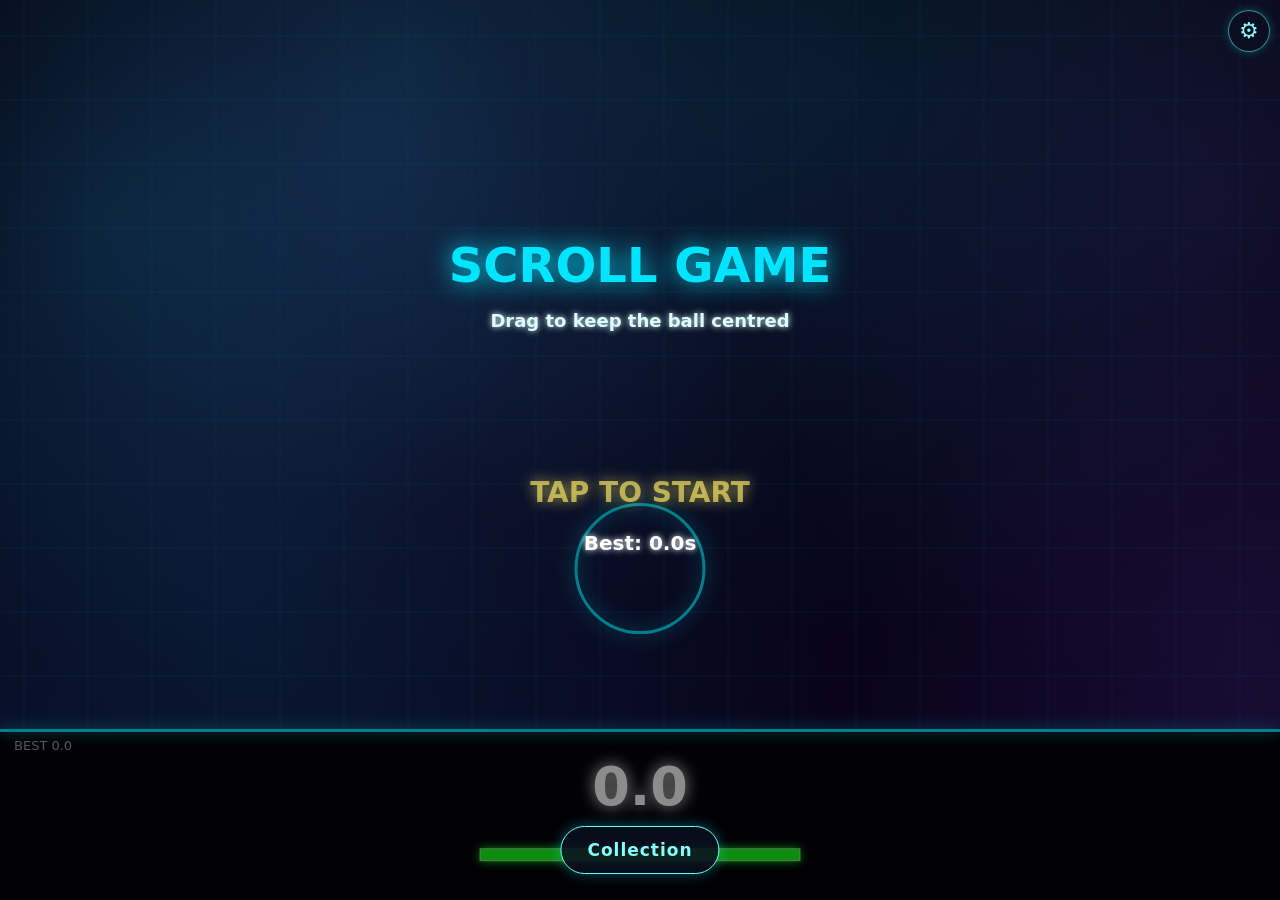
<file: prototype/index.html>
<!DOCTYPE html>
<html lang="en">
<head>
<meta charset="utf-8">
<meta name="viewport" content="width=device-width, initial-scale=1, maximum-scale=1, user-scalable=no, viewport-fit=cover">
<meta name="apple-mobile-web-app-capable" content="yes">
<title>Scroll Game</title>
<style>
  html, body { margin:0; padding:0; height:100%; background:#05030d; overflow:hidden;
    touch-action:none; overscroll-behavior:none; -webkit-user-select:none; user-select:none;
    -webkit-touch-callout:none; -webkit-tap-highlight-color:transparent;
    font-family: "Trebuchet MS", system-ui, sans-serif; color:#dff; }
  #c { position:fixed; inset:0; width:100%; height:100%; display:block; touch-action:none; }
  #gear { position:fixed; top:max(10px, env(safe-area-inset-top)); right:10px; width:42px; height:42px;
    border-radius:50%; border:1px solid #6ff8; background:#0a1020cc; color:#8ff; font-size:22px;
    line-height:40px; text-align:center; padding:0; cursor:pointer; z-index:5; box-shadow:0 0 10px #0ff4; }
  #panel { position:fixed; inset:0; background:#05030dee; z-index:4; display:none; overflow-y:auto;
    padding:60px 18px 24px; box-sizing:border-box; touch-action:pan-y; }
  #panel.open { display:block; }
  #panel h2 { margin:0 0 12px; color:#6ff; letter-spacing:2px; font-size:18px; }
  .row { margin:10px 0; font-size:14px; }
  .row label { display:flex; justify-content:space-between; color:#bdf; }
  .row b { color:#ff6; font-weight:normal; }
  .row input { width:100%; margin:4px 0 0; accent-color:#0ff; }
  #panel button.reset { margin-top:14px; padding:10px 16px; background:#201030; color:#f8f;
    border:1px solid #f8f8; border-radius:6px; font-size:15px; }
  #panel .hint { color:#889; font-size:12px; margin-top:10px; }
  #collBtn { position:fixed; left:50%; transform:translateX(-50%); bottom:max(26px, env(safe-area-inset-bottom));
    min-height:48px; padding:0 26px; border-radius:24px; border:1px solid #6ff; background:#0a1020dd; color:#8ff;
    font:bold 17px/1 "Trebuchet MS", system-ui, sans-serif; letter-spacing:1px; z-index:3; display:none;
    box-shadow:0 0 14px #0ff5; cursor:pointer; }
  #coll { position:fixed; inset:0; z-index:6; background:linear-gradient(#06061a,#14083a); display:none;
    flex-direction:column; padding:max(12px, env(safe-area-inset-top)) 16px 0; box-sizing:border-box; }
  #coll.open { display:flex; }
  .chead { display:flex; align-items:center; gap:12px; margin-bottom:10px; }
  .chead h2 { margin:0; color:#6ff; letter-spacing:2px; font-size:18px; }
  #collBack { min-height:44px; padding:0 16px; border-radius:10px; border:1px solid #f8f8; background:#201030; color:#f8f;
    font:bold 16px "Trebuchet MS", system-ui, sans-serif; cursor:pointer; }
  #tabs { display:flex; gap:10px; margin-bottom:12px; }
  #tabs button { flex:1; min-height:46px; border-radius:10px; border:1px solid #6ff6; background:#0a1020; color:#9cd;
    font:bold 16px "Trebuchet MS", system-ui, sans-serif; cursor:pointer; }
  #tabs button.on { background:#0e3a4a; color:#fff; border-color:#6ff; box-shadow:0 0 10px #0ff5; }
  #grid { flex:1; overflow-y:auto; touch-action:pan-y; display:grid; grid-template-columns:1fr 1fr; gap:12px;
    align-content:start; grid-auto-rows:min-content; padding-bottom:max(20px, env(safe-area-inset-bottom)); }
  .tile { min-height:132px; border-radius:14px; border:1px solid #6ff4; background:#0a1020cc; color:#dff; padding:8px;
    display:flex; flex-direction:column; align-items:center; gap:4px; font-family:inherit; cursor:pointer; }
  .tile.sel { border-color:#7fff9a; box-shadow:0 0 12px #5f8a; }
  .tile .pv { position:relative; width:100%; height:76px; }
  .tile canvas { width:100%; height:76px; display:block; }
  .tile.locked canvas { filter:brightness(0) invert(.3); opacity:.75; }
  .tile .lock { position:absolute; left:50%; top:50%; width:26px; height:26px; margin:-13px 0 0 -13px; }
  .tile .nm { font-weight:bold; font-size:15px; }
  .tile.locked .nm { color:#889; }
  .tile .st { font-size:12px; color:#8ab; }
  .tile.sel .st { color:#7fff9a; font-weight:bold; }
  #telToggle { width:auto; margin:0; transform:scale(1.4); }
  #telStat { color:#889; font-size:12px; margin-top:4px; }
  #rate { position:fixed; left:0; right:0; bottom:calc(max(26px, env(safe-area-inset-bottom)) + 62px); z-index:3;
    display:none; flex-direction:column; align-items:center; gap:6px; }
  #rate.show { display:flex; }
  #rateQ { font:bold 17px "Trebuchet MS", system-ui, sans-serif; color:#dff; text-shadow:0 0 8px #0ff8; }
  #rateRow { display:flex; gap:14px; }
  #rateRow button { width:64px; height:64px; border-radius:18px; border:1px solid #6ff6; background:#0a1020dd;
    font-size:34px; line-height:1; padding:0; cursor:pointer; }
  #rateRow button.on { border-color:#7fff9a; box-shadow:0 0 14px #5f8a; background:#0e3a4a; transform:scale(1.1); }
  #rateThx { height:18px; font:bold 15px "Trebuchet MS", system-ui, sans-serif; color:#7fff9a; visibility:hidden; }
  #rateThx.show { visibility:visible; }
</style>
</head>
<body>
<canvas id="c"></canvas>
<button id="gear" aria-label="Tuning">&#9881;</button>
<div id="panel"><h2>TUNING</h2><div id="rows"></div>
  <div class="row"><label><span>Send stats</span><input type="checkbox" id="telToggle"></label><div id="telStat"></div></div>
  <button class="reset" id="reset">Reset defaults</button>
  <button class="reset" id="unlockAll">Unlock all (testing)</button>
  <button class="reset" id="resetUnlocks">Reset unlocks</button>
  <div class="hint">Changes apply live. Tap the gear to close and resume.</div></div>
<div id="rate"><div id="rateQ">How fun was that?</div>
  <div id="rateRow"><button data-v="1" aria-label="Not fun">&#x1F61E;</button><button data-v="2" aria-label="OK">&#x1F610;</button><button data-v="3" aria-label="Fun">&#x1F600;</button></div>
  <div id="rateThx">Thanks!</div></div>
<button id="collBtn">Collection</button>
<div id="coll"><div class="chead"><button id="collBack">&larr; Back</button><h2>COLLECTION</h2></div>
  <div id="tabs"><button data-k="balls"></button><button data-k="trails"></button></div>
  <div id="grid"></div></div>
<script>
"use strict";
const TELEMETRY = { url: 'https://ahbfawcyytdrmmxepxjy.supabase.co/rest/v1/runs', key: 'sb_publishable_pWDVpRghWtIJLmDtPlQqag_lGzBQU3x', enabled: true };
const GAME_VERSION = '0.4.0';
// ============================================================
// CONFIG: fixed constants + tunable params (exposed in panel)
// ============================================================
const CONFIG = {
  ballRadius: 13,
  ringRadius: 64,          // visual target ring radius
  startHealth: 100,
  step: 1 / 120,           // fixed physics timestep (s)
  maxFrame: 0.1,           // dt clamp (s)
  footerFrac: 0.19,        // footer HUD band height as fraction of viewport
  edgeLossBase: 1.0,       // edge loss = tuned lossRate*edgeMult*edgeLossBase per s
  stageSeconds: 30,        // seconds (at ramp 1) per background stage
  // Fixed force scalings (the sliders multiply these)
  repulsionUnit: 1.0,      // accel per px beyond sweet spot, per slider unit
  driftUnit: 20,           // px/s^2 per slider unit
  // Palette stages: [bgA, bgB, accent1, accent2, obstacleColour]
  palettes: [
    ['#06061a', '#14083a', '#00e5ff', '#9b5cff', '#2bd9ff'],
    ['#12041f', '#2a0640', '#ff2bd6', '#7a5cff', '#ff4de0'],
    ['#1c0407', '#3a0a0a', '#ff3b30', '#ff9a1f', '#ff6a2b'],
    ['#2a0000', '#000000', '#ff1a1a', '#ffee00', '#ffffff']
  ],
  // Tunables: key -> [default, min, max, step, label]
  tune: {
    sweet:   [24,  8,  60, 1,    'Sweet spot radius'],
    repel:   [4.5, 0,  14, 0.1,  'Repulsion strength'],
    pull:    [0.35, 0, 2,  0.05, 'Centre pull'],
    up:      [22,  0, 120, 1,    'Upward bias'],
    drift:   [3.0, 0, 10,  0.1,  'Random drift strength'],
    damp:    [1.3, 0.2, 4, 0.05, 'Damping'],
    loss:    [4.5, 0, 20,  0.1,  'Health loss rate'],
    edge:    [4,   1, 15,  0.5,  'Edge damage multiplier'],
    spawn:   [1.0, 0.2, 4, 0.05, 'Obstacle spawn rate'],
    ramp:    [1.0, 0, 3,   0.05, 'Difficulty ramp speed'],
    maxSpeed:[450, 100, 2000, 10, 'Max ball speed (px/s)'],
    bounce:  [0.8, 0.3, 1.2, 0.05, 'Edge bounciness'],
    kick:    [70,  0, 300, 5,    'Edge kick (min inward px/s)']
  }
};
const STORE_BEST = 'scrollgame.best', STORE_TUNE = 'scrollgame.tune';

// Tunable values (live)
const T = {};
for (const k in CONFIG.tune) T[k] = CONFIG.tune[k][0];
function lsGet(k) { try { return localStorage.getItem(k); } catch (e) { return null; } }
function lsSet(k, v) { try { localStorage.setItem(k, v); } catch (e) {} }
(function loadTune() {
  try {
    const s = JSON.parse(lsGet(STORE_TUNE) || '{}');
    for (const k in T) if (typeof s[k] === 'number' && isFinite(s[k])) T[k] = s[k];
  } catch (e) {}
})();

// ============================================================
// Canvas + sizing
// ============================================================
const canvas = document.getElementById('c');
const ctx = canvas.getContext('2d');
let W = 360, H = 640, DPR = 1, PH = 520, FH = 120, SAFE_B = 0; // PH = play-area height (footer starts at y=PH)
function measureSafe() {
  try {
    const d = document.createElement('div');
    d.style.cssText = 'position:fixed;left:0;top:0;visibility:hidden;padding-bottom:env(safe-area-inset-bottom)';
    document.body.appendChild(d); SAFE_B = parseFloat(getComputedStyle(d).paddingBottom) || 0; d.remove();
  } catch (e) { SAFE_B = 0; }
}
function resize() {
  DPR = Math.min(window.devicePixelRatio || 1, 3);
  W = window.innerWidth; H = window.innerHeight;
  measureSafe(); FH = Math.round(H * CONFIG.footerFrac + SAFE_B); PH = H - FH;
  canvas.width = Math.round(W * DPR); canvas.height = Math.round(H * DPR);
  ctx.setTransform(DPR, 0, 0, DPR, 0, 0);
  if (game.target) { game.target.x = clamp(game.target.x, 0, W); game.target.y = clamp(game.target.y, 0, PH); }
  if (game.ball) { game.ball.x = clamp(game.ball.x, game.ball.r, W - game.ball.r); game.ball.y = clamp(game.ball.y, game.ball.r, PH - game.ball.r); }
}
window.addEventListener('resize', resize);
window.addEventListener('orientationchange', resize);

// ============================================================
// Helpers
// ============================================================
const clamp = (v, a, b) => Math.max(a, Math.min(b, v));
const lerp = (a, b, t) => a + (b - a) * t;
const rand = (a, b) => a + Math.random() * (b - a);
function hex2rgb(h) { return [parseInt(h.slice(1, 3), 16), parseInt(h.slice(3, 5), 16), parseInt(h.slice(5, 7), 16)]; }
function mixHex(a, b, t) {
  const A = hex2rgb(a), B = hex2rgb(b);
  return 'rgb(' + A.map((v, i) => Math.round(lerp(v, B[i], t))).join(',') + ')';
}
function rgba(h, a) { const c = hex2rgb(h); return 'rgba(' + c[0] + ',' + c[1] + ',' + c[2] + ',' + a + ')'; }
// Palette (smoothly interpolated) for a fractional stage value
function palette(stageF) {
  const P = CONFIG.palettes, i = Math.min(P.length - 1, Math.floor(stageF)), j = Math.min(P.length - 1, i + 1);
  const t = clamp(stageF - i, 0, 1), s = t * t * (3 - 2 * t);
  return P[i].map((c, n) => mixHex(c, P[j][n], s)).map(rgbToHex);
}
function rgbToHex(s) {
  const m = s.match(/\d+/g).map(Number);
  return '#' + m.map(v => v.toString(16).padStart(2, '0')).join('');
}

// ============================================================
// Game state
// ============================================================
const game = {
  state: 'start',            // start | play | over
  paused: false,             // visibility/panel pause
  t: 0,                      // survival time
  health: CONFIG.startHealth,
  best: parseFloat(lsGet(STORE_BEST)) || 0,
  newBest: false,
  ball: null, target: null, obstacles: [], trailSt: null, unlockedNow: [], dirX: 0, dirY: -1,
  drift: { x: 0, y: 0, tx: 0, ty: 0, timer: 0 },
  spawnTimer: 1.5,
  shake: 0, flash: 0, edgeTouch: false,
  overAt: 0, acc: 0,
  bgT: 0, bgOff: { x: 0, y: 0 }, blobs: []
};
game.stageF = () => game.state === 'play' || game.state === 'over' ? diffTime() / CONFIG.stageSeconds : 0.0;
// Effective "difficulty time" (seconds scaled by ramp speed)
function diffTime() { return game.t * T.ramp; }
// Difficulty level: 0 at start, ~1 at 60s with ramp 1
function level() { return diffTime() / 60; }

function initBlobs() {
  game.blobs = [];
  for (let i = 0; i < 7; i++) game.blobs.push({ x: Math.random(), y: Math.random(), r: rand(0.25, 0.6),
    vx: rand(-0.02, 0.02), vy: rand(-0.02, 0.02), c: i % 2 });
}
initBlobs();

function resetRun() {
  game.t = 0; game.health = CONFIG.startHealth; game.newBest = false;
  game.obstacles = []; game.trailSt = newTrailSt(); game.unlockedNow = []; game.spawnTimer = 1.5;
  game.shake = 0; game.flash = 0; game.acc = 0;
  game.target = { x: W / 2, y: PH * 0.32 };
  game.ball = { x: W / 2, y: PH * 0.32, vx: 0, vy: 0, r: CONFIG.ballRadius };
  game.drift = { x: 0, y: 0, tx: 0, ty: 0, timer: 0 };
}
function startRun() { telRunStart(); resetRun(); game.state = 'play'; telBegin(); }
function endRun() {
  game.state = 'over'; game.overAt = performance.now();
  const s = game.t;
  if (s > game.best) { game.best = s; game.newBest = true; lsSet(STORE_BEST, String(s)); }
  game.unlockedNow = recordRun(s);
  telEnd();
}

// ============================================================
// Input (relative drag)
// ============================================================
let drag = null; // {id, x, y}
function onDown(e) {
  if (e.target !== canvas) return;
  e.preventDefault();
  telTouch(); lastPtr = e.pointerType === 'touch' ? 'touch' : 'mouse';
  if (game.paused || panelOpen || collOpen) return;
  if (game.state === 'start') { startRun(); }
  else if (game.state === 'over') {
    if (performance.now() - game.overAt > 600) startRun();
    return;
  }
  drag = { id: e.pointerId, x: e.clientX, y: e.clientY };
  try { canvas.setPointerCapture(e.pointerId); } catch (err) {}
}
function onMove(e) {
  if (!drag || e.pointerId !== drag.id) return;
  e.preventDefault();
  if (game.state === 'play' && !game.paused && !panelOpen && game.target) {
    if (rs) rs.drag += Math.hypot(e.clientX - drag.x, e.clientY - drag.y);
    game.target.x = clamp(game.target.x + (e.clientX - drag.x), 0, W);
    game.target.y = clamp(game.target.y + (e.clientY - drag.y), 0, PH);
  }
  drag.x = e.clientX; drag.y = e.clientY;
}
function onUp(e) { if (drag && e.pointerId === drag.id) drag = null; }
canvas.addEventListener('pointerdown', onDown);
window.addEventListener('pointermove', onMove, { passive: false });
window.addEventListener('pointerup', onUp);
window.addEventListener('pointercancel', onUp);
// Block page scroll / zoom / pull-to-refresh
document.addEventListener('touchmove', e => { if (!e.target.closest('#panel, #grid')) e.preventDefault(); }, { passive: false });
document.addEventListener('gesturestart', e => e.preventDefault());
document.addEventListener('contextmenu', e => e.preventDefault());
document.addEventListener('visibilitychange', () => { if (document.hidden) autoPause(); });
window.addEventListener('blur', autoPause);

// ============================================================
// Tuning panel
// ============================================================
let panelOpen = false;
const panel = document.getElementById('panel'), rowsEl = document.getElementById('rows');
const inputs = {};
function fmt(k, v) { const st = CONFIG.tune[k][3]; return v.toFixed(st < 1 ? (st < 0.1 ? 2 : 1) : 0); }
(function buildPanel() {
  for (const k in CONFIG.tune) {
    const [, mn, mx, st, label] = CONFIG.tune[k];
    const row = document.createElement('div'); row.className = 'row';
    row.innerHTML = '<label><span>' + label + '</span><b></b></label><input type="range">';
    const inp = row.querySelector('input'), val = row.querySelector('b');
    inp.min = mn; inp.max = mx; inp.step = st; inp.value = T[k]; val.textContent = fmt(k, T[k]);
    inp.addEventListener('input', () => {
      T[k] = parseFloat(inp.value); val.textContent = fmt(k, T[k]); saveTune();
    });
    inputs[k] = { inp, val };
    rowsEl.appendChild(row);
  }
})();
function saveTune() { lsSet(STORE_TUNE, JSON.stringify(T)); }
document.getElementById('reset').addEventListener('click', () => {
  for (const k in CONFIG.tune) {
    T[k] = CONFIG.tune[k][0]; inputs[k].inp.value = T[k]; inputs[k].val.textContent = fmt(k, T[k]);
  }
  saveTune();
});
document.getElementById('gear').addEventListener('click', () => {
  panelOpen = !panelOpen; panel.classList.toggle('open', panelOpen); drag = null;
  if (panelOpen && rs && game.state === 'play' && !game.paused) rs.paused++;
  telStat();
});
document.getElementById('gear').addEventListener('pointerdown', e => e.stopPropagation());

// ============================================================
// Obstacles
// ============================================================
function spawnObstacle() {
  const L = level(), r = Math.random();
  const kind = r < 0.4 ? 'circle' : r < 0.75 ? 'rect' : 'tri';
  const sizeMul = 1 + 0.5 * L;
  const speed = rand(45, 80) * (1 + 0.45 * L);
  // Enter from top, left or right; travel across the screen
  const side = Math.random();
  let x, y, ang;
  if (side < 0.5) { x = rand(0, W); y = -90; ang = Math.PI / 2 + rand(-0.6, 0.6); }
  else if (side < 0.75) { x = -90; y = rand(0, PH * 0.7); ang = rand(-0.3, 0.7); }
  else { x = W + 90; y = rand(0, PH * 0.7); ang = Math.PI - rand(-0.3, 0.7); }
  const o = { kind, x, y, vx: Math.cos(ang) * speed, vy: Math.sin(ang) * speed, rot: rand(0, 6.28), spin: rand(-0.6, 0.6),
    seen: false, hue: Math.random() };
  if (kind === 'rect') { // wall (axis-aligned for collision)
    const horiz = Math.random() < 0.5, len = rand(90, 170) * sizeMul, th = rand(16, 24) * Math.min(sizeMul, 1.8);
    o.w = horiz ? len : th; o.h = horiz ? th : len; o.spin = 0; o.rot = 0;
  } else { o.r = rand(24, 42) * sizeMul; }
  game.obstacles.push(o);
}
function collideObstacle(b, o) {
  let nx, ny, pen;
  if (o.kind === 'rect') {
    const hw = o.w / 2, hh = o.h / 2;
    const cx = clamp(b.x, o.x - hw, o.x + hw), cy = clamp(b.y, o.y - hh, o.y + hh);
    let dx = b.x - cx, dy = b.y - cy, d2 = dx * dx + dy * dy;
    if (d2 > b.r * b.r) return false;
    if (d2 > 1e-6) { const d = Math.sqrt(d2); nx = dx / d; ny = dy / d; pen = b.r - d; }
    else { // centre inside rect: exit along shortest axis
      const px = hw - Math.abs(b.x - o.x), py = hh - Math.abs(b.y - o.y);
      if (px < py) { nx = Math.sign(b.x - o.x) || 1; ny = 0; pen = px + b.r; }
      else { nx = 0; ny = Math.sign(b.y - o.y) || 1; pen = py + b.r; }
    }
  } else {
    const rr = o.kind === 'tri' ? o.r * 0.8 : o.r;
    const dx = b.x - o.x, dy = b.y - o.y, d = Math.hypot(dx, dy);
    if (d > rr + b.r) return false;
    nx = d > 1e-6 ? dx / d : 0; ny = d > 1e-6 ? dy / d : -1; pen = rr + b.r - d;
  }
  b.x += nx * pen; b.y += ny * pen;
  // Impulse: reflect relative velocity + guaranteed shove
  const rvn = (b.vx - o.vx) * nx + (b.vy - o.vy) * ny;
  if (rvn < 0) { b.vx -= 1.5 * rvn * nx; b.vy -= 1.5 * rvn * ny; }
  b.vx += nx * 60; b.vy += ny * 60;
  return true;
}

// ============================================================
// Simulation
// ============================================================
function step(dt) {
  const g = game, b = g.ball, tg = g.target, L = level();
  g.t += dt;

  // Smooth random drift: lerp toward a periodically re-rolled target vector
  const dr = g.drift;
  dr.timer -= dt;
  if (dr.timer <= 0) {
    dr.timer = rand(0.8, 2.2) / (1 + 0.4 * L);
    const a = rand(0, 6.283); dr.tx = Math.cos(a); dr.ty = Math.sin(a) * 0.8;
  }
  const k = 1 - Math.exp(-dt * 1.6);
  dr.x += (dr.tx - dr.x) * k; dr.y += (dr.ty - dr.y) * k;

  // Forces on the ball (accelerations)
  let ax = 0, ay = 0;
  const dx = b.x - tg.x, dy = b.y - tg.y, d = Math.hypot(dx, dy) || 1e-6;
  const excess = Math.max(0, d - T.sweet);
  const repel = T.repel * (1 + 0.55 * L) * CONFIG.repulsionUnit * excess;   // (a) away from target
  ax += dx / d * repel; ay += dy / d * repel;
  ax += (W / 2 - b.x) * T.pull; ay += (PH * 0.5 - b.y) * T.pull;             // (b) towards screen centre
  ay -= T.up;                                                                // (c) upward bias
  const ds = T.drift * (1 + 0.6 * L) * CONFIG.driftUnit;                     // (d) drift
  ax += dr.x * ds; ay += dr.y * ds;
  b.vx += ax * dt; b.vy += ay * dt;
  const damp = Math.exp(-T.damp * dt); b.vx *= damp; b.vy *= damp;
  b.x += b.vx * dt; b.y += b.vy * dt;

  // Obstacles (e): move, collide, cull
  g.spawnTimer -= dt;
  if (g.spawnTimer <= 0) { spawnObstacle(); g.spawnTimer = rand(1.4, 2.4) / (T.spawn * (1 + 0.7 * L)); }
  for (let i = g.obstacles.length - 1; i >= 0; i--) {
    const o = g.obstacles[i];
    o.x += o.vx * dt; o.y += o.vy * dt; o.rot += o.spin * dt;
    const m = (o.kind === 'rect' ? Math.max(o.w, o.h) : o.r) + 140;
    if (o.x < -m || o.x > W + m || o.y < -m || o.y > PH + m) {
      if (o.seen || o.age > 8) { g.obstacles.splice(i, 1); continue; }
    }
    o.age = (o.age || 0) + dt;
    if (o.x > -20 && o.x < W + 20 && o.y > -20 && o.y < PH + 20) o.seen = true;
    if (collideObstacle(b, o)) { g.shake = Math.max(g.shake, 3); telHit(o); }
  }

  // Play-area edges: mirror overshoot, reflect with restitution, guarantee a minimum inward speed
  let edge = false; const e = T.bounce, kick = T.kick;
  const x0 = b.r, x1 = W - b.r, y0 = b.r, y1 = PH - b.r;
  if (b.x < x0) { b.x = Math.min(x1, x0 + (x0 - b.x)); b.vx = Math.max(Math.abs(b.vx) * e, kick); edge = true; }
  else if (b.x > x1) { b.x = Math.max(x0, x1 - (b.x - x1)); b.vx = -Math.max(Math.abs(b.vx) * e, kick); edge = true; }
  if (b.y < y0) { b.y = Math.min(y1, y0 + (y0 - b.y)); b.vy = Math.max(Math.abs(b.vy) * e, kick); edge = true; }
  else if (b.y > y1) { b.y = Math.max(y0, y1 - (b.y - y1)); b.vy = -Math.max(Math.abs(b.vy) * e, kick); edge = true; }
  const newContact = edge && !g.edgeTouch;
  g.edgeTouch = edge;
  // Hard speed cap (not affected by escalation), applied after all forces, pushes and bounces
  const sp = Math.hypot(b.vx, b.vy);
  if (sp > T.maxSpeed) { const f = T.maxSpeed / sp; b.vx *= f; b.vy *= f; }

  // Health: none in sweet spot, grows with distance, much faster on edge
  const lossD = T.loss * (excess / 40) * (1 + 0.5 * L);
  let lossE = 0;
  const edgeRate = T.loss * T.edge * CONFIG.edgeLossBase * 1.5 + 6;
  if (edge) { lossE = edgeRate + (newContact ? 0.15 * edgeRate / dt : 0); g.shake = Math.max(g.shake, 4); g.flash = Math.min(0.35, g.flash + dt * 2); }
  const loss = lossD + lossE;
  if (loss > 0) { const f = Math.min(g.health, loss * dt) / loss; telStep(dt, d, edge, lossD * f, lossE * f); }
  else telStep(dt, d, edge, 0, 0);
  g.health -= loss * dt;
  if (g.health <= 0) { g.health = 0; endRun(); }
}

function update(frameDt) {
  const g = game;
  g.bgT += frameDt;
  // Background always drifts
  const sf = g.stageF();
  g.bgOff.x += Math.cos(g.bgT * 0.17) * 22 * frameDt * (1 + sf);
  g.bgOff.y += (14 + Math.sin(g.bgT * 0.11) * 10) * frameDt * (1 + sf);
  for (const bl of g.blobs) {
    bl.x += bl.vx * frameDt * (1 + sf); bl.y += bl.vy * frameDt * (1 + sf);
    if (bl.x < -0.2 || bl.x > 1.2) bl.vx *= -1;
    if (bl.y < -0.2 || bl.y > 1.2) bl.vy *= -1;
  }
  g.shake *= Math.exp(-frameDt * 10); g.flash *= Math.exp(-frameDt * 6);
  if (g.state === 'play' && !g.paused && !panelOpen) {
    g.acc += frameDt;
    while (g.acc >= CONFIG.step && g.state === 'play') { step(CONFIG.step); g.acc -= CONFIG.step; }
  }
  if (g.ball) { // cosmetic: smoothed travel direction + trail
    const sp = Math.hypot(g.ball.vx, g.ball.vy), k = 1 - Math.exp(-frameDt * 10);
    if (sp > 8) { g.dirX += (g.ball.vx / sp - g.dirX) * k; g.dirY += (g.ball.vy / sp - g.dirY) * k; }
    trailUpdate(g.trailSt, selItem('trails').id, g.ball.x, g.ball.y, frameDt, g.state === 'play' && !g.paused && !panelOpen);
  }
}

// ============================================================
// Cosmetics: balls, trails, unlock rules, Collection screen (no gameplay effect)
// ============================================================
const STORE_PROG = 'scrollgame.prog', STORE_UNLOCKS = 'scrollgame.unlocks', STORE_SEL = 'scrollgame.sel';
const TRAIL_LIFE = 0.5;
const circ = (c, x, y, r) => { c.beginPath(); c.arc(x, y, r, 0, 6.283); };
function star4(c, x, y, s) { // 4-point sparkle
  c.beginPath(); c.moveTo(x, y - s); c.quadraticCurveTo(x, y, x + s, y); c.quadraticCurveTo(x, y, x, y + s);
  c.quadraticCurveTo(x, y, x - s, y); c.quadraticCurveTo(x, y, x, y - s); c.fill();
}
// unlock: null = available from start; {type:'time', v} = best survival >= v seconds; {type:'runs', v} = total runs >= v.
// Change these numbers/types freely; nothing else depends on them.
// draw(c, x, y, r, t, ang, col): c = context, t = seconds, ang = direction of travel, col = accent colour
const BALLS = [
  { id: 'orb', name: 'Neon Orb', unlock: null, draw(c, x, y, r, t, a, col) {
    c.shadowColor = '#fff'; c.shadowBlur = 22;
    const g = c.createRadialGradient(x - r * 0.3, y - r * 0.3, 1, x, y, r);
    g.addColorStop(0, '#fff'); g.addColorStop(1, col); c.fillStyle = g; circ(c, x, y, r); c.fill();
  } },
  { id: 'plasma', name: 'Plasma Core', unlock: { type: 'time', v: 10 }, draw(c, x, y, r, t) {
    const p = 0.5 + 0.5 * Math.sin(t * 6);
    c.shadowColor = '#ff3df0'; c.shadowBlur = 16 + 12 * p;
    const g = c.createRadialGradient(x, y, 0, x, y, r);
    g.addColorStop(0, '#fff'); g.addColorStop(0.45, '#ff7af5'); g.addColorStop(1, '#7a2bff');
    c.fillStyle = g; circ(c, x, y, r * (0.92 + 0.12 * p)); c.fill();
    c.shadowBlur = 0; c.strokeStyle = 'rgba(255,255,255,' + (0.3 + 0.4 * p) + ')'; c.lineWidth = 1.5;
    circ(c, x, y, r * (0.5 + 0.3 * p)); c.stroke();
  } },
  { id: 'pixel', name: 'Pixel', unlock: { type: 'runs', v: 3 }, draw(c, x, y, r, t, a, col) {
    const s = r * 1.7, u = s / 3, x0 = x - s / 2, y0 = y - s / 2;
    c.shadowColor = col; c.shadowBlur = 16; c.fillStyle = col; c.fillRect(x0, y0, s, s); c.shadowBlur = 0;
    c.fillStyle = 'rgba(255,255,255,0.85)'; c.fillRect(x0, y0, u, u); c.fillRect(x0 + u, y0, u, u); c.fillRect(x0, y0 + u, u, u);
    c.fillStyle = 'rgba(0,0,40,0.35)'; c.fillRect(x0 + 2 * u, y0 + 2 * u, u, u); c.fillRect(x0 + u, y0 + 2 * u, u, u); c.fillRect(x0 + 2 * u, y0 + u, u, u);
    c.strokeStyle = '#fff'; c.lineWidth = 1.5; c.strokeRect(x0, y0, s, s);
  } },
  { id: 'eye', name: 'Eyeball', unlock: { type: 'runs', v: 5 }, draw(c, x, y, r, t, a) {
    const dx = Math.cos(a), dy = Math.sin(a);
    c.shadowColor = '#fff'; c.shadowBlur = 16; c.fillStyle = '#f4fbff'; circ(c, x, y, r); c.fill(); c.shadowBlur = 0;
    const ix = x + dx * r * 0.36, iy = y + dy * r * 0.36;
    const g = c.createRadialGradient(ix, iy, 1, ix, iy, r * 0.55); g.addColorStop(0, '#7dffb0'); g.addColorStop(1, '#0a9a6a');
    c.fillStyle = g; circ(c, ix, iy, r * 0.55); c.fill();
    c.fillStyle = '#05030d'; circ(c, ix + dx * r * 0.1, iy + dy * r * 0.1, r * 0.26); c.fill();
    c.fillStyle = '#fff'; circ(c, ix - r * 0.15, iy - r * 0.18, r * 0.11); c.fill();
    c.strokeStyle = 'rgba(255,120,160,0.6)'; c.lineWidth = 1; circ(c, x, y, r - 0.5); c.stroke();
  } },
  { id: 'planet', name: 'Planet', unlock: { type: 'time', v: 20 }, draw(c, x, y, r) {
    c.translate(x, y); c.rotate(-0.4); c.lineWidth = 2.5; c.strokeStyle = '#ffd27a';
    c.shadowColor = '#ffb040'; c.shadowBlur = 12;
    c.beginPath(); c.ellipse(0, 0, r * 1.75, r * 0.55, 0, Math.PI, 6.283); c.stroke();      // back half of ring
    const g = c.createRadialGradient(-r * 0.3, -r * 0.3, 1, 0, 0, r);
    g.addColorStop(0, '#ffe3b0'); g.addColorStop(0.55, '#ff8a3a'); g.addColorStop(1, '#7a2a6a');
    c.fillStyle = g; circ(c, 0, 0, r * 0.88); c.fill();
    c.beginPath(); c.ellipse(0, 0, r * 1.75, r * 0.55, 0, 0, Math.PI); c.stroke();           // front half of ring
  } },
  { id: 'bauble', name: 'Bauble', unlock: { type: 'runs', v: 8 }, draw(c, x, y, r, t) {
    c.shadowColor = '#ff3050'; c.shadowBlur = 16;
    const g = c.createRadialGradient(x - r * 0.3, y - r * 0.3, 1, x, y, r);
    g.addColorStop(0, '#ffb0b8'); g.addColorStop(0.5, '#e0102a'); g.addColorStop(1, '#6a0014');
    c.fillStyle = g; circ(c, x, y, r * 0.9); c.fill(); c.shadowBlur = 0;
    c.fillStyle = '#ffd95a'; c.fillRect(x - r * 0.28, y - r * 1.12, r * 0.56, r * 0.32);
    c.strokeStyle = '#ffd95a'; c.lineWidth = 1.5; c.beginPath(); c.arc(x, y - r * 1.3, r * 0.22, Math.PI, 6.283 + 0.3); c.stroke();
    c.strokeStyle = 'rgba(255,217,90,0.8)'; c.lineWidth = 2; c.beginPath(); c.arc(x, y, r * 0.62, 0.3, 2.8); c.stroke();
    c.fillStyle = '#fff'; star4(c, x + r * 0.38, y - r * 0.38, r * (0.3 + 0.2 * Math.sin(t * 5)));
  } },
  { id: 'kitty', name: 'Kitty', unlock: { type: 'time', v: 30 }, draw(c, x, y, r, t) {
    c.shadowColor = '#ff8ae6'; c.shadowBlur = 14; c.fillStyle = '#ffd1f0';
    for (const s of [-1, 1]) { // ears
      c.beginPath(); c.moveTo(x + s * r * 0.95, y - r * 0.1); c.lineTo(x + s * r * 0.8, y - r * 1.3); c.lineTo(x + s * r * 0.1, y - r * 0.85); c.closePath(); c.fill();
    }
    circ(c, x, y, r); c.fill(); c.shadowBlur = 0;
    c.fillStyle = '#ff8ac8';
    for (const s of [-1, 1]) {
      c.beginPath(); c.moveTo(x + s * r * 0.8, y - r * 0.45); c.lineTo(x + s * r * 0.75, y - r * 1.0); c.lineTo(x + s * r * 0.35, y - r * 0.72); c.closePath(); c.fill();
    }
    const blink = (t % 3.2) > 3.05 ? 0.15 : 1;
    c.fillStyle = '#2a1030';
    for (const s of [-1, 1]) { c.beginPath(); c.ellipse(x + s * r * 0.38, y - r * 0.08, r * 0.12, r * 0.17 * blink, 0, 0, 6.283); c.fill(); }
    c.fillStyle = '#ff5aa8'; c.beginPath(); c.moveTo(x - r * 0.1, y + r * 0.15); c.lineTo(x + r * 0.1, y + r * 0.15); c.lineTo(x, y + r * 0.27); c.fill();
    c.strokeStyle = '#2a1030'; c.lineWidth = 1; c.beginPath();
    c.moveTo(x, y + r * 0.27); c.quadraticCurveTo(x - r * 0.1, y + r * 0.45, x - r * 0.25, y + r * 0.36);
    c.moveTo(x, y + r * 0.27); c.quadraticCurveTo(x + r * 0.1, y + r * 0.45, x + r * 0.25, y + r * 0.36);
    for (const s of [-1, 1]) { c.moveTo(x + s * r * 0.5, y + r * 0.2); c.lineTo(x + s * r * 1.15, y + r * 0.12); c.moveTo(x + s * r * 0.5, y + r * 0.32); c.lineTo(x + s * r * 1.12, y + r * 0.42); }
    c.stroke();
  } },
  { id: 'disco', name: 'Disco', unlock: { type: 'time', v: 60 }, draw(c, x, y, r, t) {
    c.shadowColor = '#fff'; c.shadowBlur = 18; c.fillStyle = '#9ab'; circ(c, x, y, r); c.fill(); c.shadowBlur = 0;
    c.save(); circ(c, x, y, r); c.clip();
    const n = 5, u = r * 2 / n;
    for (let i = 0; i < n; i++) for (let j = 0; j < n; j++) {
      const k = (i * 7 + j * 13 + Math.floor(t * 5 + i * j)) % 6;
      c.fillStyle = 'hsl(' + (200 + k * 28) + ',70%,' + (45 + k * 7) + '%)';
      c.fillRect(x - r + i * u + 0.5, y - r + j * u + 0.5, u - 1, u - 1);
    }
    c.restore();
    c.strokeStyle = 'rgba(255,255,255,0.7)'; c.lineWidth = 1.5; circ(c, x, y, r); c.stroke();
    c.fillStyle = '#fff'; c.shadowColor = '#fff'; c.shadowBlur = 8;
    const ga = t * 2.2; star4(c, x + Math.cos(ga) * r * 0.5, y + Math.sin(ga) * r * 0.5, r * (0.3 + 0.25 * Math.sin(t * 7)));
  } }
];
const TRAILS = [
  { id: 'classic', name: 'Classic Fade', unlock: null },
  { id: 'rainbow', name: 'Rainbow', unlock: { type: 'time', v: 15 } },
  { id: 'sparks', name: 'Sparks', unlock: { type: 'runs', v: 4 } },
  { id: 'ribbon', name: 'Ribbon', unlock: { type: 'time', v: 25 } },
  { id: 'bubbles', name: 'Bubbles', unlock: { type: 'runs', v: 6 } },
  { id: 'none', name: 'None', unlock: null }
];
const LISTS = { balls: BALLS, trails: TRAILS };
const LABELS = { balls: 'Balls', trails: 'Trails' };

function ballDraw(c, id, x, y, r, t, ang, col) {
  const it = BALLS.find(b => b.id === id) || BALLS[0];
  c.save(); it.draw(c, x, y, r, t, ang, col); c.restore();
}

// ---- Trails: state is {pts, parts}; one code path for the game and the previews ----
function newTrailSt() { return { pts: [], parts: [], acc: 0 }; }
function trailUpdate(st, id, x, y, dt, active) {
  for (const p of st.pts) p.age += dt;
  while (st.pts.length && st.pts[0].age > TRAIL_LIFE) st.pts.shift();
  if (active) st.pts.push({ x, y, age: 0 });
  if (active && id === 'sparks') {
    for (let i = 0; i < 2; i++) st.parts.push({ x, y, vx: rand(-70, 70), vy: rand(-70, 70), life: 0, max: rand(0.35, 0.7), sz: rand(0.6, 1.4) });
  } else if (active && id === 'bubbles') {
    st.acc += dt;
    while (st.acc > 0.07) { st.acc -= 0.07; st.parts.push({ x: x + rand(-6, 6), y: y + rand(-6, 6), vx: rand(-10, 10), vy: rand(-45, -15), life: 0, max: rand(0.8, 1.4), sz: rand(0.2, 0.42) }); }
  }
  for (let i = st.parts.length - 1; i >= 0; i--) {
    const p = st.parts[i]; p.life += dt; p.x += p.vx * dt; p.y += p.vy * dt;
    if (p.life > p.max) st.parts.splice(i, 1);
  }
  if (id !== 'sparks' && id !== 'bubbles') st.parts.length = 0;
}
function trailDraw(c, st, id, r, col) {
  if (id === 'none') return;
  const pts = st.pts;
  c.save();
  if (id === 'classic') {
    for (const p of pts) {
      const a = 1 - p.age / TRAIL_LIFE; if (a < 0.03) continue;
      c.fillStyle = rgba('#ffffff', a * a * 0.35); circ(c, p.x, p.y, r * (0.4 + 0.5 * a)); c.fill();
    }
  } else if (id === 'rainbow') {
    const base = performance.now() / 4;
    for (const p of pts) {
      const a = 1 - p.age / TRAIL_LIFE;
      c.fillStyle = 'hsla(' + ((base - p.age * 500) % 360) + ',100%,62%,' + (a * 0.7) + ')'; circ(c, p.x, p.y, r * (0.3 + 0.55 * a)); c.fill();
    }
  } else if (id === 'ribbon') {
    c.lineCap = 'round'; c.shadowColor = col; c.shadowBlur = 10;
    for (let i = 1; i < pts.length; i++) {
      const a = 1 - pts[i].age / TRAIL_LIFE;
      c.strokeStyle = rgba(col, 0.15 + 0.6 * a); c.lineWidth = Math.max(0.5, r * 1.6 * a);
      c.beginPath(); c.moveTo(pts[i - 1].x, pts[i - 1].y); c.lineTo(pts[i].x, pts[i].y); c.stroke();
    }
  } else if (id === 'sparks') {
    c.shadowColor = '#ff9a1f'; c.shadowBlur = 8;
    for (const p of st.parts) {
      const a = 1 - p.life / p.max; c.fillStyle = rgba(a > 0.5 ? '#fff4b0' : '#ff9a1f', a); circ(c, p.x, p.y, (1 + 2 * a) * p.sz); c.fill();
    }
  } else if (id === 'bubbles') {
    for (const p of st.parts) {
      const a = 1 - p.life / p.max, br = r * p.sz * (1 + p.life * 1.5);
      c.fillStyle = rgba('#aef0ff', a * 0.12); c.strokeStyle = rgba('#aef0ff', a * 0.85); c.lineWidth = 1.5;
      circ(c, p.x, p.y, br); c.fill(); c.stroke();
      c.fillStyle = rgba('#ffffff', a * 0.8); circ(c, p.x - br * 0.35, p.y - br * 0.35, Math.max(0.8, br * 0.18)); c.fill();
    }
  }
  c.restore();
}

// ---- Persistence + unlock rules ----
function lsJSON(k, def) { try { const v = JSON.parse(lsGet(k)); return v == null ? def : v; } catch (e) { return def; } }
const prog = { runs: 0, best: 0 };
(function () { const s = lsJSON(STORE_PROG, {}); prog.runs = +s.runs || 0; prog.best = Math.max(+s.best || 0, game.best); })();
const unlocked = new Set((function () { const a = lsJSON(STORE_UNLOCKS, []); return Array.isArray(a) ? a : []; })());
const sel = { balls: 'orb', trails: 'classic' };
(function () { const s = lsJSON(STORE_SEL, {}); for (const k in sel) if (typeof s[k] === 'string') sel[k] = s[k]; })();
const ukey = (kind, it) => kind + ':' + it.id;
const isUnlocked = (kind, it) => !it.unlock || unlocked.has(ukey(kind, it));
function selItem(kind) { const l = LISTS[kind], it = l.find(i => i.id === sel[kind]); return it && isUnlocked(kind, it) ? it : l[0]; }
function unlockText(it) { return it.unlock.type === 'time' ? 'Survive ' + it.unlock.v + 's' : 'Play ' + it.unlock.v + ' runs'; }
function unlockMet(it) { const u = it.unlock; return !u || (u.type === 'time' ? prog.best >= u.v : prog.runs >= u.v); }
function saveCosm() {
  lsSet(STORE_PROG, JSON.stringify(prog)); lsSet(STORE_UNLOCKS, JSON.stringify(Array.from(unlocked))); lsSet(STORE_SEL, JSON.stringify(sel));
}
function countUnlocked(kind) { return LISTS[kind].filter(it => isUnlocked(kind, it)).length; }
// Called at game over: updates stats, returns names of newly unlocked items
function recordRun(seconds) {
  prog.runs++; prog.best = Math.max(prog.best, seconds);
  const fresh = [];
  for (const kind in LISTS) for (const it of LISTS[kind]) {
    if (!isUnlocked(kind, it) && unlockMet(it)) { unlocked.add(ukey(kind, it)); fresh.push(it.name); }
  }
  saveCosm(); return fresh;
}
function unlockAll() { for (const kind in LISTS) for (const it of LISTS[kind]) if (it.unlock) unlocked.add(ukey(kind, it)); saveCosm(); if (collOpen) renderColl(); }
function resetUnlocks() {
  unlocked.clear(); prog.runs = 0; prog.best = 0; sel.balls = 'orb'; sel.trails = 'classic'; saveCosm(); if (collOpen) renderColl();
}
document.getElementById('unlockAll').addEventListener('click', unlockAll);
document.getElementById('resetUnlocks').addEventListener('click', resetUnlocks);

// ---- Collection screen ----
const collEl = document.getElementById('coll'), gridEl = document.getElementById('grid'), collBtn = document.getElementById('collBtn');
const tabBtns = Array.from(document.querySelectorAll('#tabs button'));
let collOpen = false, collTab = 'balls', tiles = [], previewLast = 0;
const LOCK_SVG = '<svg class="lock" viewBox="0 0 24 24"><rect x="5" y="11" width="14" height="10" rx="2" fill="#cfe"/><path d="M8 11V8a4 4 0 0 1 8 0v3" fill="none" stroke="#cfe" stroke-width="2.4"/></svg>';
function openColl() {
  if (collOpen) return;
  collOpen = true; drag = null; collEl.classList.add('open'); renderColl();
  previewLast = performance.now(); requestAnimationFrame(previewFrame);
}
function closeColl() { collOpen = false; collEl.classList.remove('open'); tiles = []; }
function renderColl() {
  const top = gridEl.scrollTop;
  tabBtns.forEach(b => {
    const k = b.dataset.k; b.textContent = LABELS[k] + ' ' + countUnlocked(k) + '/' + LISTS[k].length;
    b.classList.toggle('on', k === collTab);
  });
  gridEl.innerHTML = ''; tiles = [];
  const kind = collTab, chosen = selItem(kind);
  for (const it of LISTS[kind]) {
    const un = isUnlocked(kind, it), on = un && chosen === it;
    const b = document.createElement('button');
    b.className = 'tile' + (on ? ' sel' : '') + (un ? '' : ' locked');
    b.innerHTML = '<div class="pv"><canvas></canvas>' + (un ? '' : LOCK_SVG) + '</div><div class="nm"></div><div class="st"></div>';
    b.querySelector('.nm').textContent = it.name;
    b.querySelector('.st').textContent = on ? 'Selected' : un ? 'Tap to select' : unlockText(it);
    b.addEventListener('click', () => { if (un) { sel[kind] = it.id; saveCosm(); renderColl(); } });
    gridEl.appendChild(b);
    tiles.push({ cv: b.querySelector('canvas'), kind, it, st: newTrailSt() });
  }
  for (const tl of tiles) { // size after layout so the grid columns are final
    const w = tl.cv.clientWidth || 140, h = tl.cv.clientHeight || 76;
    tl.cv.width = Math.round(w * DPR); tl.cv.height = Math.round(h * DPR);
    tl.c = tl.cv.getContext('2d'); tl.w = w; tl.h = h;
  }
  gridEl.scrollTop = top;
}
function drawTile(tl, t, dt) {
  const c = tl.c, w = tl.w, h = tl.h, trail = tl.kind === 'trails', col = '#00e5ff';
  c.setTransform(DPR, 0, 0, DPR, 0, 0); c.clearRect(0, 0, w, h);
  const A = w * (trail ? 0.3 : 0.1), B = h * (trail ? 0.26 : 0.08);
  const x = w / 2 + Math.sin(t * 1.9) * A, y = h / 2 + Math.sin(t * 3.1) * B;
  const ang = Math.atan2(Math.cos(t * 3.1) * 3.1 * B, Math.cos(t * 1.9) * 1.9 * A);
  if (trail) {
    trailUpdate(tl.st, tl.it.id, x, y, dt, true); trailDraw(c, tl.st, tl.it.id, 10, col);
    ballDraw(c, selItem('balls').id, x, y, 10, t, ang, col);
  } else ballDraw(c, tl.it.id, x, y, 18, t, ang, col);
}
function previewFrame(now) {
  if (!collOpen) return;
  const dt = Math.min((now - previewLast) / 1000, 0.05); previewLast = now;
  for (const tl of tiles) drawTile(tl, now / 1000, dt);
  requestAnimationFrame(previewFrame);
}
collBtn.addEventListener('click', openColl);
document.getElementById('collBack').addEventListener('click', closeColl);
tabBtns.forEach(b => b.addEventListener('click', () => { collTab = b.dataset.k; gridEl.scrollTop = 0; renderColl(); }));
// Collection button only on start / game-over screens
let collBtnShown = false;
function syncCollBtn() {
  const g = game, show = !collOpen && !panelOpen && (g.state === 'start' || (g.state === 'over' && performance.now() - g.overAt > 600));
  if (show !== collBtnShown) { collBtnShown = show; collBtn.style.display = show ? 'block' : 'none'; }
}

// ============================================================
// Rendering
// ============================================================
function glow(color, blur) { ctx.shadowColor = color; ctx.shadowBlur = blur; }
function noGlow() { ctx.shadowBlur = 0; }

function drawBackground(pal) {
  const g = game, sf = g.stageF();
  const grd = ctx.createLinearGradient(0, 0, 0, H);
  grd.addColorStop(0, pal[0]); grd.addColorStop(1, pal[1]);
  ctx.fillStyle = grd; ctx.fillRect(0, 0, W, H);
  // Soft drifting colour blobs
  ctx.globalCompositeOperation = 'lighter';
  for (const bl of g.blobs) {
    const x = bl.x * W, y = bl.y * H, r = bl.r * Math.max(W, H);
    const rg = ctx.createRadialGradient(x, y, 0, x, y, r);
    const c = bl.c ? pal[3] : pal[2];
    rg.addColorStop(0, rgba(c, 0.16 + 0.05 * sf)); rg.addColorStop(1, rgba(c, 0));
    ctx.fillStyle = rg; ctx.fillRect(x - r, y - r, r * 2, r * 2);
  }
  ctx.globalCompositeOperation = 'source-over';
  // Scrolling perspective-less neon grid
  const cell = 64, ox = ((g.bgOff.x % cell) + cell) % cell, oy = ((g.bgOff.y % cell) + cell) % cell;
  ctx.strokeStyle = rgba(pal[2], 0.10 + 0.04 * sf); ctx.lineWidth = 1; ctx.beginPath();
  for (let x = -ox; x < W + cell; x += cell) { ctx.moveTo(x, 0); ctx.lineTo(x, H); }
  for (let y = -oy; y < H + cell; y += cell) { ctx.moveTo(0, y); ctx.lineTo(W, y); }
  ctx.stroke();
}

function drawObstacle(o, pal) {
  const col = o.hue < 0.5 ? pal[4] : pal[3];
  ctx.save(); glow(col, 14);
  ctx.strokeStyle = col; ctx.fillStyle = rgba(col, 0.14); ctx.lineWidth = 2.5;
  if (o.kind === 'rect') {
    ctx.beginPath(); ctx.rect(o.x - o.w / 2, o.y - o.h / 2, o.w, o.h); ctx.fill(); ctx.stroke();
  } else if (o.kind === 'circle') {
    ctx.beginPath(); ctx.arc(o.x, o.y, o.r, 0, 6.283); ctx.fill(); ctx.stroke();
  } else {
    ctx.translate(o.x, o.y); ctx.rotate(o.rot); ctx.beginPath();
    for (let i = 0; i < 3; i++) { const a = i * 2.094 - 1.571; ctx.lineTo(Math.cos(a) * o.r, Math.sin(a) * o.r); }
    ctx.closePath(); ctx.fill(); ctx.stroke();
  }
  ctx.restore();
}

function ringColor(ratio) { // green -> yellow -> red
  const r = clamp(ratio, 0, 1);
  const h = 120 - r * 120;
  return 'hsl(' + h + ',100%,55%)';
}

function drawTarget() {
  const g = game, tg = g.target, b = g.ball;
  const d = Math.hypot(b.x - tg.x, b.y - tg.y);
  const col = ringColor((d - T.sweet) / (CONFIG.ringRadius * 1.6));
  ctx.save();
  glow(col, 18); ctx.strokeStyle = col; ctx.lineWidth = 3;
  ctx.beginPath(); ctx.arc(tg.x, tg.y, CONFIG.ringRadius, 0, 6.283); ctx.stroke();
  // Sweet spot
  ctx.lineWidth = 2; ctx.fillStyle = 'rgba(255,255,255,0.08)';
  ctx.setLineDash([5, 5]);
  ctx.beginPath(); ctx.arc(tg.x, tg.y, T.sweet, 0, 6.283); ctx.fill(); ctx.stroke();
  ctx.setLineDash([]);
  noGlow(); ctx.fillStyle = col; ctx.beginPath(); ctx.arc(tg.x, tg.y, 2.5, 0, 6.283); ctx.fill();
  ctx.restore();
}

function drawBall(pal) {
  const g = game, b = g.ball;
  trailDraw(ctx, g.trailSt, selItem('trails').id, b.r, pal[2]);
  ballDraw(ctx, selItem('balls').id, b.x, b.y, b.r, g.bgT, Math.atan2(g.dirY, g.dirX), pal[2]);
}

function fmtTime(s) { return s.toFixed(1); }
function textCenter(str, y, size, color, blur) {
  ctx.font = 'bold ' + size + 'px "Trebuchet MS", system-ui, sans-serif';
  ctx.textAlign = 'center'; ctx.textBaseline = 'middle';
  glow(color, blur || 12); ctx.fillStyle = color; ctx.fillText(str, W / 2, y); noGlow();
}

function drawHUD(pal) {
  const g = game, inner = FH - SAFE_B;
  // Footer band
  ctx.fillStyle = '#030109'; ctx.fillRect(0, PH, W, FH);
  ctx.save(); glow(pal[2], 14); ctx.strokeStyle = pal[2]; ctx.lineWidth = 3;
  ctx.beginPath(); ctx.moveTo(0, PH + 1.5); ctx.lineTo(W, PH + 1.5); ctx.stroke(); ctx.restore();
  const ts = Math.min(54, inner * 0.45);
  textCenter(fmtTime(g.t), PH + inner * 0.36, ts, '#ffffff', 16);
  const bw = Math.min(W - 40, 320), bx = (W - bw) / 2, bh = 12, by = PH + inner * 0.7, hp = clamp(g.health / CONFIG.startHealth, 0, 1);
  ctx.fillStyle = 'rgba(255,255,255,0.12)'; ctx.fillRect(bx, by, bw, bh);
  const hc = ringColor(1 - hp);
  ctx.save(); glow(hc, 10); ctx.fillStyle = hc; ctx.fillRect(bx, by, bw * hp, bh); ctx.restore();
  ctx.strokeStyle = 'rgba(255,255,255,0.5)'; ctx.lineWidth = 1; ctx.strokeRect(bx, by, bw, bh);
  ctx.font = '13px "Trebuchet MS", system-ui, sans-serif'; ctx.textAlign = 'left'; ctx.textBaseline = 'middle';
  ctx.fillStyle = 'rgba(255,255,255,0.6)'; ctx.fillText('BEST ' + fmtTime(g.best), 14, PH + 18);
}

function drawOverlayScreens(pal) {
  const g = game;
  if (g.state === 'start') {
    ctx.fillStyle = 'rgba(0,0,0,0.45)'; ctx.fillRect(0, 0, W, H);
    textCenter('SCROLL GAME', H * 0.3, Math.min(48, W / 7.5), pal[2], 24);
    textCenter('Drag to keep the ball centred', H * 0.3 + 52, 18, '#dff', 6);
    const pulse = 0.6 + 0.4 * Math.sin(performance.now() / 300);
    ctx.globalAlpha = pulse; textCenter('TAP TO START', H * 0.55, 28, '#ffee66', 14); ctx.globalAlpha = 1;
    textCenter('Best: ' + fmtTime(g.best) + 's', H * 0.55 + 50, 20, '#fff', 6);
  } else if (g.state === 'over') {
    ctx.fillStyle = 'rgba(0,0,0,0.6)'; ctx.fillRect(0, 0, W, H);
    textCenter('GAME OVER', H * 0.25, 40, '#ff3b5c', 22);
    textCenter(fmtTime(g.t) + 's', H * 0.37, 64, '#ffffff', 18);
    textCenter('Best: ' + fmtTime(g.best) + 's', H * 0.46, 22, '#9ff', 8);
    if (g.newBest) textCenter('NEW BEST!', H * 0.53, 30, '#ffee00', 20);
    const un = g.unlockedNow;
    for (let i = 0; i < Math.min(un.length, 3); i++) textCenter('Unlocked: ' + un[i] + '!', H * 0.585 + i * 30, 22, '#7fff9a', 12);
    if (un.length > 3) textCenter('+' + (un.length - 3) + ' more', H * 0.585 + 90, 16, '#7fff9a', 6);
    if (performance.now() - g.overAt > 600) {
      const pulse = 0.6 + 0.4 * Math.sin(performance.now() / 300);
      ctx.globalAlpha = pulse; textCenter('TAP TO RETRY', Math.min(H * 0.72, H - 236), 26, '#ffffff', 12); ctx.globalAlpha = 1;
    }
  }
  if (g.paused && g.state === 'play' && !panelOpen) {
    ctx.fillStyle = 'rgba(0,0,0,0.6)'; ctx.fillRect(0, 0, W, H);
    textCenter('PAUSED', H * 0.4, 40, '#fff', 14);
    textCenter('Tap to resume', H * 0.4 + 46, 20, '#9ff', 6);
  }
}

function render() {
  const g = game, pal = palette(g.stageF());
  ctx.setTransform(DPR, 0, 0, DPR, 0, 0);
  ctx.save();
  if (g.shake > 0.2) ctx.translate(rand(-g.shake, g.shake), rand(-g.shake, g.shake));
  drawBackground(pal);
  if (g.state !== 'start') {
    ctx.save(); ctx.beginPath(); ctx.rect(0, 0, W, PH); ctx.clip(); // play layer never draws over the footer
    for (const o of g.obstacles) drawObstacle(o, pal);
    drawTarget(); drawBall(pal);
    ctx.restore();
  } else {
    // idle demo ring
    ctx.save(); glow(pal[2], 18); ctx.strokeStyle = pal[2]; ctx.lineWidth = 3; ctx.beginPath();
    ctx.arc(W / 2, PH * 0.78, CONFIG.ringRadius, 0, 6.283); ctx.stroke(); ctx.restore();
  }
  ctx.restore();
  // Edge flash vignette
  if (g.flash > 0.02) {
    const rg = ctx.createRadialGradient(W / 2, H / 2, Math.min(W, H) * 0.3, W / 2, H / 2, Math.max(W, H) * 0.75);
    rg.addColorStop(0, 'rgba(255,0,0,0)'); rg.addColorStop(1, 'rgba(255,30,30,' + g.flash + ')');
    ctx.fillStyle = rg; ctx.fillRect(0, 0, W, H);
  }
  drawHUD(pal);
  drawOverlayScreens(pal);
}

// Tap to resume after auto-pause
window.addEventListener('pointerdown', e => {
  if (game.paused && !panelOpen && e.target === canvas) { game.paused = false; telClearInProg(); }
}, true);

// ============================================================
// Telemetry: per-run stats -> localStorage queue -> Supabase (best effort, never blocks play)
// ============================================================
const STORE_PID = 'scrollgame.pid', STORE_TQ = 'scrollgame.tq', STORE_TSENT = 'scrollgame.tsent',
  STORE_TON = 'scrollgame.telon', STORE_PLAYTIME = 'scrollgame.playtime', STORE_RUNNO = 'scrollgame.runno';
const TQ_MAX = 200, SESSION_GAP = 600000;
let rs = null;            // stats for the run in progress
let pending = null;       // finished run awaiting retry/rating: {rec, rating, overAt}
let lastPtr = 'mouse', flushing = false;
let tq = lsJSON(STORE_TQ, []); if (!Array.isArray(tq)) tq = [];
let tsent = parseInt(lsGet(STORE_TSENT), 10) || 0;
let telOn = () => TELEMETRY.enabled && lsGet(STORE_TON) !== '0';

function uuid() {
  try { if (crypto.randomUUID) return crypto.randomUUID(); } catch (e) {}
  const h = new Uint8Array(16);
  try { crypto.getRandomValues(h); } catch (e) { for (let i = 0; i < 16; i++) h[i] = Math.floor(Math.random() * 256); }
  h[6] = (h[6] & 15) | 64; h[8] = (h[8] & 63) | 128;
  return h.map((v, i) => (i === 4 || i === 6 || i === 8 || i === 10 ? '-' : '') + v.toString(16).padStart(2, '0')).join('');
}
let playerId = lsGet(STORE_PID);
if (!playerId || playerId.length < 8) { playerId = uuid(); lsSet(STORE_PID, playerId); }
let sessionId = uuid(), lastActive = Date.now();
function telTouch() { const n = Date.now(); if (n - lastActive > SESSION_GAP) sessionId = uuid(); lastActive = n; }
function deviceString() {
  const ua = navigator.userAgent || '';
  const os = /iPhone/.test(ua) ? 'iPhone' : /iPad/.test(ua) ? 'iPad' : /Android/.test(ua) ? 'Android' : /CrOS/.test(ua) ? 'ChromeOS'
    : /Windows/.test(ua) ? 'Windows' : /Mac OS X|Macintosh/.test(ua) ? 'Mac' : /Linux/.test(ua) ? 'Linux' : 'Other';
  const br = /EdgA?\/|EdgiOS/.test(ua) ? 'Edge' : /OPR\/|Opera/.test(ua) ? 'Opera' : /Firefox|FxiOS/.test(ua) ? 'Firefox'
    : /Chrome|CriOS/.test(ua) ? 'Chrome' : /Safari/.test(ua) ? 'Safari' : 'Other';
  const s = window.screen || {};
  return os + ' / ' + br + ', ' + (s.width || 0) + 'x' + (s.height || 0);
}
const r2 = v => isFinite(v) ? Math.round(v * 100) / 100 : 0;

function telStat() {
  const el = document.getElementById('telStat');
  if (el) el.textContent = 'Queued: ' + tq.length + ' · Sent: ' + tsent;
}
function telSave() { lsSet(STORE_TQ, JSON.stringify(tq)); lsSet(STORE_TSENT, String(tsent)); telStat(); }
(function () {
  const t = document.getElementById('telToggle');
  t.checked = telOn();
  t.addEventListener('change', () => { lsSet(STORE_TON, t.checked ? '1' : '0'); if (t.checked) flush(false); });
  telStat();
})();

// ---- run lifecycle ----
function telBegin() {
  try {
    telTouch(); telClearInProg();
    const n = (parseInt(lsGet(STORE_RUNNO), 10) || 0) + 1; lsSet(STORE_RUNNO, String(n));
    const cfg = CONFIG, set = Object.assign({}, T, { ring_radius: cfg.ringRadius, ball_radius: cfg.ballRadius, start_health: cfg.startHealth,
      footer_h: FH, edge_loss_base: cfg.edgeLossBase, stage_seconds: cfg.stageSeconds });
    rs = { playedAt: new Date().toISOString(), session: sessionId, runNo: n, settings: set, setStr: JSON.stringify(T),
      ball: selItem('balls').id, trail: selItem('trails').id, vw: W, vh: H, input: lastPtr,
      zS: 0, zI: 0, zO: 0, zX: 0, distSum: 0, tAcc: 0, coll: 0, edgeN: 0, edgeT: 0, lostD: 0, lostE: 0,
      drag: 0, paused: 0, bk: {}, lastEdge: -9, done: false };
  } catch (e) { rs = null; }
}
function telStep(dt, d, edge, lD, lE) {
  const r = rs; if (!r) return;
  const R = CONFIG.ringRadius;
  if (d <= T.sweet) r.zS += dt; else if (d <= R * 0.5) r.zI += dt; else if (d <= R) r.zO += dt; else r.zX += dt;
  r.distSum += d * dt; r.tAcc += dt; r.lostD += lD; r.lostE += lE;
  const k = Math.floor(game.t * 4), b = r.bk[k] || (r.bk[k] = { t: 0, d: 0, e: 0, c: 0 });
  b.t += dt; b.d += d * dt;
  if (edge) {
    r.edgeT += dt; b.e += dt;
    if (game.t - r.lastEdge > 0.15) { r.edgeN++; }
    r.lastEdge = game.t;
  }
}
function telHit(o) { // a distinct contact = not touching the same shape within the last 0.15s
  const r = rs; if (!r) return;
  if (game.t - (o.lastHit === undefined ? -9 : o.lastHit) > 0.15) { r.coll++; const b = r.bk[Math.floor(game.t * 4)]; if (b) b.c++; else r.bk[Math.floor(game.t * 4)] = { t: 0, d: 0, e: 0, c: 1 }; }
  o.lastHit = game.t;
}
function buildRecord(endedBy, noCommit) {
  const r = rs, g = game, dur = g.t, R = CONFIG.ringRadius, ta = r.tAcc || 1e-9;
  const life = (parseFloat(lsGet(STORE_PLAYTIME)) || 0) + dur; if (!noCommit) lsSet(STORE_PLAYTIME, String(life));
  let wt = 0, wd = 0, we = 0, wc = 0;
  const from = Math.floor(Math.max(0, dur - 5) * 4);
  for (const k in r.bk) if (+k >= from) { const b = r.bk[k]; wt += b.t; wd += b.d; we += b.e; wc += b.c; }
  const avg = r.distSum / ta;
  return {
    played_at: r.playedAt, player_id: playerId, session_id: r.session, game_version: GAME_VERSION, device: deviceString(),
    run_number: r.runNo, settings: r.settings,
    stats: {
      duration: r2(dur), lifetime_play_time: r2(life), run_number: r.runNo, stage_reached: Math.floor(g.t * T.ramp / CONFIG.stageSeconds) + 1,
      time_in_sweet_spot: r2(r.zS), time_in_inner: r2(r.zI), time_in_outer: r2(r.zO), time_outside_target: r2(r.zX),
      avg_distance_from_centre_px: r2(avg), avg_distance_from_centre_frac: r2(avg / R),
      shape_collisions: r.coll, edge_touches: r.edgeN, edge_contact_time: r2(r.edgeT),
      health_lost_distance: r2(r.lostD), health_lost_edge: r2(r.lostE),
      last5s: { avg_distance_frac: r2(wt > 0 ? wd / wt / R : 0), edge_contact_time: r2(we), shape_collisions: wc },
      drag_distance_px: r2(r.drag), retry_delay_s: null, paused_count: r.paused,
      viewport: { w: r.vw, h: r.vh }, input: r.input, ball: r.ball, trail: r.trail,
      tuned_mid_run: JSON.stringify(T) !== r.setStr
    },
    fun_rating: null, ended_by: endedBy
  };
}
function telRunStart() { // next run is starting: finalise the previous one with its retry delay
  try { telTouch(); telFinalize(true); } catch (e) {}
}
function telEnd() {
  try {
    telTouch();
    if (!rs || rs.done) return;
    rs.done = true; telClearInProg();
    pending = { rec: buildRecord('death'), rating: null, overAt: game.overAt };
    rateUI();
  } catch (e) {}
}
function telFinalize(retried, keepalive) {
  const p = pending; if (!p) return;
  pending = null;
  try {
    if (p.rating) p.rec.fun_rating = p.rating;
    if (retried) p.rec.stats.retry_delay_s = r2((performance.now() - p.overAt) / 1000);
    enqueue(p.rec, keepalive);
  } catch (e) {}
  rateUI();
}
function autoPause() {
  if (rs && game.state === 'play' && !game.paused && !panelOpen) rs.paused++;
  game.paused = true;
}
const STORE_INPROG = 'scrollgame.inProgressRun';
function telClearInProg() { try { localStorage.removeItem(STORE_INPROG); } catch (e) {} }
function telHide(unload) {
  try {
    if (game.state === 'play' && rs && !rs.done) {
      if (unload) { rs.done = true; telClearInProg(); enqueue(buildRecord('quit'), true); }
      else lsSet(STORE_INPROG, JSON.stringify(buildRecord('quit', true))); // brief app switch: keep a local copy only
    } else if (pending) telFinalize(false, true);
    else flush(true);
  } catch (e) {}
}
document.addEventListener('visibilitychange', () => { if (document.hidden) telHide(false); });
window.addEventListener('pagehide', () => telHide(true));

// ---- queue + network ----
function enqueue(rec, keepalive) {
  if (!telOn()) return;
  tq.push(rec); while (tq.length > TQ_MAX) tq.shift();
  telSave(); flush(keepalive);
}
async function flush(keepalive) {
  if (!telOn() || flushing || !tq.length || typeof fetch !== 'function') return;
  flushing = true;
  try {
    while (tq.length && telOn()) {
      const batch = tq.slice(0, keepalive ? 20 : 50);
      let res;
      try {
        res = await fetch(TELEMETRY.url, { method: 'POST', keepalive: !!keepalive, body: JSON.stringify(batch),
          headers: { apikey: TELEMETRY.key, 'Content-Type': 'application/json', Prefer: 'return=minimal' } });
      } catch (e) { break; }
      if (!res || !res.ok) break;
      tq = tq.filter(x => batch.indexOf(x) < 0); tsent += batch.length; telSave();
    }
  } catch (e) {}
  flushing = false;
}
window.addEventListener('online', () => flush(false));
setInterval(() => flush(false), 30000);
(function () { // a run left in progress by a killed tab (no pagehide): record it as abandoned
  try {
    const rec = lsJSON(STORE_INPROG, null); telClearInProg();
    if (rec && rec.stats && rec.player_id) {
      rec.ended_by = 'abandoned';
      const lt = parseFloat(lsGet(STORE_PLAYTIME)) || 0; if (rec.stats.lifetime_play_time > lt) lsSet(STORE_PLAYTIME, String(rec.stats.lifetime_play_time));
      enqueue(rec, false);
    }
  } catch (e) {}
})();
flush(false);

// ---- fun rating UI (DOM, above the canvas; its taps never reach the retry handler) ----
const rateEl = document.getElementById('rate'), thxEl = document.getElementById('rateThx');
const rateBtns = Array.from(document.querySelectorAll('#rateRow button'));
function rateUI() {
  const v = pending ? pending.rating : null;
  rateBtns.forEach(b => b.classList.toggle('on', +b.dataset.v === v));
  thxEl.classList.toggle('show', !!v);
}
rateBtns.forEach(b => {
  for (const ev of ['pointerdown', 'pointerup', 'touchstart', 'mousedown']) b.addEventListener(ev, e => e.stopPropagation());
  b.addEventListener('click', e => { e.stopPropagation(); if (pending) { pending.rating = +b.dataset.v; rateUI(); } });
});
let rateShown = false;
function telSyncRate() {
  const g = game, show = !!pending && g.state === 'over' && !collOpen && !panelOpen && performance.now() - g.overAt > 600;
  if (show !== rateShown) { rateShown = show; rateEl.classList.toggle('show', show); if (show) rateUI(); }
}

// ============================================================
// Main loop
// ============================================================
let last = performance.now();
function frame(now) {
  const dt = Math.min((now - last) / 1000, CONFIG.maxFrame); last = now;
  update(dt); render(); syncCollBtn(); telSyncRate();
  requestAnimationFrame(frame);
}
resize();
resetRun();
window.__TEST_HOOKS = { game, T, area: () => ({ W, H, PH, FH }), prog, tel: { get queue() { return tq; }, get pending() { return pending; }, get rs() { return rs; }, get sent() { return tsent; }, flush } }; // test-only hook (Playwright)
requestAnimationFrame(t => { last = t; requestAnimationFrame(frame); });
</script>
</body>
</html>
</file>
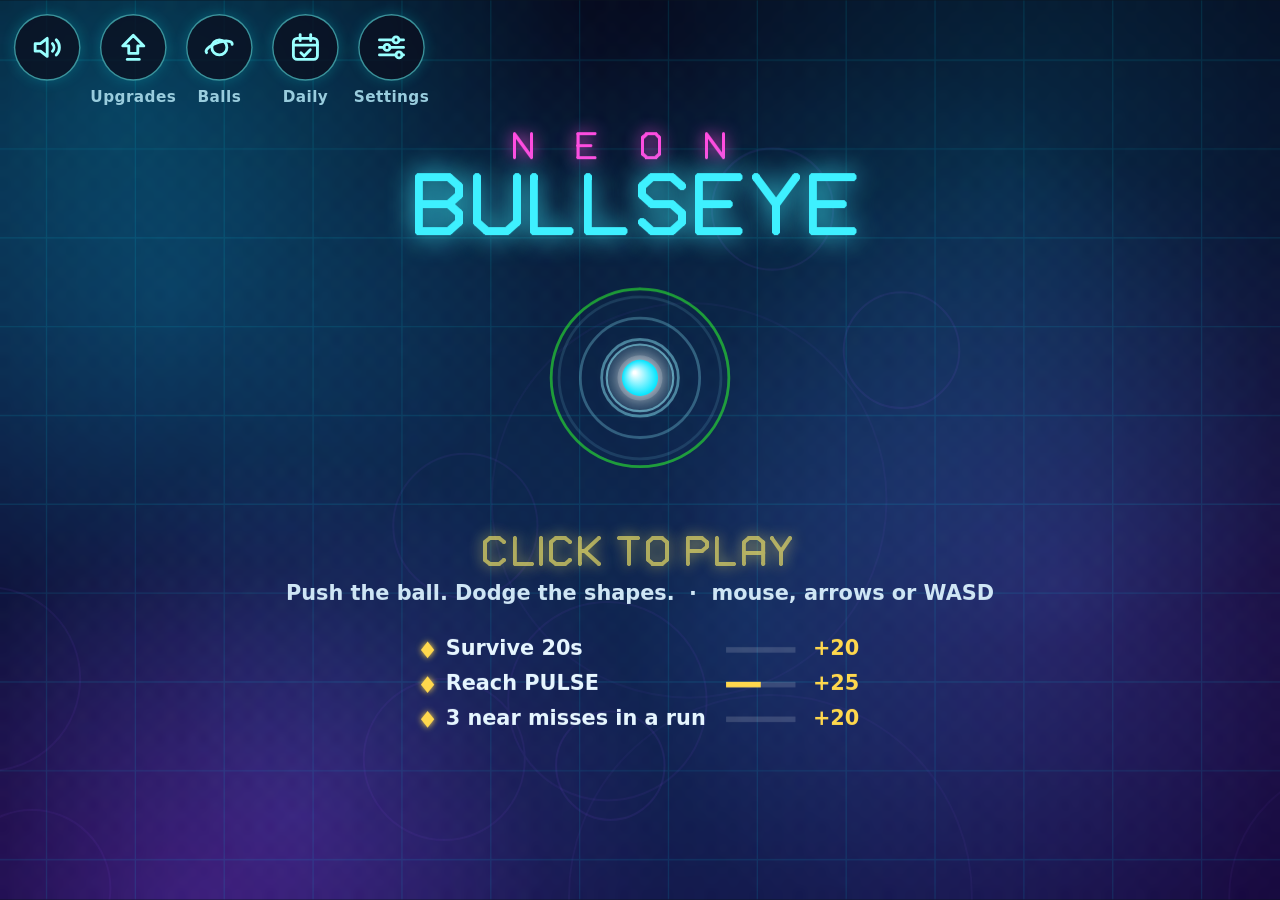
<file: play/cg/index.html>
<!DOCTYPE html>
<html lang="en">
<head>
<meta charset="utf-8">
<meta name="viewport" content="width=device-width, initial-scale=1, maximum-scale=1, user-scalable=no, viewport-fit=cover">
<meta name="apple-mobile-web-app-capable" content="yes">
<title>Neon Bullseye</title>
<script src="https://sdk.crazygames.com/crazygames-sdk-v3.js"></script>
<style>
@font-face { font-family:"NB Display"; src:url([data-uri]) format("woff"); font-display:block; }
  html, body { margin:0; padding:0; height:100%; background:#05030d; overflow:hidden;
    touch-action:none; overscroll-behavior:none; -webkit-user-select:none; -moz-user-select:none; -ms-user-select:none; user-select:none;
    -webkit-touch-callout:none; -webkit-tap-highlight-color:transparent;
    font-family: system-ui, -apple-system, "Segoe UI", Roboto, "Helvetica Neue", sans-serif; color:#dff; }
  #c { position:absolute; inset:0; width:100%; height:100%; display:block; touch-action:none; }
  #gear { position:absolute; top:max(10px, 0px); right:10px; width:42px; height:42px;
    border-radius:50%; border:1px solid #6ff8; background:#0a1020cc; color:#8ff; font-size:22px;
    line-height:40px; text-align:center; padding:0; cursor:pointer; z-index:5; box-shadow:0 0 10px #0ff4; }
  #panel { position:absolute; inset:0; background:#05030dee; z-index:4; display:none; overflow-y:auto;
    padding:60px 18px 24px; box-sizing:border-box; touch-action:pan-y; }
  #panel.open { display:block; }
  #panel h2 { margin:0 0 12px; color:#6ff; letter-spacing:2px; font-size:18px; }
  .row { margin:10px 0; font-size:14px; }
  .row label { display:flex; justify-content:space-between; color:#bdf; }
  .row b { color:#ff6; font-weight:normal; }
  .row input { width:100%; margin:4px 0 0; accent-color:#0ff; }
  #panel button.reset { margin-top:14px; padding:10px 16px; background:#201030; color:#f8f;
    border:1px solid #f8f8; border-radius:6px; font-size:15px; }
  #panel .hint { color:#889; font-size:12px; margin-top:10px; }
  #coll { position:absolute; inset:0; z-index:6; background:linear-gradient(#06061a,#14083a); display:none;
    flex-direction:column; padding:max(12px, 0px) 16px 0; box-sizing:border-box; }
  #coll.open { display:flex; }
  .chead { display:flex; align-items:center; gap:12px; margin-bottom:10px; }
  .chead h2 { margin:0; color:#6ff; letter-spacing:2px; font-size:18px; }
  #collBack { min-height:44px; padding:0 16px; border-radius:10px; border:1px solid #f8f8; background:#201030; color:#f8f;
    font:bold 16px var(--ui); cursor:pointer; }
  #tabs { display:flex; gap:10px; margin-bottom:12px; }
  #tabs button { flex:1; min-height:46px; border-radius:10px; border:1px solid #6ff6; background:#0a1020; color:#9cd;
    font:bold 16px var(--ui); cursor:pointer; }
  #tabs button.on { background:#0e3a4a; color:#fff; border-color:#6ff; box-shadow:0 0 10px #0ff5; }
  #grid { flex:1; overflow-y:auto; touch-action:pan-y; display:grid; grid-template-columns:1fr 1fr; gap:12px;
    align-content:start; grid-auto-rows:min-content; padding-bottom:max(20px, 0px); }
  .tile { min-height:132px; border-radius:14px; border:1px solid #6ff4; background:#0a1020cc; color:#dff; padding:8px;
    display:flex; flex-direction:column; align-items:center; gap:4px; font-family:inherit; cursor:pointer; }
  .tile.sel { border-color:#7fff9a; box-shadow:0 0 12px #5f8a; }
  .tile .pv { position:relative; width:100%; height:76px; }
  .tile canvas { width:100%; height:76px; display:block; }
  .tile.locked canvas { filter:brightness(0) drop-shadow(0 0 5px #6ff) drop-shadow(0 0 10px #6ff8); opacity:.9; }
  .tile.locked { border-style:dashed; } .tile .st.need { color:#ffd84d; text-align:center; }
  .tile .lock { position:absolute; left:50%; top:50%; width:26px; height:26px; margin:-13px 0 0 -13px; }
  .tile .nm { font-weight:bold; font-size:15px; }
  .tile.locked .nm { color:#889; }
  .tile .st { font-size:12px; color:#8ab; }
  .tile.sel .st { color:#7fff9a; font-weight:bold; }
  #telToggle { width:auto; margin:0; transform:scale(1.4); }
  #telStat { color:#889; font-size:12px; margin-top:4px; }
    display:none; flex-direction:column; align-items:center; gap:6px; }
    font-size:34px; line-height:1; padding:0; cursor:pointer; }

  /* Fixed logical stage (STAGE_W x STAGE_H), scaled to fit and letterboxed. --s = current scale. */
  html, body { background: radial-gradient(ellipse at center, #120a2a 0%, #05030d 70%); }
  #stage { --ui: system-ui, -apple-system, "Segoe UI", Roboto, "Helvetica Neue", sans-serif; --disp: "NB Display", var(--ui); position:fixed; left:0; top:0; width:450px; height:648px; transform-origin:0 0; overflow:hidden; background:#05030d; --s:1; }
  /* keep small DOM text >= ~12 screen px when the stage is scaled down */
  .tile .st, .tile .nm, #telStat, #panel .hint, .row { font-size:max(12px, calc(12px / var(--s))); }

  #tabs { gap:6px; } #tabs button { font-size:13px; padding:0 2px; display:flex; flex-direction:column; align-items:center; justify-content:center; gap:1px; line-height:1.15; }
  #tabs .ti { font-size:17px; } #tabs .tl { font-size:max(12px, calc(12px / var(--s))); }
  .mhead { grid-column:1/-1; display:flex; justify-content:space-between; align-items:center; color:#dff; font-size:16px; padding:2px 4px; }
  .mhead b { color:#ffd84d; } .mhead span:last-child i { display:inline-block; vertical-align:middle; height:8px; width:0; max-width:90px; background:#6ff; margin-left:8px; border-radius:4px; }
  .mrow { grid-column:1/-1; display:flex; align-items:center; gap:10px; border:1px solid #6ff4; background:#0a1020cc; border-radius:14px; padding:10px 12px; color:#dff; }
  .mrow .tx { flex:1; } .mrow b { display:block; font-size:16px; } .mrow small { color:#8ab; font-size:max(13px, calc(12px / var(--s))); } .mrow em { display:block; font-style:normal; color:#7fff9a; letter-spacing:2px; font-size:12px; } .mrow em s { text-decoration:none; color:#345; }
  .mrow button { min-height:44px; min-width:84px; border-radius:10px; border:1px solid #7fff9a; background:#0e3a4a; color:#fff; font:bold 15px var(--ui); cursor:pointer; }
  .mrow button:disabled { opacity:.45; border-color:#6ff4; cursor:default; } .mrow.done { border-color:#7fff9a; }

  /* top icon rail: inline SVG icons, labelled on the menu screens */
  #rail { position:absolute; top:10px; left:10px; display:flex; gap:14px; z-index:5; align-items:flex-start; }
  #rail button { position:relative; width:48px; height:48px; border-radius:50%; border:1.5px solid #6ff8; background:#0a1020cc; color:#9ff; padding:0; cursor:pointer; box-shadow:0 0 10px #0ff3; }
  #rail svg { width:26px; height:26px; display:block; margin:auto; fill:none; stroke:currentColor; stroke-width:1.9; stroke-linecap:round; stroke-linejoin:round; }
  #rail button span { position:absolute; left:50%; top:52px; transform:translateX(-50%); font:600 max(11px, calc(12px / var(--s))) var(--ui); color:#9cd; letter-spacing:.3px; white-space:nowrap; pointer-events:none; }
  #rail button:hover { border-color:#6ff; color:#fff; }
  #mute .off { display:none; } #mute.off .on { display:none; } #mute.off .off { display:inline; } #mute.off { color:#789; }
  #rail .dot { position:absolute; top:-2px; right:-2px; width:13px; height:13px; border-radius:50%; background:#ffd84d; border:2px solid #0a1020; box-shadow:0 0 8px #fd4; display:none; }
  #rail .dot.on { display:block; }
  #stage[data-st=play] #rail .rb:not(.keep) { display:none; }
  #rail #rPause { display:none; } #stage[data-st=play] #rail #rPause { display:block; }

  .mrow svg.up { flex:none; width:56px; height:40px; }
  .cal { grid-column:1/-1; display:grid; grid-template-columns:repeat(6,1fr); gap:5px; }
  .cal .dc { border:1px solid #6ff4; background:#0a1020cc; border-radius:10px; padding:5px 2px; text-align:center; color:#8ab; }
  .cal .dc small { display:block; font-size:max(11px, calc(11px / var(--s))); } .cal .dc b { font-size:14px; color:#dff; }
  .cal .dc.past { border-color:#7fff9a88; } .cal .dc.past b { color:#7fff9a; }
  .cal .dc.today { border-color:#ffd84d; box-shadow:0 0 12px #fd48; } .cal .dc.today b { color:#ffd84d; }
  .cal .dc.big { grid-column:1/-1; padding:9px; border-color:#ff8ae6aa; } .cal .dc.big b { font-size:20px; } .cal .dc.big em { display:block; font-style:normal; font-size:12px; letter-spacing:2px; color:#ff8ae6; }

  /* game-over DOM buttons (positions follow the canvas layout; --oy centres the block on tall fields) */
  @keyframes fin { from { opacity:0; } to { opacity:1; } }
  #retry, #goUp { position:absolute; left:50%; transform:translateX(-50%); display:none; z-index:3; cursor:pointer; font-family:var(--disp); color:#fff; }
  #retry.show, #goUp.show { display:block; animation:fin .3s; }
  #retry { top:calc(498px + var(--oy, 0px)); width:280px; height:64px; border-radius:32px; border:2px solid #dff; background:linear-gradient(#19c8dc,#0b7f9c); font-size:28px; letter-spacing:3px; box-shadow:0 0 26px #0ff7; text-shadow:0 1px 0 #0468; }
  #retry:hover { filter:brightness(1.12); }
  #goUp { top:calc(428px + var(--oy, 0px)); min-width:280px; height:50px; padding:0 22px; border-radius:25px; border:1.5px solid #ffd84d; background:#2a2208ee; color:#ffd84d; font-size:16px; letter-spacing:1.5px; box-shadow:0 0 16px #fd45; white-space:nowrap; }
  #goUp:hover { background:#3a300cee; }

  /* settings + streak sheets */
  #settings, #streak { position:absolute; inset:0; z-index:7; background:#05030dd9; display:none; align-items:center; justify-content:center; }
  #settings.open, #streak.open { display:flex; }
  .card { width:366px; box-sizing:border-box; padding:16px; border-radius:18px; border:1px solid #6ff8; background:linear-gradient(#0c1030,#160a3c); box-shadow:0 0 30px #0ff3; display:flex; flex-direction:column; gap:10px; }
  .card h2 { margin:0; color:#6ff; letter-spacing:2px; font-size:18px; text-align:center; }
  .card p { margin:0; text-align:center; color:#dff; font-size:15px; }
  .card .mrow { grid-column:auto; }
  .card button.big { min-height:48px; border-radius:12px; border:1px solid #6ff; background:#0e3a4a; color:#fff; font:bold 17px var(--ui); cursor:pointer; }

  /* wide screens: neon letterbox + side panels (the 450x800 stage is unchanged) */
  body::before { content:""; position:fixed; inset:0; pointer-events:none; background-image:linear-gradient(#6ff1 1px, transparent 1px), linear-gradient(90deg, #6ff1 1px, transparent 1px); background-size:64px 64px; -webkit-mask-image:radial-gradient(ellipse at center, #000 5%, transparent 75%); mask-image:radial-gradient(ellipse at center, #000 5%, transparent 75%); }
  #stage { box-shadow:0 0 0 1px #6ff5, 0 0 70px #0ff3, 0 0 160px #a3f2; }

  #pw { position:absolute; left:8px; top:170px; display:none; flex-direction:column; gap:14px; z-index:3; }
  #pw.r { left:auto; right:8px; }
  #pw button { position:relative; width:58px; height:58px; border-radius:50%; border:1px solid #6ff; background:#0a1020dd; color:#8ff; font-size:30px; line-height:1; padding:0; overflow:hidden; cursor:pointer; box-shadow:0 0 12px #0ff5; }
  #pw button span { position:relative; z-index:1; } #pw button i { position:absolute; left:0; right:0; bottom:0; height:0; background:#000a; }
  #pw button.cd { color:#567; border-color:#6ff4; box-shadow:none; } #pw kbd { position:absolute; z-index:1; right:7px; bottom:3px; font:bold 11px sans-serif; color:#ffd84d; }

#priv { position:absolute; left:8px; bottom:8px; width:260px; z-index:6; display:none; background:#0a1020ee; border:1px solid #6ff6; border-radius:10px; padding:8px 10px; font:max(12px, calc(12px / var(--s)))/1.3 var(--ui); color:#cde; opacity:.92; }
#stage[data-st=play] #priv { display:none !important; }
#priv a { color:#6ff; } #priv button { margin-left:6px; padding:3px 12px; border-radius:6px; border:1px solid #6ff8; background:#123; color:#8ff; font-size:inherit; cursor:pointer; }

#safe { position:fixed; visibility:hidden; pointer-events:none; padding:env(safe-area-inset-top, 0px) env(safe-area-inset-right, 0px) env(safe-area-inset-bottom, 0px) env(safe-area-inset-left, 0px); }
/* wide field: keep sheets and the collection at a readable column width */
#coll { align-items:center; } #coll > * { width:100%; max-width:560px; box-sizing:border-box; }
/* display face on headings and primary buttons; one button style */
.chead h2, .card h2, #panel h2 { font-family:var(--disp); font-weight:normal; letter-spacing:2px; }
.card button.big, .mrow button, #collBack, #tabs button .tl { font-family:var(--disp); font-weight:normal; letter-spacing:1px; }
.mrow button { font-size:14px; } .card button.big { font-size:17px; }
#collBack { border-color:#6ff8; background:#0e3a4a; color:#fff; font-size:14px; }
.cal .dc small { font-size:max(11px, calc(12px / var(--s))); } .cal .dc b { font-size:max(14px, calc(12px / var(--s))); }
.tile.can { border-style:solid; border-color:#ffd84d; box-shadow:0 0 10px #fd45; } .tile.can .st.need { font-weight:bold; }
.tile { font-family:var(--ui); } .tile .nm { font-family:var(--disp); font-weight:normal; font-size:max(13px, calc(12px / var(--s))); letter-spacing:.5px; }
.mhead.sub { color:#9cd; font-size:max(12px, calc(12px / var(--s))); margin-top:6px; } .mhead.sub span:first-child { font-family:var(--disp); color:#6ff; letter-spacing:1.5px; }
#stage.wide #grid { grid-template-columns:repeat(3, 1fr); }

  #gear, #panel { display:none !important; }  /* dev-only UI (hidden in this build) */
</style>
</head>
<body>
<div id="stage">
<canvas id="c"></canvas>
<div id="pw"></div>
<div id="rail">
  <button id="mute" class="keep" aria-label="Sound"><svg viewBox="0 0 24 24" aria-hidden="true"><path d="M4 9.5h3.5L12 6v12l-4.5-3.5H4z"/><path class="on" d="M15.5 9.5a3.6 3.6 0 0 1 0 5M18 7a7 7 0 0 1 0 10"/><path class="off" d="M16 9.5l5 5M21 9.5l-5 5"/></svg></button>
  <button id="rShop" class="rb" aria-label="Upgrades"><svg viewBox="0 0 24 24" aria-hidden="true"><path d="M12 4l7 7h-4v5H9v-5H5z"/><path d="M8 20h8"/></svg><i class="dot"></i><span>Upgrades</span></button>
  <button id="rCol" class="rb" aria-label="Balls and trails"><svg viewBox="0 0 24 24" aria-hidden="true"><circle cx="12" cy="12" r="5"/><path d="M3.5 15.5c-1.5-2 3-5.5 8.5-7s9-.5 8.500 1.500"/></svg><i class="dot"></i><span>Balls</span></button>
  <button id="rDaily" class="rb" aria-label="Daily rewards"><svg viewBox="0 0 24 24" aria-hidden="true"><rect x="4" y="6" width="16" height="14" rx="2.500"/><path d="M4 10.500h16M8.500 3.500v4M15.500 3.500v4M9 15.500l2.200 2.200 4-4.200"/></svg><i class="dot"></i><span>Daily</span></button>
  <button id="rSet" class="rb" aria-label="Settings"><svg viewBox="0 0 24 24" aria-hidden="true"><path d="M4 7h9M17 7h3M4 12h3M11 12h9M4 17h11M19 17h1"/><circle cx="15" cy="7" r="2"/><circle cx="9" cy="12" r="2"/><circle cx="17" cy="17" r="2"/></svg><span>Settings</span></button>
  <button id="rPause" class="rb keep" aria-label="Pause"><svg viewBox="0 0 24 24" aria-hidden="true"><path d="M8.500 5.500v13M15.500 5.500v13"/></svg></button>
</div>
<button id="goUp"></button>
<button id="retry">RETRY</button>
<div id="settings"><div class="card"><h2>SETTINGS</h2>
  <div class="mrow"><div class="tx"><b>Reduce motion</b><small>No screen shake, flashes or slow-mo</small></div><button id="setRm"></button></div>
  <div class="mrow"><div class="tx"><b>Left-handed</b><small>Power-up buttons on the right edge</small></div><button id="setLefty"></button></div>
  <button id="setClose" class="big">Close</button></div></div>
<div id="streak"><div class="card"><h2>DAILY STREAK</h2><div class="cal" id="stDays"></div><p id="stTxt"></p><button id="stOk" class="big">Nice!</button></div></div>
<div id="priv">Saves progress on this device and sends anonymous play stats. <a href="privacy.html" target="_blank" rel="noopener">Privacy</a> <button id="privOk">OK</button></div>
<button id="gear" aria-label="Tuning">&#9881;</button>
<div id="panel"><h2>TUNING</h2><div id="rows"></div>
  <div class="row"><label><span>Send stats</span><input type="checkbox" id="telToggle"></label><div id="telStat"></div></div>
  <button class="reset" id="reset">Reset defaults</button>
  <button class="reset" id="unlockAll">Unlock all (testing)</button>
  <button class="reset" id="resetUnlocks">Reset unlocks</button>
  <div class="hint">Changes apply live. Tap the gear to close and resume.</div></div>
<div id="coll"><div class="chead"><button id="collBack">&larr; Back</button><h2 id="collTitle">COLLECTION</h2></div>
  <div id="tabs"><button data-k="balls"></button><button data-k="trails"></button><button data-k="themes"></button><button data-k="upgrades"></button><button data-k="daily"></button></div>
  <div id="grid"></div></div>
</div>
<div id="safe"></div>

<script>
"use strict";
const BUILD = {"target":"crazygames","devUI":false,"telemetry":false};
// Platform adapter. 'web' = no-ops + localStorage. 'crazygames' = SDK v3 (Basic Launch: init + gameplayStart/Stop only; no ads).
const _cg = () => { try { return BUILD.target === 'crazygames' && window.CrazyGames && window.CrazyGames.SDK; } catch (e) { return null; } };
const PLATFORM = {
  name: BUILD.target,
  locale: (navigator.language || 'en').slice(0, 2),
  ready: false,
  init() { const s = _cg(); if (!s) return; try { Promise.resolve(s.init()).then(() => { PLATFORM.ready = true; try { s.game.loadingStart(); s.game.loadingStop(); if (PLATFORM.playing) s.game.gameplayStart(); } catch (e) {} }).catch(() => {}); } catch (e) {} },
  playing: false,
  gameplayStart() { PLATFORM.playing = true; const s = _cg(); if (s && PLATFORM.ready) try { s.game.gameplayStart(); } catch (e) {} },
  gameplayStop() { PLATFORM.playing = false; const s = _cg(); if (s && PLATFORM.ready) try { s.game.gameplayStop(); } catch (e) {} },
  adBreak(done) { done(); },                      // Full Launch only: midgame ad after game over; always continues if no fill
};
PLATFORM.init();

const TELEMETRY = { url: 'https://ahbfawcyytdrmmxepxjy.supabase.co/rest/v1/runs', key: 'sb_publishable_pWDVpRghWtIJLmDtPlQqag_lGzBQU3x', enabled: BUILD.telemetry && !/[?&]notel=1/.test(location.search) };
const GAME_VERSION = '1.0.2' + (BUILD.target === 'web' ? '' : '+' + BUILD.target);
// ============================================================
// CONFIG: fixed constants + tunable params (exposed in panel)
// ============================================================
const CONFIG = {
  ballRadius: 13,
  ringRadius: 64,          // visual target ring radius
  startHealth: 100,
  step: 1 / 120,           // fixed physics timestep (s)
  maxFrame: 0.1,           // dt clamp (s)
  edgeLossBase: 1.0,
  edgeBase: 4.5,           // edge-loss base rate (independent of the distance-loss slider)       // edge loss = tuned lossRate*edgeMult*edgeLossBase per s
  stageNames: ['CALM', 'PULSE', 'HEAT', 'REDLINE', 'TOXIC', 'SOLAR', 'VOID', 'BULLSEYE'],
  stageSeconds: 30,        // seconds (at ramp 1) per background stage
  // Fixed force scalings (the sliders multiply these)
  repulsionUnit: 1.0,      // accel per px beyond sweet spot, per slider unit
  driftUnit: 20,           // px/s^2 per slider unit
  // Palette stages: [bgA, bgB, accent1, accent2, obstacleColour]
  palettes: [
    ['#06061a', '#14083a', '#00e5ff', '#9b5cff', '#2bd9ff'],
    ['#12041f', '#2a0640', '#ff2bd6', '#7a5cff', '#ff4de0'],
    ['#1c0407', '#3a0a0a', '#ff3b30', '#ff9a1f', '#ff6a2b'],
    ['#2a0000', '#000000', '#ff1a1a', '#ffee00', '#ffffff'],
    ['#00141a', '#001f1a', '#00ffa3', '#00c2ff', '#7dffd4'],
    ['#1a1200', '#2e1a00', '#ffb300', '#ff5e00', '#ffd966'],
    ['#10001f', '#05000d', '#c200ff', '#00f0ff', '#f0b3ff'],
    ['#000000', '#1a0010', '#ffffff', '#ff0066', '#ff0066']
  ],
  // Tunables: key -> [default, min, max, step, label]
  tune: {
    sweet:   [24,  8,  60, 1,    'Sweet spot radius'],
    repel:   [4.5, 0,  14, 0.1,  'Repulsion strength'],
    pull:    [0.35, 0, 2,  0.05, 'Centre pull'],
    up:      [22,  0, 120, 1,    'Upward bias'],
    drift:   [3.0, 0, 10,  0.1,  'Random drift strength'],
    damp:    [1.3, 0.2, 4, 0.05, 'Damping'],
    loss:    [0,   0, 20,  0.1,  'Distance health loss rate (0 = off)'],
    hit:     [5,   0, 40,  0.5,  'Obstacle hit damage'],
    edge:    [4,   1, 15,  0.5,  'Edge damage multiplier'],
    spawn:   [1.0, 0.2, 4, 0.05, 'Obstacle spawn rate'],
    ramp:    [1.0, 0, 3,   0.05, 'Difficulty ramp speed'],
    maxSpeed:[450, 100, 2000, 10, 'Max ball speed (px/s)'],
    bounce:  [0.8, 0.3, 1.2, 0.05, 'Edge bounciness'],
    kick:    [70,  0, 300, 5,    'Edge kick (min inward px/s)']
  }
};
const STORE_BEST = 'scrollgame.best', STORE_TUNE = 'scrollgame.tune2';

// Tunable values (live)
const T = {};
for (const k in CONFIG.tune) T[k] = CONFIG.tune[k][0];
function lsGet(k) { try { return localStorage.getItem(k); } catch (e) { return null; } }
function lsSet(k, v) { try { localStorage.setItem(k, v); } catch (e) {} }
(function loadTune() {
  try {
    const s = JSON.parse(lsGet(STORE_TUNE) || '{}');
    for (const k in T) if (typeof s[k] === 'number' && isFinite(s[k])) T[k] = s[k];
  } catch (e) {}
})();

// ============================================================

// Canvas + sizing
// ============================================================
const canvas = document.getElementById('c');
const ctx = canvas.getContext('2d');
// Logical play field. Height 648 with width 450..1152 on landscape frames (fills 16:9), width 450 with height 648..800 on portrait.
// Physics units are the same everywhere; obstacle density is normalised by fieldK() (04-sim.js).
// Render quality steps (canvas resolution multiplier). 99-main.js steps down when frames stay slow; step 2 also drops glows.
const QUALITY = [1, 0.75, 0.58];
const START_Y = 0.42;   // ring/ball start height (fraction of the field)
const REF_W = 450, REF_H = 648, MAX_W = 1152, MAX_H = 800;
let W = REF_W, H = REF_H, DPR = 1, SCALE = 1, RS = 1, PH = REF_H, FH = 0, SAFE = { t: 0, r: 0, b: 0, l: 0 }; // PH = play-area height (footer starts at y=PH); RS = DPR*SCALE
const stageEl = document.getElementById('stage');
function fieldFor(vw, vh) {
  const a = vw / Math.max(1, vh);
  return a >= REF_W / REF_H ? { w: Math.round(clamp(REF_H * a, REF_W, MAX_W)), h: REF_H } : { w: REF_W, h: Math.round(clamp(REF_W / a, REF_H, MAX_H)) };
}
function safeInsets() { // env(safe-area-inset-*) via a probe element (CrazyGames app runs fullscreen under notches)
  try { const cs = getComputedStyle(document.getElementById('safe')); return { t: parseFloat(cs.paddingTop) || 0, r: parseFloat(cs.paddingRight) || 0, b: parseFloat(cs.paddingBottom) || 0, l: parseFloat(cs.paddingLeft) || 0 }; } catch (e) { return { t: 0, r: 0, b: 0, l: 0 }; }
}
function resize() {
  DPR = Math.min(window.devicePixelRatio || 1, 2);
  SAFE = safeInsets();
  const vw = Math.max(50, window.innerWidth - SAFE.l - SAFE.r), vh = Math.max(50, window.innerHeight - SAFE.t - SAFE.b);
  const f = fieldFor(vw, vh); W = f.w; H = f.h; PH = H; FH = 0;
  SCALE = Math.min(vw / W, vh / H);
  RS = Math.min(DPR * SCALE, 1920 / W, 1920 / H) * QUALITY[game.q || 0];   // backing store: at most 1920 px on the long side, scaled down further in low-effects modes
  stageEl.style.width = W + 'px'; stageEl.style.height = H + 'px';
  stageEl.style.transform = 'translate(' + (SAFE.l + (vw - W * SCALE) / 2) + 'px,' + (SAFE.t + (vh - H * SCALE) / 2) + 'px) scale(' + SCALE + ')';
  stageEl.style.setProperty('--s', SCALE); stageEl.style.setProperty('--oy', Math.round((H - REF_H) / 2) + 'px'); stageEl.classList.toggle('wide', W > 700);
  canvas.width = Math.round(W * RS); canvas.height = Math.round(H * RS);
  ctx.setTransform(RS, 0, 0, RS, 0, 0);
  if (game.target) { game.target.x = clamp(game.target.x, 0, W); game.target.y = clamp(game.target.y, 0, PH); }
  if (game.ball) { game.ball.x = clamp(game.ball.x, game.ball.r, W - game.ball.r); game.ball.y = clamp(game.ball.y, game.ball.r, PH - game.ball.r); }
  if (game.state !== 'play' && game.ball && game.target) { game.target.x = game.ball.x = W / 2; game.target.y = game.ball.y = PH * START_Y; }
}
window.addEventListener('resize', resize);
window.addEventListener('orientationchange', resize);

// ============================================================
// Helpers
// ============================================================
const clamp = (v, a, b) => Math.max(a, Math.min(b, v));
const lerp = (a, b, t) => a + (b - a) * t;
const rand = (a, b) => a + Math.random() * (b - a);            // cosmetic randomness only
let _seed = (Math.random() * 4294967296) >>> 0;                 // simulation RNG (mulberry32): seedable for deterministic tests
function seedSim(s) { _seed = s >>> 0; }
function srng() { _seed = (_seed + 0x6D2B79F5) >>> 0; let t = _seed; t = Math.imul(t ^ (t >>> 15), t | 1); t ^= t + Math.imul(t ^ (t >>> 7), t | 61); return ((t ^ (t >>> 14)) >>> 0) / 4294967296; }
const srand = (a, b) => a + srng() * (b - a);
function hex2rgb(h) { return [parseInt(h.slice(1, 3), 16), parseInt(h.slice(3, 5), 16), parseInt(h.slice(5, 7), 16)]; }
function mixHex(a, b, t) {
  const A = hex2rgb(a), B = hex2rgb(b);
  return 'rgb(' + A.map((v, i) => Math.round(lerp(v, B[i], t))).join(',') + ')';
}
function rgba(h, a) { const c = hex2rgb(h); return 'rgba(' + c[0] + ',' + c[1] + ',' + c[2] + ',' + a + ')'; }
// Palette (smoothly interpolated) for a fractional stage value
function palette(stageF) {
  const P = CONFIG.palettes, i = Math.min(P.length - 1, Math.floor(stageF)), j = Math.min(P.length - 1, i + 1);
  const t = clamp(stageF - i, 0, 1), s = t * t * (3 - 2 * t);
  const out = P[i].map((c, n) => mixHex(c, P[j][n], s)).map(rgbToHex);
  const th = typeof selItem === 'function' ? selItem('themes') : null;
  return th && th.fx ? out.map(c => themeColor(c, th.fx)) : out;
}
// Background themes (cosmetic): fx = [hue shift in degrees, saturation multiplier] applied to every stage palette
function themeColor(hex, fx) {
  const m = hex2rgb(hex).map(v => v / 255), mx = Math.max(...m), mn = Math.min(...m), l = (mx + mn) / 2, d = mx - mn;
  let h = 0, s = 0;
  if (d > 1e-6) { s = d / (1 - Math.abs(2 * l - 1)); h = mx === m[0] ? ((m[1] - m[2]) / d) % 6 : mx === m[1] ? (m[2] - m[0]) / d + 2 : (m[0] - m[1]) / d + 4; h *= 60; }
  h = ((h + fx[0]) % 360 + 360) % 360; s = clamp(s * fx[1], 0, 1);
  const c = (1 - Math.abs(2 * l - 1)) * s, x = c * (1 - Math.abs((h / 60) % 2 - 1)), k = l - c / 2, r = h < 60 ? [c, x, 0] : h < 120 ? [x, c, 0] : h < 180 ? [0, c, x] : h < 240 ? [0, x, c] : h < 300 ? [x, 0, c] : [c, 0, x];
  return '#' + r.map(v => Math.round((v + k) * 255).toString(16).padStart(2, '0')).join('');
}
function rgbToHex(s) {
  const m = s.match(/\d+/g).map(Number);
  return '#' + m.map(v => v.toString(16).padStart(2, '0')).join('');
}

// ============================================================
// Game state
// ============================================================
const game = {
  state: 'start',            // start | play | over
  q: 0, lowFx: false, paused: false, resumeT: 0,  // visibility/panel pause; resumeT > 0 = 3-2-1 countdown before play continues
  t: 0,                      // survival time
  health: CONFIG.startHealth, maxHealth: CONFIG.startHealth, runSum: null,
  best: parseFloat(lsGet(STORE_BEST)) || 0,
  newBest: false,
  ball: null, target: null, obstacles: [], trailSt: null, unlockedNow: [], dirX: 0, dirY: -1,
  drift: { x: 0, y: 0, tx: 0, ty: 0, timer: 0 },
  spawnTimer: 1.5,
  shake: 0, flash: 0, edgeTouch: false,
  overAt: 0, acc: 0,
  bgT: 0, bgOff: { x: 0, y: 0 }, blobs: [],
  stats: { nearMiss: 0, bonusShards: 0, sweetTime: 0, hits: 0, stageMax: 0, milestones: 0, clean: 0, cleanMax: 0 },
  shield: 0, safeUntil: 0, hold: false, holdT: 0, holdMove: 0, hitStop: 0, slowMo: 0,     // frame-time seconds (cosmetic pacing; never affects sim results)
  reduceMotion: lsGet('scrollgame.rm') === '1',
  tutorial: '', tutGoals: null, tutSpawnAt: -1, breatherUntil: 0, stageSeen: 0, bestPassed: false, prevBest: 0, msDone: 0,
  mouseGoal: null, tutRun: false
};
game.stageName = () => CONFIG.stageNames[Math.min(7, Math.floor(game.stageF()))];
game.stageF = () => game.state === 'play' || game.state === 'over' ? diffTime() / CONFIG.stageSeconds : 0.0;
// Effective "difficulty time" (seconds scaled by ramp speed)
// First-run easing: runs 1-2 ramp slower so new players reach the 60s mark
function easeF() { const r = typeof prog !== 'undefined' ? prog.runs : 9; return r < 1 ? 0.6 : r < 2 ? 0.75 : r < 4 ? 0.9 : 1; }
function diffTime() { return game.t * T.ramp * easeF(); }
// Difficulty level: 0 at start, ~1 at 60s with ramp 1
function level() { return diffTime() / 60; }

function initBlobs() {
  game.blobs = [];
  for (let i = 0; i < 7; i++) game.blobs.push({ x: Math.random(), y: Math.random(), r: rand(0.25, 0.6),
    vx: rand(-0.02, 0.02), vy: rand(-0.02, 0.02), c: i % 2 });
}
initBlobs();

function resetRun() {
  game.pw = newPw(); game.pwUsed = 0; MOD.sweetTemp = 0; MOD.calm = 1; game.t = 0; game.maxHealth = CONFIG.startHealth * MOD.hp; game.health = game.maxHealth; game.newBest = false;
  game.stats = { nearMiss: 0, bonusShards: 0, sweetTime: 0, hits: 0, stageMax: 0, milestones: 0, clean: 0, cleanMax: 0 };
  game.shield = typeof prog !== 'undefined' && prog.runs < SHIELD_RUNS ? 1 : 0; game.safeUntil = 0; game.hold = true; game.holdT = 0; game.holdMove = 0; game.tutGoals = null; game.hitStop = 0; game.slowMo = 0; game.tutorial = ''; game.tutSpawnAt = -1; game.breatherUntil = 0; game.stageSeen = 0;
  game.bestPassed = false; game.prevBest = game.best; game.msDone = 0; game.mouseGoal = null; game.tutRun = typeof prog !== 'undefined' && prog.runs === 0;
  game.obstacles = []; game.trailSt = newTrailSt(); game.unlockedNow = []; game.spawnTimer = 1.5;
  game.shake = 0; game.flash = 0; game.acc = 0;
  game.paused = false; game.resumeT = 0;
  game.target = { x: W / 2, y: PH * START_Y };
  game.ball = { x: W / 2, y: PH * START_Y, vx: 0, vy: 0, r: CONFIG.ballRadius };
  game.drift = { x: 0, y: 0, tx: 0, ty: 0, timer: 0 };
}
function fxe(type, data) { if (typeof fxEvent === 'function') fxEvent(type, data || {}); }
function startRun() {
  meta.notice = []; meta.pending = null; telRunStart(); resetRun(); game.state = 'play'; telBegin(); PLATFORM.gameplayStart(); Audio_.sfx('start'); Audio_.music(true);
  fxe('start');
}
function endRun() {
  fxe('death', { x: game.ball ? game.ball.x : 0, y: game.ball ? game.ball.y : 0 });
  game.tutorial = ''; game.hitStop = 0;
  game.state = 'over'; game.overAt = performance.now(); PLATFORM.gameplayStop(); Audio_.music(false); Audio_.sfx('over');
  const s = game.t;
  if (s > game.best) { game.best = s; game.newBest = true; lsSet(STORE_BEST, String(s)); }
  game.unlockedNow = recordRun(s); game.runSum = metaOnRunEnd(s, game.newBest); if (game.unlockedNow.length || game.runSum.lines.length) setTimeout(() => Audio_.sfx('unlock'), 500);
  telEnd();
}


// ============================================================
// Input (relative drag)
// ============================================================
let drag = null; // {id, x, y}
function onDown(e) {
  if (e.target !== canvas) return;
  e.preventDefault();
  Audio_.unlock(); telTouch(); lastPtr = e.pointerType === 'touch' ? 'touch' : 'mouse';
  if (panelOpen || collOpen) return;
  if (game.paused) { resumeGame(); return; }
  if (game.state === 'start') { startRun(); }
  else if (game.state === 'over') {
    if (performance.now() - game.overAt > 300) startRun(); else return;
  }
  if (e.pointerType === 'mouse') mouseFollow(e);
  drag = { id: e.pointerId, x: e.clientX, y: e.clientY };
  try { canvas.setPointerCapture(e.pointerId); } catch (err) {}
}
function resumeGame() { if (!game.paused || game.resumeT > 0) return; game.resumeT = RESUME_S; telClearInProg(); }   // countdown runs in update()
const RESUME_S = 0.9;
// Desktop mouse: ring follows the cursor (absolute position), no click needed
function mouseFollow(e) {
  const r = canvas.getBoundingClientRect(); if (!r.width) return;
  game.mouseGoal = { x: clamp((e.clientX - r.left) / r.width * W, 0, W), y: clamp((e.clientY - r.top) / r.height * H, 0, PH) };
}
function onMove(e) {
  if (e.pointerType === 'mouse') { // ring follows the cursor anywhere in the frame (clamped to the field), not only over the canvas
    if (panelOpen || collOpen || game.paused) return;
    lastPtr = 'mouse';
    if (game.state === 'play') mouseFollow(e);
    return;
  }
  if (!drag || e.pointerId !== drag.id) return;
  e.preventDefault();
  if (game.state === 'play' && !game.paused && !panelOpen && game.target) {
    if (rs) rs.drag += Math.hypot(e.clientX - drag.x, e.clientY - drag.y) / SCALE;
    game.target.x = clamp(game.target.x + (e.clientX - drag.x) / SCALE, 0, W);
    game.target.y = clamp(game.target.y + (e.clientY - drag.y) / SCALE, 0, PH);
  }
  drag.x = e.clientX; drag.y = e.clientY;
}
function onUp(e) { if (drag && e.pointerId === drag.id) drag = null; }
canvas.addEventListener('pointerdown', onDown);
window.addEventListener('pointermove', onMove, { passive: false });
window.addEventListener('pointerup', onUp);
window.addEventListener('pointercancel', onUp);
// Block page scroll / zoom / pull-to-refresh
document.addEventListener('touchmove', e => { if (!e.target.closest('#panel, #grid')) e.preventDefault(); }, { passive: false });
document.addEventListener('gesturestart', e => e.preventDefault());
document.addEventListener('contextmenu', e => e.preventDefault());
document.addEventListener('visibilitychange', () => { if (document.hidden) autoPause(); });
window.addEventListener('blur', autoPause);

// ============================================================
// Tuning panel
// ============================================================
let panelOpen = false;
const panel = document.getElementById('panel'), rowsEl = document.getElementById('rows');
const inputs = {};
function fmt(k, v) { const st = CONFIG.tune[k][3]; return v.toFixed(st < 1 ? (st < 0.1 ? 2 : 1) : 0); }
(function buildPanel() {
  for (const k in CONFIG.tune) {
    const [, mn, mx, st, label] = CONFIG.tune[k];
    const row = document.createElement('div'); row.className = 'row';
    row.innerHTML = '<label><span>' + label + '</span><b></b></label><input type="range">';
    const inp = row.querySelector('input'), val = row.querySelector('b');
    inp.min = mn; inp.max = mx; inp.step = st; inp.value = T[k]; val.textContent = fmt(k, T[k]);
    inp.addEventListener('input', () => {
      T[k] = parseFloat(inp.value); val.textContent = fmt(k, T[k]); saveTune();
    });
    inputs[k] = { inp, val };
    rowsEl.appendChild(row);
  }
})();
function saveTune() { lsSet(STORE_TUNE, JSON.stringify(T)); }
document.getElementById('reset').addEventListener('click', () => {
  for (const k in CONFIG.tune) {
    T[k] = CONFIG.tune[k][0]; inputs[k].inp.value = T[k]; inputs[k].val.textContent = fmt(k, T[k]);
  }
  saveTune();
});
document.getElementById('gear').addEventListener('click', () => {
  panelOpen = !panelOpen; panel.classList.toggle('open', panelOpen); drag = null;
  if (panelOpen && rs && game.state === 'play' && !game.paused) rs.paused++;
  telStat();
});
document.getElementById('gear').addEventListener('pointerdown', e => e.stopPropagation());

// ============================================================
// Obstacles
// ============================================================
// Later stages add behaviours to the same shapes: pulsing circles from stage 3 (HEAT), wall pairs with a gap from stage 5 (TOXIC)
function spawnGate(L) {
  const speed = srand(42, 62) * (1 + 0.3 * L), th = 20, gap = Math.max(118, 168 - 14 * L), span = Math.min(W, 560);
  const cx = srand(span / 2, W - span / 2), gx = cx + srand(-span / 2 + gap, span / 2 - gap), x0 = cx - span / 2, x1 = cx + span / 2;
  for (const [a, b] of [[x0, gx - gap / 2], [gx + gap / 2, x1]]) if (b - a > 24)
    game.obstacles.push({ kind: 'rect', x: (a + b) / 2, y: -40, vx: 0, vy: speed, rot: 0, spin: 0, seen: false, hue: 0.9, w: b - a, h: th, gate: true });
}
function spawnObstacle() {
  const L = level(), r = srng(), si = Math.min(7, Math.floor(game.stageF()));
  if (si >= 4 && srng() < 0.13) { spawnGate(L); return 1.6; }
  const kind = r < 0.4 ? 'circle' : r < 0.75 ? 'rect' : 'tri';
  const sizeMul = Math.min(1.9, 1 + 0.5 * L);   // shapes stop growing after ~110 s so late stages stay readable; speed and count keep rising
  const speed = srand(45, 80) * (1 + 0.45 * L);
  // Enter from top, left or right; travel across the screen
  const side = srng();
  let x, y, ang;
  if (side < 0.5) { x = srand(0, W); y = -90; ang = Math.PI / 2 + srand(-0.6, 0.6); }
  else if (side < 0.75) { x = -90; y = srand(0, PH * 0.7); ang = srand(-0.3, 0.7); }
  else { x = W + 90; y = srand(0, PH * 0.7); ang = Math.PI - srand(-0.3, 0.7); }
  const o = { kind, x, y, vx: Math.cos(ang) * speed, vy: Math.sin(ang) * speed, rot: srand(0, 6.28), spin: srand(-0.6, 0.6),
    seen: false, hue: srng() };
  if (kind === 'rect') { // wall (axis-aligned for collision)
    const horiz = srng() < 0.5, len = srand(90, 170) * sizeMul, th = srand(16, 24) * Math.min(sizeMul, 1.8);
    o.w = horiz ? len : th; o.h = horiz ? th : len; o.spin = 0; o.rot = 0;
  } else { o.r = srand(24, 42) * sizeMul; if (kind === 'circle' && si >= 2 && srng() < 0.3) { o.pulse = srand(2.2, 3.2); o.r0 = o.r; } }
  game.obstacles.push(o); return 1;
}
function collideObstacle(b, o) {
  let nx, ny, pen;
  if (o.kind === 'rect') {
    const hw = o.w / 2, hh = o.h / 2;
    const cx = clamp(b.x, o.x - hw, o.x + hw), cy = clamp(b.y, o.y - hh, o.y + hh);
    let dx = b.x - cx, dy = b.y - cy, d2 = dx * dx + dy * dy;
    if (d2 > b.r * b.r) return false;
    if (d2 > 1e-6) { const d = Math.sqrt(d2); nx = dx / d; ny = dy / d; pen = b.r - d; }
    else { // centre inside rect: exit along shortest axis
      const px = hw - Math.abs(b.x - o.x), py = hh - Math.abs(b.y - o.y);
      if (px < py) { nx = Math.sign(b.x - o.x) || 1; ny = 0; pen = px + b.r; }
      else { nx = 0; ny = Math.sign(b.y - o.y) || 1; pen = py + b.r; }
    }
  } else {
    const rr = o.kind === 'tri' ? o.r * 0.8 : o.r;
    const dx = b.x - o.x, dy = b.y - o.y, d = Math.hypot(dx, dy);
    if (d > rr + b.r) return false;
    nx = d > 1e-6 ? dx / d : 0; ny = d > 1e-6 ? dy / d : -1; pen = rr + b.r - d;
  }
  b.x += nx * pen; b.y += ny * pen;
  // Impulse: reflect relative velocity + guaranteed shove
  const rvn = (b.vx - o.vx) * nx + (b.vy - o.vy) * ny;
  if (rvn < 0) { b.vx -= 1.5 * rvn * nx; b.vy -= 1.5 * rvn * ny; }
  b.vx += nx * 60; b.vy += ny * 60;
  return true;
}


// Keyboard (secondary control): arrows / WASD move the target; Space / Enter start or retry.
const keys = {}, KSPEED = 380; // stage px/s
function kbDir() { return { x: (keys.ArrowRight || keys.KeyD ? 1 : 0) - (keys.ArrowLeft || keys.KeyA ? 1 : 0), y: (keys.ArrowDown || keys.KeyS ? 1 : 0) - (keys.ArrowUp || keys.KeyW ? 1 : 0) }; }
window.addEventListener('keydown', e => {
  const k = e.key.length === 1 ? e.key.toLowerCase() : e.key;
  if (/^(Arrow(Up|Down|Left|Right)| )$/.test(k)) e.preventDefault();
  if (k === ' ' || k === 'Enter') {
    Audio_.unlock();
    if (e.repeat || panelOpen || collOpen) return;
    if (game.paused) { resumeGame(); return; }
    lastPtr = 'key';
    if (game.state === 'start') startRun();
    else if (game.state === 'over' && performance.now() - game.overAt > 300) startRun();
    return;
  }
  Audio_.unlock();
  if (e.code === 'KeyM' && !e.repeat) { Audio_.toggleMute(); syncMuteBtn(); return; }
  if (e.code === 'KeyP' && !e.repeat && game.state === 'play' && !game.paused) { autoPause(); return; }
  if (/^(Shift|Control|Alt|Meta|Tab|CapsLock|Escape|F\d+)/.test(e.key)) return;   // never bind Escape; ignore modifier keys
  if (game.paused && !panelOpen && !collOpen) { resumeGame(); return; }
  if (k === '1' || k === '2' || k === '3') { usePw(PWS[+k - 1].id); return; }
  keys[e.code] = true;
  if (game.state === 'start' && !panelOpen && !collOpen && /^(Arrow(Up|Down|Left|Right)|Key[WASD])$/.test(e.code)) { lastPtr = 'key'; game.mouseGoal = null; startRun(); }   // physical key position, so WASD works as ZQSD on AZERTY
});
window.addEventListener('keyup', e => { delete keys[e.code]; });
window.addEventListener('blur', () => { for (const k in keys) delete keys[k]; });

// ============================================================
// Simulation
// ============================================================
const MILESTONES = [[30, 10], [60, 20], [120, 40], [180, 60]];
// Distance between ball edge and obstacle edge (<= 0 means contact); mirrors collideObstacle geometry
function obstacleGap(b, o) {
  if (o.kind === 'rect') {
    const hw = o.w / 2, hh = o.h / 2, cx = clamp(b.x, o.x - hw, o.x + hw), cy = clamp(b.y, o.y - hh, o.y + hh);
    return Math.hypot(b.x - cx, b.y - cy) - b.r;
  }
  return Math.hypot(b.x - o.x, b.y - o.y) - (o.kind === 'tri' ? o.r * 0.8 : o.r) - b.r;
}
// Obstacle density stays constant when the play field is larger than the 450x648 reference (wide layout)
// Wide fields get 20% fewer shapes per area (40% fewer on a player's first three runs, when a slow hand lets the ball roam further).
const fieldK = () => (W * PH) / (REF_W * REF_H) * lerp(1, (typeof prog !== 'undefined' && prog.runs < 3) ? WIDE_NEW : 0.8, clamp((W - REF_W) / (MAX_W - REF_W), 0, 1));
const WIDE_NEW = typeof WIDE_NEW_OVERRIDE === 'number' ? WIDE_NEW_OVERRIDE : 0.6;
// Opening hold: the ball rides in the ring until GO, so every run starts from control (run 1 waits for the player to move)
const PUSH_ASSIST = typeof PUSH_ASSIST_OVERRIDE === 'number' ? PUSH_ASSIST_OVERRIDE : 0.4;
const EDGE_ASSIST = typeof EDGE_ASSIST_OVERRIDE === 'number' ? EDGE_ASSIST_OVERRIDE : 0.85;
const TUT_GOAL_MAX = 14;   // seconds the push lesson waits before giving up and starting the run proper
const HOLD_S = 0.8, HOLD_TUT_MAX = 8;
// Second chance: on a player's first SHIELD_RUNS runs the first lethal hit refills health instead (fraction by run number)
const SHIELD_RUNS = 3, SHIELD_REFILL = [0.7, 0.5, 0.4];
function step(dt) {
  const g = game, b = g.ball, tg = g.target, L = level();
  if (g.hold) {
    const px = tg.x, py = tg.y, kd0 = kbDir();
    if (kd0.x || kd0.y) { const n = Math.hypot(kd0.x, kd0.y); tg.x = clamp(tg.x + kd0.x / n * KSPEED * dt, 0, W); tg.y = clamp(tg.y + kd0.y / n * KSPEED * dt, 0, PH); }
    g.holdMove += Math.hypot(tg.x - (g.holdPx === undefined ? px : g.holdPx), tg.y - (g.holdPy === undefined ? py : g.holdPy)); g.holdPx = tg.x; g.holdPy = tg.y;
    const k0 = 1 - Math.exp(-dt * 16); b.x += (clamp(tg.x, b.r, W - b.r) - b.x) * k0; b.y += (clamp(tg.y, b.r, PH - b.r) - b.y) * k0; b.vx = b.vy = 0;
    g.holdT += dt; if (g.tutRun) g.tutorial = 'move';
    if (g.holdT >= (g.tutRun ? HOLD_TUT_MAX : HOLD_S) || (g.tutRun && g.holdT >= HOLD_S && g.holdMove > 90)) { g.hold = false; g.holdPx = g.holdPy = undefined; fxe('go'); }
    return;
  }
  g.t += dt; pwTick(g, dt);
  const rm = g.reduceMotion;
  // Stage tracking, milestones, new-best crossing (events are cosmetic; no RNG)
  const si = Math.min(7, Math.floor(g.stageF()));
  if (si > g.stageSeen) {
    g.stageSeen = si; g.stats.stageMax = si; g.breatherUntil = g.t + 3.5;
    fxe('stage', { index: si, name: CONFIG.stageNames[si] });
  }
  while (g.msDone < MILESTONES.length && g.t >= MILESTONES[g.msDone][0]) {
    const m = MILESTONES[g.msDone++]; g.stats.bonusShards += m[1]; g.stats.milestones++;
    fxe('milestone', { secs: m[0], shards: m[1] });
  }
  if (!g.bestPassed && g.prevBest > 0 && g.t > g.prevBest) { g.bestPassed = true; fxe('newBestPassed'); }
  g.stats.clean += dt; if (g.stats.clean > g.stats.cleanMax) g.stats.cleanMax = g.stats.clean;
  if (g.tutRun) { // run 1: push the ball into two markers (no shapes meanwhile), then the first slow shape with a dodge hint
    if (g.tutGoals === null) { const x0 = b.x, y0 = b.y; g.tutGoals = [[clamp(x0 + 150, 70, W - 70), clamp(y0 - 50, 110, PH - 90)], [clamp(x0 - 150, 70, W - 70), clamp(y0 + 70, 110, PH - 90)]]; }
    if (g.tutGoals.length && g.t > TUT_GOAL_MAX) g.tutGoals.length = 0;
    if (g.tutGoals.length && Math.hypot(b.x - g.tutGoals[0][0], b.y - g.tutGoals[0][1]) < 34) {
      const gl = g.tutGoals.shift(); g.stats.bonusShards += 5; fxe('tutGoal', { x: gl[0], y: gl[1], last: !g.tutGoals.length });
    }
    if (g.tutGoals.length) g.tutorial = 'push';
    else if (g.tutSpawnAt >= 0 && g.t - g.tutSpawnAt < 4) g.tutorial = 'dodge';
    else g.tutorial = '';
  }
  const kd = kbDir(); if (kd.x || kd.y) { const n = Math.hypot(kd.x, kd.y); tg.x = clamp(tg.x + kd.x / n * KSPEED * dt, 0, W); tg.y = clamp(tg.y + kd.y / n * KSPEED * dt, 0, PH); }

  // Smooth random drift: lerp toward a periodically re-rolled target vector
  const dr = g.drift;
  dr.timer -= dt;
  if (dr.timer <= 0) {
    dr.timer = srand(0.8, 2.2) / (1 + 0.4 * L);
    const a = srand(0, 6.283); dr.tx = Math.cos(a); dr.ty = Math.sin(a) * 0.8;
  }
  const k = 1 - Math.exp(-dt * 1.6);
  dr.x += (dr.tx - dr.x) * k; dr.y += (dr.ty - dr.y) * k;

  // Forces on the ball (accelerations)
  let ax = 0, ay = 0;
  const dx = b.x - tg.x, dy = b.y - tg.y, d = Math.hypot(dx, dy) || 1e-6;
  const excess = Math.max(0, d - sweetR());
  if (d <= sweetR()) g.stats.sweetTime += dt;
  const repel = T.repel * MOD.calm * (1 + 0.55 * L) * CONFIG.repulsionUnit * excess * (1 - PUSH_ASSIST * assist());   // gentler push on a player's first two runs   // (a) away from target
  ax += dx / d * repel; ay += dy / d * repel;
  ax += (W / 2 - b.x) * T.pull; ay += (PH * 0.5 - b.y) * T.pull;             // (b) towards screen centre
  ay -= T.up;                                                                // (c) upward bias
  const ds = T.drift * MOD.drift * MOD.calm * (1 + 0.6 * L) * CONFIG.driftUnit;                     // (d) drift
  ax += dr.x * ds; ay += dr.y * ds;
  b.vx += ax * dt; b.vy += ay * dt;
  const damp = Math.exp(-T.damp * dt); b.vx *= damp; b.vy *= damp;
  b.x += b.vx * dt; b.y += b.vy * dt;

  // Obstacles (e): move, collide, cull
  if (!(g.tutRun && g.tutGoals && g.tutGoals.length)) g.spawnTimer -= g.t < g.breatherUntil ? dt * 0.25 : dt;
  if (g.spawnTimer <= 0) {
    const cost = spawnObstacle();
    if (g.tutRun && g.tutSpawnAt < 0) { // first obstacle of run 1: gentle, and flagged for the 'dodge' hint
      g.tutSpawnAt = g.t; const fo = g.obstacles[g.obstacles.length - 1]; fo.vx *= 0.7; fo.vy *= 0.7;
    }
    g.spawnTimer = cost * srand(1.4, 2.4) / (T.spawn * (1 + 0.7 * L) * fieldK()); }
  for (let i = g.obstacles.length - 1; i >= 0; i--) {
    const o = g.obstacles[i];
    o.x += o.vx * dt; o.y += o.vy * dt; o.rot += o.spin * dt;
    if (o.pulse) o.r = o.r0 * (1 + 0.24 * Math.sin((o.age || 0) * o.pulse));
    const m = (o.kind === 'rect' ? Math.max(o.w, o.h) : o.r) + 140;
    if (o.x < -m || o.x > W + m || o.y < -m || o.y > PH + m) {
      if (o.seen || o.age > 8) { g.obstacles.splice(i, 1); continue; }
    }
    o.age = (o.age || 0) + dt;
    if (o.x > -20 && o.x < W + 20 && o.y > -20 && o.y < PH + 20) o.seen = true;
    if (!o.hit && !o.nmDone) { // near miss: closest approach within 10 px of the ball edge, no contact
      const gap = obstacleGap(b, o);
      if (o.nmMin === undefined) o.nmMin = 1e9;
      if (gap < o.nmMin) o.nmMin = gap;
      else if (o.nmMin < 10 && gap > o.nmMin + 0.5) {
        o.nmDone = true; g.stats.nearMiss++; g.stats.bonusShards += 2; fxe('nearMiss', { x: b.x, y: b.y });
      }
    }
    if (collideObstacle(b, o)) {
      o.hit = true;
      if (!rm) g.shake = Math.max(g.shake, 3); telHit(o); Audio_.sfx('hit');
      if (g.t - (o.dmgAt === undefined ? -9 : o.dmgAt) > 0.6) { // one damage tick per obstacle contact
        o.dmgAt = g.t; const dmg = g.t < g.safeUntil ? 0 : T.hit * (1 + 0.2 * L) * (1 - 0.4 * assist());
        g.health -= dmg; g.stats.hits++; g.stats.clean = 0; if (!rm) g.hitStop = 0.06;
        fxe('hit', { x: b.x, y: b.y, dmg }); g.flash = Math.min(0.35, g.flash + 0.25);
      }
    }
  }

  // Play-area edges: mirror overshoot, reflect with restitution, guarantee a minimum inward speed
  let edge = false, eSide = ''; const e = T.bounce, kick = T.kick;
  const x0 = b.r, x1 = W - b.r, y0 = b.r, y1 = PH - b.r;
  if (b.x < x0) { b.x = Math.min(x1, x0 + (x0 - b.x)); b.vx = Math.max(Math.abs(b.vx) * e, kick); edge = true; eSide = 'left'; }
  else if (b.x > x1) { b.x = Math.max(x0, x1 - (b.x - x1)); b.vx = -Math.max(Math.abs(b.vx) * e, kick); edge = true; eSide = 'right'; }
  if (b.y < y0) { b.y = Math.min(y1, y0 + (y0 - b.y)); b.vy = Math.max(Math.abs(b.vy) * e, kick); edge = true; eSide = eSide || 'top'; }
  else if (b.y > y1) { b.y = Math.max(y0, y1 - (b.y - y1)); b.vy = -Math.max(Math.abs(b.vy) * e, kick); edge = true; eSide = eSide || 'bottom'; }
  const newContact = edge && !g.edgeTouch;
  g.edgeTouch = edge; if (newContact) { Audio_.sfx('edge'); fxe('edge', { x: b.x, y: b.y, side: eSide }); }
  // Hard speed cap (not affected by escalation), applied after all forces, pushes and bounces
  const sp = Math.hypot(b.vx, b.vy);
  if (sp > T.maxSpeed) { const f = T.maxSpeed / sp; b.vx *= f; b.vy *= f; }

  // Health: none in sweet spot, grows with distance, much faster on edge
  const lossD = T.loss * (excess / 40) * (1 + 0.5 * L) * (1 - 0.4 * assist());
  let lossE = 0;
  const edgeRate = (CONFIG.edgeBase * T.edge * CONFIG.edgeLossBase * 1.5 + 6) * (1 - EDGE_ASSIST * assist());   // edges are what end most first runs, so new players get the most relief here
  if (edge) { lossE = edgeRate + (newContact ? 0.15 * edgeRate / dt : 0); if (!rm) g.shake = Math.max(g.shake, 4); g.flash = Math.min(0.35, g.flash + dt * 2); }
  const loss = lossD + lossE;
  if (loss > 0) { const f = Math.min(g.health, loss * dt) / loss; telStep(dt, d, edge, lossD * f, lossE * f); }
  else telStep(dt, d, edge, 0, 0);
  if (g.t >= g.safeUntil) g.health -= loss * dt;
  if (g.health <= 0) {
    if (g.shield > 0) { // second chance on a new player's first runs: one save per run, announced on screen
      g.shield--; g.health = g.maxHealth * SHIELD_REFILL[Math.min(prog.runs, SHIELD_REFILL.length - 1)]; g.safeUntil = g.t + 1.5; g.stats.saved = 1;
      fxe('shield', { x: b.x, y: b.y });
    } else { g.health = 0; endRun(); }
  }
}

function update(frameDt) {
  const g = game;
  g.bgT += frameDt; Audio_.setIntensity(Math.min(7, Math.floor(g.stageF())));
  // Background always drifts
  const sf = g.stageF();
  g.bgOff.x += Math.cos(g.bgT * 0.17) * 22 * frameDt * (1 + sf);
  g.bgOff.y += (14 + Math.sin(g.bgT * 0.11) * 10) * frameDt * (1 + sf);
  for (const bl of g.blobs) {
    bl.x += bl.vx * frameDt * (1 + sf); bl.y += bl.vy * frameDt * (1 + sf);
    if (bl.x < -0.2 || bl.x > 1.2) bl.vx *= -1;
    if (bl.y < -0.2 || bl.y > 1.2) bl.vy *= -1;
  }
  g.shake *= Math.exp(-frameDt * 10); g.flash *= Math.exp(-frameDt * 6);
  if (g.reduceMotion) { g.shake = 0; g.hitStop = 0; g.slowMo = 0; }
  if (g.paused && g.resumeT > 0) { g.resumeT -= frameDt; if (g.resumeT <= 0) { g.resumeT = 0; g.paused = false; if (g.state === 'play') { PLATFORM.gameplayStart(); Audio_.music(true); } } }
  if (g.state === 'play' && !g.paused && !panelOpen) {
    { const kd = kbDir(); if (kd.x || kd.y) g.mouseGoal = null; }
    if (g.mouseGoal && g.target) { // desktop mouse-follow: ring chases the cursor at a capped speed
      const mx = g.mouseGoal.x - g.target.x, my = g.mouseGoal.y - g.target.y, md = Math.hypot(mx, my), mv = Math.min(md, 1600 * frameDt);
      if (md > 0.01) { g.target.x += mx / md * mv; g.target.y += my / md * mv; }
    }
    let ft = frameDt;
    if (g.hitStop > 0) { g.hitStop -= frameDt; ft = 0; }
    else if (g.slowMo > 0) { g.slowMo -= frameDt; ft = frameDt * 0.35; }
    g.acc += ft;
    while (g.acc >= CONFIG.step && g.state === 'play') { step(CONFIG.step); g.acc -= CONFIG.step; }
  }
  if (g.ball) { // cosmetic: smoothed travel direction + trail
    const sp = Math.hypot(g.ball.vx, g.ball.vy), k = 1 - Math.exp(-frameDt * 10);
    if (sp > 8) { g.dirX += (g.ball.vx / sp - g.dirX) * k; g.dirY += (g.ball.vy / sp - g.dirY) * k; }
    trailUpdate(g.trailSt, selItem('trails').id, g.ball.x, g.ball.y, frameDt, g.state === 'play' && !g.paused && !panelOpen);
  }
}


// ============================================================
// Cosmetics: balls, trails, unlock rules, Collection screen (no gameplay effect)
// ============================================================
const STORE_PROG = 'scrollgame.prog', STORE_UNLOCKS = 'scrollgame.unlocks', STORE_SEL = 'scrollgame.sel';
const TRAIL_LIFE = 0.5;
const circ = (c, x, y, r) => { c.beginPath(); c.arc(x, y, r, 0, 6.283); };
function star4(c, x, y, s) { // 4-point sparkle
  c.beginPath(); c.moveTo(x, y - s); c.quadraticCurveTo(x, y, x + s, y); c.quadraticCurveTo(x, y, x, y + s);
  c.quadraticCurveTo(x, y, x - s, y); c.quadraticCurveTo(x, y, x, y - s); c.fill();
}
// unlock: null = available from start; {type:'time', v} = best survival >= v seconds; {type:'runs', v} = total runs >= v;
// {type:'level', v}; skill unlocks: {type:'near', v} = v near misses in ONE run; {type:'stage', v} = reach stage number v (1-8); {type:'sweet', v} = v seconds in the sweet spot in ONE run.
// Change these numbers/types freely; nothing else depends on them.
// draw(c, x, y, r, t, ang, col): c = context, t = seconds, ang = direction of travel, col = accent colour
const BALLS = [
  { id: 'orb', name: 'Neon Orb', unlock: null, draw(c, x, y, r, t, a, col) {
    c.shadowColor = '#fff'; c.shadowBlur = 22;
    const g = c.createRadialGradient(x - r * 0.3, y - r * 0.3, 1, x, y, r);
    g.addColorStop(0, '#fff'); g.addColorStop(1, col); c.fillStyle = g; circ(c, x, y, r); c.fill();
  } },
  { id: 'plasma', name: 'Plasma Core', unlock: { type: 'time', v: 10 }, draw(c, x, y, r, t) {
    const p = 0.5 + 0.5 * Math.sin(t * 6);
    c.shadowColor = '#ff3df0'; c.shadowBlur = 16 + 12 * p;
    const g = c.createRadialGradient(x, y, 0, x, y, r);
    g.addColorStop(0, '#fff'); g.addColorStop(0.45, '#ff7af5'); g.addColorStop(1, '#7a2bff');
    c.fillStyle = g; circ(c, x, y, r * (0.92 + 0.12 * p)); c.fill();
    c.shadowBlur = 0; c.strokeStyle = 'rgba(255,255,255,' + (0.3 + 0.4 * p) + ')'; c.lineWidth = 1.5;
    circ(c, x, y, r * (0.5 + 0.3 * p)); c.stroke();
  } },
  { id: 'pixel', name: 'Pixel', unlock: { type: 'runs', v: 3 }, draw(c, x, y, r, t, a, col) {
    const s = r * 1.7, u = s / 3, x0 = x - s / 2, y0 = y - s / 2;
    c.shadowColor = col; c.shadowBlur = 16; c.fillStyle = col; c.fillRect(x0, y0, s, s); c.shadowBlur = 0;
    c.fillStyle = 'rgba(255,255,255,0.85)'; c.fillRect(x0, y0, u, u); c.fillRect(x0 + u, y0, u, u); c.fillRect(x0, y0 + u, u, u);
    c.fillStyle = 'rgba(0,0,40,0.35)'; c.fillRect(x0 + 2 * u, y0 + 2 * u, u, u); c.fillRect(x0 + u, y0 + 2 * u, u, u); c.fillRect(x0 + 2 * u, y0 + u, u, u);
    c.strokeStyle = '#fff'; c.lineWidth = 1.5; c.strokeRect(x0, y0, s, s);
  } },
  { id: 'eye', name: 'Eyeball', unlock: { type: 'near', v: 4 }, draw(c, x, y, r, t, a) {
    const dx = Math.cos(a), dy = Math.sin(a);
    c.shadowColor = '#fff'; c.shadowBlur = 16; c.fillStyle = '#f4fbff'; circ(c, x, y, r); c.fill(); c.shadowBlur = 0;
    const ix = x + dx * r * 0.36, iy = y + dy * r * 0.36;
    const g = c.createRadialGradient(ix, iy, 1, ix, iy, r * 0.55); g.addColorStop(0, '#7dffb0'); g.addColorStop(1, '#0a9a6a');
    c.fillStyle = g; circ(c, ix, iy, r * 0.55); c.fill();
    c.fillStyle = '#05030d'; circ(c, ix + dx * r * 0.1, iy + dy * r * 0.1, r * 0.26); c.fill();
    c.fillStyle = '#fff'; circ(c, ix - r * 0.15, iy - r * 0.18, r * 0.11); c.fill();
    c.strokeStyle = 'rgba(255,120,160,0.6)'; c.lineWidth = 1; circ(c, x, y, r - 0.5); c.stroke();
  } },
  { id: 'planet', name: 'Planet', unlock: { type: 'level', v: 3 }, draw(c, x, y, r) {
    c.translate(x, y); c.rotate(-0.4); c.lineWidth = 2.5; c.strokeStyle = '#ffd27a';
    c.shadowColor = '#ffb040'; c.shadowBlur = 12;
    c.beginPath(); c.ellipse(0, 0, r * 1.75, r * 0.55, 0, Math.PI, 6.283); c.stroke();      // back half of ring
    const g = c.createRadialGradient(-r * 0.3, -r * 0.3, 1, 0, 0, r);
    g.addColorStop(0, '#ffe3b0'); g.addColorStop(0.55, '#ff8a3a'); g.addColorStop(1, '#7a2a6a');
    c.fillStyle = g; circ(c, 0, 0, r * 0.88); c.fill();
    c.beginPath(); c.ellipse(0, 0, r * 1.75, r * 0.55, 0, 0, Math.PI); c.stroke();           // front half of ring
  } },
  { id: 'bauble', name: 'Bauble', unlock: { type: 'stage', v: 5 }, draw(c, x, y, r, t) {
    c.shadowColor = '#ff3050'; c.shadowBlur = 16;
    const g = c.createRadialGradient(x - r * 0.3, y - r * 0.3, 1, x, y, r);
    g.addColorStop(0, '#ffb0b8'); g.addColorStop(0.5, '#e0102a'); g.addColorStop(1, '#6a0014');
    c.fillStyle = g; circ(c, x, y, r * 0.9); c.fill(); c.shadowBlur = 0;
    c.fillStyle = '#ffd95a'; c.fillRect(x - r * 0.28, y - r * 1.12, r * 0.56, r * 0.32);
    c.strokeStyle = '#ffd95a'; c.lineWidth = 1.5; c.beginPath(); c.arc(x, y - r * 1.3, r * 0.22, Math.PI, 6.283 + 0.3); c.stroke();
    c.strokeStyle = 'rgba(255,217,90,0.8)'; c.lineWidth = 2; c.beginPath(); c.arc(x, y, r * 0.62, 0.3, 2.8); c.stroke();
    c.fillStyle = '#fff'; star4(c, x + r * 0.38, y - r * 0.38, r * (0.3 + 0.2 * Math.sin(t * 5)));
  } },
  { id: 'kitty', name: 'Kitty', unlock: { type: 'time', v: 30 }, draw(c, x, y, r, t) {
    c.shadowColor = '#ff8ae6'; c.shadowBlur = 14; c.fillStyle = '#ffd1f0';
    for (const s of [-1, 1]) { // ears
      c.beginPath(); c.moveTo(x + s * r * 0.95, y - r * 0.1); c.lineTo(x + s * r * 0.8, y - r * 1.3); c.lineTo(x + s * r * 0.1, y - r * 0.85); c.closePath(); c.fill();
    }
    circ(c, x, y, r); c.fill(); c.shadowBlur = 0;
    c.fillStyle = '#ff8ac8';
    for (const s of [-1, 1]) {
      c.beginPath(); c.moveTo(x + s * r * 0.8, y - r * 0.45); c.lineTo(x + s * r * 0.75, y - r * 1.0); c.lineTo(x + s * r * 0.35, y - r * 0.72); c.closePath(); c.fill();
    }
    const blink = (t % 3.2) > 3.05 ? 0.15 : 1;
    c.fillStyle = '#2a1030';
    for (const s of [-1, 1]) { c.beginPath(); c.ellipse(x + s * r * 0.38, y - r * 0.08, r * 0.12, r * 0.17 * blink, 0, 0, 6.283); c.fill(); }
    c.fillStyle = '#ff5aa8'; c.beginPath(); c.moveTo(x - r * 0.1, y + r * 0.15); c.lineTo(x + r * 0.1, y + r * 0.15); c.lineTo(x, y + r * 0.27); c.fill();
    c.strokeStyle = '#2a1030'; c.lineWidth = 1; c.beginPath();
    c.moveTo(x, y + r * 0.27); c.quadraticCurveTo(x - r * 0.1, y + r * 0.45, x - r * 0.25, y + r * 0.36);
    c.moveTo(x, y + r * 0.27); c.quadraticCurveTo(x + r * 0.1, y + r * 0.45, x + r * 0.25, y + r * 0.36);
    for (const s of [-1, 1]) { c.moveTo(x + s * r * 0.5, y + r * 0.2); c.lineTo(x + s * r * 1.15, y + r * 0.12); c.moveTo(x + s * r * 0.5, y + r * 0.32); c.lineTo(x + s * r * 1.12, y + r * 0.42); }
    c.stroke();
  } },
  { id: 'disco', name: 'Disco', unlock: { type: 'level', v: 8 }, draw(c, x, y, r, t) {
    c.shadowColor = '#fff'; c.shadowBlur = 18; c.fillStyle = '#9ab'; circ(c, x, y, r); c.fill(); c.shadowBlur = 0;
    c.save(); circ(c, x, y, r); c.clip();
    const n = 5, u = r * 2 / n;
    for (let i = 0; i < n; i++) for (let j = 0; j < n; j++) {
      const k = (i * 7 + j * 13 + Math.floor(t * 5 + i * j)) % 6;
      c.fillStyle = 'hsl(' + (200 + k * 28) + ',70%,' + (45 + k * 7) + '%)';
      c.fillRect(x - r + i * u + 0.5, y - r + j * u + 0.5, u - 1, u - 1);
    }
    c.restore();
    c.strokeStyle = 'rgba(255,255,255,0.7)'; c.lineWidth = 1.5; circ(c, x, y, r); c.stroke();
    c.fillStyle = '#fff'; c.shadowColor = '#fff'; c.shadowBlur = 8;
    const ga = t * 2.2; star4(c, x + Math.cos(ga) * r * 0.5, y + Math.sin(ga) * r * 0.5, r * (0.3 + 0.25 * Math.sin(t * 7)));
  } },
  { id: 'comet', name: 'Comet', unlock: { type: 'level', v: 5 }, draw(c, x, y, r, t, a, col) {
    c.translate(x, y); c.rotate(a);
    const L = r * (2.8 + 0.4 * Math.sin(t * 18)), g = c.createLinearGradient(0, 0, -L, 0);
    g.addColorStop(0, '#fff6c0'); g.addColorStop(0.35, '#ff9a3a'); g.addColorStop(1, rgba(col, 0));
    c.fillStyle = g; c.beginPath(); c.moveTo(0, -r * 0.8); c.quadraticCurveTo(-L * 0.5, -r * 0.7, -L, 0);
    c.quadraticCurveTo(-L * 0.5, r * 0.7, 0, r * 0.8); c.closePath(); c.fill();
    c.shadowColor = '#fff'; c.shadowBlur = 18;
    const h = c.createRadialGradient(-r * 0.2, -r * 0.2, 1, 0, 0, r * 0.85);
    h.addColorStop(0, '#fff'); h.addColorStop(0.6, '#fffbe0'); h.addColorStop(1, '#ffc060');
    c.fillStyle = h; circ(c, 0, 0, r * 0.85); c.fill();
  } },
  { id: 'gem', name: 'Gem', unlock: { type: 'buy', v: 150 }, draw(c, x, y, r, t) {
    c.translate(x, y); c.rotate(t * 0.7);
    const P = (k, q) => [Math.cos(k * 1.0472) * r * q, Math.sin(k * 1.0472) * r * q];
    c.shadowColor = '#ff5ad0'; c.shadowBlur = 16;
    const g = c.createLinearGradient(-r, -r, r, r); g.addColorStop(0, '#ffd6fb'); g.addColorStop(0.5, '#ff4fd0'); g.addColorStop(1, '#6a1fd0');
    c.fillStyle = g; c.beginPath();
    for (let k = 0; k < 6; k++) { const p = P(k, 1); k ? c.lineTo(p[0], p[1]) : c.moveTo(p[0], p[1]); }
    c.closePath(); c.fill(); c.shadowBlur = 0;
    c.strokeStyle = 'rgba(255,255,255,0.85)'; c.lineWidth = 1.2; c.beginPath();
    for (let k = 0; k < 6; k++) { const p = P(k, 0.5), q = P(k, 1); c.moveTo(p[0], p[1]); c.lineTo(q[0], q[1]); k ? c.lineTo(P(k - 1, 0.5)[0], P(k - 1, 0.5)[1]) : 0; }
    c.stroke();
    c.fillStyle = 'rgba(255,255,255,0.55)'; c.beginPath(); c.moveTo(P(4, 0.5)[0], P(4, 0.5)[1]); c.lineTo(P(5, 0.5)[0], P(5, 0.5)[1]); c.lineTo(0, 0); c.fill();
  } },
  { id: 'yinyang', name: 'Balance', unlock: { type: 'sweet', v: 20 }, draw(c, x, y, r, t) {
    c.translate(x, y); c.rotate(t * 2.2);
    c.shadowColor = '#9ff'; c.shadowBlur = 14; c.fillStyle = '#e8fdff'; circ(c, 0, 0, r); c.fill(); c.shadowBlur = 0;
    c.fillStyle = '#ff3df0'; c.beginPath(); c.arc(0, 0, r, -1.5708, 1.5708); c.fill();
    c.fillStyle = '#e8fdff'; circ(c, 0, -r / 2, r / 2); c.fill();
    c.fillStyle = '#ff3df0'; circ(c, 0, r / 2, r / 2); c.fill();
    c.fillStyle = '#ff3df0'; circ(c, 0, -r / 2, r * 0.14); c.fill();
    c.fillStyle = '#e8fdff'; circ(c, 0, r / 2, r * 0.14); c.fill();
    c.strokeStyle = 'rgba(255,255,255,0.8)'; c.lineWidth = 1.2; circ(c, 0, 0, r - 0.5); c.stroke();
  } },
  { id: 'moon', name: 'Moon', unlock: { type: 'time', v: 60 }, draw(c, x, y, r) {
    c.shadowColor = '#b8c8ff'; c.shadowBlur = 20;
    const g = c.createRadialGradient(x - r * 0.35, y - r * 0.35, 1, x, y, r); g.addColorStop(0, '#fffdf0'); g.addColorStop(1, '#c9cfe6');
    c.fillStyle = g; circ(c, x, y, r); c.fill(); c.shadowBlur = 0;
    c.fillStyle = 'rgba(120,128,160,0.45)';
    circ(c, x - r * 0.35, y - r * 0.2, r * 0.25); c.fill(); circ(c, x + r * 0.35, y + r * 0.3, r * 0.2); c.fill();
    circ(c, x + r * 0.2, y - r * 0.5, r * 0.13); c.fill(); circ(c, x - r * 0.25, y + r * 0.5, r * 0.1); c.fill();
  } },
  { id: 'target', name: 'Bullseye', unlock: { type: 'stage', v: 7 }, draw(c, x, y, r, t, a, col) {
    c.shadowColor = col; c.shadowBlur = 14;
    c.fillStyle = '#fff'; circ(c, x, y, r); c.fill(); c.shadowBlur = 0;
    c.fillStyle = col; circ(c, x, y, r * 0.73); c.fill();
    c.fillStyle = '#fff'; circ(c, x, y, r * 0.47); c.fill();
    c.fillStyle = col; circ(c, x, y, r * 0.22); c.fill();
    c.strokeStyle = 'rgba(0,0,40,0.35)'; c.lineWidth = 1; circ(c, x, y, r * 0.73); c.stroke();
  } },
  { id: 'sun', name: 'Sun', unlock: { type: 'buy', v: 400 }, draw(c, x, y, r, t) {
    c.translate(x, y); c.rotate(t * 0.8);
    c.shadowColor = '#ffb020'; c.shadowBlur = 16;
    c.strokeStyle = '#ffd24a'; c.lineWidth = 2; c.lineCap = 'round'; c.beginPath();
    for (let k = 0; k < 10; k++) {
      const an = k * 0.6283, o = r * (1.2 + 0.28 * Math.sin(t * 6 + k * 1.3));
      c.moveTo(Math.cos(an) * r * 0.82, Math.sin(an) * r * 0.82); c.lineTo(Math.cos(an) * o, Math.sin(an) * o);
    }
    c.stroke(); c.shadowBlur = 0;
    const g = c.createRadialGradient(-r * 0.2, -r * 0.2, 1, 0, 0, r * 0.8); g.addColorStop(0, '#fffbd0'); g.addColorStop(0.6, '#ffd23a'); g.addColorStop(1, '#ff9a1a');
    c.fillStyle = g; circ(c, 0, 0, r * 0.75); c.fill();
  } },
  { id: 'atom', name: 'Atom', unlock: { type: 'level', v: 12 }, draw(c, x, y, r, t) {
    c.translate(x, y); c.rotate(t * 0.4);
    c.lineWidth = 1.2; c.shadowColor = '#7dffe0'; c.shadowBlur = 12;
    for (let i = 0; i < 3; i++) {
      c.strokeStyle = 'rgba(190,255,240,0.75)'; c.beginPath(); c.ellipse(0, 0, r * 1.15, r * 0.42, 0, 0, 6.283); c.stroke();
      const u = t * (3 + i) + i * 2; c.fillStyle = i === 1 ? '#ffe27a' : '#fff';
      circ(c, Math.cos(u) * r * 1.15, Math.sin(u) * r * 0.42, r * 0.17); c.fill();
      c.rotate(1.0472);
    }
    const g = c.createRadialGradient(-r * 0.1, -r * 0.1, 1, 0, 0, r * 0.45); g.addColorStop(0, '#fff'); g.addColorStop(1, '#ff6a9a');
    c.fillStyle = g; circ(c, 0, 0, r * 0.42); c.fill();
  } },
  { id: 'crown', name: 'Royal', unlock: { type: 'streak', v: 7 }, draw(c, x, y, r, t) {
    c.shadowColor = '#a24dff'; c.shadowBlur = 16;
    const g = c.createRadialGradient(x - r * 0.3, y - r * 0.3, 1, x, y, r); g.addColorStop(0, '#c88cff'); g.addColorStop(0.55, '#7a2be0'); g.addColorStop(1, '#2c0a66');
    c.fillStyle = g; circ(c, x, y + r * 0.1, r * 0.9); c.fill(); c.shadowBlur = 0;
    const w = r * 0.55, b = y - r * 0.55, h = r * 0.6;
    c.fillStyle = '#ffd24a'; c.strokeStyle = '#a86a00'; c.lineWidth = 1; c.beginPath();
    c.moveTo(x - w, b); c.lineTo(x - w, b - h * 0.75); c.lineTo(x - w * 0.5, b - h * 0.4); c.lineTo(x, b - h);
    c.lineTo(x + w * 0.5, b - h * 0.4); c.lineTo(x + w, b - h * 0.75); c.lineTo(x + w, b); c.closePath(); c.fill(); c.stroke();
    c.fillStyle = '#ff4a6a'; circ(c, x, b - h * 0.3, r * 0.1); c.fill();
    c.fillStyle = '#fff'; star4(c, x + r * 0.55, y + r * 0.1, r * (0.3 + 0.2 * Math.sin(t * 5)));
  } }
];
const TRAILS = [
  { id: 'classic', name: 'Classic Fade', unlock: null },
  { id: 'rainbow', name: 'Rainbow', unlock: { type: 'time', v: 15 } },
  { id: 'sparks', name: 'Sparks', unlock: { type: 'runs', v: 4 } },
  { id: 'ribbon', name: 'Ribbon', unlock: { type: 'stage', v: 3 } },
  { id: 'bubbles', name: 'Bubbles', unlock: { type: 'sweet', v: 10 } },
  { id: 'comet', name: 'Comet Tail', unlock: { type: 'near', v: 8 } },
  { id: 'stars', name: 'Stardust', unlock: { type: 'buy', v: 250 } },
  { id: 'pixels', name: 'Pixels', unlock: { type: 'level', v: 9 } },
  { id: 'echo', name: 'Echo', unlock: { type: 'time', v: 90 } },
  { id: 'none', name: 'None', unlock: null }
];
const THEMES = [
  { id: 'neon', name: 'Neon', unlock: null },
  { id: 'aurora', name: 'Aurora', unlock: { type: 'level', v: 6 }, fx: [-70, 1] },
  { id: 'ember', name: 'Ember', unlock: { type: 'buy', v: 500 }, fx: [150, 1.1] },
  { id: 'mono', name: 'Mono', unlock: { type: 'stage', v: 8 }, fx: [0, 0.12] }
];
const LISTS = { balls: BALLS, trails: TRAILS, themes: THEMES };
const LABELS = { balls: 'Balls', trails: 'Trails', themes: 'Themes' };
const TAB_ICON = { themes: '&#9641;', balls: '&#9679;', trails: '&#8779;', upgrades: '&#9650;', daily: '&#10003;' };

function ballDraw(c, id, x, y, r, t, ang, col) {
  const it = BALLS.find(b => b.id === id) || BALLS[0];
  c.save(); it.draw(c, x, y, r, t, ang, col); c.restore();
}

// ---- Trails: state is {pts, parts}; one code path for the game and the previews ----
function newTrailSt() { return { pts: [], parts: [], acc: 0 }; }
function trailUpdate(st, id, x, y, dt, active) {
  for (const p of st.pts) p.age += dt;
  while (st.pts.length && st.pts[0].age > TRAIL_LIFE) st.pts.shift();
  if (active) st.pts.push({ x, y, age: 0 });
  if (active && id === 'sparks') {
    for (let i = 0; i < 2; i++) st.parts.push({ x, y, vx: rand(-70, 70), vy: rand(-70, 70), life: 0, max: rand(0.35, 0.7), sz: rand(0.6, 1.4) });
  } else if (active && id === 'bubbles') {
    st.acc += dt;
    while (st.acc > 0.07) { st.acc -= 0.07; st.parts.push({ x: x + rand(-6, 6), y: y + rand(-6, 6), vx: rand(-10, 10), vy: rand(-45, -15), life: 0, max: rand(0.8, 1.4), sz: rand(0.2, 0.42) }); }
  } else if (active && id === 'stars') {
    st.acc += dt;
    while (st.acc > 0.06) { st.acc -= 0.06; st.parts.push({ x: x + rand(-6, 6), y: y + rand(-6, 6), vx: rand(-25, 25), vy: rand(-30, 10), life: 0, max: rand(0.6, 1.1), sz: rand(0.35, 0.6), ph: rand(0, 6.28) }); }
  } else if (active && id === 'echo') {
    st.acc += dt;
    while (st.acc > 0.1) { st.acc -= 0.1; st.parts.push({ x, y, vx: 0, vy: 0, life: 0, max: 0.55, sz: 1 }); }
  }
  for (let i = st.parts.length - 1; i >= 0; i--) {
    const p = st.parts[i]; p.life += dt; p.x += p.vx * dt; p.y += p.vy * dt;
    if (p.life > p.max) st.parts.splice(i, 1);
  }
  if (id !== 'sparks' && id !== 'bubbles' && id !== 'stars' && id !== 'echo') st.parts.length = 0;
}
function trailDraw(c, st, id, r, col) {
  if (id === 'none') return;
  const pts = st.pts;
  c.save();
  if (id === 'classic') {
    for (const p of pts) {
      const a = 1 - p.age / TRAIL_LIFE; if (a < 0.03) continue;
      c.fillStyle = rgba('#ffffff', a * a * 0.35); circ(c, p.x, p.y, r * (0.4 + 0.5 * a)); c.fill();
    }
  } else if (id === 'rainbow') {
    const base = performance.now() / 4;
    for (const p of pts) {
      const a = 1 - p.age / TRAIL_LIFE;
      c.fillStyle = 'hsla(' + ((base - p.age * 500) % 360) + ',100%,62%,' + (a * 0.7) + ')'; circ(c, p.x, p.y, r * (0.3 + 0.55 * a)); c.fill();
    }
  } else if (id === 'ribbon') {
    c.lineCap = 'round'; c.shadowColor = col; c.shadowBlur = 10;
    for (let i = 1; i < pts.length; i++) {
      const a = 1 - pts[i].age / TRAIL_LIFE;
      c.strokeStyle = rgba(col, 0.15 + 0.6 * a); c.lineWidth = Math.max(0.5, r * 1.6 * a);
      c.beginPath(); c.moveTo(pts[i - 1].x, pts[i - 1].y); c.lineTo(pts[i].x, pts[i].y); c.stroke();
    }
  } else if (id === 'sparks') {
    c.shadowColor = '#ff9a1f'; c.shadowBlur = 8;
    for (const p of st.parts) {
      const a = 1 - p.life / p.max; c.fillStyle = rgba(a > 0.5 ? '#fff4b0' : '#ff9a1f', a); circ(c, p.x, p.y, (1 + 2 * a) * p.sz); c.fill();
    }
  } else if (id === 'bubbles') {
    for (const p of st.parts) {
      const a = 1 - p.life / p.max, br = r * p.sz * (1 + p.life * 1.5);
      c.fillStyle = rgba('#aef0ff', a * 0.12); c.strokeStyle = rgba('#aef0ff', a * 0.85); c.lineWidth = 1.5;
      circ(c, p.x, p.y, br); c.fill(); c.stroke();
      c.fillStyle = rgba('#ffffff', a * 0.8); circ(c, p.x - br * 0.35, p.y - br * 0.35, Math.max(0.8, br * 0.18)); c.fill();
    }
  } else if (id === 'comet') {
    c.lineCap = 'round';
    for (let i = 1; i < pts.length; i++) {
      const f = pts[i].age / TRAIL_LIFE, a = 1 - f;
      c.strokeStyle = rgba(f < 0.3 ? '#ffffff' : col, 0.15 + 0.8 * a); c.lineWidth = Math.max(0.5, r * 1.4 * a * a);
      c.beginPath(); c.moveTo(pts[i - 1].x, pts[i - 1].y); c.lineTo(pts[i].x, pts[i].y); c.stroke();
    }
  } else if (id === 'stars') {
    c.shadowColor = '#fff'; c.shadowBlur = 6;
    for (const p of st.parts) {
      const a = 1 - p.life / p.max, tw = 0.6 + 0.4 * Math.sin(p.life * 22 + p.ph);
      c.fillStyle = rgba(p.ph > 3.14 ? '#ffffff' : '#fff2a8', a); star4(c, p.x, p.y, r * p.sz * (0.5 + a) * tw);
    }
  } else if (id === 'pixels') {
    c.fillStyle = col;
    for (const p of pts) {
      const a = 1 - p.age / TRAIL_LIFE, s = Math.max(1, Math.round(r * 0.9 * a / 2) * 2);
      c.globalAlpha = 0.3 + 0.7 * a; c.fillRect(Math.round(p.x / 4) * 4 - s / 2, Math.round(p.y / 4) * 4 - s / 2, s, s);
    }
  } else if (id === 'echo') {
    c.lineWidth = 2;
    for (const p of st.parts) {
      const f = p.life / p.max; c.strokeStyle = rgba(f < 0.3 ? '#ffffff' : col, (1 - f) * 0.8); circ(c, p.x, p.y, r * (0.4 + 1.5 * f)); c.stroke();
    }
  }
  c.restore();
}

// ---- Persistence + unlock rules ----
function lsJSON(k, def) { try { const v = JSON.parse(lsGet(k)); return v == null ? def : v; } catch (e) { return def; } }
const prog = { runs: 0, best: 0, nearMissBest: 0, stageMax: 0, sweetBest: 0, cleanBest: 0 };   // last three: best single-run skill stats, used by skill unlocks
(function () { const s = lsJSON(STORE_PROG, {}); prog.runs = +s.runs || 0; prog.best = Math.max(+s.best || 0, game.best); prog.nearMissBest = +s.nearMissBest || 0; prog.stageMax = +s.stageMax || 0; prog.sweetBest = +s.sweetBest || 0; prog.cleanBest = +s.cleanBest || 0; })();
const unlocked = new Set((function () { const a = lsJSON(STORE_UNLOCKS, []); return Array.isArray(a) ? a : []; })());
const sel = { balls: 'orb', trails: 'classic', themes: 'neon' };
(function () { const s = lsJSON(STORE_SEL, {}); for (const k in sel) if (typeof s[k] === 'string') sel[k] = s[k]; })();
const ukey = (kind, it) => kind + ':' + it.id;
const isUnlocked = (kind, it) => !it.unlock || unlocked.has(ukey(kind, it));
function selItem(kind) { const l = LISTS[kind], it = l.find(i => i.id === sel[kind]); return it && isUnlocked(kind, it) ? it : l[0]; }
function unlockText(it) {
  const u = it.unlock;
  if (u.type === 'buy') return 'Buy  \u25c6 ' + u.v; if (u.type === 'streak') return u.v + '-day streak reward';
  return u.type === 'level' ? 'Reach level ' + u.v : u.type === 'time' ? 'Survive ' + u.v + 's' : u.type === 'near' ? u.v + ' near misses in one run'
    : u.type === 'stage' ? 'Reach Stage ' + u.v + (CONFIG.stageNames && CONFIG.stageNames[u.v - 1] ? ' (' + CONFIG.stageNames[u.v - 1] + ')' : '')
    : u.type === 'sweet' ? u.v + 's in the still zone, one run' : 'Play ' + u.v + ' runs';
}
function unlockMet(it) {
  const u = it.unlock; if (!u) return true;
  if (u.type === 'buy') return false;                       // bought with shards in the collection
  if (u.type === 'streak') return meta.streak >= u.v;
  return u.type === 'level' ? playerLvl() >= u.v : u.type === 'time' ? prog.best >= u.v : u.type === 'near' ? prog.nearMissBest >= u.v
    : u.type === 'stage' ? prog.stageMax + 1 >= u.v : u.type === 'sweet' ? prog.sweetBest >= u.v : prog.runs >= u.v;
}
function saveCosm() {
  lsSet(STORE_PROG, JSON.stringify(prog)); lsSet(STORE_UNLOCKS, JSON.stringify(Array.from(unlocked))); lsSet(STORE_SEL, JSON.stringify(sel));
}
function countUnlocked(kind) { return LISTS[kind].filter(it => isUnlocked(kind, it)).length; }
// Called at game over: updates stats, returns names of newly unlocked items
function recordRun(seconds) {
  prog.runs++; prog.best = Math.max(prog.best, seconds);
  const st = game.stats;
  if (st) { prog.nearMissBest = Math.max(prog.nearMissBest, st.nearMiss || 0); prog.stageMax = Math.max(prog.stageMax, st.stageMax || 0); prog.sweetBest = Math.max(prog.sweetBest, st.sweetTime || 0); prog.cleanBest = Math.max(prog.cleanBest, st.cleanMax || 0); }
  const fresh = []; // every unlock earned this run is announced on the game-over screen
  for (const kind in LISTS) for (const it of LISTS[kind]) {
    if (!isUnlocked(kind, it) && unlockMet(it)) { unlocked.add(ukey(kind, it)); fresh.push(it.name); }
  }
  saveCosm(); return fresh;
}
function unlockAll() { for (const kind in LISTS) for (const it of LISTS[kind]) if (it.unlock) unlocked.add(ukey(kind, it)); saveCosm(); if (collOpen) renderColl(); }
function resetUnlocks() {
  unlocked.clear(); prog.runs = 0; prog.best = 0; prog.nearMissBest = 0; prog.stageMax = 0; prog.sweetBest = 0; prog.cleanBest = 0; sel.balls = 'orb'; sel.trails = 'classic'; sel.themes = 'neon'; saveCosm(); if (collOpen) renderColl();
}
document.getElementById('unlockAll').addEventListener('click', unlockAll);
document.getElementById('resetUnlocks').addEventListener('click', resetUnlocks);

// ---- Collection screen ----
const collEl = document.getElementById('coll'), gridEl = document.getElementById('grid');
const tabBtns = Array.from(document.querySelectorAll('#tabs button'));
let collOpen = false, collTab = 'balls', tiles = [], previewLast = 0;
const LOCK_SVG = '<svg class="lock" viewBox="0 0 24 24"><rect x="5" y="11" width="14" height="10" rx="2" fill="#cfe"/><path d="M8 11V8a4 4 0 0 1 8 0v3" fill="none" stroke="#cfe" stroke-width="2.4"/></svg>';
function openColl() {
  if (collOpen) return;
  collOpen = true; drag = null; collEl.classList.add('open'); renderColl();
  previewLast = performance.now(); requestAnimationFrame(previewFrame);
}
function openCollTab(k) { collTab = k; gridEl.scrollTop = 0; if (collOpen) renderColl(); else openColl(); }
function closeColl() { collOpen = false; collEl.classList.remove('open'); tiles = []; }
function renderColl() {
  const top = gridEl.scrollTop;
  tabBtns.forEach(b => {
    const k = b.dataset.k, lab = LISTS[k] ? LABELS[k] + ' ' + countUnlocked(k) + '/' + LISTS[k].length : k === 'upgrades' ? 'Upgrades' : 'Daily';
    b.innerHTML = '<span class="ti">' + (TAB_ICON[k] || '') + '</span><span class="tl"></span>'; b.lastChild.textContent = lab;
    b.classList.toggle('on', k === collTab);
  });
  document.getElementById('collTitle').textContent = collTab === 'upgrades' ? 'UPGRADES' : collTab === 'daily' ? 'DAILY' : 'COLLECTION';
  gridEl.innerHTML = ''; tiles = [];
  if (!LISTS[collTab]) { renderMeta(gridEl, collTab); gridEl.scrollTop = top; return; }
  metaHead(gridEl);
  const kind = collTab, chosen = selItem(kind);
  for (const it of LISTS[kind]) {
    const un = isUnlocked(kind, it), on = un && chosen === it;
    const b = document.createElement('button');
    b.className = 'tile' + (on ? ' sel' : '') + (un ? '' : ' locked');
    b.innerHTML = '<div class="pv"><canvas></canvas>' + (un ? '' : LOCK_SVG) + '</div><div class="nm"></div><div class="st"></div>';
    b.querySelector('.nm').textContent = it.name;
    b.querySelector('.st').textContent = on ? 'Selected' : un ? 'Tap to select' : unlockText(it);
    if (!un) b.querySelector('.st').classList.add('need');
    const buyable = !un && it.unlock.type === 'buy';
    if (buyable && meta.shards >= it.unlock.v) b.classList.add('can');
    b.addEventListener('click', () => {
      if (un) { sel[kind] = it.id; saveCosm(); renderColl(); }
      else if (buyable && meta.shards >= it.unlock.v) { meta.shards -= it.unlock.v; metaSave(); unlocked.add(ukey(kind, it)); sel[kind] = it.id; saveCosm(); Audio_.sfx('buy'); renderColl(); }
    });
    gridEl.appendChild(b);
    tiles.push({ cv: b.querySelector('canvas'), kind, it, st: newTrailSt() });
  }
  for (const tl of tiles) { // size after layout so the grid columns are final
    const w = tl.cv.clientWidth || 140, h = tl.cv.clientHeight || 76;
    tl.cv.width = Math.round(w * RS); tl.cv.height = Math.round(h * RS);
    tl.c = tl.cv.getContext('2d'); tl.w = w; tl.h = h;
  }
  gridEl.scrollTop = top;
}
function drawTile(tl, t, dt) {
  const c = tl.c, w = tl.w, h = tl.h, trail = tl.kind === 'trails', col = '#00e5ff';
  c.setTransform(RS, 0, 0, RS, 0, 0); c.clearRect(0, 0, w, h);
  const A = w * (trail ? 0.3 : 0.1), B = h * (trail ? 0.26 : 0.08);
  const x = w / 2 + Math.sin(t * 1.9) * A, y = h / 2 + Math.sin(t * 3.1) * B;
  const ang = Math.atan2(Math.cos(t * 3.1) * 3.1 * B, Math.cos(t * 1.9) * 1.9 * A);
  if (tl.kind === 'themes') { // swatches: the eight stage accents under this theme
    const sw = (w - 16) / 8; for (let i = 0; i < 8; i++) { const cc = CONFIG.palettes[i][2]; c.fillStyle = tl.it.fx ? themeColor(cc, tl.it.fx) : cc; c.fillRect(8 + i * sw + 1, h / 2 - 16, sw - 2, 32); }
    return;
  }
  if (trail) {
    trailUpdate(tl.st, tl.it.id, x, y, dt, true); trailDraw(c, tl.st, tl.it.id, 10, col);
    ballDraw(c, selItem('balls').id, x, y, 10, t, ang, col);
  } else ballDraw(c, tl.it.id, x, y, 18, t, ang, col);
}
function previewFrame(now) {
  if (!collOpen) return;
  const dt = Math.min((now - previewLast) / 1000, 0.05); previewLast = now;
  for (const tl of tiles) drawTile(tl, now / 1000, dt);
  requestAnimationFrame(previewFrame);
}
document.getElementById('collBack').addEventListener('click', closeColl);
tabBtns.forEach(b => b.addEventListener('click', () => { collTab = b.dataset.k; gridEl.scrollTop = 0; renderColl(); }));

// ============================================================

// Rendering
// ============================================================
const FONT_DISPLAY = '"NB Display","Trebuchet MS",system-ui,sans-serif';   // own display face (scripts/font.py), embedded by the build
const FONT_UI = 'system-ui,-apple-system,"Segoe UI",Roboto,"Helvetica Neue",sans-serif';
try { document.fonts.load('20px "NB Display"').then(() => { for (const k in _dw) delete _dw[k]; }); } catch (e) {}
function glow(color, blur) { if (game.lowFx) return; ctx.shadowColor = color; ctx.shadowBlur = blur; }
function noGlow() { ctx.shadowBlur = 0; }

// Text helper. opts: {font:'display'|'ui', align, alpha}
function textAt(str, x, y, size, color, blur, opts) {
  const o = opts || {};
  ctx.font = (o.font === 'display' ? '' : '600 ') + Math.round(Math.max(size, 12 / SCALE)) + 'px ' + (o.font === 'display' ? FONT_DISPLAY : FONT_UI);
  ctx.textAlign = o.align || 'center'; ctx.textBaseline = 'middle';
  if ('letterSpacing' in ctx) ctx.letterSpacing = (o.ls || 0) + 'px';
  const pa = ctx.globalAlpha; if (o.alpha !== undefined) ctx.globalAlpha = pa * o.alpha;
  if (blur) glow(color, blur);
  ctx.fillStyle = color; ctx.fillText(str, x, y);
  if (blur) noGlow();
  ctx.globalAlpha = pa;
}
function textCenter(str, y, size, color, blur) { textAt(str, W / 2, y, size, color, blur || 12); }
// Big numbers: every digit gets the same advance so the readout never jitters
const _dw = {};
function monoText(str, cx, y, size, color, blur, alpha) {
  const px = Math.round(Math.max(size, 12 / SCALE));
  ctx.font = px + 'px ' + FONT_DISPLAY; ctx.textAlign = 'center'; ctx.textBaseline = 'middle'; if ('letterSpacing' in ctx) ctx.letterSpacing = '0px';
  let dw = _dw[px]; if (!dw) { dw = +ctx.measureText('0').width || px * 0.7; _dw[px] = dw; }
  const adv = ch => (ch === '.' || ch === ':') ? dw * 0.5 : dw;
  let tot = 0; for (let i = 0; i < str.length; i++) tot += adv(str[i]);
  let x = cx - tot / 2;
  const pa = ctx.globalAlpha; if (alpha !== undefined) ctx.globalAlpha = pa * alpha;
  glow(color, blur); ctx.fillStyle = color;
  for (let i = 0; i < str.length; i++) { const a = adv(str[i]); ctx.fillText(str[i], x + a / 2, y); x += a; }
  noGlow(); ctx.globalAlpha = pa;
}

// ---- Background: gradient, blobs, parallax geometry, grid ----
let PAR = null; // built lazily (08-fx.js consts are not ready at this file's load time)
function initPar() {
  PAR = [{ k: 0.14, sz: [90, 150], a: 0.05, sp: 0.03 }, { k: 0.3, sz: [50, 90], a: 0.07, sp: -0.05 }, { k: 0.55, sz: [24, 46], a: 0.09, sp: 0.08 }]
    .map(l => { l.sh = []; for (let i = 0; i < 6; i++) l.sh.push({ x: fr(0, 1), y: fr(0, 1), r: fr(l.sz[0], l.sz[1]), ph: fr(0, 6.283) }); return l; });
}
const STAGE_SIDES = [0, 4, 3, 6, 5, 8, 4, 3]; // shape language per stage: circles, diamonds, triangles, hexagons ...
function polyPath(x, y, r, n, rot) {
  if (!n) { ctx.moveTo(x + r, y); ctx.arc(x, y, r, 0, 6.283); return; }
  for (let i = 0; i <= n; i++) { const a = rot + i * 6.283 / n; if (i) ctx.lineTo(x + Math.cos(a) * r, y + Math.sin(a) * r); else ctx.moveTo(x + Math.cos(a) * r, y + Math.sin(a) * r); }
}
let _bg = null, _bgx = null;
function drawBackground(pal) {
  const g = game, sf = g.stageF();
  // Gradient + soft colour blobs are drawn small (1/8 scale) and stretched: identical look, a fraction of the fill cost
  if (!_bg) { _bg = document.createElement('canvas'); _bgx = _bg.getContext('2d'); }
  const bw = Math.max(2, Math.ceil(W / 8)), bh = Math.max(2, Math.ceil(H / 8));
  if (_bg.width !== bw || _bg.height !== bh) { _bg.width = bw; _bg.height = bh; }
  const c = _bgx; c.setTransform(bw / W, 0, 0, bh / H, 0, 0); c.globalCompositeOperation = 'source-over';
  const grd = c.createLinearGradient(0, 0, 0, H);
  grd.addColorStop(0, pal[0]); grd.addColorStop(1, pal[1]);
  c.fillStyle = grd; c.fillRect(0, 0, W, H);
  c.globalCompositeOperation = 'lighter';
  for (const bl of g.blobs) {
    const x = bl.x * W, y = bl.y * H, r = bl.r * Math.max(W, H);
    const rg = c.createRadialGradient(x, y, 0, x, y, r);
    const cc = bl.c ? pal[3] : pal[2];
    rg.addColorStop(0, rgba(cc, 0.16 + 0.05 * sf)); rg.addColorStop(1, rgba(cc, 0));
    c.fillStyle = rg; c.fillRect(x - r, y - r, r * 2, r * 2);
  }
  ctx.imageSmoothingEnabled = true; ctx.imageSmoothingQuality = 'high'; ctx.drawImage(_bg, 0, 0, W, H);
  // Parallax geometry: 3 slow layers, shape type changes per stage
  if (!PAR) initPar();
  const sides = STAGE_SIDES[Math.min(7, Math.floor(sf))], bx = g.bgOff.x, by = g.bgOff.y;
  ctx.lineWidth = 1.5;
  for (const l of PAR) {
    const mw = W + 300, mh = PH + 300;
    ctx.strokeStyle = rgba(pal[3], l.a + 0.02 * Math.min(sf, 3)); ctx.beginPath();
    for (const s of l.sh) {
      const x = (((s.x * mw - bx * l.k) % mw) + mw) % mw - 150, y = (((s.y * mh - by * l.k * 1.4) % mh) + mh) % mh - 150;
      polyPath(x, y, s.r, sides, g.bgT * l.sp + s.ph);
    }
    ctx.stroke();
  }
  // Scrolling neon grid
  const cell = 64, ox = ((bx % cell) + cell) % cell, oy = ((by % cell) + cell) % cell;
  ctx.strokeStyle = rgba(pal[2], 0.10 + 0.04 * sf); ctx.lineWidth = 1; ctx.beginPath();
  for (let x = -ox; x < W + cell; x += cell) { ctx.moveTo(x, 0); ctx.lineTo(x, H); }
  for (let y = -oy; y < H + cell; y += cell) { ctx.moveTo(0, y); ctx.lineTo(W, y); }
  ctx.stroke();
}

// ---- Obstacles: dark outline + coloured stroke + inner stroke so they read on every palette ----
function obstacleColor(c, pal) { // pull near-white obstacle colours toward the accent so the ball stays the brightest thing
  const m = hex2rgb(c); return (m[0] + m[1] + m[2] > 690) ? rgbToHex(mixHex(c, pal[3], 0.45)) : c;
}
function obstaclePath(o, inset) {
  ctx.beginPath();
  if (o.kind === 'rect') ctx.rect(o.x - o.w / 2 + inset, o.y - o.h / 2 + inset, Math.max(1, o.w - inset * 2), Math.max(1, o.h - inset * 2));
  else if (o.kind === 'circle') ctx.arc(o.x, o.y, Math.max(1, o.r - inset), 0, 6.283);
  else {
    const r = Math.max(1, o.r - inset * 1.8);
    for (let i = 0; i < 3; i++) { const a = o.rot + i * 2.094 - 1.571; ctx.lineTo(o.x + Math.cos(a) * r, o.y + Math.sin(a) * r); }
    ctx.closePath();
  }
}
function drawObstacles(pal, alpha) {
  const g = game, cA = obstacleColor(pal[4], pal), cB = obstacleColor(pal[3], pal);
  ctx.save(); ctx.globalAlpha = alpha; ctx.lineJoin = 'round';
  for (const o of g.obstacles) {
    const col = o.hue < 0.5 ? cA : cB;
    obstaclePath(o, 0);
    ctx.fillStyle = 'rgba(4,2,12,0.55)'; ctx.fill();
    ctx.strokeStyle = 'rgba(0,0,0,0.9)'; ctx.lineWidth = 6; ctx.stroke();            // dark outline
    ctx.fillStyle = rgba(col, 0.2); ctx.fill();
    ctx.strokeStyle = rgba(col, 0.22); ctx.lineWidth = 9; ctx.stroke();               // soft glow without a shadow blur
    ctx.strokeStyle = col; ctx.lineWidth = 2.5; ctx.stroke();                          // colour stroke
    obstaclePath(o, 5); ctx.strokeStyle = 'rgba(255,255,255,0.28)'; ctx.lineWidth = 1; ctx.stroke(); // inner stroke
    if (o.pulse) { ctx.setLineDash([4, 5]); ctx.strokeStyle = col; ctx.lineWidth = 1.5; ctx.beginPath(); ctx.arc(o.x, o.y, o.r0 * 1.24, 0, 6.283); ctx.stroke(); ctx.setLineDash([]); } // shows how far a pulsing circle grows
  }
  ctx.restore();
}

function ringColor(ratio) { // green -> yellow -> red
  const r = clamp(ratio, 0, 1);
  const h = 120 - r * 120;
  return 'hsl(' + h + ',100%,55%)';
}

// ---- Target: a repulsor. Empty still zone in the middle (no force), ripples flowing outward from its edge,
// and the ripples brighten on the ball's side in proportion to the push. Outer segmented ring = health only. ----
const RIPPLES = 3, RIPPLE_SPAN = 46, C_FIELD = '#8fefff', C_PUSH = '#ffe36b';
function drawTarget() {
  const g = game, tg = g.target, b = g.ball, R = CONFIG.ringRadius;
  const dx = b.x - tg.x, dy = b.y - tg.y, d = Math.hypot(dx, dy), sr = sweetR();
  const push = g.hold || d <= sr ? 0 : clamp(0.4 + 0.6 * (d - sr) / 34, 0, 1), ang = Math.atan2(dy, dx);   // 0 inside the still zone
  const hp = g.maxHealth ? clamp(g.health / g.maxHealth, 0, 1) : 1;
  const low = hp < 0.25 && g.state === 'play';
  const pulse = low ? 0.5 + 0.5 * Math.sin(fx.t * 11) : 0;
  ctx.save(); ctx.translate(tg.x, tg.y);
  // Still zone: calm, empty disc; its edge is exactly where the push begins
  ctx.fillStyle = 'rgba(160,240,255,0.10)'; ctx.beginPath(); ctx.arc(0, 0, sr, 0, 6.283); ctx.fill();
  ctx.strokeStyle = C_FIELD; ctx.globalAlpha = 0.55; ctx.lineWidth = 1.5; ctx.stroke(); ctx.globalAlpha = 1;
  // Ripples: travel outward from the still-zone edge and fade (static rings with reduce motion)
  const flow = g.reduceMotion ? 0.5 : (fx.t * 0.55) % 1;
  ctx.lineCap = 'round';
  for (let i = 0; i < RIPPLES; i++) {
    const k = (flow + i / RIPPLES) % 1, r = sr + k * RIPPLE_SPAN, fade = 1 - k;
    ctx.strokeStyle = C_FIELD; ctx.globalAlpha = 0.5 * fade; ctx.lineWidth = 2; ctx.beginPath(); ctx.arc(0, 0, r, 0, 6.283); ctx.stroke();
    if (push > 0.02) { // the push made visible: only the arc on the ball's side lights up
      ctx.strokeStyle = C_PUSH; ctx.globalAlpha = push * (0.4 + 0.6 * fade); ctx.lineWidth = 4;
      ctx.beginPath(); ctx.arc(0, 0, r, ang - 0.42, ang + 0.42); ctx.stroke();
    }
  }
  if (push > 0.02) { ctx.strokeStyle = C_PUSH; ctx.globalAlpha = push; ctx.lineWidth = 3; ctx.beginPath(); ctx.arc(0, 0, sr, ang - 0.5, ang + 0.5); ctx.stroke(); }
  if (fx.zonePulse > 0.02) { ctx.strokeStyle = '#ffffff'; ctx.globalAlpha = fx.zonePulse * 0.8; ctx.lineWidth = 2; ctx.beginPath(); ctx.arc(0, 0, sr + (1 - fx.zonePulse) * 26, 0, 6.283); ctx.stroke(); }
  ctx.globalAlpha = 1;
  // Health: one thin, quiet arc that empties clockwise. It thickens and brightens for a moment when health is lost
  // and pulses red when low, so it only asks for attention when something happened.
  const shownHp = clamp(fx.hpShown, 0, 1), A0 = -1.571, hit = clamp(fx.hpPulse, 0, 1);
  ctx.lineCap = 'butt';
  ctx.strokeStyle = 'rgba(255,255,255,0.09)'; ctx.lineWidth = 2; ctx.beginPath(); ctx.arc(0, 0, R, 0, 6.283); ctx.stroke();
  if (shownHp > hp + 0.002) { // the chunk just lost: flashes, then drains away
    ctx.strokeStyle = '#ff4060'; ctx.globalAlpha = 0.5 + 0.5 * Math.sin(fx.t * 30); ctx.lineWidth = 4; ctx.beginPath(); ctx.arc(0, 0, R, A0 + hp * 6.283, A0 + shownHp * 6.283); ctx.stroke(); ctx.globalAlpha = 1;
  }
  if (hp > 0.002) {
    const hc = low ? '#ff2a3a' : ringColor(1 - hp);
    ctx.strokeStyle = hc; ctx.lineWidth = 2 + 2.5 * hit + (low ? 1.5 * pulse : 0); ctx.globalAlpha = low ? 0.6 + 0.4 * pulse : 0.5 + 0.5 * hit;
    if (hit > 0.3 || low) glow(hc, 10);
    ctx.lineCap = 'round'; ctx.beginPath(); ctx.arc(0, 0, R, A0, A0 + hp * 6.283); ctx.stroke(); noGlow(); ctx.lineCap = 'butt'; ctx.globalAlpha = 1;
  }
  // Hit cracks across the ring
  if (fx.cracks.length) {
    ctx.strokeStyle = '#ffffff'; ctx.lineWidth = 1.5;
    for (const c of fx.cracks) {
      ctx.globalAlpha = 1 - c.t / c.max; const ca = Math.cos(c.a), sa = Math.sin(c.a);
      ctx.beginPath(); ctx.moveTo(ca * (R - 9), sa * (R - 9)); ctx.lineTo(ca * (R - 2) - sa * 4, sa * (R - 2) + ca * 4);
      ctx.lineTo(ca * (R + 3) + sa * 3, sa * (R + 3) - ca * 3); ctx.lineTo(ca * (R + 10), sa * (R + 10)); ctx.stroke();
    }
    ctx.globalAlpha = 1;
  }
  if (g.hold && g.state === 'play') { // opening hold: a ring closes on the target, then GO
    const p = g.tutRun ? 0.5 + 0.5 * Math.sin(fx.t * 5) : clamp(g.holdT / HOLD_S, 0, 1);
    ctx.strokeStyle = '#ffffff'; ctx.globalAlpha = 0.75; ctx.lineWidth = 3; ctx.beginPath(); ctx.arc(0, 0, R + 44 - 30 * p, 0, 6.283); ctx.stroke(); ctx.globalAlpha = 1;
  }
  ctx.restore();
}

function drawBall(pal) {
  const g = game, b = g.ball;
  trailDraw(ctx, g.trailSt, selItem('trails').id, b.r, pal[2]);
  ctx.save(); glow('#ffffff', 22); ctx.fillStyle = 'rgba(255,255,255,0.16)'; // halo keeps the ball the brightest object
  ctx.beginPath(); ctx.arc(b.x, b.y, b.r * 1.25, 0, 6.283); ctx.fill(); ctx.restore();
  ballDraw(ctx, selItem('balls').id, b.x, b.y, b.r, g.bgT, Math.atan2(g.dirY, g.dirX), pal[2]);
}

function fmtTime(s) { return s.toFixed(1); }

// ---- Edge danger / flash vignette (cached gradients) ----
let _eg = null;
function edgeGrads() {
  const key = W + 'x' + PH;
  if (_eg && _eg.key === key) return _eg;
  const Z = 70, mk = (x0, y0, x1, y1) => { const q = ctx.createLinearGradient(x0, y0, x1, y1); q.addColorStop(0, 'rgba(255,30,40,0.85)'); q.addColorStop(1, 'rgba(255,30,40,0)'); return q; };
  _eg = { key, Z, t: mk(0, 0, 0, Z), b: mk(0, PH, 0, PH - Z), l: mk(0, 0, Z, 0), r: mk(W, 0, W - Z, 0) };
  return _eg;
}
function drawEdgeDanger() {
  const g = game, b = g.ball, e = edgeGrads(), Z = e.Z, play = g.state === 'play';
  const fl = clamp(g.flash * 1.6, 0, 0.7);
  const prox = (dist) => play ? Math.pow(clamp(1 - dist / Z, 0, 1), 1.5) * 0.8 : 0;
  const A = {
    l: Math.max(prox(b.x - b.r), fx.ef.l * 0.9, fl), r: Math.max(prox(W - b.x - b.r), fx.ef.r * 0.9, fl),
    t: Math.max(prox(b.y - b.r), fx.ef.t * 0.9, fl), b: Math.max(prox(PH - b.y - b.r), fx.ef.b * 0.9, fl)
  };
  ctx.save();
  if (A.t > 0.02) { ctx.globalAlpha = A.t; ctx.fillStyle = e.t; ctx.fillRect(0, 0, W, Z); }
  if (A.b > 0.02) { ctx.globalAlpha = A.b; ctx.fillStyle = e.b; ctx.fillRect(0, PH - Z, W, Z); }
  if (A.l > 0.02) { ctx.globalAlpha = A.l; ctx.fillStyle = e.l; ctx.fillRect(0, 0, Z, PH); }
  if (A.r > 0.02) { ctx.globalAlpha = A.r; ctx.fillStyle = e.r; ctx.fillRect(W - Z, 0, Z, PH); }
  if (fx.chroma > 0.05 && !game.reduceMotion) { // chromatic-aberration pulse on the contacted edge
    ctx.globalAlpha = fx.chroma * 0.8;
    if (fx.ef.l > 0.1) { ctx.fillStyle = '#00e5ff'; ctx.fillRect(0, 0, 3, PH); ctx.fillStyle = '#ff2040'; ctx.fillRect(3, 0, 3, PH); }
    if (fx.ef.r > 0.1) { ctx.fillStyle = '#00e5ff'; ctx.fillRect(W - 3, 0, 3, PH); ctx.fillStyle = '#ff2040'; ctx.fillRect(W - 6, 0, 3, PH); }
    if (fx.ef.t > 0.1) { ctx.fillStyle = '#00e5ff'; ctx.fillRect(0, 0, W, 3); ctx.fillStyle = '#ff2040'; ctx.fillRect(0, 3, W, 3); }
    if (fx.ef.b > 0.1) { ctx.fillStyle = '#00e5ff'; ctx.fillRect(0, PH - 3, W, 3); ctx.fillStyle = '#ff2040'; ctx.fillRect(0, PH - 6, W, 3); }
  }
  ctx.restore();
}

// ---- HUD ----
function drawHero() {
  const g = game, passed = g.best > 0 && g.t > g.best;
  const pulse = 1 + (game.reduceMotion ? 0 : 0.06 * fx.bestFlash);
  monoText(fmtTime(g.t), W / 2, 38, 46 * pulse, passed ? '#ffee66' : '#ffffff', passed ? 18 : 12);
  if (g.best > 0) {
    if (passed) {
      textAt('NEW BEST', W / 2, 74, 13, '#ffee00', 8 + 10 * fx.bestFlash, { font: 'display', alpha: 0.75 + 0.25 * Math.sin(fx.t * 6) });
    } else {
      textAt('BEST ' + fmtTime(g.best), W / 2, 74, 12, '#ffffff', 0, { font: 'display', alpha: 0.5 });
      const bw = 120, bx = (W - bw) / 2, p = clamp(g.t / g.best, 0, 1);
      ctx.fillStyle = 'rgba(255,255,255,0.12)'; ctx.fillRect(bx, 86, bw, 3);
      ctx.fillStyle = p > 0.85 ? '#ffee66' : 'rgba(255,255,255,0.6)'; ctx.fillRect(bx, 86, bw * p, 3);
      ctx.fillStyle = '#ffee66'; ctx.fillRect(bx + bw - 1, 83, 2, 9); // ghost marker at the best time
    }
  }
  // In-run shards, top right (below the dev gear in playtest builds)
  if (typeof runShards === 'function') {
    const sc = 1 + (game.reduceMotion ? 0 : 0.25 * fx.shardPulse), y = BUILD.devUI ? 72 : 34, str = String(runShards());
    ctx.font = Math.round(20 * sc) + 'px ' + FONT_DISPLAY; const w = ctx.measureText(str).width;
    textAt(str, W - 16, y, 20 * sc, '#ffd84d', 8, { font: 'display', align: 'right' }); scrShard(W - 16 - w - 14, y - 1, 8);
  }
}

function render() {
  const g = game, pal = palette(g.stageF());
  const now = performance.now(), fdt = fx.last ? Math.min(0.05, Math.max(0, (now - fx.last) / 1000)) : 0; fx.last = now;
  fxUpdate(g.paused ? 0 : fdt);
  const over = g.state === 'over', dT = over ? now - g.overAt : 0;
  g.deathFx = over && dT < 450;
  ctx.setTransform(RS, 0, 0, RS, 0, 0);
  ctx.save();
  const sh = g.reduceMotion ? 0 : Math.max(g.shake, fx.shake);
  if (sh > 0.2) ctx.translate(rand(-sh, sh), rand(-sh, sh));
  drawBackground(pal);
  if (g.ball && g.target) {
    ctx.save(); ctx.beginPath(); ctx.rect(0, 0, W, PH); ctx.clip(); // play layer never draws over the footer
    if (g.state === 'play') drawObstacles(pal, 1);
    else if (over) drawObstacles(pal, clamp(1 - dT / 600, 0.12, 1));
    if (!over) { drawTarget(); drawBall(pal); }
    fxDrawWorld(ctx);
    ctx.restore();
  }
  ctx.restore();
  if (g.ball && (g.state === 'play' || g.state === 'start')) drawEdgeDanger();
  if (over && dT < 2000) { // desaturate on death
    const k = dT < 450 ? dT / 450 : 1;
    ctx.save(); ctx.globalCompositeOperation = 'saturation'; ctx.globalAlpha = 0.75 * k; ctx.fillStyle = '#808080'; ctx.fillRect(0, 0, W, PH); ctx.restore();
  }
  if (g.state === 'play') drawHero();
  fxDraw(ctx);
  drawOverlayScreens(pal);
}


// ============================================================
// Telemetry: per-run stats -> localStorage queue -> Supabase (best effort, never blocks play)
// ============================================================
const STORE_PID = 'scrollgame.pid', STORE_TQ = 'scrollgame.tq', STORE_TSENT = 'scrollgame.tsent',
  STORE_TON = 'scrollgame.telon', STORE_PLAYTIME = 'scrollgame.playtime', STORE_RUNNO = 'scrollgame.runno';
const TQ_MAX = 200, SESSION_GAP = 600000;
let rs = null;            // stats for the run in progress
let pending = null;       // finished run awaiting retry: {rec, overAt}
let lastPtr = 'mouse', flushing = false;
let tq = lsJSON(STORE_TQ, []); if (!Array.isArray(tq)) tq = [];
let tsent = parseInt(lsGet(STORE_TSENT), 10) || 0;
let telOn = () => TELEMETRY.enabled && lsGet(STORE_TON) !== '0';

function uuid() {
  try { if (crypto.randomUUID) return crypto.randomUUID(); } catch (e) {}
  const h = new Uint8Array(16);
  try { crypto.getRandomValues(h); } catch (e) { for (let i = 0; i < 16; i++) h[i] = Math.floor(Math.random() * 256); }
  h[6] = (h[6] & 15) | 64; h[8] = (h[8] & 63) | 128;
  return h.map((v, i) => (i === 4 || i === 6 || i === 8 || i === 10 ? '-' : '') + v.toString(16).padStart(2, '0')).join('');
}
let playerId = lsGet(STORE_PID);
if (!playerId || playerId.length < 8) { playerId = uuid(); lsSet(STORE_PID, playerId); }
let sessionId = uuid(), lastActive = Date.now();
function telTouch() { const n = Date.now(); if (n - lastActive > SESSION_GAP) sessionId = uuid(); lastActive = n; }
function deviceString() {
  const ua = navigator.userAgent || '';
  const os = /iPhone/.test(ua) ? 'iPhone' : /iPad/.test(ua) ? 'iPad' : /Android/.test(ua) ? 'Android' : /CrOS/.test(ua) ? 'ChromeOS'
    : /Windows/.test(ua) ? 'Windows' : /Mac OS X|Macintosh/.test(ua) ? 'Mac' : /Linux/.test(ua) ? 'Linux' : 'Other';
  const br = /EdgA?\/|EdgiOS/.test(ua) ? 'Edge' : /OPR\/|Opera/.test(ua) ? 'Opera' : /Firefox|FxiOS/.test(ua) ? 'Firefox'
    : /Chrome|CriOS/.test(ua) ? 'Chrome' : /Safari/.test(ua) ? 'Safari' : 'Other';
  const s = window.screen || {};
  return os + ' / ' + br + ', ' + (s.width || 0) + 'x' + (s.height || 0);
}
const r2 = v => isFinite(v) ? Math.round(v * 100) / 100 : 0;

function telStat() {
  const el = document.getElementById('telStat');
  if (el) el.textContent = 'Queued: ' + tq.length + ' · Sent: ' + tsent;
}
function telSave() { lsSet(STORE_TQ, JSON.stringify(tq)); lsSet(STORE_TSENT, String(tsent)); telStat(); }
(function () {
  const t = document.getElementById('telToggle');
  t.checked = telOn();
  t.addEventListener('change', () => { lsSet(STORE_TON, t.checked ? '1' : '0'); if (t.checked) flush(false); });
  telStat();
})();

// ---- run lifecycle ----
function telBegin() {
  try {
    telTouch(); telClearInProg();
    const n = (parseInt(lsGet(STORE_RUNNO), 10) || 0) + 1; lsSet(STORE_RUNNO, String(n));
    const cfg = CONFIG, set = Object.assign({}, T, { mods: Object.assign({}, MOD), plvl: playerLvl(), pw_owned: Object.keys(meta.pw).length, pw_used: game.pwUsed || 0, ring_radius: cfg.ringRadius, ball_radius: cfg.ballRadius, start_health: cfg.startHealth,
      footer_h: FH, edge_loss_base: cfg.edgeLossBase, stage_seconds: cfg.stageSeconds });
    rs = { playedAt: new Date().toISOString(), session: sessionId, runNo: n, settings: set, setStr: JSON.stringify(T),
      ball: selItem('balls').id, trail: selItem('trails').id, vw: window.innerWidth, vh: window.innerHeight, input: lastPtr,
      zS: 0, zI: 0, zO: 0, zX: 0, distSum: 0, tAcc: 0, coll: 0, edgeN: 0, edgeT: 0, lostD: 0, lostE: 0,
      drag: 0, paused: 0, bk: {}, lastEdge: -9, done: false };
  } catch (e) { rs = null; }
}
function telStep(dt, d, edge, lD, lE) {
  const r = rs; if (!r) return;
  const R = CONFIG.ringRadius;
  if (d <= sweetR()) r.zS += dt; else if (d <= R * 0.5) r.zI += dt; else if (d <= R) r.zO += dt; else r.zX += dt;
  r.distSum += d * dt; r.tAcc += dt; r.lostD += lD; r.lostE += lE;
  const k = Math.floor(game.t * 4), b = r.bk[k] || (r.bk[k] = { t: 0, d: 0, e: 0, c: 0 });
  b.t += dt; b.d += d * dt;
  if (edge) {
    r.edgeT += dt; b.e += dt;
    if (game.t - r.lastEdge > 0.15) { r.edgeN++; }
    r.lastEdge = game.t;
  }
}
function telHit(o) { // a distinct contact = not touching the same shape within the last 0.15s
  const r = rs; if (!r) return;
  if (game.t - (o.lastHit === undefined ? -9 : o.lastHit) > 0.15) { r.coll++; const b = r.bk[Math.floor(game.t * 4)]; if (b) b.c++; else r.bk[Math.floor(game.t * 4)] = { t: 0, d: 0, e: 0, c: 1 }; }
  o.lastHit = game.t;
}
function buildRecord(endedBy, noCommit) {
  const r = rs, g = game, dur = g.t, R = CONFIG.ringRadius, ta = r.tAcc || 1e-9;
  const life = (parseFloat(lsGet(STORE_PLAYTIME)) || 0) + dur; if (!noCommit) lsSet(STORE_PLAYTIME, String(life));
  let wt = 0, wd = 0, we = 0, wc = 0;
  const from = Math.floor(Math.max(0, dur - 5) * 4);
  for (const k in r.bk) if (+k >= from) { const b = r.bk[k]; wt += b.t; wd += b.d; we += b.e; wc += b.c; }
  const avg = r.distSum / ta;
  return {
    played_at: r.playedAt, player_id: playerId, session_id: r.session, game_version: GAME_VERSION, device: deviceString(),
    run_number: r.runNo, settings: r.settings,
    stats: {
      duration: r2(dur), lifetime_play_time: r2(life), run_number: r.runNo, stage_reached: Math.floor(g.t * T.ramp / CONFIG.stageSeconds) + 1,
      time_in_sweet_spot: r2(r.zS), time_in_inner: r2(r.zI), time_in_outer: r2(r.zO), time_outside_target: r2(r.zX),
      avg_distance_from_centre_px: r2(avg), avg_distance_from_centre_frac: r2(avg / R),
      near_miss: g.stats ? g.stats.nearMiss : 0, stage_max: g.stats ? g.stats.stageMax : 0,
      shape_collisions: r.coll, edge_touches: r.edgeN, edge_contact_time: r2(r.edgeT),
      health_lost_distance: r2(r.lostD), health_lost_edge: r2(r.lostE),
      last5s: { avg_distance_frac: r2(wt > 0 ? wd / wt / R : 0), edge_contact_time: r2(we), shape_collisions: wc },
      drag_distance_px: r2(r.drag), retry_delay_s: null, paused_count: r.paused,
      viewport: { w: r.vw, h: r.vh }, input: r.input, ball: r.ball, trail: r.trail,
      tuned_mid_run: JSON.stringify(T) !== r.setStr
    },
    fun_rating: null, ended_by: endedBy
  };
}
function telRunStart() { // next run is starting: finalise the previous one with its retry delay
  try { telTouch(); telFinalize(true); } catch (e) {}
}
function telEnd() {
  try {
    telTouch();
    if (!rs || rs.done) return;
    rs.done = true; telClearInProg();
    pending = { rec: buildRecord('death'), overAt: game.overAt };
  } catch (e) {}
}
function telFinalize(retried, keepalive) {
  const p = pending; if (!p) return;
  pending = null;
  try {
    if (retried) p.rec.stats.retry_delay_s = r2((performance.now() - p.overAt) / 1000);
    enqueue(p.rec, keepalive);
  } catch (e) {}
}
document.addEventListener('visibilitychange', () => { document.hidden ? Audio_.pause() : Audio_.resume(); });
function autoPause() { // blur, tab switch, pause button, P key
  if (game.state !== 'play') return;
  if (!game.paused) { if (rs && !panelOpen) rs.paused++; PLATFORM.gameplayStop(); Audio_.music(false); }
  game.paused = true; game.resumeT = 0; game.mouseGoal = null; drag = null;   // the ring stays put until the player moves again
}
const STORE_INPROG = 'scrollgame.inProgressRun';
function telClearInProg() { try { localStorage.removeItem(STORE_INPROG); } catch (e) {} }
function telHide(unload) {
  try {
    if (game.state === 'play' && rs && !rs.done) {
      if (unload) { rs.done = true; telClearInProg(); enqueue(buildRecord('quit'), true); }
      else lsSet(STORE_INPROG, JSON.stringify(buildRecord('quit', true))); // brief app switch: keep a local copy only
    } else if (pending) telFinalize(false, true);
    else flush(true);
  } catch (e) {}
}
document.addEventListener('visibilitychange', () => { if (document.hidden) telHide(false); });
window.addEventListener('pagehide', () => telHide(true));

// ---- queue + network ----
function enqueue(rec, keepalive) {
  if (!telOn()) return;
  tq.push(rec); while (tq.length > TQ_MAX) tq.shift();
  telSave(); flush(keepalive);
}
async function flush(keepalive) {
  if (!telOn() || flushing || !tq.length || typeof fetch !== 'function') return;
  flushing = true;
  try {
    while (tq.length && telOn()) {
      const batch = tq.slice(0, keepalive ? 20 : 50);
      let res;
      try {
        res = await fetch(TELEMETRY.url, { method: 'POST', keepalive: !!keepalive, body: JSON.stringify(batch),
          headers: { apikey: TELEMETRY.key, 'Content-Type': 'application/json', Prefer: 'return=minimal' } });
      } catch (e) { break; }
      if (!res || !res.ok) break;
      tq = tq.filter(x => batch.indexOf(x) < 0); tsent += batch.length; telSave();
    }
  } catch (e) {}
  flushing = false;
}
window.addEventListener('online', () => flush(false));
setInterval(() => flush(false), 30000);
(function () { // a run left in progress by a killed tab (no pagehide): record it as abandoned
  try {
    const rec = lsJSON(STORE_INPROG, null); telClearInProg();
    if (rec && rec.stats && rec.player_id) {
      rec.ended_by = 'abandoned';
      const lt = parseFloat(lsGet(STORE_PLAYTIME)) || 0; if (rec.stats.lifetime_play_time > lt) lsSet(STORE_PLAYTIME, String(rec.stats.lifetime_play_time));
      enqueue(rec, false);
    }
  } catch (e) {}
})();
flush(false);

// ============================================================
// FX: particles, banners, floating pops, shake/flash state, death shatter.
// Self-contained: driven from render() via fxUpdate(dt); sim talks to it only through fxEvent().
// Uses its own cosmetic RNG (never touches the sim RNG) and never throws without a DOM.
// ============================================================
const FX_MAX = 200;
const fx = {
  t: 0, last: 0, seed: 20240607,
  pool: [], cur: 0,
  banners: [], pops: [], cracks: [],
  shake: 0, chroma: 0, wipe: 0, wipeCol: '#ffffff', ef: { l: 0, r: 0, t: 0, b: 0 },
  hpShown: 1, hpPulse: 0, bezel: 0, bestFlash: 0, bestPassed: false,
  lastShards: 0, shardPulse: 0, deathT: -1, zonePulse: 0, inZone: true
};
for (let i = 0; i < FX_MAX; i++) fx.pool.push({ life: 0, max: 1, x: 0, y: 0, vx: 0, vy: 0, g: 0, s: 2, c: '#fff', k: 0, r: 0 });
function frnd() { fx.seed = (Math.imul(fx.seed, 1664525) + 1013904223) >>> 0; return fx.seed / 4294967296; }
function fr(a, b) { return a + frnd() * (b - a); }
function fxRM() { return !!game.reduceMotion; }

// k: 0 spark (additive glow dot), 1 confetti (flipping rect), 2 shard (shrinking square)
function fxSpawn(x, y, vx, vy, life, size, color, kind, grav) {
  let p = null;
  for (let n = 0; n < FX_MAX; n++) { const q = fx.pool[(fx.cur + n) % FX_MAX]; if (q.life <= 0) { p = q; fx.cur = (fx.cur + n + 1) % FX_MAX; break; } }
  if (!p) { p = fx.pool[fx.cur]; fx.cur = (fx.cur + 1) % FX_MAX; } // pool full: recycle the oldest slot
  p.x = x; p.y = y; p.vx = vx; p.vy = vy; p.life = p.max = life; p.s = size; p.c = color; p.k = kind; p.g = grav || 0; p.r = frnd() * 6.283;
}
function fxBurst(x, y, n, color, spMin, spMax, kind, grav, life) {
  for (let i = 0; i < n; i++) {
    const a = frnd() * 6.283, sp = fr(spMin, spMax);
    fxSpawn(x, y, Math.cos(a) * sp, Math.sin(a) * sp, fr(0.35, 1) * (life || 0.6), fr(1.5, 3.5), color, kind, grav);
  }
}
const FX_CONFETTI = ['#ffee00', '#ff2bd6', '#00e5ff', '#7dff7d', '#ffffff', '#ff9a1f'];
function fxConfetti(x, y, n) {
  for (let i = 0; i < n; i++) {
    const a = -1.571 + fr(-1.2, 1.2), sp = fr(120, 420);
    fxSpawn(x, y, Math.cos(a) * sp, Math.sin(a) * sp, fr(1.0, 2.0), fr(3, 6), FX_CONFETTI[(frnd() * FX_CONFETTI.length) | 0], 1, 420);
  }
}
function fxBanner(text, color, secs, size, cap) {
  if (fx.banners.length >= 2) fx.banners.shift();
  fx.banners.push({ text: String(text), color: color || '#ffffff', t: 0, max: secs || 1.6, size: size || 34, cap: cap || '' });
}
function fxPop(x, y, text, color, size, secs) {
  if (fx.pops.length >= 8) fx.pops.shift();
  fx.pops.push({ x, y, text: String(text), color: color || '#fff', t: 0, max: secs || 0.9, size: size || 22 });
}
function fxVibrate(p) {
  try { if (!fxRM() && typeof navigator !== 'undefined' && typeof navigator.vibrate === 'function') navigator.vibrate(p); } catch (e) {}
}
function fxSfx(n) { try { if (typeof Audio_ !== 'undefined') Audio_.sfx(n); } catch (e) {} }
function fxPlayRect() { return { w: typeof W === 'number' ? W : 450, h: typeof PH === 'number' ? PH : 520 }; }
function fxSide(x, y) { // nearest play-area edge to a point
  const a = fxPlayRect(), d = { l: x, r: a.w - x, t: y, b: a.h - y };
  let s = 'l'; for (const k in d) if (d[k] < d[s]) s = k;
  return s;
}

function fxEvent(type, d) {
  d = d || {};
  const g = game, rm = fxRM(), b = g.ball || { x: 225, y: 300 };
  const x = typeof d.x === 'number' ? d.x : b.x, y = typeof d.y === 'number' ? d.y : b.y;
  const pal = palette(g.stageF());
  switch (type) {
    case 'start':
      for (const p of fx.pool) p.life = 0;
      fx.banners.length = 0; fx.pops.length = 0; fx.cracks.length = 0;
      fx.shake = 0; fx.chroma = 0; fx.wipe = 0; fx.ef.l = fx.ef.r = fx.ef.t = fx.ef.b = 0;
      fx.hpShown = 1; fx.bestFlash = 0; fx.bestPassed = false; fx.lastShards = 0; fx.deathT = -1;
      break;
    case 'go':
      fxPop(x, y - 92, 'GO!', '#7fff9a', 30, 0.7); fxSfx('go');
      if (!g.tutRun) fxEvent('stage', { index: 0 });
      break;
    case 'shield':
      fxBanner('SECOND CHANCE', '#7fff9a', 1.8, 28, 'SHIELD');
      fxBurst(x, y, rm ? 10 : 36, '#7fff9a', 120, 420, 0, 0, 0.7); fx.wipe = 1; fx.wipeCol = '#7fff9a'; fx.hpShown = 0;
      fxSfx('power'); fxVibrate([20, 30, 20]);
      break;
    case 'tutGoal':
      fxPop(x, y - 30, d.last ? 'NICE!' : 'GOOD!', '#7fff9a', 26, 0.9); fxPop(x + 40, y - 6, '+5', '#ffd84d', 16, 0.8);
      fxBurst(x, y, rm ? 8 : 22, '#7fff9a', 80, 300, 0, 0, 0.6); fxSfx('milestone');
      break;
    case 'hit': {
      fxBurst(x, y, rm ? 6 : 16, d.color || pal[4], 90, 300, 0, 0, 0.55);
      if (!rm) fx.shake = Math.max(fx.shake, 5 + Math.min(1.5, (d.dmg || 0) / 10));
      const tg = g.target;
      fx.cracks.push({ a: tg ? Math.atan2(y - tg.y, x - tg.x) + fr(-0.6, 0.6) : fr(0, 6.283), t: 0, max: 0.9 });
      if (fx.cracks.length > 5) fx.cracks.shift();
      fx.hpPulse = 1; fxVibrate(20);
      break;
    }
    case 'edge': {
      const s = fxSide(x, y); fx.ef[s] = 1; fx.chroma = 1;
      const a = fxPlayRect(), ex = s === 'l' ? 0 : s === 'r' ? a.w : x, ey = s === 't' ? 0 : s === 'b' ? a.h : y;
      const nx = s === 'l' ? 1 : s === 'r' ? -1 : 0, ny = s === 't' ? 1 : s === 'b' ? -1 : 0;
      for (let i = 0; i < (rm ? 3 : 9); i++) { const sp = fr(60, 260), sd = fr(-1, 1); fxSpawn(ex, ey, nx * sp + (ny ? sd * sp : 0), ny * sp + (nx ? sd * sp : 0), fr(0.2, 0.5), fr(1.5, 3), '#ff8a8a', 0, 0); }
      fxVibrate(8);
      break;
    }
    case 'nearMiss':
      fxPop(x, y - 26, 'CLOSE!', pal[2], 24, 0.9);
      fxPop(x + 36, y - 6, '+2', '#ffd84d', 16, 0.8);
      fxBurst(x, y, rm ? 4 : 10, '#ffffff', 60, 160, 0, 0, 0.35);
      if (!rm) g.slowMo = Math.max(g.slowMo || 0, 0.1);
      fxSfx('nearMiss');
      break;
    case 'stage': {
      const idx = d.index | 0, name = d.name || (CONFIG.stageNames && CONFIG.stageNames[Math.min(idx, 7)]) || '', col = palette(idx)[2];
      fx.wipe = 1; fx.wipeCol = col;
      fxBanner(name, col, idx ? 1.6 : 1.2, 32, 'STAGE ' + (idx + 1));
      if (idx >= 1) { fxSfx('stage'); try { if (typeof Audio_ !== 'undefined' && Audio_.lift) Audio_.lift(); } catch (e) {} }
      break;
    }
    case 'milestone':
      fxBanner((d.secs || 0) + ' SECONDS', '#ffd84d', 1.6, 26, '+' + (d.shards || 0) + ' SHARDS');
      if (!rm) fxConfetti(W / 2, 60, 28);
      fxSfx('milestone');
      break;
    case 'newBestPassed':
      fxBanner('NEW BEST!', '#ffee00', 2.0, 34);
      if (!rm) fxConfetti(W / 2, 52, 70); else fxBurst(W / 2, 52, 10, '#ffee00', 60, 140, 0, 0, 0.6);
      fx.bestFlash = 1; fx.bestPassed = true;
      fxSfx('newBest'); fxVibrate([30, 40, 30]);
      break;
    case 'death':
      fxBurst(x, y, rm ? 14 : 44, pal[2], 90, 380, 2, 260, 0.95);
      fxBurst(x, y, rm ? 6 : 16, '#ffffff', 60, 220, 0, 0, 0.5);
      fx.deathT = 0; fx.banners.length = 0; fx.pops.length = 0; fxVibrate([40, 30, 70]);
      break;
  }
}

function fxUpdate(dt) {
  const g = game;
  fx.t += dt;
  const slow = g.state === 'over' && fx.deathT >= 0 && fx.deathT < 0.45 ? 0.45 : 1; // death shatter plays in slow motion
  if (fx.deathT >= 0) fx.deathT += dt;
  fx.shake *= Math.exp(-dt * 11); fx.chroma *= Math.exp(-dt * 7);
  fx.ef.l *= Math.exp(-dt * 6); fx.ef.r *= Math.exp(-dt * 6); fx.ef.t *= Math.exp(-dt * 6); fx.ef.b *= Math.exp(-dt * 6);
  fx.zonePulse *= Math.exp(-dt * 5);
  if (g.state === 'play' && g.ball && g.target && !g.hold && typeof sweetR === 'function') { // leaving the still zone is felt as well as seen
    const inside = Math.hypot(g.ball.x - g.target.x, g.ball.y - g.target.y) <= sweetR();
    if (fx.inZone && !inside) { fx.zonePulse = 1; fxSfx('zone'); }
    fx.inZone = inside;
  } else fx.inZone = true;
  fx.hpPulse *= Math.exp(-dt * 5); fx.bestFlash *= Math.exp(-dt * 1.5); fx.shardPulse *= Math.exp(-dt * 6);
  if (fx.wipe > 0) fx.wipe = Math.max(0, fx.wipe - dt / 0.8);
  // Ring health lags behind real health so a lost chunk is visible dropping away
  const hp = g.maxHealth ? clamp(g.health / g.maxHealth, 0, 1) : 1;
  if (fx.hpShown > hp) fx.hpShown = Math.max(hp, fx.hpShown - dt * 0.7); else fx.hpShown = hp;
  // Reticle bezel speeds up with difficulty
  const L = g.state === 'play' && typeof level === 'function' ? Math.min(level(), 4) : 0;
  fx.bezel += dt * (0.25 + 0.45 * L);
  for (const p of fx.pool) {
    if (p.life <= 0) continue;
    const pd = dt * slow;
    p.life -= pd; p.vy += p.g * pd; p.x += p.vx * pd; p.y += p.vy * pd;
    if (p.k !== 1) { const f = Math.exp(-pd * 2.2); p.vx *= f; if (!p.g) p.vy *= f; }
  }
  for (let i = fx.banners.length - 1; i >= 0; i--) { fx.banners[i].t += dt; if (fx.banners[i].t > fx.banners[i].max) fx.banners.splice(i, 1); }
  for (let i = fx.pops.length - 1; i >= 0; i--) { fx.pops[i].t += dt; if (fx.pops[i].t > fx.pops[i].max) fx.pops.splice(i, 1); }
  for (let i = fx.cracks.length - 1; i >= 0; i--) { fx.cracks[i].t += dt; if (fx.cracks[i].t > fx.cracks[i].max) fx.cracks.splice(i, 1); }
  // Shard counter pulse + a "+1" popping off the ball every few shards
  if (g.state === 'play' && typeof runShards === 'function') {
    const s = runShards();
    if (s > fx.lastShards) {
      fx.shardPulse = 1;
      if (g.ball && s % 4 === 0) fxPop(g.ball.x, g.ball.y - 24, '+1 ◆', '#ffd84d', 15, 0.8);
      fx.lastShards = s;
    }
  }
}

// Particles, drawn in world (shaken) space
function fxDrawWorld(c) {
  c.save();
  c.globalCompositeOperation = 'lighter';
  for (const p of fx.pool) {
    if (p.life <= 0 || p.k !== 0) continue;
    const a = clamp(p.life / p.max, 0, 1);
    c.globalAlpha = a; c.fillStyle = p.c;
    const s = p.s * (0.5 + a * 0.7);
    c.fillRect(p.x - s, p.y - s, s * 2, s * 2);
  }
  c.globalCompositeOperation = 'source-over';
  for (const p of fx.pool) {
    if (p.life <= 0 || p.k === 0) continue;
    const a = clamp(p.life / p.max, 0, 1);
    c.fillStyle = p.c;
    if (p.k === 1) { // confetti: width flips to fake rotation
      c.globalAlpha = Math.min(1, a * 2);
      const w = p.s * Math.cos(p.r + (p.max - p.life) * 9);
      c.fillRect(p.x - w, p.y - p.s * 0.6, w * 2, p.s * 1.2);
    } else {
      c.globalAlpha = a; const s = p.s * 1.6 * (0.4 + a * 0.6);
      c.fillRect(p.x - s, p.y - s, s * 2, s * 2);
    }
  }
  c.restore();
}

// Overlay layer (screen space, not shaken): stage wipe, pops, banners
function fxDraw(c) {
  const g = game, rm = fxRM();
  if (fx.wipe > 0) {
    const t = 1 - fx.wipe; // 0 -> 1
    c.save(); c.fillStyle = fx.wipeCol;
    c.globalAlpha = fx.wipe * 0.16; c.fillRect(0, 0, W, PH);
    if (!rm) { // a bright band sweeping down the play area
      const y = t * (PH + 160) - 80;
      c.globalAlpha = fx.wipe * 0.5; c.fillRect(0, y - 4, W, 8);
      c.globalAlpha = fx.wipe * 0.18; c.fillRect(0, y - 40, W, 80);
    }
    c.restore();
  }
  for (const p of fx.pops) {
    const k = p.t / p.max, e = 1 - Math.pow(1 - Math.min(1, k * 4), 2);
    textAt(p.text, p.x, p.y - k * 28, p.size * (rm ? 1 : 0.7 + 0.3 * e), p.color, 12, { font: 'display', alpha: clamp(1.6 - k * 1.6, 0, 1) });
  }
  // Banners: top third, on a dark plate, small caption above the main line (clear of the reticle's usual area)
  let by = 128;
  for (const bn of fx.banners) {
    const k = bn.t / bn.max, inT = Math.min(1, bn.t / 0.18), outA = clamp((1 - k) / 0.25, 0, 1), al = Math.min(inT, outA);
    const sc = rm ? 1 : 1 + 0.25 * Math.pow(1 - inT, 2), hgt = bn.size + (bn.cap ? 30 : 12);
    c.font = bn.size + 'px ' + FONT_DISPLAY; const tw = Math.min(W - 40, Math.max(170, c.measureText(bn.text).width + 56));
    c.save(); c.translate(W / 2, by + hgt / 2); c.scale(sc, sc); c.translate(-W / 2, -(by + hgt / 2));
    c.globalAlpha = al * 0.62; c.fillStyle = '#04020c'; scrRR(W / 2 - tw / 2, by, tw, hgt, 12); c.fill();
    c.globalAlpha = al * 0.8; c.strokeStyle = bn.color; c.lineWidth = 1.5; c.stroke(); c.globalAlpha = 1;
    if (bn.cap) textAt(bn.cap, W / 2, by + 15, 12, '#ffffff', 0, { font: 'display', alpha: al * 0.8, ls: 2 });
    textAt(bn.text, W / 2, by + hgt - bn.size / 2 - 7, bn.size, bn.color, 14, { font: 'display', alpha: al });
    c.restore();
    by += hgt + 8;
  }
}

// ============================================================
// Meta progression: shards (currency), XP/levels, permanent upgrades, daily streak + quests, banking on interruption.
// All state lives in one versioned object (meta) so the CrazyGames Data module can store it as a single blob later.
// ============================================================
const STORE_META = 'scrollgame.meta';
const MOD = { sweet: 0, hp: 1, drift: 1, shard: 1, sweetTemp: 0, calm: 1 };   // permanent upgrade (and temporary power-up) modifiers read by the sim
// New-player assist: bigger sweet spot and slower health loss in the first two runs
const assist = () => { const r = typeof prog !== 'undefined' ? prog.runs : 9; return r < 1 ? 1 : r < 2 ? 0.5 : 0; };
const sweetR = () => T.sweet + MOD.sweet + MOD.sweetTemp;   // still-zone radius: the same for new players as for everyone (upgrades and Wide Zone enlarge it)
const UPG = [
  { id: 'sweet',  name: 'Still Zone',   desc: 'A bigger calm centre',          max: 5, base: 40, apply: l => { MOD.sweet = 3 * l; } },
  { id: 'hull',   name: 'Sturdy Hull',  desc: 'More health (+8% per level)',    max: 5, base: 40, apply: l => { MOD.hp = 1 + 0.08 * l; } },
  { id: 'calm',   name: 'Calm Drift',   desc: 'The ball wanders less',          max: 5, base: 50, apply: l => { MOD.drift = 1 - 0.06 * l; } },
  { id: 'magnet', name: 'Shard Magnet', desc: 'Earn more shards (+10% per level)', max: 5, base: 60, apply: l => { MOD.shard = 1 + 0.1 * l; } }
];
const upgCost = (u, lvl) => Math.round(u.base * Math.pow(1.6, lvl));
const QUESTS = [
  { id: 'surv30', text: 'Survive 30s in one run', metric: 'best', target: 30, reward: 30 },
  { id: 'runs5', text: 'Play 5 runs', metric: 'runs', target: 5, reward: 30 },
  { id: 'surv60', text: 'Survive 60s in one run', metric: 'best', target: 60, reward: 60 },
  { id: 'earn120', text: 'Earn 120 shards', metric: 'shards', target: 120, reward: 40 },
  { id: 'runs8', text: 'Play 8 runs', metric: 'runs', target: 8, reward: 45 },
  { id: 'time180', text: 'Survive 180s in total', metric: 'time', target: 180, reward: 40 }
];
const DAILY = [30, 40, 50, 60, 80, 100, 150];
// Missions: three permanent ladders; the current step of each is shown on the title and game-over screens.
// val() reads lifetime/best-run stats from prog (05-cosmetics.js). Steps are [target, shard reward].
const MISSIONS = [
  { id: 'surv', text: v => 'Survive ' + v + 's', val: () => prog.best, steps: [[20, 20], [30, 25], [45, 30], [60, 40], [75, 50], [90, 60], [120, 80], [150, 100], [180, 130], [240, 180], [300, 250]] },
  { id: 'stage', text: v => 'Reach ' + CONFIG.stageNames[v - 1], val: () => prog.stageMax + 1, steps: [[2, 25], [3, 40], [4, 60], [5, 80], [6, 110], [7, 150], [8, 200]] },
  { id: 'skill', kinds: { near: [v => v + ' near misses in a run', () => prog.nearMissBest], runs: [v => 'Play ' + v + ' runs', () => prog.runs], clean: [v => v + 's without a hit', () => prog.cleanBest] },
    steps: [['near', 3, 20], ['runs', 5, 20], ['clean', 15, 25], ['near', 6, 35], ['runs', 15, 40], ['clean', 30, 45], ['near', 10, 60], ['runs', 40, 70], ['clean', 45, 80], ['near', 15, 100], ['runs', 100, 120], ['near', 22, 150]] }
];
function missionNow(m) { // current step of a ladder, or null when finished
  const i = (meta.ms && meta.ms[m.id]) || 0; if (i >= m.steps.length) return null;
  const st = m.steps[i];
  if (m.kinds) { const k = m.kinds[st[0]]; return { text: k[0](st[1]), v: k[1](), target: st[1], reward: st[2] }; }
  return { text: m.text(st[0]), v: m.val(), target: st[0], reward: st[1] };
}
function missionsCheck() { // after a run: pay out the current step of each ladder if met; returns [[text, reward]]
  const done = []; meta.ms = meta.ms || {};
  for (const m of MISSIONS) { const c = missionNow(m); if (!c || c.v < c.target) continue; meta.ms[m.id] = (meta.ms[m.id] || 0) + 1; meta.shards += c.reward; done.push([c.text, c.reward]); }   // one step per ladder per run
  return done;
}
const dayKey = d => d.getFullYear() + '-' + String(d.getMonth() + 1).padStart(2, '0') + '-' + String(d.getDate()).padStart(2, '0');
const xpNeed = n => 60 + 30 * n;                                       // xp to go from level n to n+1
function lvlInfo(xp) { let n = 1; while (xp >= xpNeed(n)) { xp -= xpNeed(n); n++; } return { lvl: n, into: xp, need: xpNeed(n) }; }

const meta = Object.assign({ v: 1, shards: 0, xp: 0, upg: {}, streak: 0, lastDay: '', day: '', q: { runs: 0, best: 0, shards: 0, time: 0, done: {} }, pending: null, notice: [] },
  (function () { try { return JSON.parse(lsGet(STORE_META)) || {}; } catch (e) { return {}; } })());
function metaSave() { lsSet(STORE_META, JSON.stringify(meta)); }
const upgLvl = u => meta.upg[u.id] || 0;
function applyMods() { for (const u of UPG) u.apply(upgLvl(u)); }
const playerLvl = () => lvlInfo(meta.xp).lvl;
function todaysQuests() {
  const k = dayKey(new Date()); let h = 0; for (const c of k) h += c.charCodeAt(0);
  return [0, 1, 2].map(i => QUESTS[(h + i * 2) % QUESTS.length]);
}
// Add xp; returns shard reward for any level-ups
function addXp(n) { const before = playerLvl(); meta.xp += n; let reward = 0, lv = playerLvl(); for (let l = before; l < lv; l++) reward += 20 + 5 * (l + 1); return { reward, lvl: lv, up: lv > before }; }

(function dailyOpen() { // new day: streak + bonus, fresh quests; bank any interrupted run
  const now = new Date(), today = dayKey(now);
  if (meta.pending) { const p = meta.pending; meta.shards += p.shards; const lv = addXp(p.xp); meta.shards += lv.reward; meta.notice.push('Banked ' + p.shards + ' shards from your last run'); meta.pending = null; }
  if (meta.lastDay !== today) {
    const y = new Date(now); y.setDate(y.getDate() - 1);
    meta.streak = meta.lastDay === dayKey(y) ? meta.streak + 1 : 1;
    const b = DAILY[(meta.streak - 1) % 7]; meta.shards += b; meta.lastDay = today;
    meta.notice.push('Daily bonus +' + b + ' shards (day ' + meta.streak + ')');
    meta.day = today; meta.q = { runs: 0, best: 0, shards: 0, time: 0, done: {} };
  }
  applyMods(); metaSave();
})();

// Shards earned so far this run: time-based + in-run bonuses (near misses, milestones) from game.stats.
function runShards() { return Math.floor(game.t * 0.7 * MOD.shard) + ((game.stats && game.stats.bonusShards) || 0); }
// Called from endRun: bank shards/xp, advance quests; returns a summary for the game-over screen
function metaOnRunEnd(t, newBest) {
  const st = game.stats || {}, b0 = lvlInfo(meta.xp);
  const s = { shards: runShards() + (newBest ? 10 : 0), lines: [], bonus: (st.bonusShards || 0) + (newBest ? 10 : 0), nearMiss: st.nearMiss || 0, sweet: st.sweetTime || 0, stage: st.stageMax || 0, p0: b0.lvl + b0.into / b0.need };
  const xp = addXp(Math.floor(t) + 5);
  s.lvl = xp.lvl; s.up = xp.up; s.xpInfo = lvlInfo(meta.xp); s.p1 = s.xpInfo.lvl + s.xpInfo.into / s.xpInfo.need;
  meta.shards += s.shards; meta.q.runs++; meta.q.best = Math.max(meta.q.best, t); meta.q.shards += s.shards; meta.q.time += t;
  if (xp.up) { s.lines.push(['Level ' + xp.lvl + '! +' + xp.reward + ' shards', '#6ff']); meta.shards += xp.reward; s.shards += xp.reward; }
  for (const q of todaysQuests()) if (!meta.q.done[q.id] && meta.q[q.metric] >= q.target) {
    meta.q.done[q.id] = true; meta.shards += q.reward; s.shards += q.reward; s.lines.push(['Quest: ' + q.text + ' +' + q.reward, '#ffd84d']);
  }
  s.missions = missionsCheck(); for (const d of s.missions) { s.shards += d[1]; s.lines.push(['Mission: ' + d[0] + ' +' + d[1], '#ffd84d']); }
  s.shardsRun = runShards(); s.total = meta.shards;
  meta.pending = null; metaSave(); return s;
}
function metaGoalInfo() { // cheapest not-maxed upgrade
  let best = null; for (const u of UPG) { const l = upgLvl(u); if (l < u.max) { const c = upgCost(u, l); if (!best || c < best.c) best = { u, c }; } }
  if (!best) return null;
  const afford = meta.shards >= best.c;
  return { u: best.u, c: best.c, afford, frac: clamp(meta.shards / best.c, 0, 1), text: afford ? 'Upgrade ready: ' + best.u.name + '!' : best.u.name + ' in ' + Math.ceil(best.c - meta.shards) + ' shards' };
}
function buyUpg(u) {
  const l = upgLvl(u); if (l >= u.max) return false;
  const c = upgCost(u, l); if (meta.shards < c) return false;
  meta.shards -= c; meta.upg[u.id] = l + 1; applyMods(); metaSave(); if (typeof Audio_ !== 'undefined') Audio_.sfx('buy'); return true;
}
function metaNextGoal() { const g = metaGoalInfo(); return g ? g.text : ''; }
// Bank a running run if the page is hidden/closed (brief 5.7): restored next open
function metaPend() { if (game.state === 'play' && game.t > 1) { meta.pending = { shards: runShards(), xp: Math.floor(game.t) + 5 }; metaSave(); } }
document.addEventListener('visibilitychange', () => { if (document.hidden) metaPend(); });
window.addEventListener('pagehide', metaPend);

// ---- Collection tabs: Upgrades + Daily (DOM rows in #grid) ----
function metaHead(el) {
  const li = lvlInfo(meta.xp), d = document.createElement('div'); d.className = 'mhead';
  d.innerHTML = '<span>&#9670; <b>' + meta.shards + '</b> shards</span><span>Level <b>' + li.lvl + '</b> <i style="width:' + Math.round(100 * li.into / li.need) + '%"></i></span>';
  el.appendChild(d);
}
// Small SVG showing the upgrade's effect: solid = current level, dashed green = next level
function upgPreview(u, l) {
  const nx = Math.min(u.max, l + 1), more = nx > l, G = ' fill="none" stroke="#7fff9a" stroke-width="1.5" stroke-dasharray="3 2"';
  let a = '', b = '';
  if (u.id === 'sweet') {
    const r = k => 6 + 2.2 * k;
    a = '<circle cx="28" cy="20" r="18" fill="none" stroke="#6ff6" stroke-width="2"/><circle cx="28" cy="20" r="' + r(l) + '" fill="#6ff2" stroke="#6ff" stroke-width="1.5"/>';
    b = more ? '<circle cx="28" cy="20" r="' + r(nx) + '"' + G + '/>' : '';
  } else if (u.id === 'hull') {
    const w = k => 24 + 5 * k;
    a = '<rect x="3" y="14" width="' + w(l) + '" height="12" rx="3" fill="#6ff" opacity=".85"/><rect x="3" y="14" width="50" height="12" rx="3" fill="none" stroke="#6ff6"/>';
    b = more ? '<rect x="3" y="14" width="' + w(nx) + '" height="12" rx="3"' + G + '/>' : '';
  } else if (u.id === 'calm') {
    const wave = k => { let d = ''; const amp = 12 * (1 - 0.12 * k); for (let x = 2; x <= 54; x += 2) d += (x === 2 ? 'M' : 'L') + x + ' ' + (20 + amp * Math.sin(x / 5)).toFixed(1); return d; };
    a = '<path d="' + wave(l) + '" fill="none" stroke="#6ff" stroke-width="2"/>';
    b = more ? '<path d="' + wave(nx) + '"' + G + '/>' : '';
  } else {
    const dia = (k, att) => { const s = 7 + 1.6 * k; return '<path d="M28 ' + (20 - s) + ' L' + (28 + s) + ' 20 L28 ' + (20 + s) + ' L' + (28 - s) + ' 20Z"' + att + '/>'; };
    a = dia(l, ' fill="#ffd84d" opacity=".85"'); b = more ? dia(nx, G) : '';
  }
  return '<svg class="up" viewBox="0 0 56 40" width="56" height="40" aria-hidden="true">' + a + b + '</svg>';
}
function dailyDone() { let n = 0; for (const q of todaysQuests()) if (meta.q.done[q.id]) n++; return n; }
// 7-day streak calendar (HTML), shared by the daily card and the Daily tab
function streakHTML() {
  const d = (meta.streak - 1) % 7 < 0 ? 0 : (meta.streak - 1) % 7; let h = '';
  for (let i = 0; i < 7; i++) {
    h += '<div class="dc' + (i < d ? ' past' : i === d ? ' today' : '') + (i === 6 ? ' big' : '') + '"><small>Day ' + (i + 1) + '</small><b>' + (i < d ? '&#10003;' : '&#9670; ' + DAILY[i]) + '</b>' + (i === 6 ? '<em>+ ROYAL BALL</em>' : '') + '</div>';
  }
  return h;
}
function renderMeta(el, tab) {
  metaHead(el);
  if (tab === 'upgrades') {
    for (const u of UPG) {
      const l = upgLvl(u), cost = l < u.max ? upgCost(u, l) : 0, r = document.createElement('div'); r.className = 'mrow';
      r.innerHTML = upgPreview(u, l) + '<div class="tx"><b></b><small></small><em>' + '&#9679;'.repeat(l) + '<s>' + '&#9679;'.repeat(u.max - l) + '</s></em></div><button></button>';
      r.querySelector('b').textContent = u.name; r.querySelector('small').textContent = u.desc;
      const b = r.querySelector('button'); b.textContent = l >= u.max ? 'MAX' : '\u25C6 ' + cost; b.disabled = l >= u.max || meta.shards < cost;
      b.addEventListener('click', () => { if (buyUpg(u)) renderColl(); });
      el.appendChild(r);
    }
    renderPwShop(el);
  } else {
    meta.dq = dailyDone(); metaSave();
    const cal = document.createElement('div'); cal.className = 'cal'; cal.innerHTML = streakHTML(); el.appendChild(cal);
    const h = document.createElement('div'); h.className = 'mrow';
    h.innerHTML = '<div class="tx"><b></b><small></small></div>'; h.querySelector('b').textContent = 'Day ' + meta.streak + ' streak';
    h.querySelector('small').textContent = 'Come back tomorrow: +' + DAILY[meta.streak % 7] + ' shards'; el.appendChild(h);
    for (const q of todaysQuests()) {
      const v = Math.min(q.target, Math.floor(meta.q[q.metric] || 0)), done = !!meta.q.done[q.id], r = document.createElement('div'); r.className = 'mrow' + (done ? ' done' : '');
      r.innerHTML = '<div class="tx"><b></b><small></small></div><button disabled></button>'; r.querySelector('b').textContent = q.text;
      r.querySelector('small').textContent = done ? 'Complete' : v + ' / ' + q.target; r.querySelector('button').textContent = '\u25C6 ' + q.reward; el.appendChild(r);
    }
  }
}

// ============================================================
// Power-ups: bought once (Upgrades tab), used in-run via left-edge buttons / keys 1-3, cooldown-based.
// State lives in game.pw and is advanced inside step() so it stays deterministic.
// ============================================================
const PWS = [
  { id: 'recentre', name: 'Recentre', glyph: '◎', desc: 'Snap the ball back to the centre', cost: 120, cd: 18 },
  { id: 'surge',    name: 'Wide Zone', glyph: '⊕', desc: 'Bigger still zone for 5s',          cost: 200, cd: 24, dur: 5 },
  { id: 'calm',     name: 'Calm',      glyph: '≋', desc: 'Everything calms down for 6s', cost: 300, cd: 30, dur: 6 }
];
meta.pw = meta.pw || {}; meta.lefty = !!meta.lefty;
const newPw = () => ({ cd: { recentre: 0, surge: 0, calm: 0 }, surge: 0, calm: 0 });
function pwTick(g, dt) { // called at the top of step()
  const p = g.pw; for (const k in p.cd) p.cd[k] = Math.max(0, p.cd[k] - dt);
  p.surge = Math.max(0, p.surge - dt); p.calm = Math.max(0, p.calm - dt);
  MOD.sweetTemp = p.surge > 0 ? 18 : 0; MOD.calm = p.calm > 0 ? 0.5 : 1;
}
function usePw(id) {
  const g = game, def = PWS.find(p => p.id === id);
  if (!def || g.state !== 'play' || g.paused || panelOpen || collOpen || !meta.pw[id] || g.pw.cd[id] > 0) return;
  g.pw.cd[id] = def.cd; if (def.dur) g.pw[id] = def.dur;
  if (id === 'recentre') { g.ball.x = g.target.x; g.ball.y = g.target.y; g.ball.vx = g.ball.vy = 0; g.flash = Math.max(g.flash, 0.2); }
  g.pwUsed = (g.pwUsed || 0) + 1; Audio_.sfx('power');
}
const pwEl = document.getElementById('pw'), pwBtns = {};
for (const d of PWS) {
  const b = document.createElement('button'); b.innerHTML = '<span>' + d.glyph + '</span><kbd>' + (PWS.indexOf(d) + 1) + '</kbd><i></i>'; b.setAttribute('aria-label', d.name);
  for (const ev of ['pointerdown', 'pointerup', 'touchstart', 'mousedown']) b.addEventListener(ev, e => e.stopPropagation());
  b.addEventListener('click', e => { e.stopPropagation(); usePw(d.id); });
  pwEl.appendChild(b); pwBtns[d.id] = b;
}
let pwSig = '';
function syncPw() { // cheap per-frame: only touches the DOM when something changed
  const g = game, show = g.state === 'play' && !collOpen, sig = [show, meta.lefty, ...PWS.map(d => meta.pw[d.id] ? Math.ceil(g.pw.cd[d.id] * 10) : -1)].join();
  if (sig === pwSig) return; pwSig = sig;
  pwEl.style.display = show ? 'flex' : 'none'; pwEl.classList.toggle('r', meta.lefty);
  for (const d of PWS) { const b = pwBtns[d.id], own = !!meta.pw[d.id], cd = own ? g.pw.cd[d.id] : 0; b.style.display = own ? 'block' : 'none'; b.classList.toggle('cd', cd > 0); b.lastChild.style.height = own ? Math.round(100 * cd / d.cd) + '%' : '0'; }
}
// Shop rows (appended to the Upgrades tab)
function renderPwShop(el) {
  const hd = document.createElement('div'); hd.className = 'mhead sub'; hd.innerHTML = '<span>POWER-UPS</span><span>use in a run with the buttons or keys 1-3</span>'; el.appendChild(hd);
  for (const d of PWS) {
    const own = !!meta.pw[d.id], r = document.createElement('div'); r.className = 'mrow' + (own ? ' done' : '');
    r.innerHTML = '<div class="tx"><b></b><small></small></div><button></button>'; r.querySelector('b').textContent = d.glyph + ' ' + d.name + '  [' + (PWS.indexOf(d) + 1) + ']';
    r.querySelector('small').textContent = d.desc + ' · ' + d.cd + 's cooldown';
    const b = r.querySelector('button'); b.textContent = own ? 'OWNED' : '◆ ' + d.cost; b.disabled = own || meta.shards < d.cost;
    b.addEventListener('click', () => { if (!own && meta.shards >= d.cost) { meta.shards -= d.cost; meta.pw[d.id] = 1; metaSave(); Audio_.sfx('buy'); renderColl(); } });
    el.appendChild(r);
  }
}

/* 10-audio.js: procedural WebAudio (SFX blips + synthwave loop). No audio assets. */
const Audio_ = (() => {
  const MUTE_KEY = 'scrollgame.mute';
  const SIX = 60 / 124 / 4;            // one 16th note at 124 BPM (s)
  const LOOK = 0.15, TICK = 25;        // scheduler lookahead (s) and interval (ms)
  // [bass root Hz, semitone arpeggio] per bar: Am, F, C, G
  const CHORDS = [
    [110.0, [0, 3, 7, 12]], [87.31, [0, 4, 7, 12]],
    [130.81, [0, 4, 7, 12]], [98.0, [0, 4, 7, 12]]
  ];
  const DIV = [4, 2, 2, 1];            // arp note every N sixteenths, by intensity
  const CUT = [900, 1300, 1800, 2600]; // lowpass cutoff by intensity
  const MASTER = 0.8, MUSIC = 0.9;       // mix: music sits about 8 dB under the SFX peaks and ducks on hits
  const SFX_GAIN = { buy: 1.7, power: 1.5, levelUp: 1.5, stage: 1.5, unlock: 1.3, edge: 0.8, milestone: 1.2, hit: 0.9 };   // levelled from measured peaks (see docs/play-review.md)
  const DUCK = { hit: 0.45, over: 0.3, newBest: 0.5, stage: 0.6 };   // music level while these play
  const MIN_GAP = { zone: 350, edge: 80, hit: 80, nearMiss: 120, tick: 30 };

  let ctx = null, master = null, bus = null, lp = null, noise = null;
  let timer = null, nextT = 0, step = 0, intensity = 0;
  let wanted = false, paused = false, unlocked = false, muted = false;
  const lastAt = {};
  try { muted = lsGet(MUTE_KEY) === '1'; } catch (e) {}

  // Lazily build the AudioContext and graph; returns null if WebAudio is missing.
  function ensure() {
    if (ctx) return ctx;
    try {
      const AC = window.AudioContext || window.webkitAudioContext;
      if (!AC) return null;
      const c = new AC();
      master = c.createGain();
      master.gain.value = muted ? 0 : MASTER;
      const comp = c.createDynamicsCompressor();   // safety limiter: overlapping SFX never clip
      comp.threshold.value = -10; comp.knee.value = 8; comp.ratio.value = 12; comp.attack.value = 0.003; comp.release.value = 0.12;
      master.connect(comp); comp.connect(c.destination);
      lp = c.createBiquadFilter();
      lp.type = 'lowpass'; lp.frequency.value = CUT[Math.min(3, intensity)]; lp.Q.value = 0.7;
      lp.connect(master);
      bus = c.createGain(); bus.gain.value = 0;
      bus.connect(lp);
      ctx = c;
    } catch (e) { ctx = null; }
    return ctx;
  }

  // One enveloped oscillator; f1 (if set) is a pitch-sweep target.
  function voice(out, type, f0, f1, t, a, d, vol) {
    const o = ctx.createOscillator(), g = ctx.createGain();
    o.type = type;
    o.frequency.setValueAtTime(f0, t);
    if (f1) o.frequency.exponentialRampToValueAtTime(f1, t + d);
    g.gain.setValueAtTime(0.0001, t);
    g.gain.exponentialRampToValueAtTime(vol, t + a);
    g.gain.exponentialRampToValueAtTime(0.0001, t + d);
    o.connect(g); g.connect(out);
    o.start(t); o.stop(t + d + 0.05);
  }

  // Short filtered noise tick for hi-hats.
  function hat(t, vol) {
    if (!noise) {
      noise = ctx.createBuffer(1, Math.floor(ctx.sampleRate * 0.05), ctx.sampleRate);
      const d = noise.getChannelData(0);
      for (let i = 0; i < d.length; i++) d[i] = Math.random() * 2 - 1;
    }
    const s = ctx.createBufferSource(), hp = ctx.createBiquadFilter(), g = ctx.createGain();
    s.buffer = noise; hp.type = 'highpass'; hp.frequency.value = 7000;
    g.gain.setValueAtTime(vol, t);
    g.gain.exponentialRampToValueAtTime(0.0001, t + 0.04);
    s.connect(hp); hp.connect(g); g.connect(bus);
    s.start(t); s.stop(t + 0.05);
  }

  // Pad: triangle triad one octave above the bass, held for one bar.
  function pad(ch, t) {
    [0, ch[1][1], ch[1][2]].forEach(semi =>
      voice(bus, 'triangle', ch[0] * 2 * Math.pow(2, semi / 12), 0, t, 0.3, 16 * SIX, 0.035));
  }

  function playStep(s, t) {
    const ch = CHORDS[(s >> 4) & 3], L8 = intensity, lvl = Math.min(3, L8), div = DIV[lvl];
    // One more layer per stage: kick (2), backbeat (5), sub bass (6), answering lead (7), driving hats (8)
    if (L8 >= 1 && s % 4 === 0) voice(bus, 'sine', 120, 42, t, 0.004, 0.16, 0.2);
    if (L8 >= 4 && s % 8 === 4) { hat(t, 0.11); voice(bus, 'triangle', 190, 120, t, 0.003, 0.08, 0.12); }
    if (L8 >= 5 && s % 8 === 0) voice(bus, 'sine', ch[0] / 2, 0, t, 0.01, SIX * 7, 0.22);
    if (L8 >= 6 && s % 4 === 0) voice(bus, 'square', ch[0] * 4 * Math.pow(2, (ch[1][(s >> 2) % 4] + 7) / 12), 0, t + SIX, 0.003, SIX * 1.2, 0.022);
    if (L8 >= 7 && s % 2 === 0) hat(t, 0.035);
    if (s % 16 === 0) pad(ch, t);
    if (s % div === 0) {
      const k = (s / div) % 4;
      voice(bus, 'sawtooth', ch[0] * Math.pow(2, ch[1][k] / 12), 0, t, 0.005, div * SIX * 0.9, 0.12);
    }
    if (s % 2 === 1) hat(t, lvl ? 0.05 : 0.03);
    if (lvl >= 2 && s % 4 === 2) {
      voice(bus, 'square', ch[0] * 4 * Math.pow(2, ch[1][(s >> 2) % 4] / 12), 0, t, 0.003, SIX * 1.5, 0.035);
    }
  }

  // Lookahead scheduler: queues steps up to LOOK seconds ahead.
  function schedule() {
    if (!ctx || ctx.state !== 'running') return;
    if (nextT < ctx.currentTime) nextT = ctx.currentTime + 0.02; // recover after throttling
    while (nextT < ctx.currentTime + LOOK) {
      playStep(step, nextT);
      nextT += SIX;
      step = (step + 1) % 64;
    }
  }

  // Start or stop the music loop to match wanted/muted/paused state.
  function syncMusic() {
    if (!ctx) return;
    const on = wanted && !muted && !paused, now = ctx.currentTime;
    if (on && !timer) {
      if (ctx.state !== 'running') return; // retried after resume()
      nextT = now + 0.05; step = 0;
      timer = setInterval(schedule, TICK);
      bus.gain.setTargetAtTime(MUSIC, now, 0.1); // ~0.3s fade in
      schedule();
    } else if (!on && timer) {
      clearInterval(timer); timer = null;
      bus.gain.setTargetAtTime(0, now, 0.1);   // ~0.3s fade out
    }
  }

  function setMuted(v) {
    muted = !!v;
    try { lsSet(MUTE_KEY, muted ? '1' : '0'); } catch (e) {}
    if (ctx) master.gain.setTargetAtTime(muted ? 0 : MASTER, ctx.currentTime, 0.02);
    syncMusic();
  }

  // Filtered noise burst (crackle / crunch), uses a cached 0.25 s buffer.
  let burstBuf = null;
  function burst(out, t, dur, freq, q, vol) {
    if (!burstBuf) {
      burstBuf = ctx.createBuffer(1, Math.floor(ctx.sampleRate * 0.25), ctx.sampleRate);
      const d = burstBuf.getChannelData(0);
      for (let i = 0; i < d.length; i++) d[i] = Math.random() * 2 - 1;
    }
    const s = ctx.createBufferSource(), f = ctx.createBiquadFilter(), g = ctx.createGain();
    s.buffer = burstBuf; f.type = 'bandpass'; f.frequency.value = freq; f.Q.value = q;
    g.gain.setValueAtTime(vol, t);
    g.gain.exponentialRampToValueAtTime(0.0001, t + dur);
    s.connect(f); f.connect(g); g.connect(out);
    s.start(t); s.stop(t + Math.min(dur + 0.02, 0.24));
  }

  // Sound effects: each takes (output node, start time).
  const SFX = {
    start:  (o, t) => { voice(o, 'sawtooth', 220, 880, t, 0.01, 0.25, 0.2); voice(o, 'square', 440, 1320, t + 0.12, 0.01, 0.2, 0.08); },
    go:     (o, t) => { voice(o, 'square', 660, 0, t, 0.004, 0.09, 0.1); voice(o, 'square', 990, 0, t + 0.08, 0.004, 0.16, 0.12); },
    zone:   (o, t) => voice(o, 'sine', 520, 700, t, 0.003, 0.06, 0.07),
    hit:    (o, t) => { voice(o, 'square', 180, 60, t, 0.005, 0.12, 0.25); voice(o, 'sine', 110, 38, t, 0.004, 0.22, 0.45); burst(o, t, 0.08, 1800, 0.8, 0.18); }, // + low thud
    edge:   (o, t) => { voice(o, 'triangle', 1200, 900, t, 0.003, 0.05, 0.15); burst(o, t, 0.1, 5200, 1.5, 0.22); burst(o, t + 0.03, 0.07, 3400, 2, 0.14); }, // + crackle
    over:   (o, t) => { voice(o, 'sawtooth', 440, 55, t, 0.01, 0.35, 0.3); voice(o, 'triangle', 330, 110, t + 0.12, 0.01, 0.22, 0.15); },
    unlock: (o, t) => [523.25, 659.25, 783.99].forEach((f, i) => voice(o, 'sine', f, 0, t + i * 0.06, 0.005, 0.12, 0.2)),
    buy:    (o, t) => { voice(o, 'square', 660, 0, t, 0.005, 0.1, 0.12); voice(o, 'square', 990, 0, t + 0.07, 0.005, 0.14, 0.12); },
    power:  (o, t) => voice(o, 'sawtooth', 300, 1500, t, 0.02, 0.3, 0.18),
    tick:   (o, t) => voice(o, 'sine', 1800, 0, t, 0.002, 0.03, 0.15),
    nearMiss: (o, t) => { voice(o, 'sine', 900, 1500, t, 0.004, 0.09, 0.2); voice(o, 'sine', 1500, 2200, t + 0.06, 0.004, 0.1, 0.14); },
    stage:  (o, t) => {
      voice(o, 'sawtooth', 140, 700, t, 0.02, 0.5, 0.14);
      [392, 523.25, 659.25, 783.99].forEach((f, i) => voice(o, 'square', f, 0, t + 0.12 + i * 0.08, 0.005, 0.18, 0.1));
    },
    newBest: (o, t) => {
      [523.25, 659.25, 783.99, 1046.5, 1318.5].forEach((f, i) => { voice(o, 'square', f, 0, t + i * 0.09, 0.005, 0.22, 0.13); voice(o, 'sine', f * 2, 0, t + i * 0.09, 0.005, 0.3, 0.08); });
      voice(o, 'triangle', 261.63, 0, t, 0.01, 0.7, 0.15);
    },
    milestone: (o, t) => [659.25, 880, 1174.66].forEach((f, i) => voice(o, 'sine', f, 0, t + i * 0.07, 0.004, 0.2, 0.2)),
    levelUp: (o, t) => {
      [392, 493.88, 587.33, 783.99, 987.77, 1174.66].forEach((f, i) => voice(o, 'square', f, 0, t + i * 0.07, 0.005, 0.2, 0.1));
      voice(o, 'sine', 1567.98, 2093, t + 0.45, 0.01, 0.4, 0.14);
    }
  };

  return {
    // Call from any pointerdown/keydown. Safe to repeat.
    unlock() {
      const c = ensure();
      if (!c) return;
      try {
        if (!unlocked) { // iOS: play a silent buffer inside the gesture
          unlocked = true;
          const s = c.createBufferSource();
          s.buffer = c.createBuffer(1, 1, 22050); s.connect(c.destination); s.start(0);
        }
        if (c.state !== 'running') {
          const p = c.resume();
          if (p && p.then) p.then(syncMusic, () => {});
        }
      } catch (e) {}
      syncMusic();
    },
    sfx(name) {
      const c = ensure(), f = SFX[name];
      if (!c || !f || muted || c.state !== 'running') return;
      if (MIN_GAP[name]) {
        const now = performance.now();
        if (now - (lastAt[name] || 0) < MIN_GAP[name]) return;
        lastAt[name] = now;
      }
      try { let out = master; if (SFX_GAIN[name]) { out = c.createGain(); out.gain.value = SFX_GAIN[name]; out.connect(master); } f(out, c.currentTime); if (DUCK[name] && bus && timer) { const t = c.currentTime; bus.gain.cancelScheduledValues(t); bus.gain.setTargetAtTime(MUSIC * DUCK[name], t, 0.015); bus.gain.setTargetAtTime(MUSIC, t + 0.18, 0.2); } } catch (e) {}
    },
    // Brief intensity lift on stage change: filter opens wide, then relaxes back to the stage's level.
    lift() {
      if (!ctx || !lp) return;
      const now = ctx.currentTime;
      lp.frequency.setTargetAtTime(CUT[3] * 1.7, now, 0.08);
      setTimeout(() => { if (ctx) lp.frequency.setTargetAtTime(CUT[Math.min(3, intensity)], ctx.currentTime, 0.9); }, 1400);
    },
    music(on) { wanted = !!on; syncMusic(); },
    setIntensity(n) {
      const v = Math.max(0, Math.min(7, Math.floor(+n || 0))); if (v === intensity) return; intensity = v;
      if (ctx) lp.frequency.setTargetAtTime(CUT[Math.min(3, intensity)], ctx.currentTime, 0.4);
    },
    get muted() { return muted; },
    setMuted(v) { setMuted(v); },
    toggleMute() { setMuted(!muted); return muted; },
    pause() {
      paused = true;
      syncMusic();
      if (ctx) try { ctx.suspend(); } catch (e) {}
    },
    resume() {
      paused = false;
      if (!ensure()) return;
      try {
        const p = ctx.resume();
        if (p && p.then) p.then(syncMusic, () => {});
      } catch (e) {}
      syncMusic();
    }
  };
})();

function syncMuteBtn() { const b = document.getElementById('mute'); if (b) b.classList.toggle('off', Audio_.muted); }
(function () { // mute button (top-left)
  const b = document.getElementById('mute');
  for (const ev of ['pointerdown', 'pointerup', 'touchstart', 'mousedown']) b.addEventListener(ev, e => e.stopPropagation());
  b.addEventListener('click', e => { e.stopPropagation(); Audio_.unlock(); Audio_.toggleMute(); syncMuteBtn(); });
  syncMuteBtn();
})();

// ============================================================
// Screens: title / game-over / pause (canvas layer) + DOM chrome (icon rail, settings sheet, daily streak card,
// game-over buttons, privacy toast, desktop letterbox side panels). Gameplay stage stays 450x800.
// ============================================================
const STORE_RM = 'scrollgame.rm', STORE_STREAK = 'scrollgame.streakSeen';
const SCR = { seen: false, goKey: -1, lastShown: -1, tickAt: 0, lvlSfx: false, st: '', settingsOpen: false, streakOpen: false, streakChecked: false, sig: '', side: '' };
const scrEl = id => document.getElementById(id);
const scrFine = () => { try { return typeof window.matchMedia === 'function' && !!window.matchMedia('(pointer:fine)').matches; } catch (e) { return false; } };

// ---- Reduce motion (SIM reads game.reduceMotion; this owns the stored setting) ----
function setReduceMotion(v) { game.reduceMotion = !!v; lsSet(STORE_RM, v ? '1' : '0'); }
(function () {
  const v = lsGet(STORE_RM); let pref = false;
  try { pref = typeof window.matchMedia === 'function' && !!window.matchMedia('(prefers-reduced-motion: reduce)').matches; } catch (e) {}
  game.reduceMotion = v === '1' || (v === null && pref);
})();

// ---- canvas helpers ----
function scrText(str, y, size, color, blur, opts) { // FX's textAt when present, else textCenter
  if (typeof textAt === 'function') textAt(str, W / 2, y, size, color, blur, Object.assign({ align: 'center' }, opts)); else textCenter(str, y, size, color, blur);
}
function scrRR(x, y, w, h, r) {
  ctx.beginPath(); ctx.moveTo(x + r, y); ctx.arcTo(x + w, y, x + w, y + h, r); ctx.arcTo(x + w, y + h, x, y + h, r); ctx.arcTo(x, y + h, x, y, r); ctx.arcTo(x, y, x + w, y, r); ctx.closePath();
}
function scrBar(y, w, h, f, color) {
  const x = (W - w) / 2; ctx.fillStyle = 'rgba(255,255,255,0.15)'; scrRR(x, y, w, h, h / 2); ctx.fill();
  if (f > 0.001) { ctx.save(); glow(color, 8); ctx.fillStyle = color; scrRR(x, y, Math.max(h, w * clamp(f, 0, 1)), h, h / 2); ctx.fill(); ctx.restore(); }
}
const scrNames = () => CONFIG.stageNames || ['CALM', 'PULSE', 'HEAT', 'REDLINE', 'TOXIC', 'SOLAR', 'VOID', 'BULLSEYE'];
function scrStageIdx() {
  const n = scrNames().length, s = game.stats && typeof game.stats.stageMax === 'number' ? game.stats.stageMax : Math.floor(game.stageF());
  return clamp(s, 0, n - 1);
}
function scrQuest() { for (const q of todaysQuests()) if (!meta.q.done[q.id]) return { q, v: Math.min(q.target, Math.floor(meta.q[q.metric] || 0)) }; return null; }

// Which input the copy and tutorial should describe: the one actually used; before any input, a pointer-type guess.
function inputKind() { return SCR.seen ? (lastPtr === 'touch' ? 'touch' : lastPtr === 'key' ? 'key' : 'mouse') : (scrFine() ? 'mouse' : 'touch'); }
const C_SHARD = '#ffd84d', C_UI = '#6ff', C_GOOD = '#7fff9a', C_DIM = '#9fb6cc';
function scrShard(x, y, r) { ctx.save(); ctx.fillStyle = C_SHARD; glow(C_SHARD, 6); ctx.beginPath(); ctx.moveTo(x, y - r); ctx.lineTo(x + r * 0.8, y); ctx.lineTo(x, y + r); ctx.lineTo(x - r * 0.8, y); ctx.closePath(); ctx.fill(); ctx.restore(); }
// Wordmark: NEON (small, magenta) over BULLSEYE (large, cyan), fitted to the field width. Also used by the store covers.
function drawWordmark(cx, y, maxW) {
  ctx.save();
  ctx.font = '56px ' + FONT_DISPLAY; const w = ctx.measureText('BULLSEYE').width || 300, k = Math.min(1, maxW / w), sz = 56 * k;
  textAt('NEON', cx, y - sz * 0.78, Math.max(18, sz * 0.42), '#ff4de0', 16, { font: 'display', ls: sz * 0.5 });
  textAt('BULLSEYE', cx, y, sz, '#3ef0ff', 26, { font: 'display' });
  ctx.restore();
}

// ---- title ----
function drawTitle(pal) {
  const g = game, now = performance.now() / 1000, cy = PH * START_Y, cx = W / 2, kind = inputKind();
  drawWordmark(cx, cy - 122, Math.min(W - 70, 420));
  ctx.globalAlpha = 0.7 + 0.3 * Math.sin(now * 3.5);
  scrText(kind === 'touch' ? 'TAP TO PLAY' : kind === 'key' ? 'PRESS SPACE' : 'CLICK TO PLAY', cy + 126, 27, '#ffee66', 14, { font: 'display' });
  ctx.globalAlpha = 1;
  scrText('Push the ball. Dodge the shapes.' + (kind === 'touch' ? '' : '  ·  mouse, arrows or WASD'), cy + 156, 15, '#cfe6f5', 0);
  let y = cy + 196;
  if (prog.runs > 0) { // returning player: best + level
    const li = lvlInfo(meta.xp);
    textAt('BEST ' + fmtTime(g.best) + 's', cx - 16, y, 18, '#ffffff', 6, { font: 'display', align: 'right' });
    textAt('LEVEL ' + li.lvl, cx + 16, y, 18, C_UI, 6, { font: 'display', align: 'left' });
    ctx.fillStyle = 'rgba(255,255,255,0.15)'; ctx.fillRect(cx + 16, y + 14, 86, 3); ctx.fillStyle = C_UI; ctx.fillRect(cx + 16, y + 14, 86 * li.into / li.need, 3);
    y += 42;
  }
  // Missions: always a named target for the next run
  const x0 = cx - 158;
  for (const m of MISSIONS) {
    const c = missionNow(m); if (!c) continue;
    scrShard(x0 + 5, y, 6);
    textAt(c.text, x0 + 18, y, 15, '#e6f6ff', 0, { align: 'left' });
    const f = clamp(c.v / c.target, 0, 1); ctx.fillStyle = 'rgba(255,255,255,0.15)'; ctx.fillRect(cx + 62, y - 2, 50, 4); ctx.fillStyle = C_SHARD; ctx.fillRect(cx + 62, y - 2, 50 * f, 4);
    textAt('+' + c.reward, x0 + 316, y, 15, C_SHARD, 0, { align: 'right' });
    y += 25;
  }
  meta.notice.slice(0, 2).forEach((n, i) => scrText(n, y + 8 + i * 22, 14, C_SHARD, 4));
}

// ---- first-run tutorial: one animated control glyph + three words, matched to the input in use ----
function drawTutorial() {
  const g = game, tut = g.tutorial; if (!tut || g.state !== 'play' || g.paused) return;
  const kind = inputKind(), t = fx.t, cx = W / 2, y = Math.min(PH - 62, Math.max(g.target.y + 150, PH * 0.74));
  const head = tut === 'move' ? 'MOVE THE RING' : tut === 'push' ? 'PUSH THE BALL TO THE STAR' : 'PUSH IT AWAY FROM SHAPES';
  const sub = tut === 'move' ? (kind === 'touch' ? 'Drag anywhere' : kind === 'key' ? 'Arrow keys or WASD' : 'Move your mouse')
    : tut === 'push' ? 'Put the ring behind the ball. The ring pushes it away.' : 'Hits break the ring';
  ctx.save();
  if (tut === 'push' && g.tutGoals && g.tutGoals.length) { // the lesson: a marker to reach, and a ghost ring showing where to stand to push towards it
    const gx = g.tutGoals[0][0], gy = g.tutGoals[0][1], b = g.ball, ux = b.x - gx, uy = b.y - gy, ud = Math.hypot(ux, uy) || 1, p = 0.5 + 0.5 * Math.sin(t * 5);
    ctx.strokeStyle = '#7fff9a'; ctx.fillStyle = '#7fff9a'; ctx.lineWidth = 2; glow('#7fff9a', 10);
    ctx.globalAlpha = 0.5 + 0.4 * p; ctx.setLineDash([6, 6]); ctx.beginPath(); ctx.arc(gx, gy, 30 + 3 * p, 0, 6.283); ctx.stroke(); ctx.setLineDash([]);
    ctx.globalAlpha = 1; star4(ctx, gx, gy, 13 + 2 * p); noGlow();
    ctx.globalAlpha = 0.28; ctx.setLineDash([2, 8]); ctx.lineCap = 'round'; ctx.beginPath(); ctx.moveTo(b.x - ux / ud * 18, b.y - uy / ud * 18); ctx.lineTo(gx + ux / ud * 36, gy + uy / ud * 36); ctx.stroke(); ctx.setLineDash([]);
    const hx = b.x + ux / ud * 46, hy = b.y + uy / ud * 46;   // ghost ring: behind the ball, opposite the star
    if (Math.hypot(g.target.x - hx, g.target.y - hy) > 26) { ctx.strokeStyle = '#ffffff'; ctx.globalAlpha = 0.22 + 0.2 * p; ctx.lineWidth = 2; ctx.setLineDash([5, 6]); ctx.beginPath(); ctx.arc(hx, hy, 40, 0, 6.283); ctx.stroke(); ctx.setLineDash([]); }
    ctx.globalAlpha = 1;
  }
  if (tut === 'move') {
    const iy = y - 50, sway = Math.sin(t * 3) * 24; ctx.strokeStyle = '#dffcff'; ctx.fillStyle = '#dffcff'; ctx.lineWidth = 2.2; ctx.lineJoin = 'round'; glow('#6ff', 8);
    if (kind === 'key') {
      const on = Math.floor(t * 2) % 4, K = [[0, -30, -1.571], [-32, 0, 3.1416], [0, 0, 1.571], [32, 0, 0]];
      K.forEach((k, i) => { ctx.globalAlpha = i === on ? 1 : 0.5; scrRR(cx + k[0] - 13, iy + k[1] - 13 + 8, 26, 26, 6); ctx.stroke();
        ctx.save(); ctx.translate(cx + k[0], iy + k[1] + 8); ctx.rotate(k[2]); ctx.beginPath(); ctx.moveTo(5, 0); ctx.lineTo(-3, -5); ctx.lineTo(-3, 5); ctx.closePath(); ctx.fill(); ctx.restore(); });
    } else if (kind === 'touch') {
      ctx.globalAlpha = 0.9; ctx.beginPath(); ctx.arc(cx + sway, iy, 11, 0, 6.283); ctx.fill();
      ctx.globalAlpha = 0.5; ctx.beginPath(); ctx.arc(cx + sway, iy, 19, 0, 6.283); ctx.stroke();
      ctx.globalAlpha = 0.25; ctx.beginPath(); ctx.moveTo(cx - 34, iy); ctx.lineTo(cx + 34, iy); ctx.stroke();
    } else {
      ctx.globalAlpha = 0.95; scrRR(cx + sway - 12, iy - 18, 24, 36, 12); ctx.stroke(); ctx.beginPath(); ctx.moveTo(cx + sway, iy - 11); ctx.lineTo(cx + sway, iy - 3); ctx.stroke();
      ctx.globalAlpha = 0.5; for (const d of [-1, 1]) { ctx.beginPath(); ctx.moveTo(cx + d * 44, iy - 6); ctx.lineTo(cx + d * 52, iy); ctx.lineTo(cx + d * 44, iy + 6); ctx.stroke(); }
    }
    noGlow(); ctx.globalAlpha = 1;
  }
  const wT = 0.75 + 0.25 * Math.sin(t * 4);
  ctx.fillStyle = 'rgba(3,1,9,0.5)'; scrRR(cx - 205, y - 20, 410, 62, 14); ctx.fill();
  textAt(head, cx, y, 21, '#eaffff', 10, { font: 'display', alpha: wT });
  textAt(sub, cx, y + 26, 15, '#cfe6f5', 0);
  ctx.restore();
}

// ---- game over: result, how far you got, what you earned, what to go for next. Retry is never blocked. ----
function scrGoalLine() { const gi = metaGoalInfo(); return gi && !gi.afford ? gi : null; }
function drawGameOver(pal) {
  const g = game, rs = g.runSum, el = performance.now() - g.overAt, cx = W / 2, oy = (H - REF_H) / 2;
  if (SCR.goKey !== g.overAt) { SCR.goKey = g.overAt; SCR.lastShown = -1; SCR.lvlSfx = false; }
  const a = clamp((el - 450) / 300, 0, 1);      // death animation plays first; summary fades in
  if (a <= 0) return;
  ctx.fillStyle = 'rgba(3,1,9,' + (0.86 * a) + ')'; ctx.fillRect(0, 0, W, H);
  ctx.globalAlpha = a;
  monoText(fmtTime(g.t), cx - 14, oy + 104, 76, '#ffffff', 18);
  ctx.font = '76px ' + FONT_DISPLAY; const tw = (fmtTime(g.t).length - 0.5) * (+ctx.measureText('0').width || 50);
  textAt('S', cx - 14 + tw / 2 + 20, oy + 118, 28, '#ffffff', 8, { font: 'display', alpha: 0.7 });
  const gap = Math.max(0, g.best - g.t);
  if (g.newBest) scrText('NEW BEST!', oy + 160, 26, '#ffee00', 18, { font: 'display', alpha: 0.75 + 0.25 * Math.sin(performance.now() / 150) });
  else if (gap <= 3) scrText('SO CLOSE!  ' + fmtTime(gap) + 's OFF YOUR BEST', oy + 160, 18, '#ffee66', 10, { font: 'display' });
  else scrText('BEST ' + fmtTime(g.best) + 's', oy + 160, 17, C_DIM, 0, { font: 'display' });
  // stage strip
  const names = scrNames(), idx = scrStageIdx(), sx = cx - 140, sy = oy + 204;
  ctx.strokeStyle = 'rgba(255,255,255,0.18)'; ctx.lineWidth = 2; ctx.beginPath(); ctx.moveTo(sx, sy); ctx.lineTo(sx + 280, sy); ctx.stroke();
  for (let i = 0; i < 8; i++) {
    const x = sx + i * 40, col = palette(i)[2], on = i <= idx;
    ctx.beginPath(); ctx.arc(x, sy, i === idx ? 9 : 6, 0, 6.283);
    if (on) { ctx.save(); glow(col, i === idx ? 14 : 6); ctx.fillStyle = col; ctx.fill(); ctx.restore(); }
    else { ctx.fillStyle = '#0b0920'; ctx.fill(); ctx.strokeStyle = i === idx + 1 ? col : 'rgba(255,255,255,0.3)'; ctx.lineWidth = i === idx + 1 ? 2 : 1.5; ctx.stroke(); }
  }
  scrText('STAGE ' + (idx + 1) + ' · ' + names[idx] + (idx < 7 ? '      NEXT: ' + names[idx + 1] : ''), sy + 27, 14, '#dff', 0, { font: 'display', alpha: 0.9 });
  // shards earned (counts up)
  let shards = 0;
  if (rs) {
    const u = clamp((el - 750) / 900, 0, 1), e = 1 - Math.pow(1 - u, 3); shards = Math.round(rs.shards * e);
    if (shards !== SCR.lastShown) { SCR.lastShown = shards; if (performance.now() - SCR.tickAt > 45 && u < 1 && typeof Audio_ !== 'undefined') { SCR.tickAt = performance.now(); Audio_.sfx('tick'); } }
  }
  ctx.font = '30px ' + FONT_DISPLAY; const sw = ctx.measureText('+' + shards).width;
  textAt('+' + shards, cx + 12, oy + 278, 30, C_SHARD, 10, { font: 'display' }); scrShard(cx - sw / 2 - 6, oy + 277, 10);
  // what happened: every unlock, level-up, mission and quest (up to three lines)
  const hl = [];
  for (const n of g.unlockedNow) hl.push(['UNLOCKED: ' + n, C_GOOD]);
  if (rs) { if (rs.up) hl.push(['LEVEL UP! LEVEL ' + rs.lvl, C_UI]); for (const l of rs.lines) if (!/^Level/.test(l[0])) hl.push([l[0].replace(/^(Mission|Quest): /, '$1 done: '), C_SHARD]); }
  if (hl.length > 3) { const more = hl.length - 2; hl.length = 2; hl.push(['+ ' + more + ' more rewards', C_DIM]); }
  if (hl.length && el > 1500) {
    if (!SCR.lvlSfx) { SCR.lvlSfx = true; if (typeof Audio_ !== 'undefined' && rs && rs.up && !g.unlockedNow.length) Audio_.sfx('levelUp'); }
    hl.forEach((h, i) => { const k = clamp((el - 1500 - i * 160) / 200, 0, 1); if (k > 0) textAt(h[0], cx, oy + 322 + i * 25 + (1 - k) * 6, 15, h[1], 6, { font: i < g.unlockedNow.length || /LEVEL UP/.test(h[0]) ? 'display' : 'ui', alpha: k }); });
  }
  // next goal: progress towards the cheapest upgrade (the UPGRADE button replaces this when it is affordable)
  const gl = scrGoalLine();
  if (gl) {
    scrText('Next upgrade: ' + gl.u.name + '  ·  ' + Math.floor(meta.shards) + ' / ' + gl.c, oy + 440, 14, '#e6f6ff', 0);
    scrBar(oy + 456, 240, 6, gl.frac, C_SHARD);
  }
  scrText(inputKind() === 'touch' ? 'or tap anywhere' : 'Space, Enter or click anywhere', oy + 586, 13, C_DIM, 0);
  ctx.globalAlpha = 1;
}

function drawOverlayScreens(pal) {
  const g = game;
  if (g.state === 'start') drawTitle(pal);
  else if (g.state === 'over') drawGameOver(pal);
  else drawTutorial();
  if (g.paused && g.state === 'play' && !panelOpen) {
    ctx.fillStyle = 'rgba(3,1,9,0.62)'; ctx.fillRect(0, 0, W, H);
    if (g.resumeT > 0) scrText(String(Math.max(1, Math.ceil(g.resumeT / (RESUME_S / 3)))), H * 0.42, 84, '#fff', 20, { font: 'display' });
    else {
      scrText('PAUSED', H * 0.4, 44, '#fff', 14, { font: 'display' });
      const k = inputKind();
      scrText(k === 'touch' ? 'Tap to resume' : k === 'key' ? 'Press any key to resume' : 'Click or press any key to resume', H * 0.4 + 46, 17, '#cfe6f5', 0);
    }
  }
}

// ============================================================
// DOM chrome
// ============================================================
const railEls = { shop: scrEl('rShop'), col: scrEl('rCol'), daily: scrEl('rDaily'), set: scrEl('rSet'), pause: scrEl('rPause') };
const dotOf = b => b.querySelector('.dot');
for (const id of ['rShop', 'goUp', 'rCol', 'rDaily', 'rSet', 'rPause', 'retry', 'setRm', 'setLefty', 'setClose', 'stOk']) {
  const b = scrEl(id); for (const ev of ['pointerdown', 'pointerup', 'touchstart', 'mousedown']) b.addEventListener(ev, e => e.stopPropagation());
}
railEls.shop.addEventListener('click', () => { Audio_.unlock(); openCollTab('upgrades'); });
scrEl('goUp').addEventListener('click', () => { Audio_.unlock(); openCollTab('upgrades'); });
railEls.col.addEventListener('click', () => { Audio_.unlock(); openCollTab('balls'); });
railEls.daily.addEventListener('click', () => { Audio_.unlock(); openCollTab('daily'); });
railEls.set.addEventListener('click', () => openSettings(true));
railEls.pause.addEventListener('click', () => { if (game.state === 'play' && !game.paused) autoPause(); });
scrEl('retry').addEventListener('click', () => { Audio_.unlock(); if (game.state === 'over' && performance.now() - game.overAt > 300) startRun(); });

// settings sheet
function openSettings(on) { SCR.settingsOpen = on; scrEl('settings').classList.toggle('open', on); if (on) syncSettings(); }
function syncSettings() { scrEl('setRm').textContent = game.reduceMotion ? 'ON' : 'OFF'; scrEl('setLefty').textContent = meta.lefty ? 'ON' : 'OFF'; }
scrEl('setRm').addEventListener('click', () => { setReduceMotion(!game.reduceMotion); syncSettings(); });
scrEl('setLefty').addEventListener('click', () => { meta.lefty = !meta.lefty; metaSave(); syncSettings(); });
scrEl('setClose').addEventListener('click', () => openSettings(false));

// daily streak card: once per day on first open
function openStreak(on) { SCR.streakOpen = on; scrEl('streak').classList.toggle('open', on); }
scrEl('stOk').addEventListener('click', () => openStreak(false));
scrEl('streak').addEventListener('click', e => { if (e.target === scrEl('streak')) openStreak(false); });
function checkStreakCard() {
  SCR.streakChecked = true;
  const today = dayKey(new Date());
  if (prog.runs < 1) { lsSet(STORE_STREAK, today); meta.notice = meta.notice.filter(n => !/^Daily bonus/.test(n)); return; } // first session is play only: no card, no bonus line
  if (meta.lastDay !== today || lsGet(STORE_STREAK) === today) return;
  lsSet(STORE_STREAK, today);
  scrEl('stDays').innerHTML = streakHTML();
  scrEl('stTxt').textContent = 'Day ' + meta.streak + ' streak: +' + DAILY[(meta.streak - 1) % 7] + ' shards. Day 7: +' + DAILY[6] + ' and the Royal ball.';
  openStreak(true);
}
// keep Space/Enter/arrows from starting a run while a sheet is open
window.addEventListener('keydown', e => {
  if (!SCR.settingsOpen && !SCR.streakOpen) return;
  e.stopPropagation();
  if (e.key === 'Enter' || e.key === ' ') { e.preventDefault(); if (SCR.streakOpen) openStreak(false); else openSettings(false); }
}, true);

function anyUpgradeAffordable() {
  for (const u of UPG) { const l = upgLvl(u); if (l < u.max && meta.shards >= upgCost(u, l)) return true; }
  for (const d of PWS) if (!meta.pw[d.id] && meta.shards >= d.cost) return true;
  return false;
}
// Called every frame (99-main): only touches the DOM when something changed
function syncScreens() {
  const g = game, st = g.state;
  if (st !== SCR.st) { SCR.st = st; stageEl.dataset.st = st; }
  if (!SCR.streakChecked && st === 'start') checkStreakCard();
  if (SCR.streakOpen && st !== 'start') openStreak(false);
  const el = performance.now() - g.overAt, gi = metaGoalInfo();
  const showGo = st === 'over' && el > 450 && !collOpen && !SCR.settingsOpen;
  if (st === 'play') SCR.seen = true;
  const up = showGo && gi && gi.afford;
  const sig = [showGo, up, gi ? gi.u.id + gi.c : '', anyUpgradeAffordable(), dailyDone() > (meta.dq || 0)].join();
  if (sig === SCR.sig) return; SCR.sig = sig;
  scrEl('retry').classList.toggle('show', showGo);
  const gb = scrEl('goUp'); gb.classList.toggle('show', !!up); if (up) gb.textContent = 'UPGRADE READY: ' + gi.u.name.toUpperCase() + '  \u25c6 ' + gi.c;
  dotOf(railEls.shop).classList.toggle('on', anyUpgradeAffordable());
  dotOf(railEls.daily).classList.toggle('on', dailyDone() > (meta.dq || 0));
}

// Dev-only UI is removed from the DOM entirely in builds without devUI
if (!BUILD.devUI) ['gear', 'panel'].forEach(i => { const n = document.getElementById(i); if (n && n.parentNode) n.parentNode.removeChild(n); });
// Non-blocking first-run privacy notice
(function () {
  const el = document.getElementById('priv'), ok = document.getElementById('privOk');
  if (!BUILD.telemetry || !el || lsGet('scrollgame.priv') === '1') { if (el) el.remove(); return; }
  el.style.display = 'block';
  const close = () => { lsSet('scrollgame.priv', '1'); el.remove(); };
  ok.addEventListener('click', close); setTimeout(() => { if (el.parentNode) close(); }, 20000);
})();
// iOS: resume audio inside a click/touchend gesture too
['touchend', 'click'].forEach(ev => document.addEventListener(ev, () => Audio_.unlock(), { capture: true, passive: true }));
// Main loop
// ============================================================
let last = performance.now(), _ema = 16, _slow = 0;
function frame(now) {
  const dt = Math.min((now - last) / 1000, CONFIG.maxFrame); last = now;
  // Adaptive quality: if frames stay slow (EMA > 21 ms for ~1.5 s of play), step the render resolution down; step 2 also drops glows
  if (game.state === 'play' && !game.paused && dt < 0.1) { _ema += (dt * 1000 - _ema) * 0.05; if (_ema > 21) { if ((_slow += dt) > 1.5 && game.q < QUALITY.length - 1) { game.q++; game.lowFx = game.q >= 2; _slow = 0; _ema = 16; resize(); } } else _slow = 0; }
  update(dt); render(); syncPw(); syncScreens();
  requestAnimationFrame(frame);
}
resize();
resetRun();
window.__TEST_HOOKS = { meta, usePw, render, update, game, T, area: () => ({ W, H, PH, FH }), prog, tel: { get queue() { return tq; }, get pending() { return pending; }, get rs() { return rs; }, get sent() { return tsent; }, flush } }; // test-only hook (Playwright)
requestAnimationFrame(t => { last = t; requestAnimationFrame(frame); });

</script>
</body>
</html>
</file>
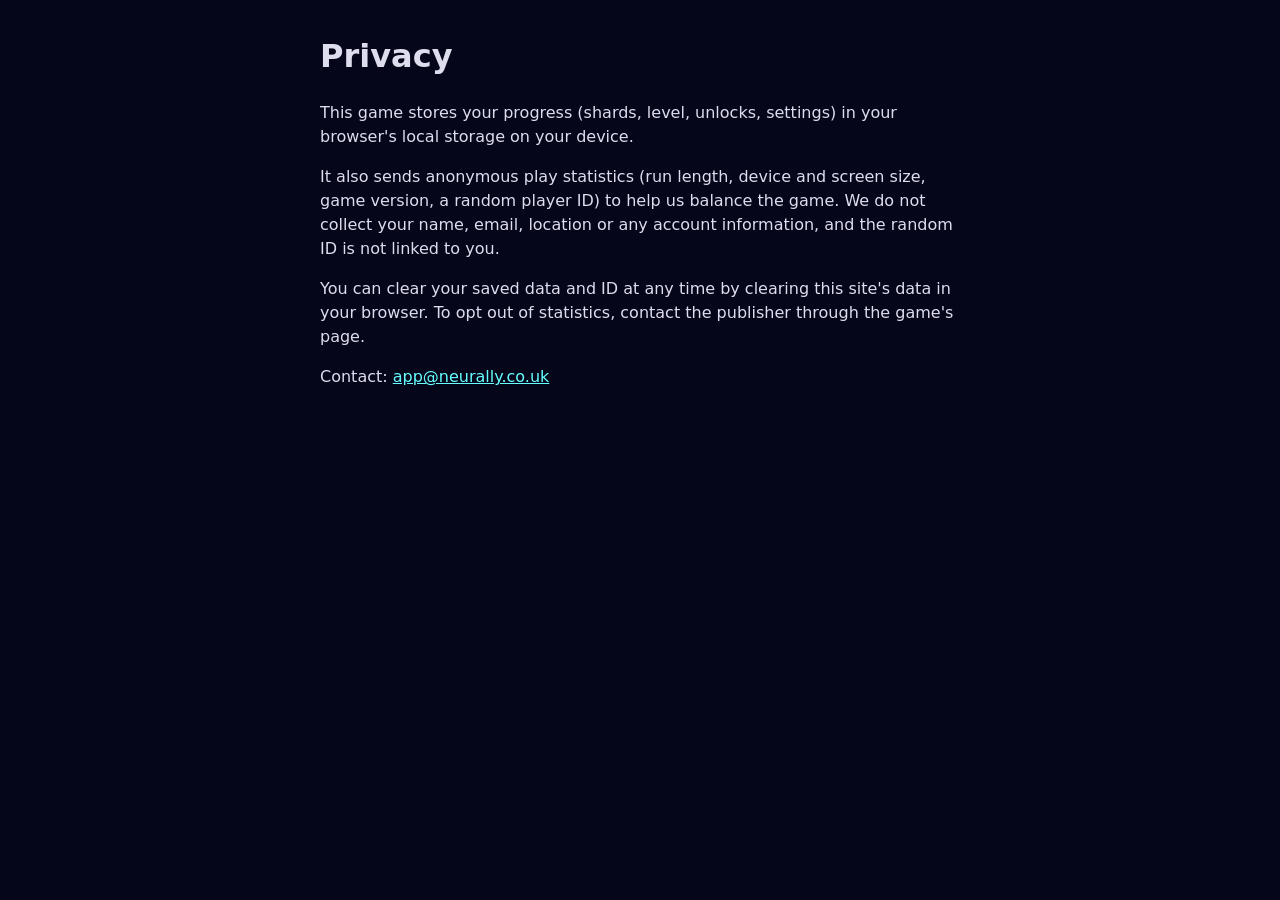
<file: play/privacy.html>
<!DOCTYPE html>
<html lang="en"><head><meta charset="utf-8"><meta name="viewport" content="width=device-width, initial-scale=1">
<title>Neon Bullseye - Privacy</title>
<style>body{font:16px/1.5 system-ui,sans-serif;max-width:640px;margin:2em auto;padding:0 1em;background:#06061a;color:#dde}a{color:#6ff}</style></head>
<body><h1>Privacy</h1>
<p>This game stores your progress (shards, level, unlocks, settings) in your browser's local storage on your device.</p>
<p>It also sends anonymous play statistics (run length, device and screen size, game version, a random player ID) to help us balance the game. We do not collect your name, email, location or any account information, and the random ID is not linked to you.</p>
<p>You can clear your saved data and ID at any time by clearing this site's data in your browser. To opt out of statistics, contact the publisher through the game's page.</p>
<p>Contact: <a href="mailto:app@neurally.co.uk">app@neurally.co.uk</a></p></body></html>
</file>
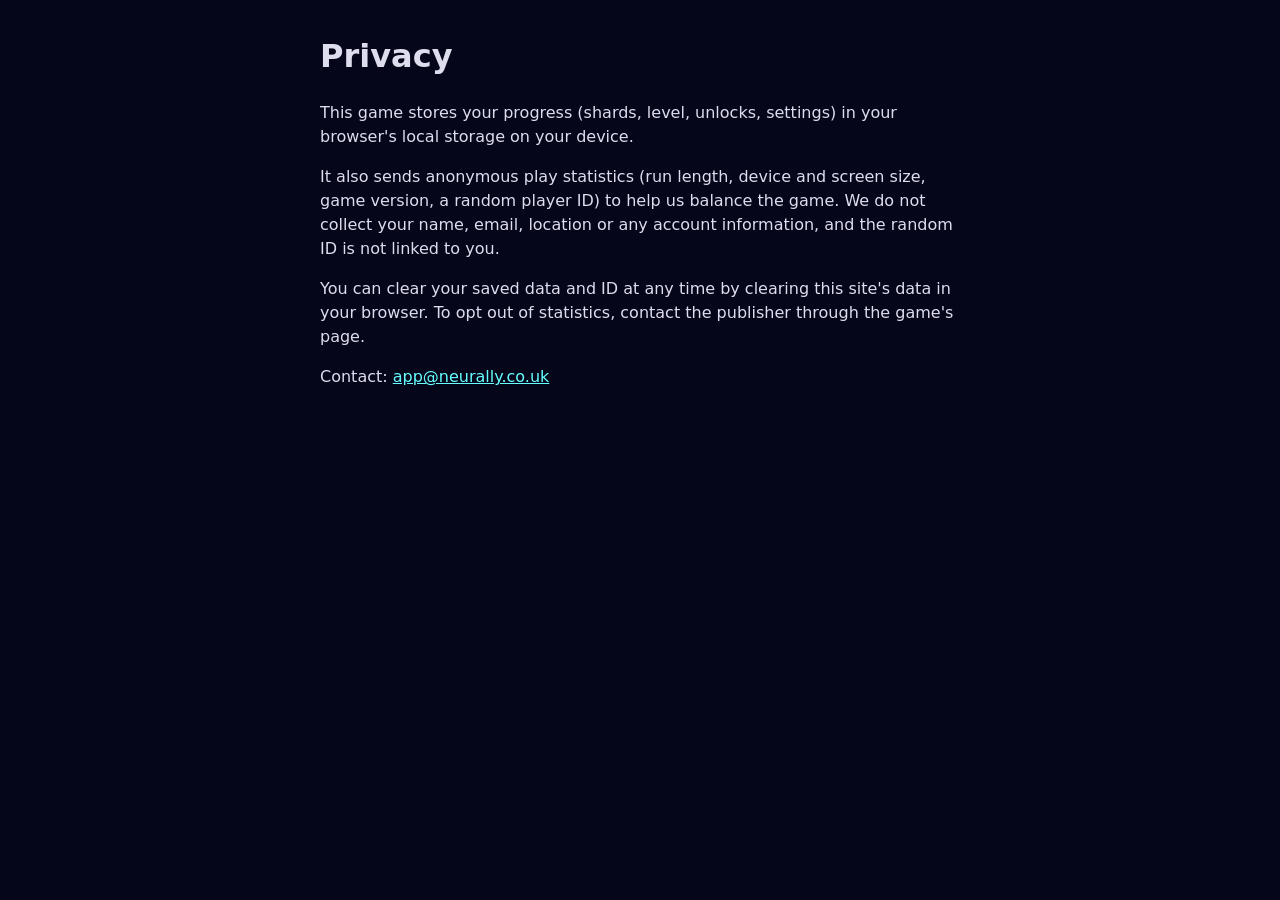
<file: play/cg/privacy.html>
<!DOCTYPE html>
<html lang="en"><head><meta charset="utf-8"><meta name="viewport" content="width=device-width, initial-scale=1">
<title>Bullseye - Privacy</title>
<style>body{font:16px/1.5 system-ui,sans-serif;max-width:640px;margin:2em auto;padding:0 1em;background:#06061a;color:#dde}a{color:#6ff}</style></head>
<body><h1>Privacy</h1>
<p>This game stores your progress (shards, level, unlocks, settings) in your browser's local storage on your device.</p>
<p>It also sends anonymous play statistics (run length, device and screen size, game version, a random player ID) to help us balance the game. We do not collect your name, email, location or any account information, and the random ID is not linked to you.</p>
<p>You can clear your saved data and ID at any time by clearing this site's data in your browser. To opt out of statistics, contact the publisher through the game's page.</p>
<p>Contact: <a href="mailto:app@neurally.co.uk">app@neurally.co.uk</a></p></body></html>
</file>
